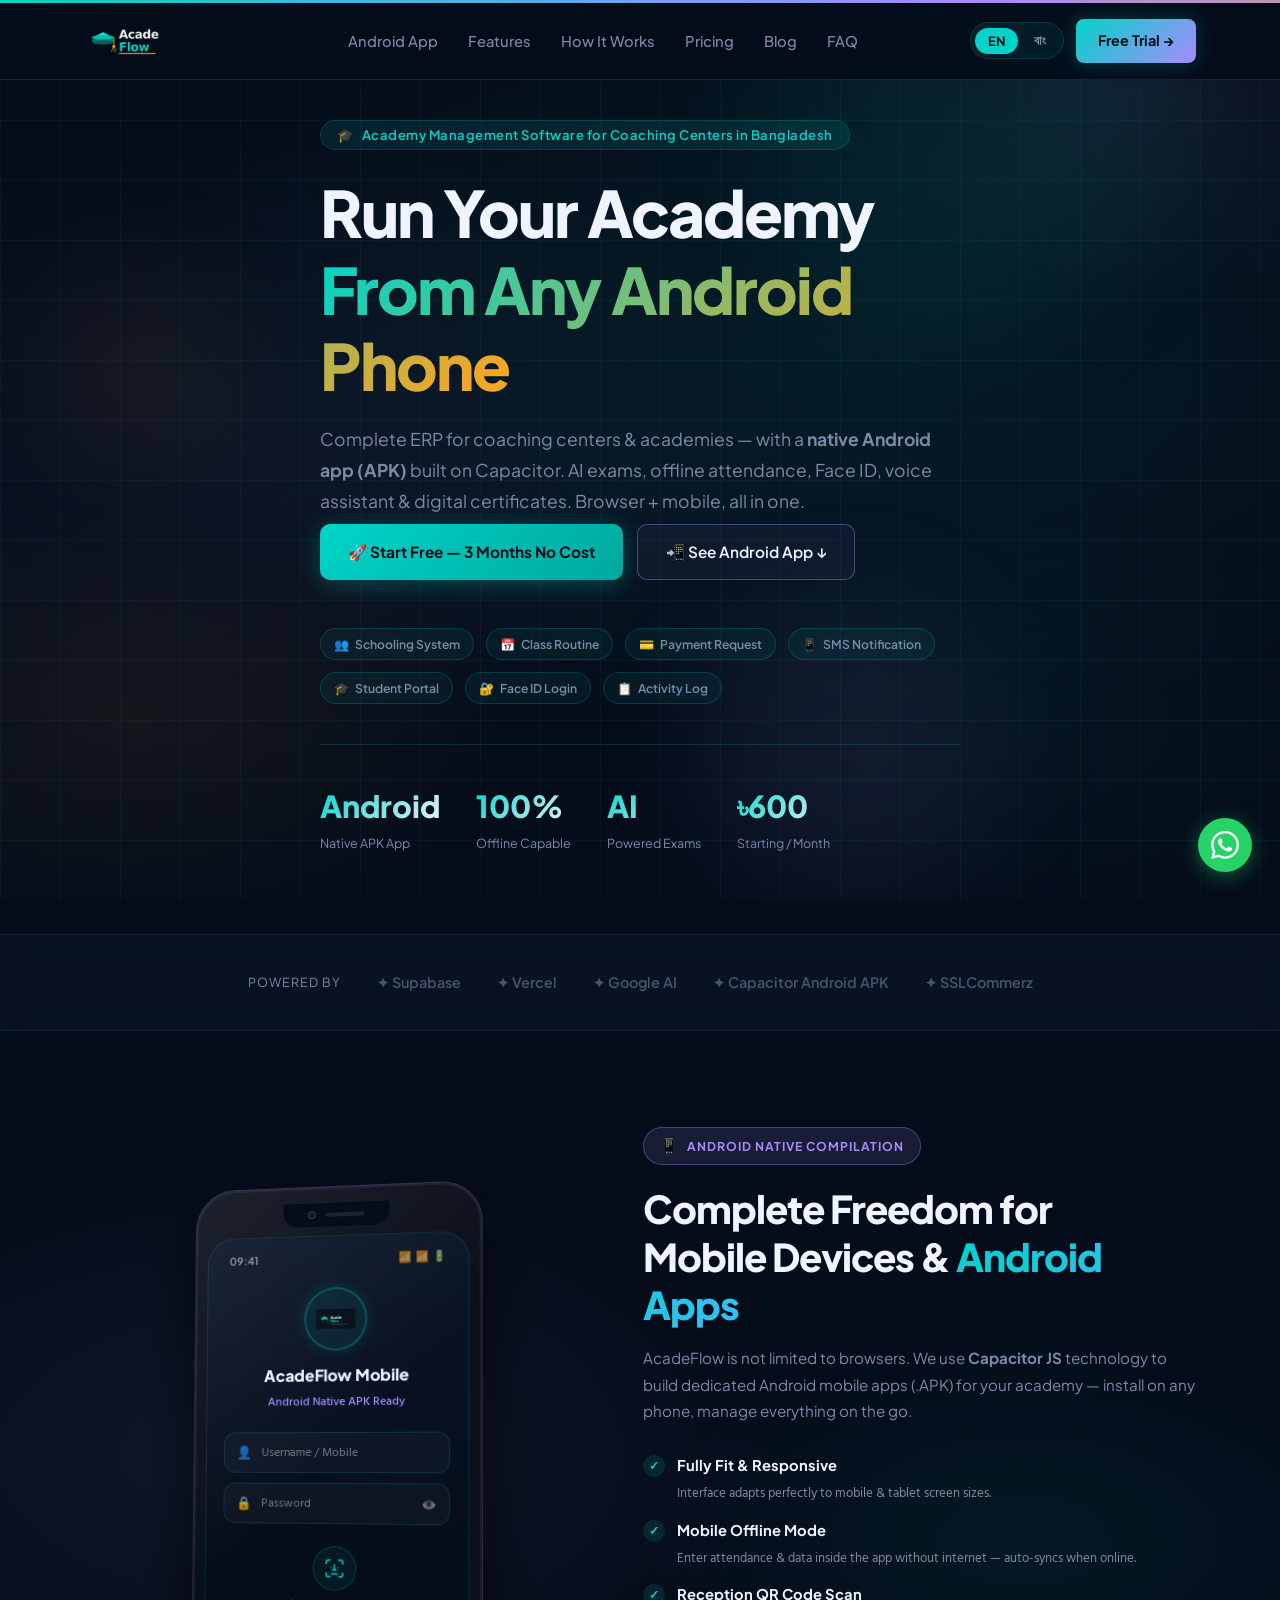
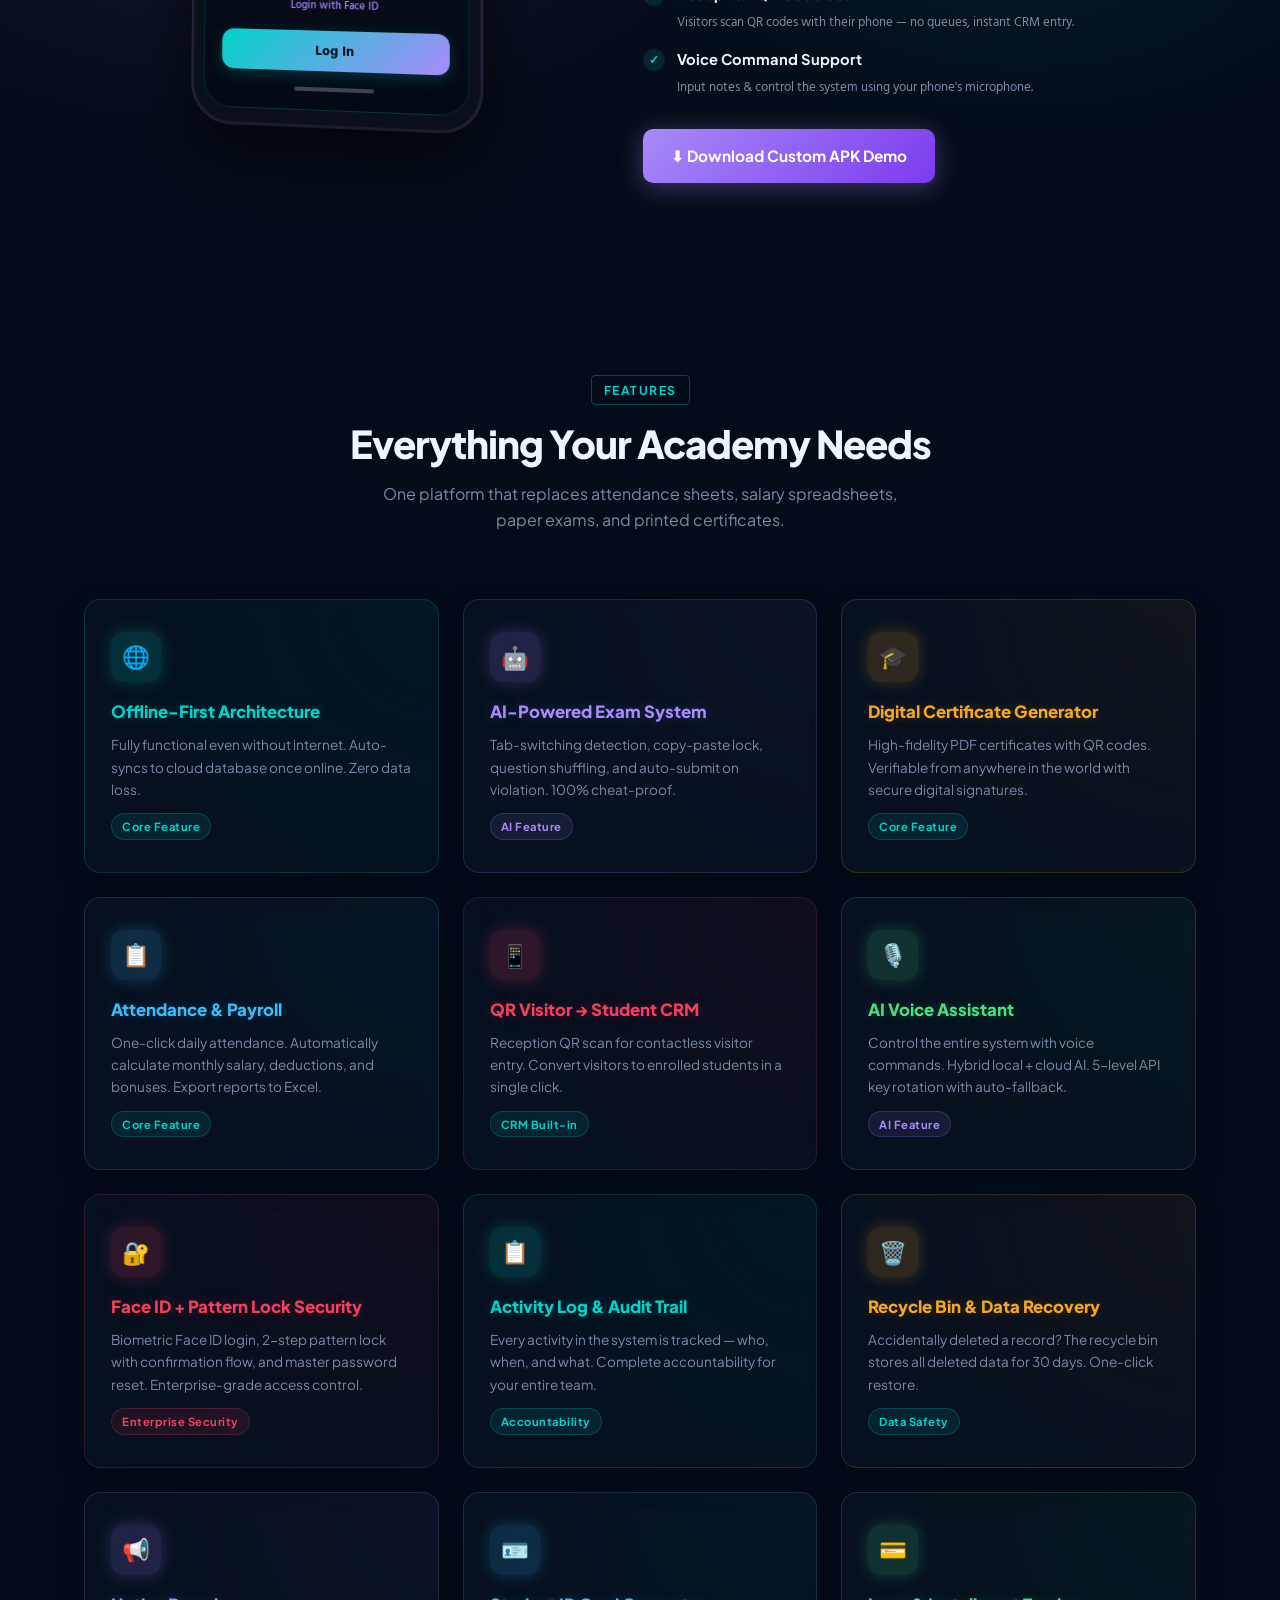
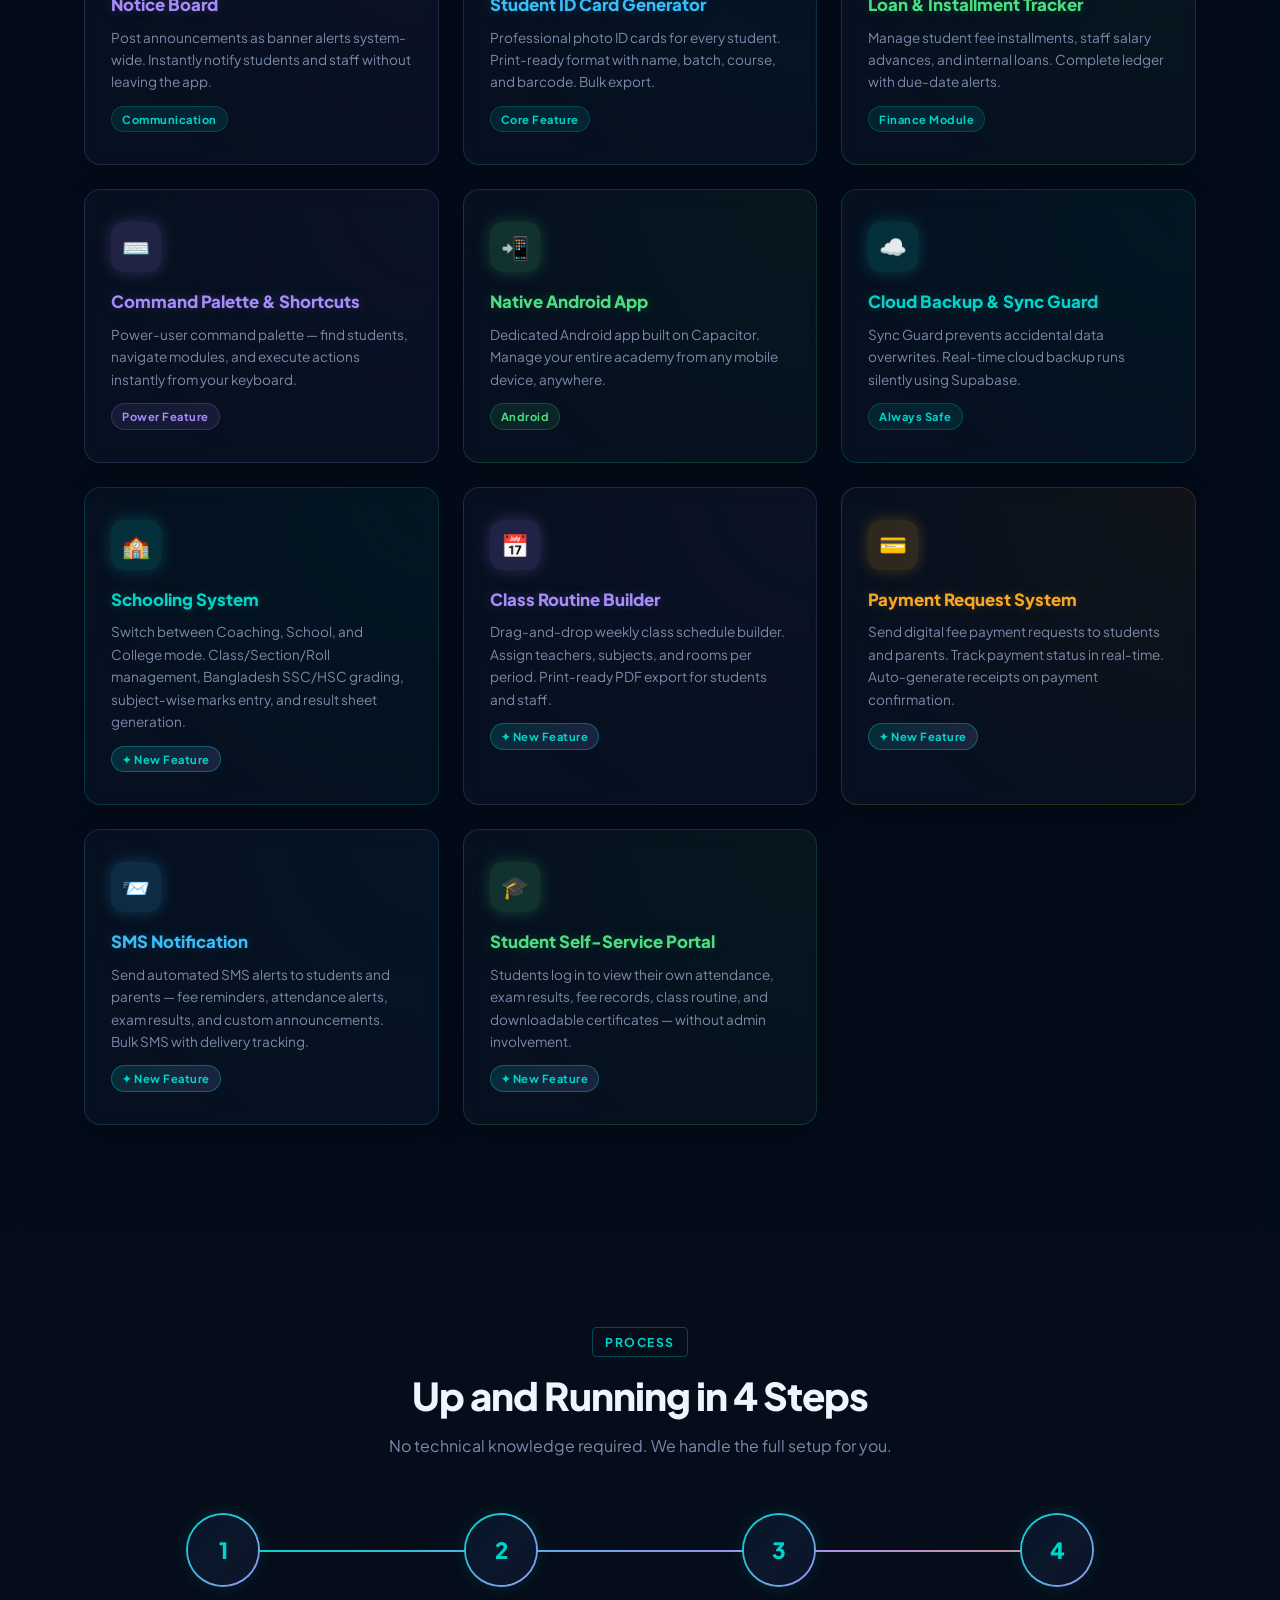
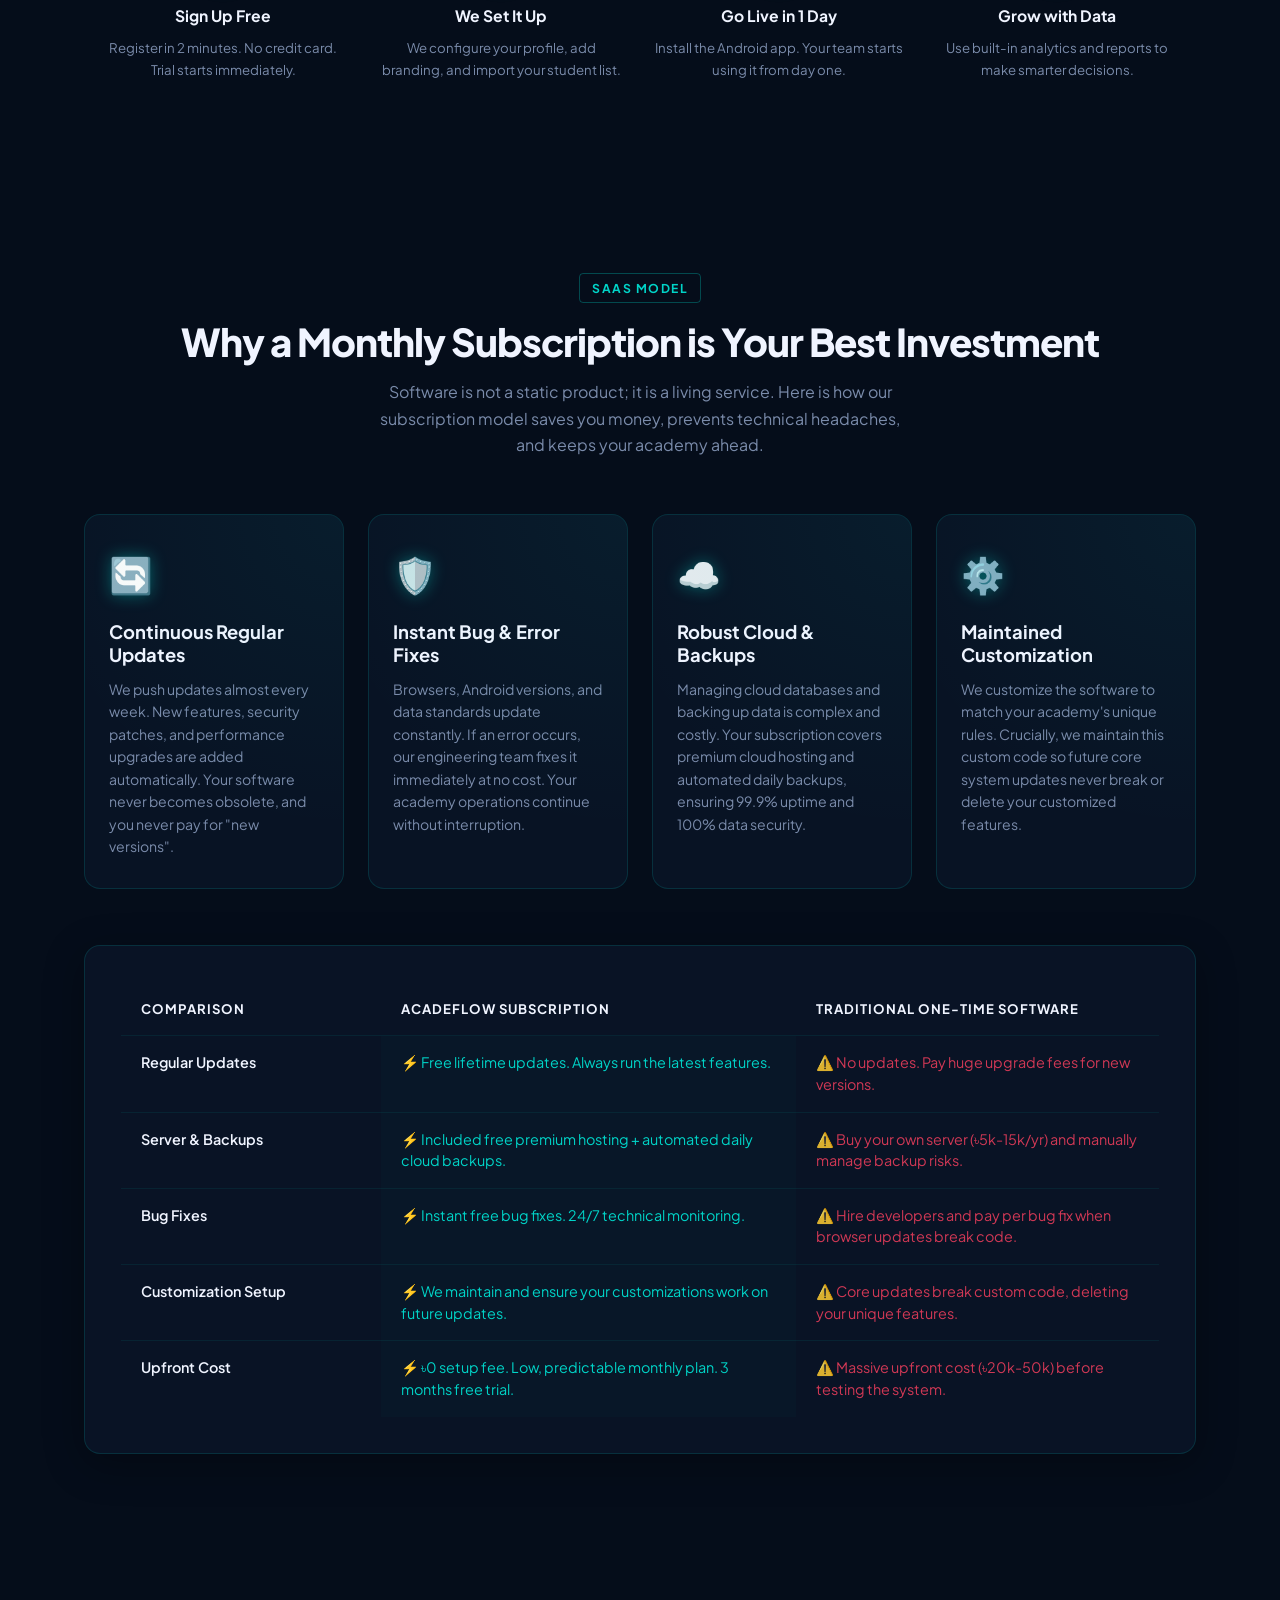
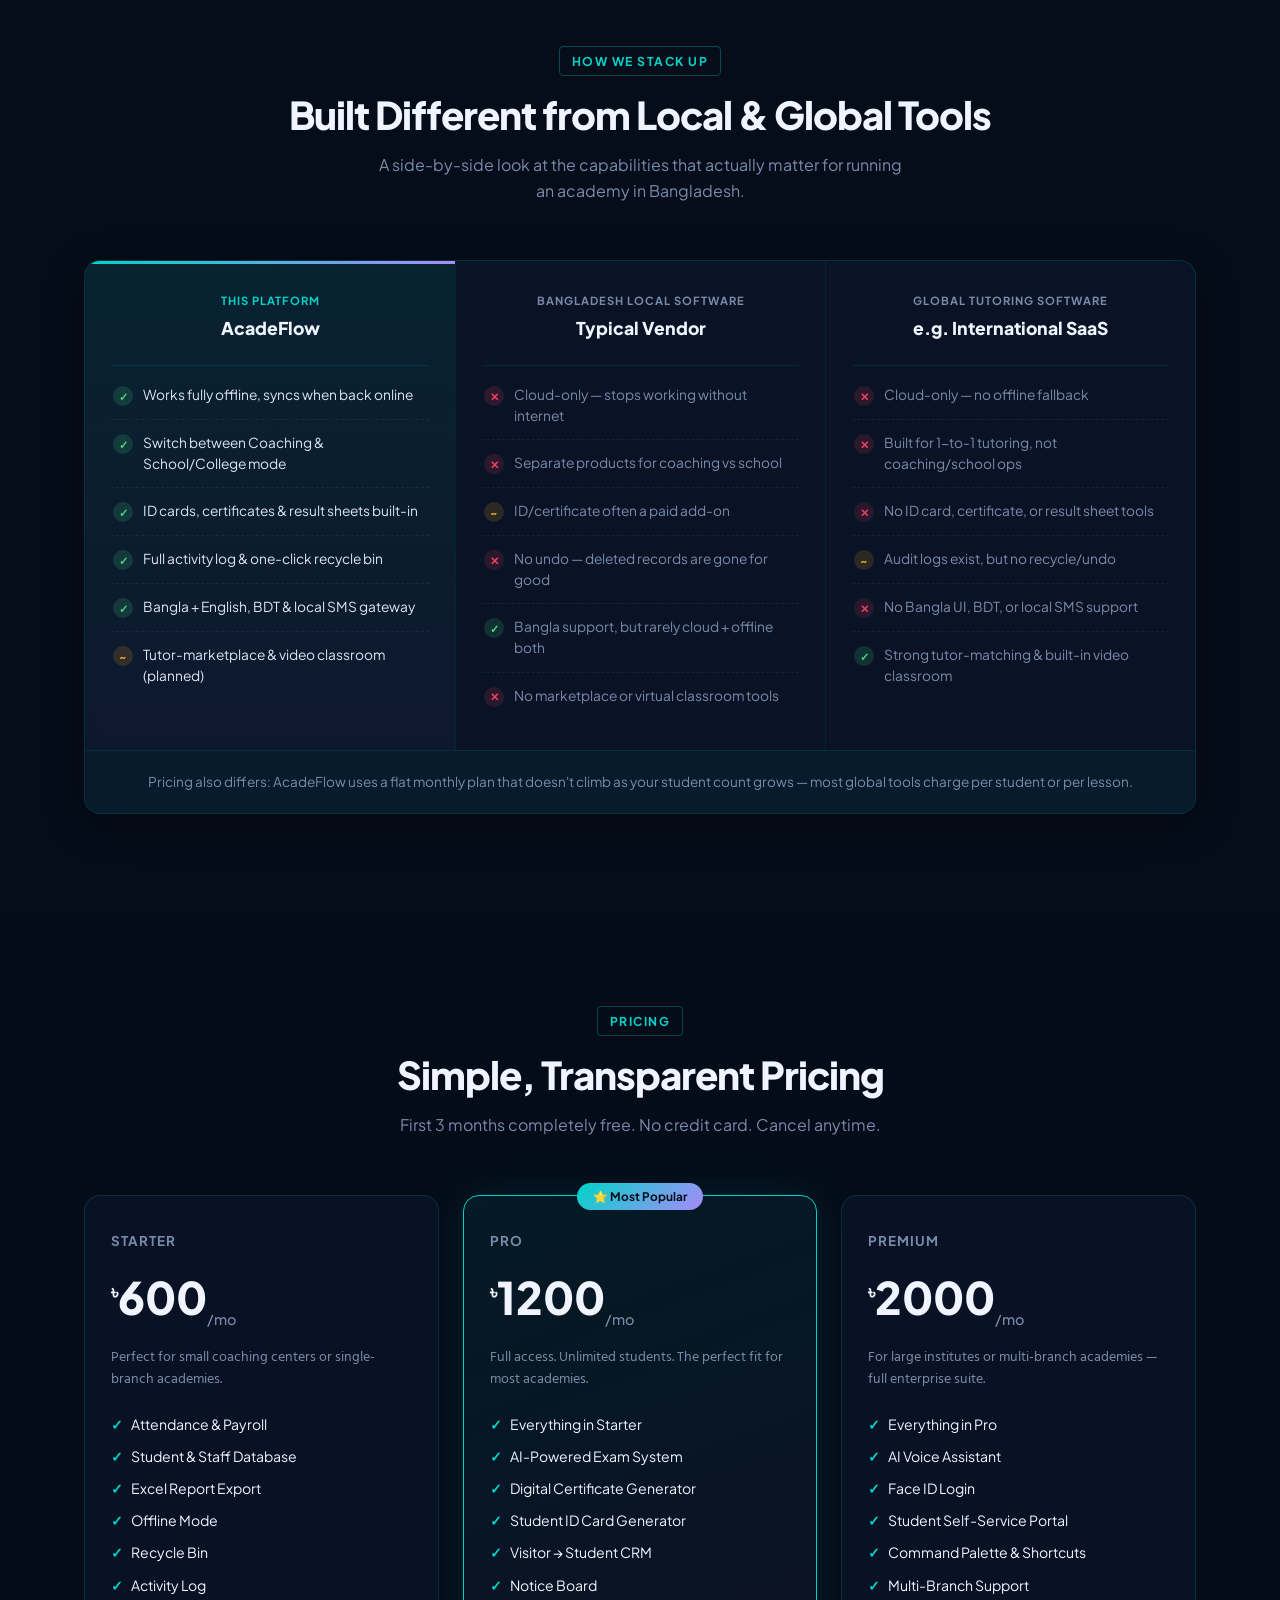
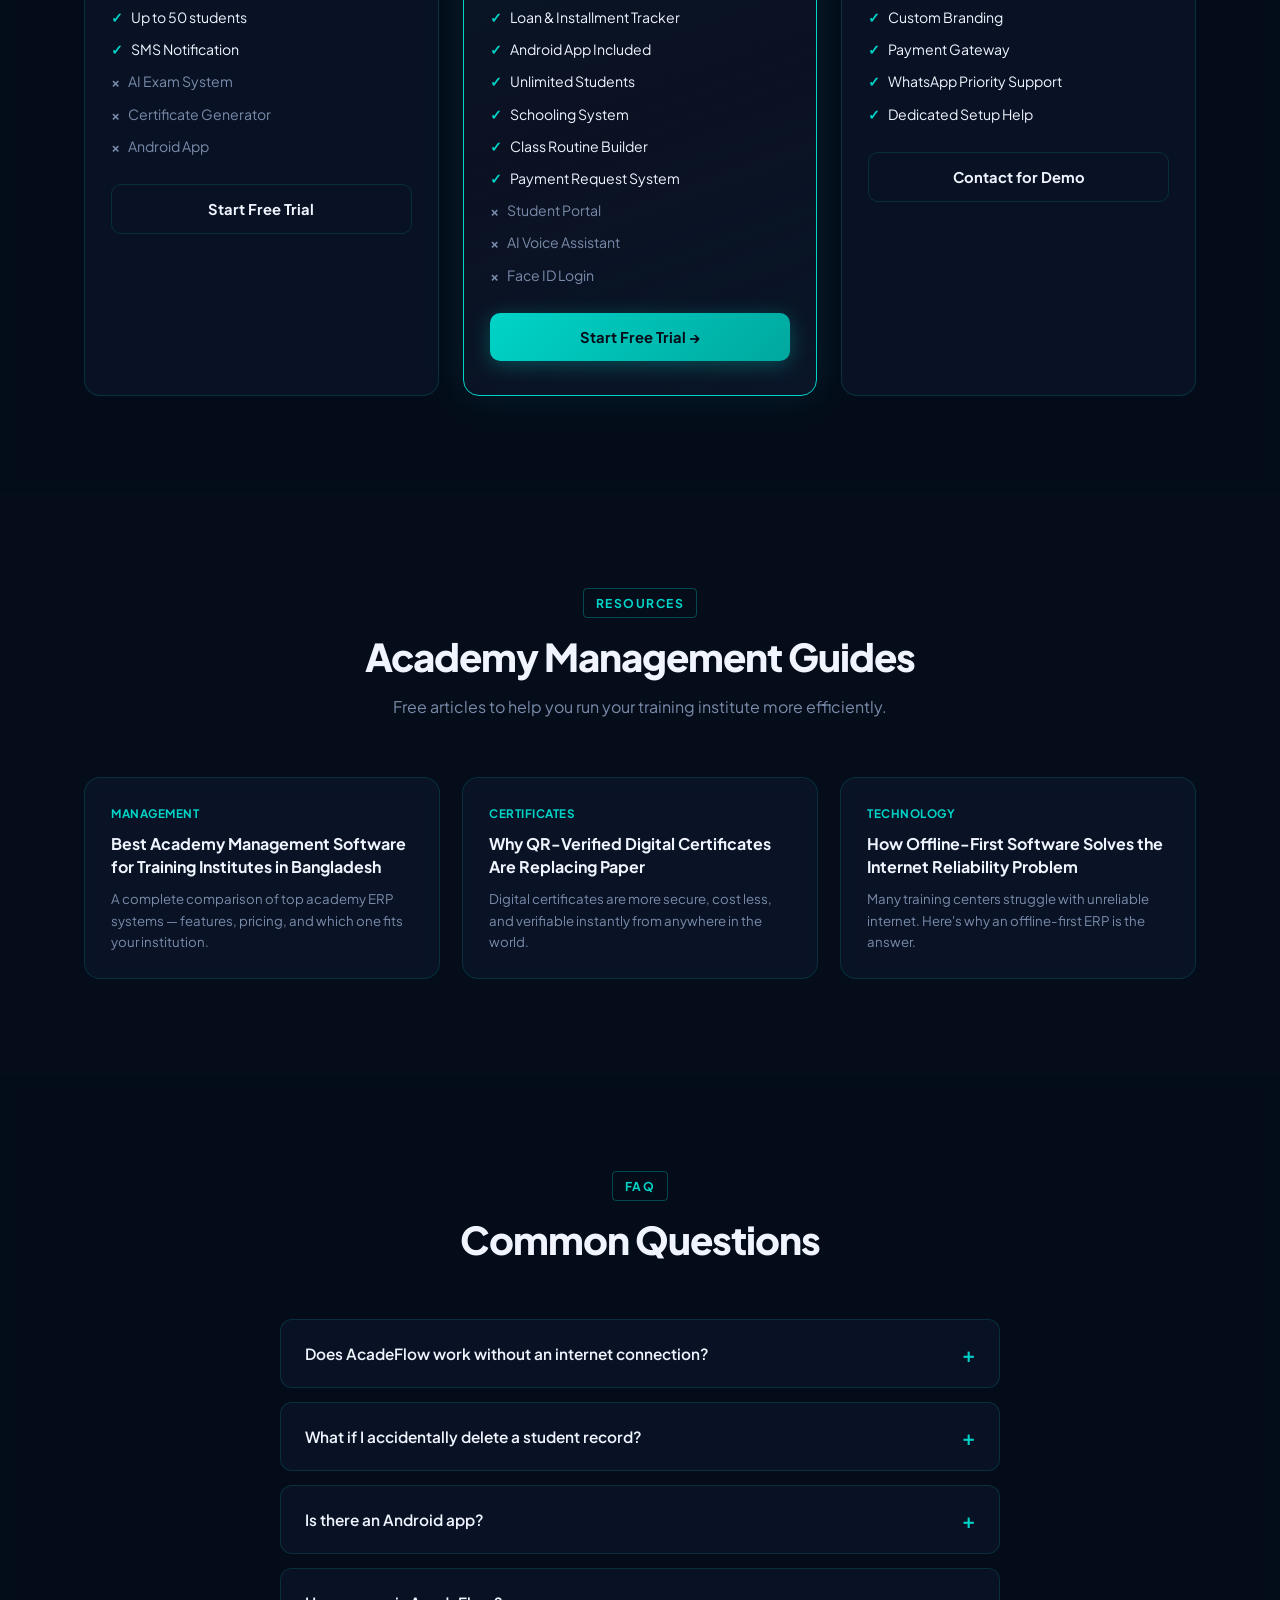
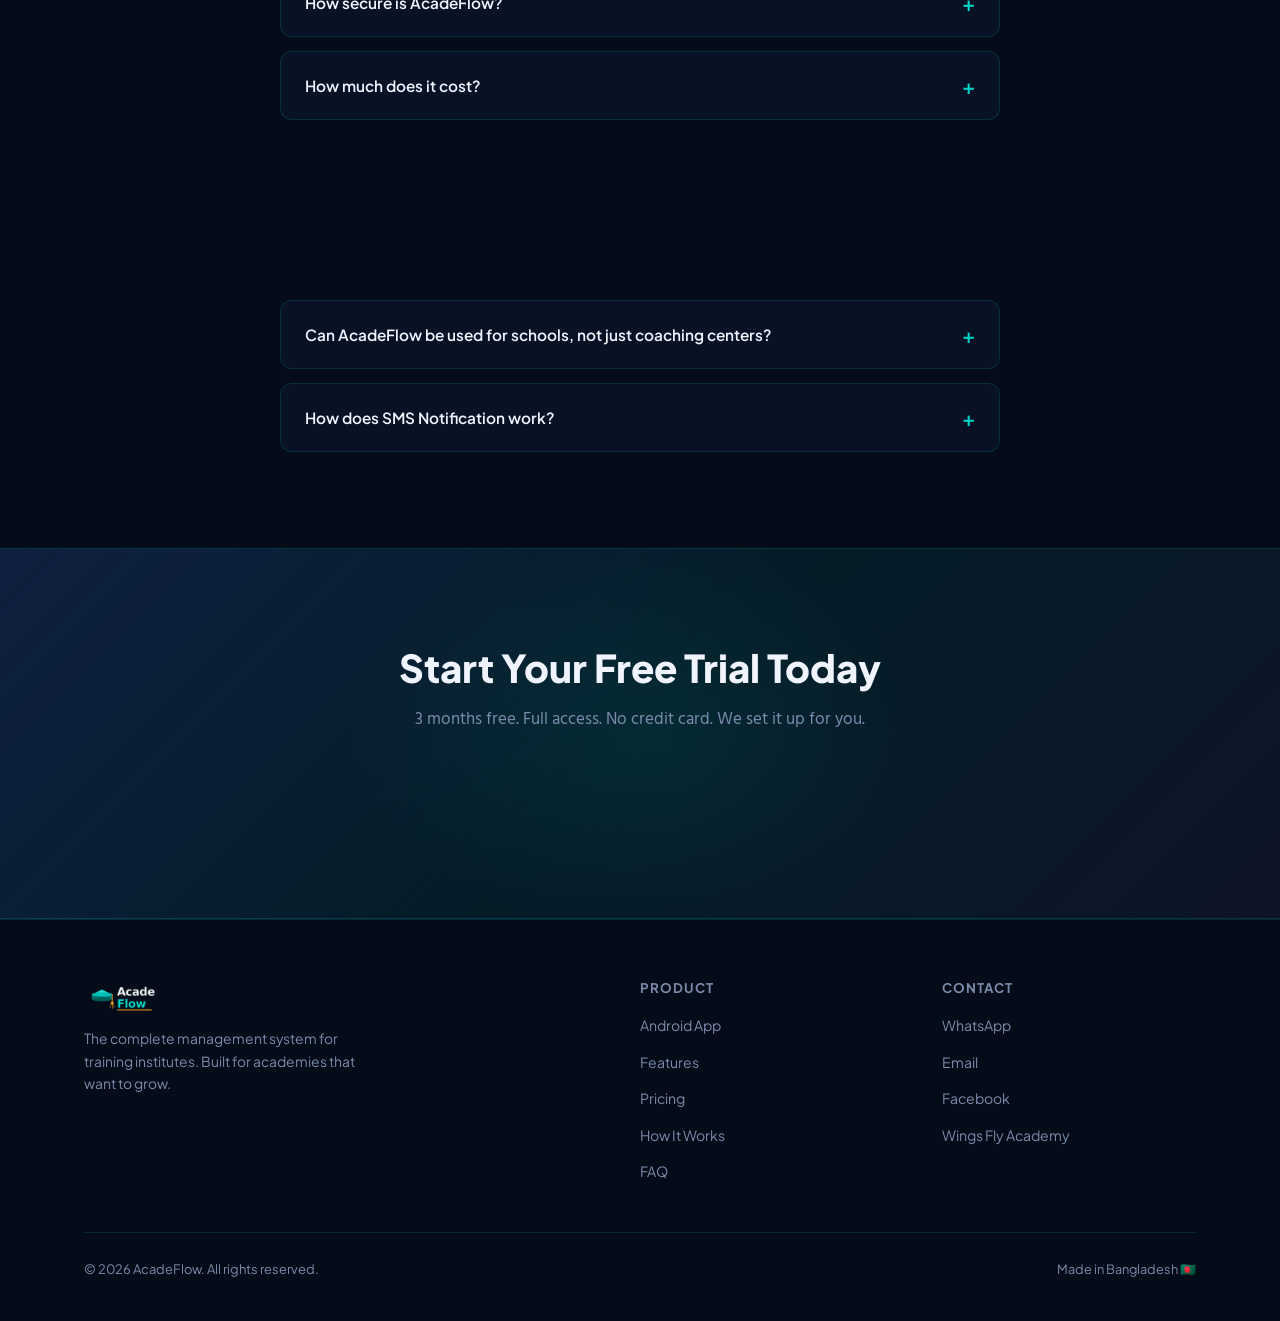
<file: index.html>
<!DOCTYPE html>
<html lang="en">
<head>
  <meta charset="UTF-8" />
  <meta name="viewport" content="width=device-width, initial-scale=1.0" />
  <title>AcadeFlow — Next-Gen AI-Powered Academy Management ERP</title>
  <meta name="description" content="AcadeFlow — Next-gen academy &amp; school management ERP with native Android app. Schooling system, class routine, payment requests, SMS notifications, student portal, offline attendance, AI exams, Face ID &amp; digital certificates. Free 3-month trial." />
  <meta name="keywords" content="academy management software, school management software, coaching center ERP, class routine software, sms notification academy, student portal, payment request academy, academy ERP apk, android academy management app, offline academy software" />
  <meta name="robots" content="index, follow" />
  <link rel="canonical" href="https://acade-flow.vercel.app/" />
  <link rel="icon" type="image/x-icon" href="/favicon.ico" />
  <link rel="icon" type="image/png" sizes="16x16" href="/favicon-16.png" />
  <link rel="icon" type="image/png" sizes="32x32" href="/favicon-32.png" />
  <link rel="icon" type="image/png" sizes="48x48" href="/favicon-48.png" />
  <link rel="icon" type="image/png" sizes="96x96" href="/favicon-96.png" />
  <link rel="icon" type="image/png" sizes="144x144" href="/favicon-144.png" />
  <link rel="icon" type="image/png" sizes="192x192" href="/favicon-192.png" />
  <link rel="apple-touch-icon" sizes="180x180" href="/apple-touch-icon.png" />
  <link rel="manifest" href="/site.webmanifest" />
  <meta name="theme-color" content="#050d1a" />
  <meta property="og:title" content="AcadeFlow — Next-Gen AI-Powered Academy Management ERP" />
  <meta property="og:description" content="Run your coaching center or academy from browser or Android phone. Native APK, offline mode, AI exams, Face ID &amp; voice assistant — all in one ERP." />
  <meta property="og:type" content="website" />
  <meta property="og:url" content="https://acade-flow.vercel.app/" />
  <meta property="og:locale" content="en_US" />
  <meta property="og:image" content="https://acade-flow.vercel.app/og-image.png" />
  <meta property="og:image:width" content="1200" />
  <meta property="og:image:height" content="630" />
  <meta property="og:image:alt" content="AcadeFlow — Academy Management System" />
  <meta property="og:site_name" content="AcadeFlow" />
  <meta name="twitter:card" content="summary_large_image" />
  <meta name="twitter:title" content="AcadeFlow — Next-Gen AI-Powered Academy Management ERP" />
  <meta name="twitter:description" content="Native Android APK for coaching centers &amp; academies worldwide. Offline-first, AI-powered." />
  <meta name="twitter:image" content="https://acade-flow.vercel.app/og-image.png" />
  <script type="application/ld+json">
  {
    "@context": "https://schema.org",
    "@type": "SoftwareApplication",
    "name": "AcadeFlow Academy ERP",
    "applicationCategory": "BusinessApplication",
    "operatingSystem": "Android, Web",
    "offers": {
      "@type": "Offer",
      "price": "10",
      "priceCurrency": "USD",
      "description": "Starting from $10/month after 3-month free trial"
    },
    "description": "Complete academy management system for coaching centers & schools worldwide with native Android app, offline mode, AI exams, and Face ID login.",
    "featureList": "Native Android APK, Offline Mode, AI Exams, Face ID, Voice Assistant, Digital Certificates, Attendance, Payroll, Schooling System, Class Routine Builder, Payment Request, SMS Notification, Student Portal",
    "provider": {
      "@type": "Organization",
      "name": "AcadeFlow",
      "url": "https://acade-flow.vercel.app/"
    }
  }
  </script>
  <script type="application/ld+json">
  {
    "@context": "https://schema.org",
    "@type": "Organization",
    "name": "AcadeFlow",
    "url": "https://acade-flow.vercel.app/",
    "logo": "https://acade-flow.vercel.app/acadeflow_logo.png",
    "description": "Academy management ERP for coaching centers and training institutes worldwide, with native Android app, offline mode, AI exams, and Face ID security.",
    "areaServed": "Worldwide",
    "sameAs": [
      "https://wingsflyaviationacademy.com",
      "https://www.facebook.com/profile.php?id=61591064115325"
    ],
    "contactPoint": {
      "@type": "ContactPoint",
      "contactType": "customer support",
      "url": "https://wa.me/8801990111804",
      "areaServed": "Worldwide",
      "availableLanguage": ["en", "bn"]
    }
  }
  </script>
  <script type="application/ld+json">
  {
    "@context": "https://schema.org",
    "@type": "FAQPage",
    "mainEntity": [
      {
        "@type": "Question",
        "name": "Does AcadeFlow work without an internet connection?",
        "acceptedAnswer": {
          "@type": "Answer",
          "text": "Yes — fully offline-first. Attendance, exams, salary — everything works without internet. Data auto-syncs to cloud the moment you reconnect."
        }
      },
      {
        "@type": "Question",
        "name": "What if I accidentally delete a student record?",
        "acceptedAnswer": {
          "@type": "Answer",
          "text": "Nothing is permanently lost. The built-in Recycle Bin holds all deleted records for 30 days. One-click restore — students, payments, staff records, everything."
        }
      },
      {
        "@type": "Question",
        "name": "Is there an Android app?",
        "acceptedAnswer": {
          "@type": "Answer",
          "text": "Yes. Pro and Premium subscribers get a native Android app. Manage your entire academy from any Android phone, anywhere."
        }
      },
      {
        "@type": "Question",
        "name": "How secure is AcadeFlow?",
        "acceptedAnswer": {
          "@type": "Answer",
          "text": "Very. Three independent layers — Face ID biometric login, 2-step Pattern Lock, and master password. Every action is logged in the Activity Audit Trail."
        }
      },
      {
        "@type": "Question",
        "name": "How much does it cost?",
        "acceptedAnswer": {
          "@type": "Answer",
          "text": "First 3 months are completely free — no credit card, no hidden fees. After that, plans start from just ৳600/month."
        }
      },
      {
        "@type": "Question",
        "name": "Why is there a monthly subscription fee instead of a one-time purchase?",
        "acceptedAnswer": {
          "@type": "Answer",
          "text": "Academy software requires continuous servers, automatic backups, and developer support. Our subscription fee covers high-speed hosting, daily cloud backups, regular updates with new features, and instant priority developer support."
        }
      },
      {
        "@type": "Question",
        "name": "Who handles the technical setup?",
        "acceptedAnswer": {
          "@type": "Answer",
          "text": "We do. No technical knowledge needed on your part. Premium plan includes dedicated WhatsApp priority support."
        }
      }
    ]
  }
  </script>
  <link rel="preconnect" href="https://fonts.googleapis.com" />
  <link rel="preconnect" href="https://fonts.gstatic.com" crossorigin />
  <link rel="preload" as="style" href="https://fonts.googleapis.com/css2?family=Plus+Jakarta+Sans:wght@400;500;600;700;800;900&family=Hind+Siliguri:wght@400;500;600;700&display=optional" />
  <link rel="stylesheet" href="https://fonts.googleapis.com/css2?family=Plus+Jakarta+Sans:wght@400;500;600;700;800;900&family=Hind+Siliguri:wght@400;500;600;700&display=optional" media="print" onload="this.media='all'" />
  <noscript>
    <link rel="stylesheet" href="https://fonts.googleapis.com/css2?family=Plus+Jakarta+Sans:wght@400;500;600;700;800;900&family=Hind+Siliguri:wght@400;500;600;700&display=optional" />
  </noscript>

  <style>
/* ============================================================
   AcadeFlow — SOURCE CSS FILE
   This file is NOT linked directly from any HTML page.
   It is inlined into <style> tags in Index.html and every
   blog/*/index.html page at build time, to avoid an extra
   render-blocking network request (which was costing real
   PageSpeed points).

   HOW TO EDIT:
   1. Make your changes in this file.
   2. Run: python3 inline-css.py
      (re-inlines this file into all 4 HTML pages automatically)
   3. Deploy.
   ============================================================ */

    :root {
      --navy:#050d1a; --navy2:#0a1628; --navy3:#0f2040;
      --teal:#00d4c8; --teal2:#00a89e; --amber:#f5a623;
      --purple:#a78bfa; --rose:#f43f5e; --sky:#38bdf8; --green:#4ade80;
      --white:#f0f4ff; --muted:#7a8baa; --border:rgba(0,212,200,0.15);
      --font-en:'Plus Jakarta Sans',sans-serif; --font-bn:'Hind Siliguri',sans-serif;
      --radius:16px;
    }
    *,*::before,*::after{box-sizing:border-box;margin:0;padding:0;}
    html{scroll-behavior:smooth;}
    body{background:#050d1a;color:#f0f4ff;font-family:'Plus Jakarta Sans',sans-serif;line-height:1.65;overflow-x:hidden;}
    h1,h2,h3,h4{font-weight:800;line-height:1.2;}
    .bn{font-family:'Hind Siliguri',sans-serif;}
    .container{max-width:1160px;margin:0 auto;padding:0 24px;}
    section{padding:96px 0;}

    /* CURSOR TRAIL */
    .cursor-particle{position:fixed;pointer-events:none;border-radius:50%;z-index:99997;animation:particleFade 0.8s ease forwards;}
    @keyframes particleFade{0%{opacity:1;transform:scale(1);}100%{opacity:0;transform:scale(0);}}

    /* COLOR BAR */
    .color-bar{height:3px;background:linear-gradient(90deg,#00d4c8,#a78bfa,#f5a623,#f43f5e,#38bdf8);background-size:300% auto;animation:gradShift 6s ease infinite;position:fixed;top:0;left:0;right:0;z-index:1001;}
    @keyframes gradShift{0%{background-position:0% center;}50%{background-position:100% center;}100%{background-position:0% center;}}

    /* SPLASH */
    .splash{position:fixed;inset:0;background:radial-gradient(circle at center,#0a1728 0%,#02050a 100%);display:flex;align-items:center;justify-content:center;z-index:10000;flex-direction:column;gap:20px;}
    .splash-ring{position:relative;width:260px;height:260px;}
    .ring1{position:absolute;inset:0;border-radius:50%;border:3px solid transparent;border-top-color:#00d4c8;animation:spin 2s linear infinite;box-shadow:0 0 40px rgba(0,212,200,0.5);}
    .ring2{position:absolute;inset:-14px;border-radius:50%;border:2px solid transparent;border-bottom-color:#a78bfa;animation:spin 3s linear infinite reverse;}
    @keyframes spin{to{transform:rotate(360deg);}}
    @keyframes pulse{0%,100%{filter:drop-shadow(0 0 20px rgba(0,212,200,0.6));}50%{filter:drop-shadow(0 0 40px rgba(0,212,200,0.95));}}
    .splash-title{font-size:1.9rem;font-weight:800;background:linear-gradient(135deg,#00d4c8,#f0f4ff,#a78bfa);-webkit-background-clip:text;-webkit-text-fill-color:transparent;animation:fadeUp 0.8s ease 0.3s both;}
    .splash-sub{font-size:0.92rem;color:#7a8baa;font-family:'Hind Siliguri',sans-serif;animation:fadeUp 0.8s ease 0.6s both;}
    .splash-btn{background:linear-gradient(135deg,#00d4c8,#a78bfa);color:#050d1a;font-weight:700;padding:13px 34px;border:none;border-radius:10px;cursor:pointer;font-size:0.98rem;font-family:'Plus Jakarta Sans',sans-serif;position:relative;overflow:hidden;animation:fadeUp 0.8s ease 0.9s both;transition:transform 0.2s;}
    .splash-btn:hover{transform:scale(1.05);}
    .btn-shine{position:absolute;inset:0;background:linear-gradient(135deg,transparent,rgba(255,255,255,0.18),transparent);animation:shine 2s ease-in-out infinite;}
    @keyframes shine{0%{transform:translateX(-100%);}100%{transform:translateX(200%);}}
    @keyframes fadeUp{from{opacity:0;transform:translateY(20px);}to{opacity:1;transform:translateY(0);}}
    .splash-particles{position:absolute;inset:0;pointer-events:none;overflow:hidden;}

    /* NAV */
    nav{position:fixed;top:0;left:0;right:0;z-index:999;background:rgba(5,13,26,0.92);backdrop-filter:blur(16px);border-bottom:1px solid rgba(0,212,200,0.15);margin-top:3px;}
    .nav-inner{display:flex;align-items:center;justify-content:space-between;height:76px;max-width:1160px;margin:0 auto;padding:0 24px;}
    .logo{text-decoration:none;display:flex;align-items:center;}
    .logo img{height:38px;width:auto;display:block;}
    .nav-links{display:flex;gap:30px;list-style:none;}
    .nav-links a{color:#7a8baa;text-decoration:none;font-size:0.92rem;font-weight:500;transition:color 0.2s;}
    .nav-links a:hover{color:#00d4c8;}
    .nav-right{display:flex;align-items:center;gap:12px;}
    .lang-toggle{display:flex;align-items:center;gap:3px;background:rgba(0,212,200,0.08);border:1px solid rgba(0,212,200,0.15);border-radius:100px;padding:4px;}
    .lang-btn{background:none;border:none;cursor:pointer;padding:5px 13px;border-radius:100px;font-size:0.8rem;font-weight:700;color:#7a8baa;font-family:'Plus Jakarta Sans',sans-serif;transition:all 0.2s;}
    .lang-btn.active{background:#00d4c8;color:#050d1a;}
    .nav-cta{background:linear-gradient(135deg,#00d4c8,#a78bfa);color:#050d1a;font-weight:700;padding:10px 22px;border-radius:8px;text-decoration:none;font-size:0.9rem;transition:all 0.3s;box-shadow:0 0 20px rgba(0,212,200,0.25);}
    .nav-cta:hover{transform:translateY(-2px);box-shadow:0 0 30px rgba(0,212,200,0.5);}
    /* Lang visibility */
    [data-lang="en"] .only-bn{display:none!important;}
    [data-lang="bn"] .only-en{display:none!important;}

    /* MOBILE NAV TOGGLE */
    .nav-toggle{display:none;flex-direction:column;justify-content:center;gap:5px;width:38px;height:38px;background:rgba(0,212,200,0.08);border:1px solid rgba(0,212,200,0.15);border-radius:8px;cursor:pointer;padding:0;}
    .nav-toggle span{display:block;width:18px;height:2px;margin:0 auto;background:#00d4c8;border-radius:2px;transition:transform 0.25s ease,opacity 0.25s ease;}
    .nav-toggle[aria-expanded="true"] span:nth-child(1){transform:translateY(7px) rotate(45deg);}
    .nav-toggle[aria-expanded="true"] span:nth-child(2){opacity:0;}
    .nav-toggle[aria-expanded="true"] span:nth-child(3){transform:translateY(-7px) rotate(-45deg);}
    @media(max-width:800px){
      .nav-toggle{display:flex;}
      .nav-links{
        display:flex;position:fixed;top:76px;left:0;right:0;flex-direction:column;gap:0;
        background:rgba(5,13,26,0.98);backdrop-filter:blur(16px);border-bottom:1px solid rgba(0,212,200,0.15);
        max-height:0;overflow:hidden;padding:0 24px;transition:max-height 0.3s ease,padding 0.3s ease;
      }
      .nav-links.open{max-height:420px;padding:12px 24px 20px;}
      .nav-links li{width:100%;border-bottom:1px solid rgba(0,212,200,0.15);}
      .nav-links li:last-child{border-bottom:none;}
      .nav-links a{display:block;padding:14px 4px;font-size:1rem;}
    }

    /* GLOBAL BACKGROUND */
    .global-bg {
      position: fixed;
      inset: 0;
      z-index: -1;
      pointer-events: none;
      overflow: hidden;
      background: #050d1a;
      background-image: 
        radial-gradient(ellipse 80% 60% at 65% 40%, rgba(0, 212, 200, 0.08) 0%, transparent 70%),
        radial-gradient(ellipse 50% 40% at 10% 80%, rgba(245, 166, 35, 0.06) 0%, transparent 60%),
        radial-gradient(ellipse 40% 40% at 90% 10%, rgba(167, 139, 250, 0.07) 0%, transparent 60%),
        radial-gradient(ellipse 60% 50% at 20% 50%, rgba(167, 139, 250, 0.05) 0%, transparent 70%),
        radial-gradient(ellipse 50% 40% at 80% 80%, rgba(0, 212, 200, 0.04) 0%, transparent 60%);
    }

    /* HERO */
    .hero{min-height:100vh;display:flex;align-items:center;padding:120px 0 80px;position:relative;overflow:hidden;}
    .hero-bg{position:absolute;inset:0;background:transparent;}
    .grid-lines{position:absolute;inset:0;background-image:linear-gradient(rgba(0,212,200,0.05) 1px,transparent 1px),linear-gradient(90deg,rgba(0,212,200,0.05) 1px,transparent 1px);background-size:60px 60px;animation:gridPulse 8s ease-in-out infinite;}
    @keyframes gridPulse{0%,100%{opacity:0.6;}50%{opacity:1;}}
    .orb{position:absolute;border-radius:50%;filter:blur(60px);animation:orbFloat 12s ease-in-out infinite;}
    .orb1{width:420px;height:420px;background:rgba(0,212,200,0.07);top:-100px;right:8%;}
    .orb2{width:300px;height:300px;background:rgba(167,139,250,0.07);bottom:0;right:22%;animation-delay:-4s;}
    .orb3{width:200px;height:200px;background:rgba(245,166,35,0.05);top:30%;left:3%;animation-delay:-8s;}
    @keyframes orbFloat{0%,100%{transform:translateY(0) scale(1);}50%{transform:translateY(-40px) scale(1.1);}}
    /* Flying planes */
    .plane{position:absolute;pointer-events:none;opacity:0;animation:fly1 30s linear infinite;display:flex;align-items:center;gap:8px;}
    .plane2{animation:fly2 40s linear infinite;animation-delay:15s;}
    .plane-emoji{font-size:18px;filter:drop-shadow(0 0 10px rgba(0,212,200,0.8));}
    .plane-trail{width:100px;height:1px;background:linear-gradient(to left,transparent,rgba(0,212,200,0.6));}
    @keyframes fly1{0%{left:-5%;top:22%;opacity:0;}5%{opacity:0.9;}90%{opacity:0.9;}100%{left:110%;top:9%;opacity:0;}}
    @keyframes fly2{0%{left:110%;top:65%;opacity:0;transform:scaleX(-1);}5%{opacity:0.5;}90%{opacity:0.5;}100%{left:-8%;top:48%;opacity:0;transform:scaleX(-1);}}
    /* Shooting stars */
    .star{position:absolute;width:90px;height:1px;pointer-events:none;background:linear-gradient(to right,transparent,#00d4c8);animation:shootStar 7s ease-in-out infinite;opacity:0;}
    @keyframes shootStar{0%{transform:translateX(-180px) rotate(-30deg);opacity:0;}10%{opacity:1;}40%{opacity:0;}100%{transform:translateX(380px) rotate(-30deg);opacity:0;}}
    .hero-content{position:relative;z-index:2;max-width:640px;}
    .eyebrow{display:inline-flex;align-items:center;gap:8px;background:rgba(0,212,200,0.1);border:1px solid rgba(0,212,200,0.15);border-radius:100px;padding:6px 16px;font-size:0.82rem;font-weight:600;color:#00d4c8;letter-spacing:0.5px;margin-bottom:24px;animation:pulseBadge 3s ease-in-out infinite;}
    .eyebrow::before{content:'🎓';}
    @keyframes pulseBadge{0%,100%{box-shadow:0 0 0 0 rgba(0,212,200,0.2);}50%{box-shadow:0 0 0 8px rgba(0,212,200,0);}}
    h1.hero-h1{font-size:clamp(2.4rem,5vw,4rem);letter-spacing:-2px;margin-bottom:20px;}
    h1.hero-h1 em{font-style:normal;background:linear-gradient(135deg,#00d4c8,#f5a623,#a78bfa);background-size:200% auto;-webkit-background-clip:text;-webkit-text-fill-color:transparent;animation:gradShift 4s ease infinite;}
    .hero-sub{font-size:1.1rem;color:#7a8baa;margin-bottom:8px;line-height:1.75;}
    .hero-sub-bn{font-family:'Hind Siliguri',sans-serif;font-size:0.97rem;color:rgba(120,139,170,0.8);margin-bottom:36px;}
    .hero-btns{display:flex;gap:14px;flex-wrap:wrap;margin-bottom:48px;}
    .btn-p{background:linear-gradient(135deg,#00d4c8,#00a89e);color:#050d1a;font-weight:700;padding:14px 28px;border-radius:10px;text-decoration:none;font-size:0.96rem;transition:all 0.3s;display:inline-flex;align-items:center;gap:8px;box-shadow:0 4px 24px rgba(0,212,200,0.3);position:relative;overflow:hidden;}
    .btn-p::before{content:'';position:absolute;inset:0;background:linear-gradient(135deg,transparent,rgba(255,255,255,0.15),transparent);transform:translateX(-100%);transition:transform 0.6s;}
    .btn-p:hover::before{transform:translateX(100%);}
    .btn-p:hover{transform:translateY(-3px);box-shadow:0 8px 32px rgba(0,212,200,0.5);}
    .btn-s{border:1px solid rgba(167,139,250,0.4);color:#f0f4ff;font-weight:600;padding:14px 28px;border-radius:10px;text-decoration:none;font-size:0.96rem;transition:all 0.3s;display:inline-flex;align-items:center;gap:8px;background:rgba(167,139,250,0.05);}
    .btn-s:hover{border-color:#a78bfa;color:#a78bfa;background:rgba(167,139,250,0.1);transform:translateY(-3px);}
    /* Hero security badges */
    .sec-badges{display:flex;gap:12px;flex-wrap:wrap;margin-bottom:40px;}
    .sec-badge{display:flex;align-items:center;gap:6px;background:rgba(0,212,200,0.06);border:1px solid rgba(0,212,200,0.18);border-radius:100px;padding:5px 13px;font-size:0.76rem;font-weight:600;color:#7a8baa;}
    .sec-badge .icon{color:#00d4c8;}
    .hero-stats{display:flex;gap:36px;padding-top:36px;border-top:1px solid rgba(0,212,200,0.15);}
    .stat-n{font-size:1.9rem;font-weight:900;background:linear-gradient(135deg,#00d4c8,#f0f4ff);-webkit-background-clip:text;-webkit-text-fill-color:transparent;}
    .stat-l{font-size:0.78rem;color:#7a8baa;margin-top:2px;}
    @media(max-width:600px){.hero-stats{flex-wrap:wrap;gap:20px;}.hero-btns{flex-direction:column;}}

    /* ANDROID SHOWCASE */
    .android-section{background:transparent;position:relative;overflow:hidden;}
    .android-section::before{content:'';position:absolute;inset:0;background:radial-gradient(ellipse 60% 50% at 20% 50%,rgba(167,139,250,0.08) 0%,transparent 70%),radial-gradient(ellipse 50% 40% at 80% 60%,rgba(0,212,200,0.06) 0%,transparent 60%);pointer-events:none;}
    .android-grid{display:grid;grid-template-columns:1fr 1.1fr;gap:56px;align-items:center;position:relative;z-index:1;}
    .phone-wrap{display:flex;justify-content:center;perspective:900px;position:relative;}
    .phone-mock{
      width:290px;
      background:#0a0f1a;
      border-radius:40px;
      padding:16px 12px;
      box-shadow:0 30px 70px rgba(0,0,0,0.7), 0 0 0 1px rgba(167,139,250,0.35), inset 0 0 0 2px rgba(255,255,255,0.06);
      transform:rotateY(-8deg) rotateX(2deg);
      transition:transform 0.5s ease, box-shadow 0.5s ease;
      position:relative;
      overflow:hidden;
    }
    .phone-mock:hover{transform:rotateY(0deg) rotateX(0deg);box-shadow:0 40px 90px rgba(0, 212, 200, 0.25), 0 0 0 1.5px rgba(0, 212, 200, 0.5);}
    
    /* Device Frame details */
    .phone-glare {
      position: absolute;
      top: 0;
      left: 0;
      width: 100%;
      height: 100%;
      background: linear-gradient(135deg, rgba(255,255,255,0.08) 0%, rgba(255,255,255,0) 50%);
      pointer-events: none;
      z-index: 10;
      border-radius: 40px;
    }
    .phone-btn {
      position: absolute;
      background: #1e293b;
      border-radius: 2px 0 0 2px;
      z-index: 1;
    }
    .phone-btn-vol-up { left: -3px; top: 90px; width: 3px; height: 35px; }
    .phone-btn-vol-down { left: -3px; top: 135px; width: 3px; height: 35px; }
    .phone-btn-power { right: -3px; top: 110px; width: 3px; height: 45px; border-radius: 0 2px 2px 0; }
    
    .phone-notch {
      width: 110px;
      height: 25px;
      background: #050d1a;
      border-radius: 0 0 16px 16px;
      margin: 0 auto 8px;
      display: flex;
      align-items: center;
      justify-content: center;
      gap: 10px;
      border: 1px solid rgba(167,139,250,0.1);
      border-top: none;
      position: relative;
      z-index: 11;
    }
    .phone-camera {
      width: 8px;
      height: 8px;
      border-radius: 50%;
      background: #101827;
      border: 1px solid rgba(255,255,255,0.15);
    }
    .phone-speaker {
      width: 40px;
      height: 4px;
      border-radius: 10px;
      background: #1a2333;
    }

    .phone-screen{
      background:linear-gradient(180deg,#0a1528 0%,#040a14 100%);
      border-radius:28px;
      overflow:hidden;
      min-height:430px;
      padding:14px 18px 18px;
      border:1px solid rgba(0,212,200,0.15);
      position:relative;
      display:flex;
      flex-direction:column;
    }
    
    .phone-status-bar {
      display: flex;
      justify-content: space-between;
      align-items: center;
      font-size: 0.68rem;
      color: rgba(240, 244, 255, 0.6);
      margin-bottom: 20px;
      padding: 0 4px;
      font-weight: 600;
    }
    .status-icons { display: flex; gap: 4px; align-items: center; }
    .status-icon { font-size: 0.65rem; }

    .phone-logo-ring{
      width:64px;
      height:64px;
      border-radius:50%;
      background:rgba(0,212,200,0.08);
      border:2px solid rgba(0,212,200,0.25);
      display:flex;
      align-items:center;
      justify-content:center;
      margin:0 auto 12px;
      box-shadow: 0 0 15px rgba(0,212,200,0.15);
      animation: phoneLogoPulse 4s ease-in-out infinite;
    }
    @keyframes phoneLogoPulse {
      0%, 100% { transform: scale(1); box-shadow: 0 0 15px rgba(0, 212, 200, 0.15); }
      50% { transform: scale(1.05); box-shadow: 0 0 25px rgba(0, 212, 200, 0.35); }
    }
    .phone-logo-ring img{width:40px;height:40px;object-fit:contain;}
    .phone-app-name{text-align:center;font-weight:800;font-size:1rem;margin-bottom:4px;color:#f0f4ff;}
    .phone-app-sub{text-align:center;font-family:'Hind Siliguri',sans-serif;font-size:0.75rem;color:#a78bfa;margin-bottom:20px;font-weight:500;}
    
    .phone-field{
      background:rgba(255,255,255,0.03);
      border:1px solid rgba(0,212,200,0.15);
      border-radius:12px;
      padding: 9px 12px;
      margin-bottom: 10px;
      display: flex;
      align-items: center;
      gap: 10px;
      transition: all 0.3s ease;
      text-align: left;
    }
    .phone-field:hover {
      background: rgba(0, 212, 200, 0.05);
      border-color: rgba(0, 212, 200, 0.4);
      box-shadow: 0 0 10px rgba(0, 212, 200, 0.1);
    }
    .field-icon { font-size: 0.8rem; opacity: 0.8; }
    .field-label { font-size: 0.72rem; color: rgba(240, 244, 255, 0.45); font-family: 'Hind Siliguri', sans-serif; flex-grow: 1; user-select: none; }
    .field-eye { font-size: 0.75rem; opacity: 0.5; cursor: pointer; }

    .phone-biometric {
      display: flex;
      flex-direction: column;
      align-items: center;
      gap: 6px;
      margin: 12px 0 16px;
      text-align: center;
    }
    .bio-face-id {
      width: 44px;
      height: 44px;
      border-radius: 50%;
      background: rgba(0, 212, 200, 0.06);
      border: 1px solid rgba(0, 212, 200, 0.2);
      display: flex;
      align-items: center;
      justify-content: center;
      cursor: pointer;
      transition: all 0.3s ease;
      animation: bioPulse 3s infinite;
    }
    .bio-face-id:hover {
      background: rgba(0, 212, 200, 0.12);
      border-color: rgba(0, 212, 200, 0.5);
      transform: scale(1.06);
    }
    .bio-face-id svg {
      width: 22px;
      height: 22px;
    }
    @keyframes bioPulse {
      0%, 100% { box-shadow: 0 0 0 0 rgba(0, 212, 200, 0.2); }
      50% { box-shadow: 0 0 12px 3px rgba(0, 212, 200, 0.12); }
    }
    .bio-text { font-size: 0.68rem; color: #a78bfa; font-family: 'Hind Siliguri', sans-serif; font-weight: 500; }

    .phone-btn-mock{
      background:linear-gradient(135deg,#00d4c8,#a78bfa);
      border-radius:12px;
      height:40px;
      display:flex;
      align-items:center;
      justify-content:center;
      font-family:'Hind Siliguri',sans-serif;
      font-weight:700;
      font-size:0.85rem;
      color:#050d1a;
      box-shadow:0 4px 15px rgba(0,212,200,0.2);
      transition:all 0.3s ease;
      cursor:pointer;
      user-select: none;
    }
    .phone-btn-mock:hover {
      transform: translateY(-1px);
      box-shadow: 0 6px 18px rgba(0, 212, 200, 0.4);
      background: linear-gradient(135deg, #00d4c8, #c084fc);
    }
    
    .phone-home-indicator {
      width: 80px;
      height: 4px;
      background: rgba(240, 244, 255, 0.25);
      border-radius: 2px;
      margin: 16px auto 0;
    }

    .android-content .and-badge{display:inline-flex;align-items:center;gap:8px;background:rgba(167,139,250,0.12);border:1px solid rgba(167,139,250,0.35);border-radius:100px;padding:6px 16px;font-size:0.76rem;font-weight:700;color:#a78bfa;letter-spacing:1px;text-transform:uppercase;margin-bottom:20px;}
    .android-content .and-badge::before{content:'📱';font-size:0.9rem;}
    .android-h2{font-size:clamp(1.6rem,3vw,2.4rem);letter-spacing:-1px;margin-bottom:16px;line-height:1.25;}
    .android-h2 em{font-style:normal;background:linear-gradient(135deg,#00d4c8,#38bdf8);-webkit-background-clip:text;-webkit-text-fill-color:transparent;}
    .android-desc{font-size:0.95rem;color:#7a8baa;line-height:1.75;margin-bottom:28px;}
    .android-feats{list-style:none;display:flex;flex-direction:column;gap:14px;margin-bottom:32px;}
    .android-feats li{display:flex;align-items:flex-start;gap:12px;font-size:0.92rem;color:#f0f4ff;}
    .android-feats li::before{content:'✓';flex-shrink:0;width:22px;height:22px;border-radius:50%;background:rgba(0,212,200,0.12);color:#00d4c8;font-weight:800;font-size:0.75rem;display:flex;align-items:center;justify-content:center;margin-top:2px;}
    .android-feats strong{display:block;font-weight:700;margin-bottom:2px;}
    .android-feats span{font-size:0.84rem;color:#7a8baa;font-family:'Hind Siliguri',sans-serif;line-height:1.5;}
    .btn-apk{background:linear-gradient(135deg,#a78bfa,#7c3aed);color:#fff;font-weight:700;padding:14px 28px;border-radius:10px;text-decoration:none;font-size:0.96rem;display:inline-flex;align-items:center;gap:10px;transition:all 0.3s;box-shadow:0 4px 24px rgba(167,139,250,0.35);}
    .btn-apk:hover{transform:translateY(-3px);box-shadow:0 8px 32px rgba(167,139,250,0.55);}
    @media(max-width:900px){.android-grid{grid-template-columns:1fr;gap:40px;}.phone-wrap{order:-1;}.phone-mock{transform:none;width:260px;}}

    /* TRUSTED BAR */
    .trusted{padding:36px 0;border-top:1px solid rgba(0,212,200,0.1);border-bottom:1px solid rgba(0,212,200,0.1);background:rgba(10, 22, 40, 0.6);backdrop-filter:blur(12px);}
    .trusted-inner{display:flex;align-items:center;gap:36px;flex-wrap:wrap;justify-content:center;}
    .trusted-label{font-size:0.78rem;color:#7a8baa;text-transform:uppercase;letter-spacing:1px;}
    .trusted-logo{color:#7a8baa;font-size:0.9rem;font-weight:600;opacity:0.55;transition:opacity 0.2s,color 0.2s;}
    .trusted-logo:hover{opacity:1;color:#00d4c8;}

    /* SECTION HEADER */
    .s-eye{display:inline-block;font-size:0.76rem;font-weight:700;letter-spacing:1.5px;text-transform:uppercase;color:#00d4c8;border:1px solid rgba(0,212,200,0.3);border-radius:4px;padding:4px 12px;margin-bottom:16px;}
    .s-head{text-align:center;margin-bottom:56px;}
    .s-title{font-size:clamp(1.8rem,3vw,2.6rem);letter-spacing:-1px;margin-bottom:14px;}
    .s-sub{font-size:1rem;color:#7a8baa;max-width:540px;margin:0 auto;}

    /* FEATURES GRID */
    .feat-bg{background:rgba(5, 13, 26, 0.35);backdrop-filter:blur(8px);}
    .feat-grid{
      display:grid;
      grid-template-columns:repeat(3,1fr);
      gap:24px;
      border:none;
      border-radius:0;
      overflow:visible;
      padding:10px 0;
    }
    .fc{
      backdrop-filter:blur(8px);
      padding:32px 26px;
      border-radius:16px;
      border:1px solid rgba(255, 255, 255, 0.05);
      transition:all 0.4s cubic-bezier(0.16, 1, 0.3, 1);
      position:relative;
      overflow:hidden;
      box-shadow:0 10px 30px rgba(0,0,0,0.25);
    }
    
    .fc.c-teal {
      border-color: rgba(0, 212, 200, 0.18);
      background: radial-gradient(circle at top right, rgba(0, 212, 200, 0.06), rgba(10, 22, 40, 0.5) 80%);
    }
    .fc.c-teal:hover {
      border-color: rgba(0, 212, 200, 0.55);
      background: radial-gradient(circle at top right, rgba(0, 212, 200, 0.15), rgba(10, 22, 40, 0.6) 80%);
      box-shadow: 0 15px 35px rgba(0, 212, 200, 0.15);
      transform: translateY(-6px);
    }
    .fc.c-teal .fn { color: #00d4c8; text-shadow: 0 0 12px rgba(0, 212, 200, 0.25); }

    .fc.c-purple {
      border-color: rgba(167, 139, 250, 0.18);
      background: radial-gradient(circle at top right, rgba(167, 139, 250, 0.06), rgba(10, 22, 40, 0.5) 80%);
    }
    .fc.c-purple:hover {
      border-color: rgba(167, 139, 250, 0.55);
      background: radial-gradient(circle at top right, rgba(167, 139, 250, 0.15), rgba(10, 22, 40, 0.6) 80%);
      box-shadow: 0 15px 35px rgba(167, 139, 250, 0.15);
      transform: translateY(-6px);
    }
    .fc.c-purple .fn { color: #a78bfa; text-shadow: 0 0 12px rgba(167, 139, 250, 0.25); }

    .fc.c-amber {
      border-color: rgba(245, 166, 35, 0.18);
      background: radial-gradient(circle at top right, rgba(245, 166, 35, 0.06), rgba(10, 22, 40, 0.5) 80%);
    }
    .fc.c-amber:hover {
      border-color: rgba(245, 166, 35, 0.55);
      background: radial-gradient(circle at top right, rgba(245, 166, 35, 0.15), rgba(10, 22, 40, 0.6) 80%);
      box-shadow: 0 15px 35px rgba(245, 166, 35, 0.15);
      transform: translateY(-6px);
    }
    .fc.c-amber .fn { color: #f5a623; text-shadow: 0 0 12px rgba(245, 166, 35, 0.25); }

    .fc.c-sky {
      border-color: rgba(56, 189, 248, 0.18);
      background: radial-gradient(circle at top right, rgba(56, 189, 248, 0.06), rgba(10, 22, 40, 0.5) 80%);
    }
    .fc.c-sky:hover {
      border-color: rgba(56, 189, 248, 0.55);
      background: radial-gradient(circle at top right, rgba(56, 189, 248, 0.15), rgba(10, 22, 40, 0.6) 80%);
      box-shadow: 0 15px 35px rgba(56, 189, 248, 0.15);
      transform: translateY(-6px);
    }
    .fc.c-sky .fn { color: #38bdf8; text-shadow: 0 0 12px rgba(56, 189, 248, 0.25); }

    .fc.c-rose {
      border-color: rgba(244, 63, 94, 0.18);
      background: radial-gradient(circle at top right, rgba(244, 63, 94, 0.06), rgba(10, 22, 40, 0.5) 80%);
    }
    .fc.c-rose:hover {
      border-color: rgba(244, 63, 94, 0.55);
      background: radial-gradient(circle at top right, rgba(244, 63, 94, 0.15), rgba(10, 22, 40, 0.6) 80%);
      box-shadow: 0 15px 35px rgba(244, 63, 94, 0.15);
      transform: translateY(-6px);
    }
    .fc.c-rose .fn { color: #f43f5e; text-shadow: 0 0 12px rgba(244, 63, 94, 0.25); }

    .fc.c-green {
      border-color: rgba(74, 222, 128, 0.18);
      background: radial-gradient(circle at top right, rgba(74, 222, 128, 0.06), rgba(10, 22, 40, 0.5) 80%);
    }
    .fc.c-green:hover {
      border-color: rgba(74, 222, 128, 0.55);
      background: radial-gradient(circle at top right, rgba(74, 222, 128, 0.15), rgba(10, 22, 40, 0.6) 80%);
      box-shadow: 0 15px 35px rgba(74, 222, 128, 0.15);
      transform: translateY(-6px);
    }
    .fc.c-green .fn { color: #4ade80; text-shadow: 0 0 12px rgba(74, 222, 128, 0.25); }

    .fi{width:50px;height:50px;border-radius:13px;display:flex;align-items:center;justify-content:center;font-size:1.4rem;margin-bottom:16px;}
    .fi.teal{background:rgba(0,212,200,0.16);box-shadow:0 0 15px rgba(0,212,200,0.25);}
    .fi.purple{background:rgba(167,139,250,0.16);box-shadow:0 0 15px rgba(167,139,250,0.25);}
    .fi.amber{background:rgba(245,166,35,0.16);box-shadow:0 0 15px rgba(245,166,35,0.25);}
    .fi.sky{background:rgba(56,189,248,0.16);box-shadow:0 0 15px rgba(56,189,248,0.25);}
    .fi.rose{background:rgba(244,63,94,0.16);box-shadow:0 0 15px rgba(244,63,94,0.25);}
    .fi.green{background:rgba(74,222,128,0.16);box-shadow:0 0 15px rgba(74,222,128,0.25);}
    .fn{font-size:1.05rem;font-weight:800;margin-bottom:8px;}
    .fd{font-size:0.85rem;color:#7a8baa;line-height:1.65;}
    .badge{display:inline-block;margin-top:12px;font-size:0.7rem;font-weight:700;letter-spacing:0.5px;padding:3px 10px;border-radius:100px;}
    .b-core{background:rgba(0,212,200,0.1);color:#00d4c8;border:1px solid rgba(0,212,200,0.2);}
    .b-ai{background:rgba(167,139,250,0.1);color:#a78bfa;border:1px solid rgba(167,139,250,0.2);}
    .b-and{background:rgba(74,222,128,0.1);color:#4ade80;border:1px solid rgba(74,222,128,0.2);}
    .b-sec{background:rgba(244,63,94,0.1);color:#f43f5e;border:1px solid rgba(244,63,94,0.2);}
    .b-new{background:linear-gradient(135deg,rgba(0,212,200,0.15),rgba(167,139,250,0.15));color:#00d4c8;border:1px solid rgba(0,212,200,0.35);animation:pulseBadge 3s ease-in-out infinite;}
    @media(max-width:900px){.feat-grid{grid-template-columns:repeat(2,1fr);}}
    @media(max-width:560px){.feat-grid{grid-template-columns:1fr;}}

    /* HOW IT WORKS */
    .steps{display:grid;grid-template-columns:repeat(4,1fr);gap:0;position:relative;}
    .steps::before{content:'';position:absolute;top:35px;left:12.5%;right:12.5%;height:2px;background:linear-gradient(90deg,#00d4c8,#a78bfa,#f5a623,#f43f5e);background-size:200% auto;animation:gradShift 4s ease infinite;z-index:0;}
    .step{text-align:center;padding:0 14px;position:relative;z-index:1;}
    .sn{width:70px;height:70px;border-radius:50%;background:rgba(10, 22, 40, 0.9);display:flex;align-items:center;justify-content:center;font-size:1.4rem;font-weight:800;color:#00d4c8;margin:0 auto 18px;position:relative;box-shadow:0 0 20px rgba(0,212,200,0.15);transition:box-shadow 0.3s;}
    .sn::before{content:'';position:absolute;inset:-2px;border-radius:50%;background:linear-gradient(135deg,#00d4c8,#a78bfa);z-index:-1;}
    .sn-inner{background:rgba(10, 22, 40, 0.9);width:100%;height:100%;border-radius:50%;display:flex;align-items:center;justify-content:center;}
    .step:hover .sn{box-shadow:0 0 30px rgba(0,212,200,0.4);}
    .st{font-size:0.98rem;font-weight:700;margin-bottom:8px;}
    .sd{font-size:0.83rem;color:#7a8baa;}
    @media(max-width:700px){.steps{grid-template-columns:repeat(2,1fr);gap:36px;}.steps::before{display:none;}}

    /* WHY SUBSCRIPTION */
    .sub-section {
      background: transparent;
      padding: 96px 0;
      position: relative;
    }
    .sub-grid {
      display: grid;
      grid-template-columns: repeat(4, 1fr);
      gap: 24px;
      margin-bottom: 56px;
    }
    .sub-card {
      background: rgba(10, 22, 40, 0.75);
      border: 1px solid rgba(0,212,200,0.15);
      border-radius: 16px;
      padding: 30px 24px;
      transition: all 0.3s ease;
      position: relative;
      overflow: hidden;
    }
    .sub-card:hover {
      transform: translateY(-6px);
      border-color: #00d4c8;
      box-shadow: 0 12px 30px rgba(0, 212, 200, 0.15);
    }
    .sub-card::after {
      content: '';
      position: absolute;
      inset: 0;
      background: radial-gradient(circle at top right, rgba(0, 212, 200, 0.05), transparent 70%);
      pointer-events: none;
    }
    .sub-icon {
      font-size: 2.2rem;
      margin-bottom: 18px;
      display: inline-block;
      filter: drop-shadow(0 0 8px rgba(0, 212, 200, 0.4));
    }
    .sub-card-title {
      font-size: 1.15rem;
      font-weight: 700;
      margin-bottom: 12px;
      color: #f0f4ff;
    }
    .sub-card-desc {
      font-size: 0.88rem;
      color: #7a8baa;
      line-height: 1.6;
    }
    .sub-card-desc-bn {
      font-family: 'Hind Siliguri',sans-serif;
      font-size: 0.92rem;
      color: #7a8baa;
      line-height: 1.6;
    }

    /* COMPARISON TABLE */
    .comp-container {
      background: rgba(10, 22, 40, 0.8);
      border: 1px solid rgba(0,212,200,0.15);
      border-radius: 16px;
      padding: 36px;
      overflow-x: auto;
      box-shadow: 0 10px 40px rgba(0,0,0,0.3);
      margin-top: 40px;
    }
    .comp-table {
      width: 100%;
      border-collapse: collapse;
      text-align: left;
      min-width: 700px;
    }
    .comp-table th, .comp-table td {
      padding: 16px 20px;
      border-bottom: 1px solid rgba(0, 212, 200, 0.08);
      font-size: 0.9rem;
      vertical-align: top;
    }
    .comp-table th {
      font-weight: 700;
      color: #f0f4ff;
      text-transform: uppercase;
      font-size: 0.82rem;
      letter-spacing: 1px;
    }
    .comp-table td {
      color: #7a8baa;
      line-height: 1.5;
    }
    .comp-table tr:last-child td {
      border-bottom: none;
    }
    .comp-table tr:hover td {
      background: rgba(0, 212, 200, 0.02);
    }
    .comp-feature {
      font-weight: 600;
      color: #f0f4ff !important;
      width: 25%;
    }
    .comp-sub {
      color: #00d4c8 !important;
      background: rgba(0, 212, 200, 0.02);
      width: 40%;
    }
    .comp-one-time {
      color: #f43f5e !important;
      opacity: 0.85;
      width: 35%;
    }
    .comp-sub-tick::before {
      content: '⚡ ';
    }
    .comp-one-cross::before {
      content: '⚠️ ';
    }

    /* FEATURE COMPARISON (vs Local & Global Software) */
    .fcomp-grid{display:grid;grid-template-columns:repeat(3,1fr);gap:0;border:1px solid rgba(0,212,200,0.15);border-radius:16px;overflow:hidden;background:rgba(10, 22, 40, 0.8);box-shadow:0 10px 40px rgba(0,0,0,0.3);backdrop-filter:blur(8px);}
    .fcomp-col{padding:30px 26px;border-left:1px solid rgba(0,212,200,0.08);}
    .fcomp-col:first-child{border-left:none;}
    .fcomp-col.fcomp-us{background:linear-gradient(180deg,rgba(0,212,200,0.08),rgba(167,139,250,0.04));position:relative;}
    .fcomp-col.fcomp-us::before{content:'';position:absolute;top:0;left:0;right:0;height:3px;background:linear-gradient(90deg,#00d4c8,#a78bfa);}
    .fcomp-head{text-align:center;padding-bottom:22px;margin-bottom:6px;border-bottom:1px solid rgba(0,212,200,0.1);}
    .fcomp-head-tag{font-size:0.7rem;font-weight:700;letter-spacing:1px;text-transform:uppercase;color:#7a8baa;}
    .fcomp-us .fcomp-head-tag{color:#00d4c8;}
    .fcomp-head-name{font-size:1.1rem;font-weight:800;color:#f0f4ff;margin-top:4px;}
    .fcomp-row{display:flex;align-items:flex-start;gap:10px;padding:13px 2px;font-size:0.86rem;color:#7a8baa;line-height:1.5;border-bottom:1px dashed rgba(122,139,170,0.12);}
    .fcomp-row:last-child{border-bottom:none;}
    .fcomp-badge{flex-shrink:0;width:20px;height:20px;border-radius:50%;display:flex;align-items:center;justify-content:center;font-size:0.7rem;font-weight:800;margin-top:1px;}
    .fcomp-yes{background:rgba(74,222,128,0.15);color:#4ade80;}
    .fcomp-partial{background:rgba(245,166,35,0.15);color:#f5a623;}
    .fcomp-no{background:rgba(244,63,94,0.15);color:#f43f5e;}
    .fcomp-us .fcomp-row{color:#dce4f5;}
    .fcomp-foot{grid-column:1/-1;text-align:center;padding:20px 24px;background:rgba(0,212,200,0.04);border-top:1px solid rgba(0,212,200,0.1);font-size:0.85rem;color:#7a8baa;}
    @media(max-width:860px){
      .fcomp-grid{grid-template-columns:1fr;}
      .fcomp-col{border-left:none;border-top:1px solid rgba(0,212,200,0.08);}
      .fcomp-col:first-child{border-top:none;}
    }

    @media(max-width: 960px) {
      .sub-grid {
        grid-template-columns: repeat(2, 1fr);
      }
    }
    @media(max-width: 580px) {
      .sub-grid {
        grid-template-columns: 1fr;
      }
      .comp-container {
        padding: 20px 14px;
      }
      .comp-table th, .comp-table td {
        padding: 12px 10px;
        font-size: 0.85rem;
      }
    }

    /* PRICING */
    .pr-grid{display:grid;grid-template-columns:repeat(3,1fr);gap:24px;}
    .pc{background:rgba(10, 22, 40, 0.8);border:1px solid rgba(0,212,200,0.15);border-radius:16px;padding:34px 26px;position:relative;transition:transform 0.3s,box-shadow 0.3s;}
    .pc:hover{transform:translateY(-6px);box-shadow:0 20px 60px rgba(0,0,0,0.4);}
    .pc.feat{border-color:#00d4c8;background:linear-gradient(160deg,rgba(0,212,200,0.07) 0%,rgba(167,139,250,0.04) 60%,#0a1628 100%);box-shadow:0 0 40px rgba(0,212,200,0.1);}
    .feat-badge{position:absolute;top:-13px;left:50%;transform:translateX(-50%);background:linear-gradient(135deg,#00d4c8,#a78bfa);color:#050d1a;font-size:0.74rem;font-weight:700;padding:4px 16px;border-radius:100px;white-space:nowrap;}
    .pn{font-size:0.84rem;font-weight:700;color:#7a8baa;text-transform:uppercase;letter-spacing:1px;margin-bottom:8px;}
    .pp{font-size:2.8rem;font-weight:800;margin-bottom:12px;}
    .pp sup{font-size:1.2rem;vertical-align:super;}
    .pp sub{font-size:0.9rem;color:#7a8baa;font-weight:500;}
    .pd{font-size:0.85rem;color:#7a8baa;margin-bottom:22px;font-family:'Hind Siliguri',sans-serif;}
    .pf{list-style:none;margin-bottom:26px;display:flex;flex-direction:column;gap:9px;}
    .pf li{font-size:0.88rem;display:flex;align-items:flex-start;gap:8px;}
    .pf li::before{content:'✓';color:#00d4c8;font-weight:700;flex-shrink:0;}
    .pf li.no::before{content:'×';color:#7a8baa;}
    .pf li.no{color:#7a8baa;}
    .pb{display:block;text-align:center;padding:12px;border-radius:10px;font-weight:700;font-size:0.92rem;text-decoration:none;transition:all 0.3s;}
    .pb-f{background:linear-gradient(135deg,#00d4c8,#00a89e);color:#050d1a;box-shadow:0 4px 20px rgba(0,212,200,0.3);}
    .pb-f:hover{box-shadow:0 8px 30px rgba(0,212,200,0.5);transform:translateY(-2px);}
    .pb-o{border:1px solid rgba(0,212,200,0.15);color:#f0f4ff;}
    .pb-o:hover{border-color:#00d4c8;color:#00d4c8;background:rgba(0,212,200,0.05);}
    @media(max-width:860px){.pr-grid{grid-template-columns:1fr;max-width:420px;margin:0 auto;}}

    /* BLOG */
    .bl-grid{display:grid;grid-template-columns:repeat(3,1fr);gap:22px;}
    .bl-c{background:rgba(10, 22, 40, 0.8);border:1px solid rgba(0,212,200,0.15);border-radius:16px;padding:26px;text-decoration:none;color:inherit;display:block;position:relative;overflow:hidden;transition:border-color 0.3s,transform 0.3s,box-shadow 0.3s;backdrop-filter:blur(8px);}
    .bl-c::before{content:'';position:absolute;bottom:0;left:0;right:0;height:3px;background:linear-gradient(90deg,#00d4c8,#a78bfa);transform:scaleX(0);transition:transform 0.3s;transform-origin:left;}
    .bl-c:hover::before{transform:scaleX(1);}
    .bl-c:hover{border-color:rgba(167,139,250,0.3);transform:translateY(-4px);box-shadow:0 16px 40px rgba(0,0,0,0.3);}
    .bl-tag{font-size:0.73rem;font-weight:700;color:#00d4c8;text-transform:uppercase;letter-spacing:0.5px;margin-bottom:10px;}
    .bl-title{font-size:1rem;font-weight:700;margin-bottom:10px;line-height:1.42;}
    .bl-ex{font-size:0.83rem;color:#7a8baa;line-height:1.6;}
    @media(max-width:700px){.bl-grid{grid-template-columns:1fr;}}

    /* FAQ */
    .faq-list{max-width:720px;margin:0 auto;display:flex;flex-direction:column;gap:14px;}
    .fq{background:rgba(10, 22, 40, 0.8);border:1px solid rgba(0,212,200,0.15);border-radius:12px;overflow:hidden;transition:border-color 0.3s;}
    .fq.open{border-color:rgba(0,212,200,0.3);}
    .fq-q{width:100%;text-align:left;background:none;border:none;color:#f0f4ff;font-family:'Plus Jakarta Sans',sans-serif;font-size:0.96rem;font-weight:600;padding:20px 24px;cursor:pointer;display:flex;justify-content:space-between;align-items:center;gap:12px;}
    .fq-q .ico{color:#00d4c8;font-size:1.3rem;transition:transform 0.3s;flex-shrink:0;}
    .fq.open .fq-q .ico{transform:rotate(45deg);}
    .fq-a{max-height:0;overflow:hidden;transition:max-height 0.35s ease;}
    .fq.open .fq-a{max-height:320px;}
    .fq-a-i{padding:0 24px 20px;font-size:0.9rem;color:#7a8baa;line-height:1.75;}

    /* CTA */
    .cta-s{background:linear-gradient(135deg,#0f2040 0%,rgba(0,212,200,0.08) 50%,rgba(167,139,250,0.06) 100%);border-top:1px solid rgba(0,212,200,0.15);border-bottom:1px solid rgba(0,212,200,0.15);text-align:center;padding:96px 0;position:relative;overflow:hidden;}
    .cta-glow{position:absolute;top:50%;left:50%;transform:translate(-50%,-50%);width:600px;height:400px;background:radial-gradient(ellipse,rgba(0,212,200,0.08) 0%,transparent 70%);pointer-events:none;}
    .cta-t{font-size:clamp(1.8rem,3vw,2.8rem);margin-bottom:14px;position:relative;z-index:1;}
    .cta-sub{font-size:1.05rem;color:#7a8baa;margin-bottom:34px;font-family:'Hind Siliguri',sans-serif;position:relative;z-index:1;}
    .cta-btns{display:flex;gap:16px;justify-content:center;flex-wrap:wrap;position:relative;z-index:1;}

    /* FOOTER */
    footer{background:rgba(5, 13, 26, 0.88);border-top:1px solid rgba(0,212,200,0.15);padding:60px 0 40px;backdrop-filter:blur(16px);}
    .ft-grid{display:grid;grid-template-columns:2fr 1fr 1fr;gap:48px;margin-bottom:48px;}
    .ft-tagline{font-size:0.87rem;color:#7a8baa;max-width:280px;line-height:1.6;margin-top:10px;}
    .ft-col h4{font-size:0.83rem;font-weight:700;text-transform:uppercase;letter-spacing:1px;color:#7a8baa;margin-bottom:16px;}
    .ft-col ul{list-style:none;display:flex;flex-direction:column;gap:10px;}
    .ft-col a{color:#7a8baa;font-size:0.88rem;text-decoration:none;transition:color 0.2s;}
    .ft-col a:hover{color:#00d4c8;}
    .ft-bottom{border-top:1px solid rgba(0,212,200,0.15);padding-top:26px;display:flex;justify-content:space-between;align-items:center;font-size:0.81rem;color:#7a8baa;flex-wrap:wrap;gap:12px;}
    @media(max-width:700px){.ft-grid{grid-template-columns:1fr;gap:30px;}}

    /* WHATSAPP */
    .wa{position:fixed;bottom:28px;right:28px;z-index:900;width:54px;height:54px;border-radius:50%;background:#25D366;display:flex;align-items:center;justify-content:center;text-decoration:none;box-shadow:0 4px 20px rgba(37,211,102,0.4);transition:transform 0.3s;animation:waPulse 3s ease-in-out infinite;}
    @keyframes waPulse{0%,100%{box-shadow:0 4px 20px rgba(37,211,102,0.4);}50%{box-shadow:0 4px 40px rgba(37,211,102,0.7);}}
    .wa:hover{transform:scale(1.15);}
    .wa svg{width:28px;height:28px;fill:white;}

    /* REVEAL */
    .reveal{opacity:0;transform:translateY(28px);transition:opacity 0.6s ease,transform 0.6s ease;}
    .reveal.visible{opacity:1;transform:none;}

/* ===== BLOG ARTICLE STYLES ===== */
    .breadcrumb{padding:110px 0 0;font-size:0.85rem;color:#7a8baa;}
    .breadcrumb a{color:#7a8baa;text-decoration:none;}
    .breadcrumb a:hover{color:#00d4c8;}
    .breadcrumb span.sep{margin:0 6px;opacity:0.5;}
    .breadcrumb span.current{color:#f0f4ff;}
    .article-hero{padding:24px 0 40px;}
    .article-tag{display:inline-block;font-size:0.78rem;font-weight:700;color:#00d4c8;text-transform:uppercase;letter-spacing:0.6px;background:rgba(0,212,200,0.08);border:1px solid rgba(0,212,200,0.15);border-radius:100px;padding:5px 14px;margin-bottom:18px;}
    .article-title{font-size:clamp(1.7rem,4vw,2.5rem);line-height:1.25;margin-bottom:18px;max-width:820px;}
    .article-meta{display:flex;flex-wrap:wrap;gap:16px;color:#7a8baa;font-size:0.88rem;}
    .article-meta span{display:flex;align-items:center;gap:6px;}
    .article-body{max-width:760px;padding:8px 0 40px;font-size:1.05rem;line-height:1.8;}
    .article-body h2{font-size:1.5rem;margin:44px 0 16px;font-weight:800;}
    .article-body h2:first-child{margin-top:0;}
    .article-body h3{font-size:1.18rem;margin:30px 0 12px;font-weight:700;color:#f0f4ff;}
    .article-body p{margin-bottom:18px;color:#f0f4ff;opacity:0.92;}
    .article-body ul,.article-body ol{margin:0 0 20px 22px;}
    .article-body li{margin-bottom:9px;opacity:0.92;}
    .article-body strong{color:#00d4c8;font-weight:700;}
    .article-body blockquote{border-left:3px solid #00d4c8;padding:6px 22px;margin:28px 0;color:#7a8baa;font-style:italic;}
    .callout{background:rgba(0,212,200,0.06);border:1px solid rgba(0,212,200,0.15);border-radius:16px;padding:22px 26px;margin:30px 0;}
    .callout-title{color:#00d4c8;font-weight:700;margin-bottom:8px;display:flex;align-items:center;gap:8px;font-size:0.95rem;text-transform:uppercase;letter-spacing:0.4px;}
    .callout p{margin-bottom:0;font-size:0.97rem;}
    .callout p+p{margin-top:10px;}
    .compare-table{width:100%;border-collapse:collapse;margin:26px 0;font-size:0.9rem;display:block;overflow-x:auto;white-space:nowrap;}
    .compare-table th,.compare-table td{border:1px solid rgba(0,212,200,0.15);padding:11px 16px;text-align:left;white-space:normal;}
    .compare-table th{background:rgba(0,212,200,0.08);color:#00d4c8;font-weight:700;}
    .compare-table td:first-child{font-weight:600;}
    .article-cta-inline{display:inline-flex;align-items:center;gap:8px;background:linear-gradient(135deg,#00d4c8,#a78bfa);color:#050d1a;font-weight:700;padding:11px 24px;border-radius:8px;text-decoration:none;font-size:0.92rem;margin:6px 0 30px;transition:transform 0.2s;}
    .article-cta-inline:hover{transform:translateY(-2px);}
    .related-wrap{padding:60px 0 90px;border-top:1px solid rgba(0,212,200,0.15);margin-top:20px;}
    .author-box{display:flex;align-items:center;gap:14px;margin:50px 0 10px;padding:20px;background:#0a1628;border:1px solid rgba(0,212,200,0.15);border-radius:16px;}
    .author-box .av{width:44px;height:44px;border-radius:50%;background:linear-gradient(135deg,#00d4c8,#a78bfa);display:flex;align-items:center;justify-content:center;font-weight:800;color:#050d1a;flex-shrink:0;}
    .author-box .au-name{font-weight:700;font-size:0.92rem;}
    .author-box .au-role{font-size:0.8rem;color:#7a8baa;}

  </style>
</head>
<body>

<!-- GLOBAL BACKGROUND -->
<div class="global-bg">
  <div class="grid-lines"></div>
  <div class="orb orb1"></div>
  <div class="orb orb2"></div>
  <div class="orb orb3"></div>
  <div class="plane"><div class="plane-trail"></div><div class="plane-emoji">✈️</div></div>
  <div class="plane plane2"><div class="plane-trail"></div><div class="plane-emoji">✈️</div></div>
  <div class="star" style="top:15%;left:58%;animation-delay:0s;"></div>
  <div class="star" style="top:36%;left:28%;animation-delay:2.5s;background:linear-gradient(to right,transparent,#a78bfa);"></div>
  <div class="star" style="top:62%;left:72%;animation-delay:5s;background:linear-gradient(to right,transparent,#f5a623);"></div>
</div>

<!-- SPLASH -->
<div class="splash" id="splash">
  <div class="splash-ring">
    <div class="ring1"></div>
    <div class="ring2"></div>
    <div class="splash-logo-bg" style="position:absolute;inset:0;background:url('logo_horizontal.png') -11px 63px/520px 130px no-repeat;animation:pulse 2s ease-in-out infinite;"></div>
  </div>
  <div class="splash-title" role="heading" aria-level="2">AcadeFlow</div>
  <p class="splash-sub">বাংলাদেশের সেরা একাডেমি ম্যানেজমেন্ট সিস্টেম</p>
  <button id="enterBtn" class="splash-btn">
    প্রবেশ করুন →
    <div class="btn-shine"></div>
  </button>
  <div class="splash-particles" id="splashParts"></div>
</div>

<!-- COLOR BAR -->
<div class="color-bar"></div>

<!-- NAV -->
<nav>
  <div class="nav-inner">
    <a href="#" class="logo">
      <img src="logo_horizontal.png" alt="AcadeFlow" width="152" height="38" />
    </a>
    <ul class="nav-links" id="navLinks">
      <li><a href="#android-app" class="only-en">Android App</a><a href="#android-app" class="only-bn bn">অ্যান্ড্রয়েড</a></li>
      <li><a href="#features" class="only-en">Features</a><a href="#features" class="only-bn bn">ফিচার</a></li>
      <li><a href="#how-it-works" class="only-en">How It Works</a><a href="#how-it-works" class="only-bn bn">কীভাবে কাজ করে</a></li>
      <li><a href="#pricing" class="only-en">Pricing</a><a href="#pricing" class="only-bn bn">মূল্য</a></li>
      <li><a href="#blog" class="only-en">Blog</a><a href="#blog" class="only-bn bn">ব্লগ</a></li>
      <li><a href="#faq" class="only-en">FAQ</a><a href="#faq" class="only-bn bn">প্রশ্নোত্তর</a></li>
    </ul>
    <div class="nav-right">
      <div class="lang-toggle">
        <button class="lang-btn active" onclick="setLang('en')">EN</button>
        <button class="lang-btn" onclick="setLang('bn')">বাং</button>
      </div>
      <a href="#pricing" class="nav-cta only-en">Free Trial →</a>
      <a href="#pricing" class="nav-cta only-bn bn">ফ্রি ট্রায়াল →</a>
      <button class="nav-toggle" id="navToggle" aria-label="Open menu" aria-expanded="false" aria-controls="navLinks">
        <span></span><span></span><span></span>
      </button>
    </div>
  </div>
</nav>

<!-- HERO -->
<section class="hero">
  <div class="hero-bg"></div>
  <div class="container">
    <div class="hero-content">
      <h2 class="eyebrow only-en">Academy Management Software for Coaching Centers in Bangladesh</h2>
      <h2 class="eyebrow only-bn bn">বাংলাদেশের কোচিং সেন্টারের জন্য একাডেমি ম্যানেজমেন্ট সফটওয়্যার</h2>
      <h1 class="hero-h1">
        <span class="only-en">Run Your Academy<br/><em>From Any Android Phone</em></span>
        <span class="only-bn bn">আপনার একাডেমি চালান<br/><em>যেকোনো Android ফোন থেকে</em></span>
      </h1>
      <p class="hero-sub only-en">Complete ERP for coaching centers & academies — with a <strong>native Android app (APK)</strong> built on Capacitor. AI exams, offline attendance, Face ID, voice assistant & digital certificates. Browser + mobile, all in one.</p>
      <p class="hero-sub only-bn bn">কোচিং সেন্টার ও একাডেমির জন্য সম্পূর্ণ ERP — <strong>Capacitor দিয়ে তৈরি নেটিভ Android APK</strong> সহ। AI পরীক্ষা, অফলাইন attendance, Face ID, ভয়েস অ্যাসিস্ট্যান্ট ও ডিজিটাল সার্টিফিকেট। ব্রাউজার + মোবাইল, সব একটাতে।</p>
      <div class="hero-btns">
        <a href="#pricing" class="btn-p only-en">🚀 Start Free — 3 Months No Cost</a>
        <a href="#pricing" class="btn-p only-bn bn">🚀 ফ্রিতে শুরু করুন — ৩ মাস বিনামূল্যে</a>
        <a href="#android-app" class="btn-s only-en">📲 See Android App ↓</a>
        <a href="#android-app" class="btn-s only-bn bn">📲 Android অ্যাপ দেখুন ↓</a>
      </div>
      <div class="sec-badges">
        <div class="sec-badge"><span class="icon">👥</span> <span class="only-en">Schooling System</span><span class="only-bn bn">স্কুলিং সিস্টেম</span></div>
        <div class="sec-badge"><span class="icon">📅</span> <span class="only-en">Class Routine</span><span class="only-bn bn">ক্লাস রুটিন</span></div>
        <div class="sec-badge"><span class="icon">💳</span> <span class="only-en">Payment Request</span><span class="only-bn bn">পেমেন্ট রিকোয়েস্ট</span></div>
        <div class="sec-badge"><span class="icon">📱</span> <span class="only-en">SMS Notification</span><span class="only-bn bn">SMS অ্যালার্ট</span></div>
        <div class="sec-badge"><span class="icon">🎓</span> <span class="only-en">Student Portal</span><span class="only-bn bn">স্টুডেন্ট পোর্টাল</span></div>
        <div class="sec-badge"><span class="icon">🔐</span> <span class="only-en">Face ID Login</span><span class="only-bn bn">Face ID লগইন</span></div>
        <div class="sec-badge"><span class="icon">📋</span> <span class="only-en">Activity Log</span><span class="only-bn bn">অ্যাক্টিভিটি লগ</span></div>
      </div>
      <div class="hero-stats">
        <div><div class="stat-n">Android</div><div class="stat-l only-en">Native APK App</div><div class="stat-l only-bn bn">নেটিভ APK অ্যাপ</div></div>
        <div><div class="stat-n">100%</div><div class="stat-l only-en">Offline Capable</div><div class="stat-l only-bn bn">অফলাইনে কাজ করে</div></div>
        <div><div class="stat-n">AI</div><div class="stat-l only-en">Powered Exams</div><div class="stat-l only-bn bn">চালিত পরীক্ষা</div></div>
        <div><div class="stat-n"><span class="only-en">৳600</span><span class="only-bn bn">৳৬০০</span></div><div class="stat-l only-en">Starting / Month</div><div class="stat-l only-bn bn">মাস থেকে শুরু</div></div>
      </div>
    </div>
  </div>
</section>

<!-- TRUSTED BAR -->
<div class="trusted">
  <div class="container">
    <div class="trusted-inner">
      <span class="trusted-label">Powered by</span>
      <span class="trusted-logo">✦ Supabase</span>
      <span class="trusted-logo">✦ Vercel</span>
      <span class="trusted-logo">✦ Google AI</span>
      <span class="trusted-logo">✦ Capacitor Android APK</span>
      <span class="trusted-logo">✦ SSLCommerz</span>
    </div>
  </div>
</div>

<!-- ANDROID APP SHOWCASE -->
<section id="android-app" class="android-section">
  <div class="container">
    <div class="android-grid reveal">
      <div class="phone-wrap">
        <div class="phone-mock">
          <!-- Glare overlay -->
          <div class="phone-glare"></div>
          <!-- Physical buttons -->
          <div class="phone-btn phone-btn-vol-up"></div>
          <div class="phone-btn phone-btn-vol-down"></div>
          <div class="phone-btn phone-btn-power"></div>
          
          <!-- Notch details -->
          <div class="phone-notch">
            <span class="phone-camera"></span>
            <span class="phone-speaker"></span>
          </div>
          
          <div class="phone-screen">
            <!-- Status Bar -->
            <div class="phone-status-bar">
              <span class="status-time">09:41</span>
              <div class="status-icons">
                <span class="status-icon">📶</span>
                <span class="status-icon">📶</span>
                <span class="status-icon">🔋</span>
              </div>
            </div>

            <div class="phone-logo-ring">
              <img src="acadeflow_logo.png" alt="AcadeFlow App" width="40" height="40" loading="lazy" onerror="this.style.display='none'" />
            </div>
            <div class="phone-app-name">AcadeFlow Mobile</div>
            <div class="phone-app-sub">
              <span class="only-en">Android Native APK Ready</span>
              <span class="only-bn bn">অ্যান্ড্রয়েড নেটিভ APK রেডি</span>
            </div>
            
            <!-- Sleek Input Field 1 (Username) -->
            <div class="phone-field">
              <span class="field-icon">👤</span>
              <span class="field-label only-en">Username / Mobile</span>
              <span class="field-label only-bn bn">ইউজারনেম / মোবাইল</span>
            </div>
            
            <!-- Sleek Input Field 2 (Password) -->
            <div class="phone-field">
              <span class="field-icon">🔒</span>
              <span class="field-label only-en">Password</span>
              <span class="field-label only-bn bn">পাসওয়ার্ড</span>
              <span class="field-eye">👁️</span>
            </div>
            
            <!-- Face ID Biometric Quick Login -->
            <div class="phone-biometric">
              <div class="bio-face-id">
                <svg viewBox="0 0 24 24" width="22" height="22" fill="none" stroke="#00d4c8" stroke-width="1.5" stroke-linecap="round" stroke-linejoin="round">
                  <path d="M3 7V5a2 2 0 0 1 2-2h2m10 0h2a2 2 0 0 1 2 2v2m0 10v2a2 2 0 0 1-2 2h-2m-10 0H5a2 2 0 0 1-2-2v-2"></path>
                  <path d="M8 11h.01M16 11h.01"></path>
                  <path d="M12 8v4m0 0a2 2 0 0 1-2 2h0m2-2a2 2 0 0 0 2 2h0"></path>
                  <path d="M9 18h6"></path>
                </svg>
              </div>
              <div class="bio-text">
                <span class="only-en">Login with Face ID</span>
                <span class="only-bn bn">ফেস আইডি দিয়ে লগইন করুন</span>
              </div>
            </div>

            <div class="phone-btn-mock">
              <span class="only-en">Log In</span>
              <span class="only-bn bn">লগইন করুন</span>
            </div>
            
            <!-- Home Indicator -->
            <div class="phone-home-indicator"></div>
          </div>
        </div>
      </div>
      <div class="android-content">
        <div class="and-badge only-en">Android Native Compilation</div>
        <div class="and-badge only-bn bn">অ্যান্ড্রয়েড নেটিভ কম্পাইলেশন</div>
        <h2 class="android-h2 only-en">Complete Freedom for<br/>Mobile Devices & <em>Android Apps</em></h2>
        <h2 class="android-h2 only-bn bn">মোবাইল ডিভাইস ও অ্যান্ড্রয়েড<br/>অ্যাপের পূর্ণাঙ্গ <em>স্বাধীনতা</em></h2>
        <p class="android-desc only-en">AcadeFlow is not limited to browsers. We use <strong>Capacitor JS</strong> technology to build dedicated Android mobile apps (.APK) for your academy — install on any phone, manage everything on the go.</p>
        <p class="android-desc only-bn bn">AcadeFlow ERP শুধু ব্রাউজারে সীমাবদ্ধ নয়। আমরা <strong>Capacitor JS</strong> প্রযুক্তি ব্যবহার করে আপনার একাডেমির জন্য ডেডিকেটেড Android মোবাইল অ্যাপ (.APK) তৈরি করি — যেকোনো ফোনে ইনস্টল করুন, যেকোনো জায়গা থেকে পরিচালনা করুন।</p>
        <ul class="android-feats">
          <li>
            <div><strong class="only-en">Fully Fit & Responsive</strong><strong class="only-bn bn">সম্পূর্ণ ফিট ও রেসপন্সিভ</strong>
            <span class="only-en">Interface adapts perfectly to mobile & tablet screen sizes.</span>
            <span class="only-bn bn">ইন্টারফেস মোবাইল ও ট্যাবলেট স্ক্রিনে পারফেক্টভাবে ফিট হয়।</span></div>
          </li>
          <li>
            <div><strong class="only-en">Mobile Offline Mode</strong><strong class="only-bn bn">মোবাইল অফলাইন মোড</strong>
            <span class="only-en">Enter attendance & data inside the app without internet — auto-syncs when online.</span>
            <span class="only-bn bn">ইন্টারনেট ছাড়াই অ্যাপের ভিতরে ডেটা এন্ট্রি — অনলাইন হলে auto-sync।</span></div>
          </li>
          <li>
            <div><strong class="only-en">Reception QR Code Scan</strong><strong class="only-bn bn">রিসেপশন QR কোড স্ক্যান</strong>
            <span class="only-en">Visitors scan QR codes with their phone — no queues, instant CRM entry.</span>
            <span class="only-bn bn">ভিজিটররা মোবাইল দিয়ে QR স্ক্যান করে — কিউ নেই, তাৎক্ষণিক CRM এন্ট্রি।</span></div>
          </li>
          <li>
            <div><strong class="only-en">Voice Command Support</strong><strong class="only-bn bn">ভয়েস কমান্ড সাপোর্ট</strong>
            <span class="only-en">Input notes & control the system using your phone's microphone.</span>
            <span class="only-bn bn">ফোনের মাইক্রোফোন দিয়ে নোট ইনপুট ও সিস্টেম নিয়ন্ত্রণ করুন।</span></div>
          </li>
        </ul>
        <a href="https://wa.me/8801990111804?text=AcadeFlow Android APK demo download করতে চাই" class="btn-apk only-en" target="_blank" rel="noopener">⬇ Download Custom APK Demo</a>
        <a href="https://wa.me/8801990111804?text=AcadeFlow Android APK demo download করতে চাই" class="btn-apk only-bn bn" target="_blank" rel="noopener">⬇ কাস্টম APK ডেমো ডাউনলোড করুন</a>
      </div>
    </div>
  </div>
</section>

<!-- FEATURES -->
<section id="features" class="feat-bg">
  <div class="container">
    <div class="s-head reveal">
      <span class="s-eye only-en">Features</span>
      <span class="s-eye only-bn bn">ফিচারসমূহ</span>
      <h2 class="s-title only-en">Everything Your Academy Needs</h2>
      <h2 class="s-title only-bn bn">আপনার একাডেমির সব প্রয়োজন</h2>
      <p class="s-sub only-en">One platform that replaces attendance sheets, salary spreadsheets, paper exams, and printed certificates.</p>
      <p class="s-sub only-bn bn">আপনার একাডেমির প্রতিটি প্রয়োজন — একটি সিস্টেমে।</p>
    </div>
    <div class="feat-grid">

      <div class="fc c-teal reveal">
        <div class="fi teal">🌐</div>
        <div class="fn">
          <span class="only-en">Offline-First Architecture</span>
          <span class="only-bn bn">অফলাইন-ফার্স্ট আর্কিটেকচার</span>
        </div>
        <p class="fd">
          <span class="only-en">Fully functional even without internet. Auto-syncs to cloud database once online. Zero data loss.</span>
          <span class="only-bn bn">ইন্টারনেট ছাড়াও সম্পূর্ণ সচল। অনলাইন হওয়া মাত্রই cloud-এ auto-sync। Zero data loss।</span>
        </p>
        <span class="badge b-core">
          <span class="only-en">Core Feature</span>
          <span class="only-bn bn">মূল ফিচার</span>
        </span>
      </div>

      <div class="fc c-purple reveal">
        <div class="fi purple">🤖</div>
        <div class="fn">
          <span class="only-en">AI-Powered Exam System</span>
          <span class="only-bn bn">এআই-নিয়ন্ত্রিত পরীক্ষা পদ্ধতি</span>
        </div>
        <p class="fd">
          <span class="only-en">Tab-switching detection, copy-paste lock, question shuffling, and auto-submit on violation. 100% cheat-proof.</span>
          <span class="only-bn bn">Tab-switching detection, copy-paste lock, question shuffle, auto-submit on violation। নকল শতভাগ বন্ধ।</span>
        </p>
        <span class="badge b-ai">
          <span class="only-en">AI Feature</span>
          <span class="only-bn bn">এআই ফিচার</span>
        </span>
      </div>

      <div class="fc c-amber reveal">
        <div class="fi amber">🎓</div>
        <div class="fn">
          <span class="only-en">Digital Certificate Generator</span>
          <span class="only-bn bn">ডিজিটাল সার্টিফিকেট জেনারেটর</span>
        </div>
        <p class="fd">
          <span class="only-en">High-fidelity PDF certificates with QR codes. Verifiable from anywhere in the world with secure digital signatures.</span>
          <span class="only-bn bn">High-fidelity PDF certificates with QR codes। বিশ্বের যেকোনো স্থান থেকে যাচাইযোগ্য। Digital signatures সহ।</span>
        </p>
        <span class="badge b-core">
          <span class="only-en">Core Feature</span>
          <span class="only-bn bn">মূল ফিচার</span>
        </span>
      </div>

      <div class="fc c-sky reveal">
        <div class="fi sky">📋</div>
        <div class="fn">
          <span class="only-en">Attendance & Payroll</span>
          <span class="only-bn bn">উপস্থিতি ও পে-রোল</span>
        </div>
        <p class="fd">
          <span class="only-en">One-click daily attendance. Automatically calculate monthly salary, deductions, and bonuses. Export reports to Excel.</span>
          <span class="only-bn bn">One-click daily attendance। Auto-calculate monthly salary, deductions, bonuses। Excel export সহ।</span>
        </p>
        <span class="badge b-core">
          <span class="only-en">Core Feature</span>
          <span class="only-bn bn">মূল ফিচার</span>
        </span>
      </div>

      <div class="fc c-rose reveal">
        <div class="fi rose">📱</div>
        <div class="fn">
          <span class="only-en">QR Visitor → Student CRM</span>
          <span class="only-bn bn">কিউআর ভিজিটর → স্টুডেন্ট সিআরএম</span>
        </div>
        <p class="fd">
          <span class="only-en">Reception QR scan for contactless visitor entry. Convert visitors to enrolled students in a single click.</span>
          <span class="only-bn bn">Reception QR scan for contactless visitor entry। এক click-এ visitor কে enrolled student-এ convert করুন।</span>
        </p>
        <span class="badge b-core">
          <span class="only-en">CRM Built-in</span>
          <span class="only-bn bn">বিল্ট-ইন সিআরএম</span>
        </span>
      </div>

      <div class="fc c-green reveal">
        <div class="fi green">🎙️</div>
        <div class="fn">
          <span class="only-en">AI Voice Assistant</span>
          <span class="only-bn bn">এআই ভয়েস অ্যাসিস্ট্যান্ট</span>
        </div>
        <p class="fd">
          <span class="only-en">Control the entire system with voice commands. Hybrid local + cloud AI. 5-level API key rotation with auto-fallback.</span>
          <span class="only-bn bn">ভয়েসে পুরো সিস্টেম নিয়ন্ত্রণ। Hybrid local + cloud AI। ৫-স্তরের API key rotation with auto-fallback।</span>
        </p>
        <span class="badge b-ai">
          <span class="only-en">AI Feature</span>
          <span class="only-bn bn">এআই ফিচার</span>
        </span>
      </div>

      <div class="fc c-rose reveal">
        <div class="fi rose">🔐</div>
        <div class="fn">
          <span class="only-en">Face ID + Pattern Lock Security</span>
          <span class="only-bn bn">ফেস আইডি ও প্যাটার্ন লক সিকিউরিটি</span>
        </div>
        <p class="fd">
          <span class="only-en">Biometric Face ID login, 2-step pattern lock with confirmation flow, and master password reset. Enterprise-grade access control.</span>
          <span class="only-bn bn">Biometric Face ID login, 2-step pattern lock with confirmation flow, master password reset। Enterprise-grade access control।</span>
        </p>
        <span class="badge b-sec">
          <span class="only-en">Enterprise Security</span>
          <span class="only-bn bn">এন্টারপ্রাইজ সিকিউরিটি</span>
        </span>
      </div>

      <div class="fc c-teal reveal">
        <div class="fi teal">📋</div>
        <div class="fn">
          <span class="only-en">Activity Log & Audit Trail</span>
          <span class="only-bn bn">অ্যাক্টিভিটি লগ ও অডিট ট্রেইল</span>
        </div>
        <p class="fd">
          <span class="only-en">Every activity in the system is tracked — who, when, and what. Complete accountability for your entire team.</span>
          <span class="only-bn bn">সিস্টেমের প্রতিটি কার্যক্রম ট্র্যাক হয় — কে, কখন, কী করেছে। পুরো টিমের সম্পূর্ণ জবাবদিহিতা।</span>
        </p>
        <span class="badge b-core">
          <span class="only-en">Accountability</span>
          <span class="only-bn bn">জবাবদিহিতা</span>
        </span>
      </div>

      <div class="fc c-amber reveal">
        <div class="fi amber">🗑️</div>
        <div class="fn">
          <span class="only-en">Recycle Bin & Data Recovery</span>
          <span class="only-bn bn">রিসাইকেল বিন ও ডেটা রিকভারি</span>
        </div>
        <p class="fd">
          <span class="only-en">Accidentally deleted a record? The recycle bin stores all deleted data for 30 days. One-click restore.</span>
          <span class="only-bn bn">ভুলে কোনো রেকর্ড মুছলে? Recycle bin-এ ৩০ দিন সব রাখা থাকে। One-click restore। কিছুই হারাবে না।</span>
        </p>
        <span class="badge b-core">
          <span class="only-en">Data Safety</span>
          <span class="only-bn bn">ডেটা নিরাপত্তা</span>
        </span>
      </div>

      <div class="fc c-purple reveal">
        <div class="fi purple">📢</div>
        <div class="fn">
          <span class="only-en">Notice Board</span>
          <span class="only-bn bn">নোটিশ বোর্ড</span>
        </div>
        <p class="fd">
          <span class="only-en">Post announcements as banner alerts system-wide. Instantly notify students and staff without leaving the app.</span>
          <span class="only-bn bn">সিস্টেমজুড়ে banner হিসেবে ঘোষণা পোস্ট করুন। App ছেড়ে না গিয়েই ছাত্র ও স্টাফকে তাৎক্ষণিক জানান।</span>
        </p>
        <span class="badge b-core">
          <span class="only-en">Communication</span>
          <span class="only-bn bn">যোগাযোগ</span>
        </span>
      </div>

      <div class="fc c-sky reveal">
        <div class="fi sky">🪪</div>
        <div class="fn">
          <span class="only-en">Student ID Card Generator</span>
          <span class="only-bn bn">স্টুডেন্ট আইডি কার্ড জেনারেটর</span>
        </div>
        <p class="fd">
          <span class="only-en">Professional photo ID cards for every student. Print-ready format with name, batch, course, and barcode. Bulk export.</span>
          <span class="only-bn bn">প্রতিটি ছাত্রের জন্য professional photo ID card। নাম, ব্যাচ, কোর্স ও barcode সহ print-ready ফরম্যাট। Bulk export।</span>
        </p>
        <span class="badge b-core">
          <span class="only-en">Core Feature</span>
          <span class="only-bn bn">মূল ফিচার</span>
        </span>
      </div>

      <div class="fc c-green reveal">
        <div class="fi green">💳</div>
        <div class="fn">
          <span class="only-en">Loan & Installment Tracker</span>
          <span class="only-bn bn">লোন ও কিস্তি ট্র্যাকার</span>
        </div>
        <p class="fd">
          <span class="only-en">Manage student fee installments, staff salary advances, and internal loans. Complete ledger with due-date alerts.</span>
          <span class="only-bn bn">Student fee installments, staff salary advances ও internal loans পরিচালনা। Due-date alert সহ সম্পূর্ণ ledger।</span>
        </p>
        <span class="badge b-core">
          <span class="only-en">Finance Module</span>
          <span class="only-bn bn">ফাইন্যান্স মডিউল</span>
        </span>
      </div>

      <div class="fc c-purple reveal">
        <div class="fi purple">⌨️</div>
        <div class="fn">
          <span class="only-en">Command Palette & Shortcuts</span>
          <span class="only-bn bn">কমান্ড প্যালেট ও শর্টকাট</span>
        </div>
        <p class="fd">
          <span class="only-en">Power-user command palette — find students, navigate modules, and execute actions instantly from your keyboard.</span>
          <span class="only-bn bn">Power-user command palette — ছাত্র খোঁজা, module navigate এবং actions instantly চালান। কীবোর্ড থেকে হাত না তুলেই।</span>
        </p>
        <span class="badge b-ai">
          <span class="only-en">Power Feature</span>
          <span class="only-bn bn">পাওয়ার ফিচার</span>
        </span>
      </div>

      <div class="fc c-green reveal">
        <div class="fi green">📲</div>
        <div class="fn">
          <span class="only-en">Native Android App</span>
          <span class="only-bn bn">নেটিভ অ্যান্ড্রয়েড অ্যাপ</span>
        </div>
        <p class="fd">
          <span class="only-en">Dedicated Android app built on Capacitor. Manage your entire academy from any mobile device, anywhere.</span>
          <span class="only-bn bn">Capacitor দিয়ে তৈরি native Android app। মোবাইলে যেকোনো জায়গা থেকে পুরো একাডেমি পরিচালনা করুন।</span>
        </p>
        <span class="badge b-and">
          <span class="only-en">Android</span>
          <span class="only-bn bn">অ্যান্ড্রয়েড</span>
        </span>
      </div>

      <div class="fc c-teal reveal">
        <div class="fi teal">☁️</div>
        <div class="fn">
          <span class="only-en">Cloud Backup & Sync Guard</span>
          <span class="only-bn bn">ক্লাউড ব্যাকআপ ও সিঙ্ক গার্ড</span>
        </div>
        <p class="fd">
          <span class="only-en">Sync Guard prevents accidental data overwrites. Real-time cloud backup runs silently using Supabase.</span>
          <span class="only-bn bn">Sync Guard আকস্মিক overwrite প্রতিরোধ করে। Real-time cloud backup silently চলে। Supabase দিয়ে সর্বদা নিরাপদ।</span>
        </p>
        <span class="badge b-core">
          <span class="only-en">Always Safe</span>
          <span class="only-bn bn">সর্বদা নিরাপদ</span>
        </span>
      </div>

      <!-- NEW: Schooling System -->
      <div class="fc c-teal reveal">
        <div class="fi teal">🏫</div>
        <div class="fn">
          <span class="only-en">Schooling System</span>
          <span class="only-bn bn">স্কুলিং সিস্টেম</span>
        </div>
        <p class="fd">
          <span class="only-en">Switch between Coaching, School, and College mode. Class/Section/Roll management, Bangladesh SSC/HSC grading, subject-wise marks entry, and result sheet generation.</span>
          <span class="only-bn bn">Coaching, School ও College mode-এ switch করুন। Class/Section/Roll ম্যানেজমেন্ট, বাংলাদেশ SSC/HSC গ্রেডিং, বিষয়ভিত্তিক নম্বর এন্ট্রি ও রেজাল্ট শিট।</span>
        </p>
        <span class="badge b-new">
          <span class="only-en">✦ New Feature</span>
          <span class="only-bn bn">✦ নতুন ফিচার</span>
        </span>
      </div>

      <!-- NEW: Class Routine Builder -->
      <div class="fc c-purple reveal">
        <div class="fi purple">📅</div>
        <div class="fn">
          <span class="only-en">Class Routine Builder</span>
          <span class="only-bn bn">ক্লাস রুটিন বিল্ডার</span>
        </div>
        <p class="fd">
          <span class="only-en">Drag-and-drop weekly class schedule builder. Assign teachers, subjects, and rooms per period. Print-ready PDF export for students and staff.</span>
          <span class="only-bn bn">Drag-and-drop সাপ্তাহিক ক্লাস রুটিন তৈরি করুন। প্রতিটি পিরিয়ডে শিক্ষক, বিষয় ও কক্ষ নির্ধারণ করুন। Students ও staff-এর জন্য PDF export।</span>
        </p>
        <span class="badge b-new">
          <span class="only-en">✦ New Feature</span>
          <span class="only-bn bn">✦ নতুন ফিচার</span>
        </span>
      </div>

      <!-- NEW: Payment Request -->
      <div class="fc c-amber reveal">
        <div class="fi amber">💳</div>
        <div class="fn">
          <span class="only-en">Payment Request System</span>
          <span class="only-bn bn">পেমেন্ট রিকোয়েস্ট সিস্টেম</span>
        </div>
        <p class="fd">
          <span class="only-en">Send digital fee payment requests to students and parents. Track payment status in real-time. Auto-generate receipts on payment confirmation.</span>
          <span class="only-bn bn">ছাত্র ও অভিভাবকদের কাছে ডিজিটাল ফি পেমেন্ট রিকোয়েস্ট পাঠান। Real-time payment status ট্র্যাক করুন। পেমেন্ট নিশ্চিত হলে অটো রসিদ তৈরি।</span>
        </p>
        <span class="badge b-new">
          <span class="only-en">✦ New Feature</span>
          <span class="only-bn bn">✦ নতুন ফিচার</span>
        </span>
      </div>

      <!-- NEW: SMS Notification -->
      <div class="fc c-sky reveal">
        <div class="fi sky">📨</div>
        <div class="fn">
          <span class="only-en">SMS Notification</span>
          <span class="only-bn bn">এসএমএস নোটিফিকেশন</span>
        </div>
        <p class="fd">
          <span class="only-en">Send automated SMS alerts to students and parents — fee reminders, attendance alerts, exam results, and custom announcements. Bulk SMS with delivery tracking.</span>
          <span class="only-bn bn">ছাত্র ও অভিভাবকদের কাছে অটোমেটেড SMS — ফি রিমাইন্ডার, attendance alert, পরীক্ষার ফলাফল ও কাস্টম ঘোষণা। Bulk SMS with delivery tracking।</span>
        </p>
        <span class="badge b-new">
          <span class="only-en">✦ New Feature</span>
          <span class="only-bn bn">✦ নতুন ফিচার</span>
        </span>
      </div>

      <!-- NEW: Student Portal -->
      <div class="fc c-green reveal">
        <div class="fi green">🎓</div>
        <div class="fn">
          <span class="only-en">Student Self-Service Portal</span>
          <span class="only-bn bn">স্টুডেন্ট সেলফ-সার্ভিস পোর্টাল</span>
        </div>
        <p class="fd">
          <span class="only-en">Students log in to view their own attendance, exam results, fee records, class routine, and downloadable certificates — without admin involvement.</span>
          <span class="only-bn bn">ছাত্ররা নিজেই তাদের attendance, পরীক্ষার ফলাফল, ফি রেকর্ড, ক্লাস রুটিন ও ডাউনলোডযোগ্য সার্টিফিকেট দেখতে পাবে — admin ছাড়াই।</span>
        </p>
        <span class="badge b-new">
          <span class="only-en">✦ New Feature</span>
          <span class="only-bn bn">✦ নতুন ফিচার</span>
        </span>
      </div>

    </div>
  </div>
</section>


<!-- HOW IT WORKS -->
<section id="how-it-works">
  <div class="container">
    <div class="s-head reveal">
      <span class="s-eye only-en">Process</span>
      <span class="s-eye only-bn bn">প্রক্রিয়া</span>
      <h2 class="s-title only-en">Up and Running in 4 Steps</h2>
      <h2 class="s-title only-bn bn">মাত্র ৪টি ধাপে শুরু করুন</h2>
      <p class="s-sub only-en">No technical knowledge required. We handle the full setup for you.</p>
      <p class="s-sub only-bn bn">কোনো technical জ্ঞান লাগবে না। আমরাই সব setup করে দেব।</p>
    </div>
    <div class="steps">
      <div class="step reveal">
        <div class="sn"><div class="sn-inner">1</div></div>
        <div class="st only-en">Sign Up Free</div>
        <div class="st only-bn bn">বিনামূল্যে নিবন্ধন</div>
        <p class="sd only-en">Register in 2 minutes. No credit card. Trial starts immediately.</p>
        <p class="sd only-bn bn">ফর্ম পূরণ করুন — কোনো card লাগবে না। ২ মিনিটে নিবন্ধন।</p>
      </div>
      <div class="step reveal">
        <div class="sn"><div class="sn-inner">2</div></div>
        <div class="st only-en">We Set It Up</div>
        <div class="st only-bn bn">আমরা Setup করি</div>
        <p class="sd only-en">We configure your profile, add branding, and import your student list.</p>
        <p class="sd only-bn bn">আমরা আপনার profile, branding ও student list সেটআপ করে দেব।</p>
      </div>
      <div class="step reveal">
        <div class="sn"><div class="sn-inner">3</div></div>
        <div class="st only-en">Go Live in 1 Day</div>
        <div class="st only-bn bn">১ দিনে চালু</div>
        <p class="sd only-en">Install the Android app. Your team starts using it from day one.</p>
        <p class="sd only-bn bn">Android app install করুন। পরদিন থেকেই পুরো টিম ব্যবহার শুরু।</p>
      </div>
      <div class="step reveal">
        <div class="sn"><div class="sn-inner">4</div></div>
        <div class="st only-en">Grow with Data</div>
        <div class="st only-bn bn">Data দিয়ে উন্নতি</div>
        <p class="sd only-en">Use built-in analytics and reports to make smarter decisions.</p>
        <p class="sd only-bn bn">Built-in analytics ও reports দিয়ে স্মার্ট সিদ্ধান্ত নিন।</p>
      </div>
    </div>
  </div>
</section>

<!-- WHY SUBSCRIPTION -->
<section id="why-subscription" class="sub-section">
  <div class="container">
    <div class="s-head reveal">
      <span class="s-eye only-en">SaaS Model</span>
      <span class="s-eye only-bn bn">সাবস্ক্রিপশন মডেল</span>
      <h2 class="s-title only-en">Why a Monthly Subscription is Your Best Investment</h2>
      <h2 class="s-title only-bn bn">কেন মাসিক চার্জ আপনার একাডেমির জন্য সবচেয়ে লাভজনক?</h2>
      <p class="s-sub only-en">Software is not a static product; it is a living service. Here is how our subscription model saves you money, prevents technical headaches, and keeps your academy ahead.</p>
      <p class="s-sub only-bn bn">সফটওয়্যার কোনো এককালীন পণ্য নয়, এটি একটি চলমান সেবা। কীভাবে আমাদের মাসিক সাবস্ক্রিপশন আপনার খরচ বাঁচায়, এরোর ও সার্ভারের ঝামেলা মুক্ত রাখে এবং আপনার একাডেমিকে সবসময় আপ-টু-ডেট রাখে তা নিচে দেওয়া হলো।</p>
    </div>

    <div class="sub-grid">
      <!-- Updates -->
      <div class="sub-card reveal">
        <span class="sub-icon">🔄</span>
        <h3 class="sub-card-title only-en">Continuous Regular Updates</h3>
        <h3 class="sub-card-title only-bn bn">নিয়মিত ফ্রি আপডেট</h3>
        <p class="sub-card-desc only-en">We push updates almost every week. New features, security patches, and performance upgrades are added automatically. Your software never becomes obsolete, and you never pay for "new versions".</p>
        <p class="sub-card-desc-bn only-bn bn">আমরা প্রতি সপ্তাহে নতুন আপডেট নিয়ে আসি। নতুন ফিচার, সিকিউরিটি প্যাচ ও পারফরম্যান্স বুস্ট কোনো অতিরিক্ত ফি ছাড়াই আপনার সিস্টেমে অটোমেটিক যুক্ত হয়ে যায়। ফলে আপনার সফটওয়্যার কখনো পুরোনো হয় না।</p>
      </div>

      <!-- Bug Fixes -->
      <div class="sub-card reveal">
        <span class="sub-icon">🛡️</span>
        <h3 class="sub-card-title only-en">Instant Bug & Error Fixes</h3>
        <h3 class="sub-card-title only-bn bn">তাৎক্ষণিক বাগ ও এরোর ফিক্স</h3>
        <p class="sub-card-desc only-en">Browsers, Android versions, and data standards update constantly. If an error occurs, our engineering team fixes it immediately at no cost. Your academy operations continue without interruption.</p>
        <p class="sub-card-desc-bn only-bn bn">অ্যান্ড্রয়েড বা ব্রাউজার আপডেট হলে বা ডেটা বৃদ্ধি পেলে যেকোনো সফটওয়্যারে এরোর আসতে পারে। আমাদের টিম সার্বক্ষণিক সিস্টেম মনিটর করে এবং যেকোনো সমস্যা দেখা দিলে সাথে সাথে তা সমাধান করে দেয় সম্পূর্ণ ফ্রিতে।</p>
      </div>

      <!-- Server Support -->
      <div class="sub-card reveal">
        <span class="sub-icon">☁️</span>
        <h3 class="sub-card-title only-en">Robust Cloud & Backups</h3>
        <h3 class="sub-card-title only-bn bn">ক্লাউড সার্ভার ও সিকিউর ব্যাকআপ</h3>
        <p class="sub-card-desc only-en">Managing cloud databases and backing up data is complex and costly. Your subscription covers premium cloud hosting and automated daily backups, ensuring 99.9% uptime and 100% data security.</p>
        <p class="sub-card-desc-bn only-bn bn">ব্যয়বহুল ক্লাউড ডেটাবেস ও সিকিউরিটি পরিচালনা করা আমাদের দায়িত্ব। আপনার মাসিক ফি-এর মধ্যেই হাই-স্পিড সার্ভার চার্জ ও প্রতিদিনের অটোমেটিক ব্যাকআপ অন্তর্ভুক্ত থাকে, ফলে ডেটা হারানোর ভয় থাকে না একেবারেই।</p>
      </div>

      <!-- Customization Maintenance -->
      <div class="sub-card reveal">
        <span class="sub-icon">⚙️</span>
        <h3 class="sub-card-title only-en">Maintained Customization</h3>
        <h3 class="sub-card-title only-bn bn">কাস্টমাইজেশন ও রক্ষণাবেক্ষণ</h3>
        <p class="sub-card-desc only-en">We customize the software to match your academy's unique rules. Crucially, we maintain this custom code so future core system updates never break or delete your customized features.</p>
        <p class="sub-card-desc-bn only-bn bn">আপনার একাডেমির বিশেষ প্রয়োজনীয়তা অনুযায়ী আমরা সফটওয়্যার কাস্টমাইজ করে দিই এবং ভবিষ্যতের আপডেটগুলোর সাথে সেই কাস্টমাইজেশন সামঞ্জস্যপূর্ণ রাখি যাতে আপডেট দেওয়ার পরও আপনার কাস্টম ফিচারগুলো সচল থাকে।</p>
      </div>
    </div>

    <!-- Comparison Table -->
    <div class="comp-container reveal">
      <table class="comp-table">
        <thead>
          <tr>
            <th class="only-en">Comparison</th>
            <th class="only-bn bn">তুলনামূলক সুবিধা</th>
            <th class="only-en">AcadeFlow Subscription</th>
            <th class="only-bn bn">একাডেফ্লো সাবস্ক্রিপশন</th>
            <th class="only-en">Traditional One-Time Software</th>
            <th class="only-bn bn">ঐতিহ্যগত এককালীন সফটওয়্যার</th>
          </tr>
        </thead>
        <tbody>
          <tr>
            <td class="comp-feature only-en">Regular Updates</td>
            <td class="comp-feature only-bn bn">নিয়মিত আপডেট</td>
            <td class="comp-sub comp-sub-tick only-en">Free lifetime updates. Always run the latest features.</td>
            <td class="comp-sub comp-sub-tick only-bn bn">আজীবন ফ্রি আপডেট। সবসময় নতুন সব ফিচার কোনো বাড়তি খরচ ছাড়াই পাবেন।</td>
            <td class="comp-one-time comp-one-cross only-en">No updates. Pay huge upgrade fees for new versions.</td>
            <td class="comp-one-time comp-one-cross only-bn bn">কোনো আপডেট নেই। ২ বছর পর নতুন সংস্করণ নিতে আবার সমপরিমাণ টাকা দিতে হবে।</td>
          </tr>
          <tr>
            <td class="comp-feature only-en">Server & Backups</td>
            <td class="comp-feature only-bn bn">সার্ভার ও ক্লাউড খরচ</td>
            <td class="comp-sub comp-sub-tick only-en">Included free premium hosting + automated daily cloud backups.</td>
            <td class="comp-sub comp-sub-tick only-bn bn">ফ্রি হাই-স্পিড ক্লাউড হোস্টিং এবং প্রতিদিন অটোমেটিক সিকিউর ব্যাকআপ।</td>
            <td class="comp-one-time comp-one-cross only-en">Buy your own server (৳5k-15k/yr) and manually manage backup risks.</td>
            <td class="comp-one-time comp-one-cross only-bn bn">নিজেকে সার্ভার কিনতে হবে (৫-১৫ হাজার টাকা/বছর) এবং ম্যানুয়াল ব্যাকআপের ঝুঁকি।</td>
          </tr>
          <tr>
            <td class="comp-feature only-en">Bug Fixes</td>
            <td class="comp-feature only-bn bn">এরোর ও বাগ সমাধান</td>
            <td class="comp-sub comp-sub-tick only-en">Instant free bug fixes. 24/7 technical monitoring.</td>
            <td class="comp-sub comp-sub-tick only-bn bn">২৪/৭ ইঞ্জিনিয়ারিং টিম দ্বারা তাৎক্ষণিক ফ্রি বাগ ও এরোর ফিক্স।</td>
            <td class="comp-one-time comp-one-cross only-en">Hire developers and pay per bug fix when browser updates break code.</td>
            <td class="comp-one-time comp-one-cross only-bn bn">ব্রাউজার বা অ্যান্ড্রোয়েড আপডেটে সফটওয়্যার হ্যাং হলে প্রতিবার টাকা দিয়ে ঠিক করতে হবে।</td>
          </tr>
          <tr>
            <td class="comp-feature only-en">Customization Setup</td>
            <td class="comp-feature only-bn bn">কাস্টম সাপোর্ট</td>
            <td class="comp-sub comp-sub-tick only-en">We maintain and ensure your customizations work on future updates.</td>
            <td class="comp-sub comp-sub-tick only-bn bn">কাস্টমাইজেশন আজীবন সচল রাখার গ্যারান্টি এবং ফিউচার আপডেট সাপোর্ট।</td>
            <td class="comp-one-time comp-one-cross only-en">Core updates break custom code, deleting your unique features.</td>
            <td class="comp-one-time comp-one-cross only-bn bn">সফটওয়্যার আপডেট দিলে কাস্টম ফিচারগুলো ডিলিট হয়ে যায় অথবা সফটওয়্যার ভেঙে যায়।</td>
          </tr>
          <tr>
            <td class="comp-feature only-en">Upfront Cost</td>
            <td class="comp-feature only-bn bn">শুরুতে খরচ</td>
            <td class="comp-sub comp-sub-tick only-en">৳0 setup fee. Low, predictable monthly plan. 3 months free trial.</td>
            <td class="comp-sub comp-sub-tick only-bn bn">৳০ সেটআপ ফি। প্রথম ৩ মাস সম্পূর্ণ ফ্রি ব্যবহারের সুবিধা।</td>
            <td class="comp-one-time comp-one-cross only-en">Massive upfront cost (৳20k-50k) before testing the system.</td>
            <td class="comp-one-time comp-one-cross only-bn bn">২০,০০০ থেকে ৫০,০০০ টাকা এককালীন খরচ করতে হয় আগে থেকেই।</td>
          </tr>
        </tbody>
      </table>
    </div>
  </div>
</section>

<!-- FEATURE COMPARISON -->
<section id="feature-comparison" class="sub-section">
  <div class="container">
    <div class="s-head reveal">
      <span class="s-eye only-en">How We Stack Up</span>
      <span class="s-eye only-bn bn">প্রতিযোগী বিশ্লেষণ</span>
      <h2 class="s-title only-en">Built Different from Local & Global Tools</h2>
      <h2 class="s-title only-bn bn">দেশি ও আন্তর্জাতিক সফটওয়্যার থেকে কতটা আলাদা?</h2>
      <p class="s-sub only-en">A side-by-side look at the capabilities that actually matter for running an academy in Bangladesh.</p>
      <p class="s-sub only-bn bn">বাংলাদেশের একাডেমি পরিচালনায় সত্যিকারের যে সুবিধাগুলো প্রয়োজন, তার একটি পাশাপাশি তুলনা।</p>
    </div>

    <div class="fcomp-grid reveal">
      <div class="fcomp-col fcomp-us">
        <div class="fcomp-head">
          <div class="fcomp-head-tag only-en">This Platform</div>
          <div class="fcomp-head-tag only-bn bn">আমাদের প্ল্যাটফর্ম</div>
          <div class="fcomp-head-name">AcadeFlow</div>
        </div>
        <div class="fcomp-row"><span class="fcomp-badge fcomp-yes">✓</span><span class="only-en">Works fully offline, syncs when back online</span><span class="only-bn bn">ইন্টারনেট ছাড়াও সম্পূর্ণ কাজ করে, পরে সিঙ্ক হয়</span></div>
        <div class="fcomp-row"><span class="fcomp-badge fcomp-yes">✓</span><span class="only-en">Switch between Coaching & School/College mode</span><span class="only-bn bn">কোচিং ও স্কুল/কলেজ মোড একসাথে সুইচ করা যায়</span></div>
        <div class="fcomp-row"><span class="fcomp-badge fcomp-yes">✓</span><span class="only-en">ID cards, certificates & result sheets built-in</span><span class="only-bn bn">আইডি কার্ড, সার্টিফিকেট ও রেজাল্ট শিট বিল্ট-ইন</span></div>
        <div class="fcomp-row"><span class="fcomp-badge fcomp-yes">✓</span><span class="only-en">Full activity log & one-click recycle bin</span><span class="only-bn bn">সম্পূর্ণ অ্যাক্টিভিটি লগ ও রিসাইকেল বিন</span></div>
        <div class="fcomp-row"><span class="fcomp-badge fcomp-yes">✓</span><span class="only-en">Bangla + English, BDT & local SMS gateway</span><span class="only-bn bn">বাংলা + ইংরেজি, টাকা ও লোকাল এসএমএস গেটওয়ে</span></div>
        <div class="fcomp-row"><span class="fcomp-badge fcomp-partial">~</span><span class="only-en">Tutor-marketplace & video classroom (planned)</span><span class="only-bn bn">টিউটর মার্কেটপ্লেস ও ভিডিও ক্লাসরুম (শীঘ্রই)</span></div>
      </div>

      <div class="fcomp-col">
        <div class="fcomp-head">
          <div class="fcomp-head-tag only-en">Bangladesh Local Software</div>
          <div class="fcomp-head-tag only-bn bn">দেশীয় কোচিং সফটওয়্যার</div>
          <div class="fcomp-head-name only-en">Typical Vendor</div>
          <div class="fcomp-head-name only-bn bn">প্রচলিত ভেন্ডর</div>
        </div>
        <div class="fcomp-row"><span class="fcomp-badge fcomp-no">✕</span><span class="only-en">Cloud-only — stops working without internet</span><span class="only-bn bn">শুধু ক্লাউড-নির্ভর — ইন্টারনেট ছাড়া কাজ করে না</span></div>
        <div class="fcomp-row"><span class="fcomp-badge fcomp-no">✕</span><span class="only-en">Separate products for coaching vs school</span><span class="only-bn bn">কোচিং ও স্কুলের জন্য আলাদা আলাদা সফটওয়্যার</span></div>
        <div class="fcomp-row"><span class="fcomp-badge fcomp-partial">~</span><span class="only-en">ID/certificate often a paid add-on</span><span class="only-bn bn">আইডি/সার্টিফিকেট প্রায়ই বাড়তি খরচে</span></div>
        <div class="fcomp-row"><span class="fcomp-badge fcomp-no">✕</span><span class="only-en">No undo — deleted records are gone for good</span><span class="only-bn bn">ভুল ডিলিট হলে আর ফিরে পাওয়ার উপায় নেই</span></div>
        <div class="fcomp-row"><span class="fcomp-badge fcomp-yes">✓</span><span class="only-en">Bangla support, but rarely cloud + offline both</span><span class="only-bn bn">বাংলা সাপোর্ট থাকে, তবে অফলাইন প্রায় থাকে না</span></div>
        <div class="fcomp-row"><span class="fcomp-badge fcomp-no">✕</span><span class="only-en">No marketplace or virtual classroom tools</span><span class="only-bn bn">মার্কেটপ্লেস বা ভার্চুয়াল ক্লাসরুম নেই</span></div>
      </div>

      <div class="fcomp-col">
        <div class="fcomp-head">
          <div class="fcomp-head-tag only-en">Global Tutoring Software</div>
          <div class="fcomp-head-tag only-bn bn">আন্তর্জাতিক টিউটরিং সফটওয়্যার</div>
          <div class="fcomp-head-name only-en">e.g. International SaaS</div>
          <div class="fcomp-head-name only-bn bn">যেমন: আন্তর্জাতিক স্যাস</div>
        </div>
        <div class="fcomp-row"><span class="fcomp-badge fcomp-no">✕</span><span class="only-en">Cloud-only — no offline fallback</span><span class="only-bn bn">শুধু ক্লাউড — অফলাইন সাপোর্ট নেই</span></div>
        <div class="fcomp-row"><span class="fcomp-badge fcomp-no">✕</span><span class="only-en">Built for 1-to-1 tutoring, not coaching/school ops</span><span class="only-bn bn">এক-এক টিউটরিং-এর জন্য তৈরি, কোচিং/স্কুলের জন্য নয়</span></div>
        <div class="fcomp-row"><span class="fcomp-badge fcomp-no">✕</span><span class="only-en">No ID card, certificate, or result sheet tools</span><span class="only-bn bn">আইডি কার্ড, সার্টিফিকেট বা রেজাল্ট শিট নেই</span></div>
        <div class="fcomp-row"><span class="fcomp-badge fcomp-partial">~</span><span class="only-en">Audit logs exist, but no recycle/undo</span><span class="only-bn bn">লগ থাকে, কিন্তু রিসাইকেল/আনডু থাকে না</span></div>
        <div class="fcomp-row"><span class="fcomp-badge fcomp-no">✕</span><span class="only-en">No Bangla UI, BDT, or local SMS support</span><span class="only-bn bn">বাংলা UI, টাকা বা লোকাল এসএমএস নেই</span></div>
        <div class="fcomp-row"><span class="fcomp-badge fcomp-yes">✓</span><span class="only-en">Strong tutor-matching & built-in video classroom</span><span class="only-bn bn">শক্তিশালী টিউটর-ম্যাচিং ও ভিডিও ক্লাসরুম</span></div>
      </div>

      <div class="fcomp-foot only-en">Pricing also differs: AcadeFlow uses a flat monthly plan that doesn't climb as your student count grows — most global tools charge per student or per lesson.</div>
      <div class="fcomp-foot only-bn bn">মূল্য কাঠামোও আলাদা: শিক্ষার্থী বাড়লেও AcadeFlow-এর মাসিক চার্জ একই থাকে — বেশিরভাগ আন্তর্জাতিক টুল প্রতি শিক্ষার্থী বা প্রতি ক্লাস হিসেবে চার্জ করে।</div>
    </div>
  </div>
</section>

<!-- PRICING -->
<section id="pricing" class="feat-bg">
  <div class="container">
    <div class="s-head reveal">
      <span class="s-eye only-en">Pricing</span>
      <span class="s-eye only-bn bn">মূল্য তালিকা</span>
      <h2 class="s-title only-en">Simple, Transparent Pricing</h2>
      <h2 class="s-title only-bn bn">সহজ ও স্বচ্ছ মূল্য</h2>
      <p class="s-sub only-en">First 3 months completely free. No credit card. Cancel anytime.</p>
      <p class="s-sub only-bn bn">প্রথম ৩ মাস সম্পূর্ণ বিনামূল্যে। কোনো credit card লাগবে না।</p>
    </div>
    <div class="pr-grid">
      <div class="pc reveal">
        <div class="pn only-en">Starter</div>
        <div class="pn only-bn bn">স্টার্টার</div>
        <div class="pp"><sup>৳</sup><span class="only-en">600</span><span class="only-bn bn">৬০০</span><sub class="only-en">/mo</sub><sub class="only-bn bn">/মাস</sub></div>
        <p class="pd only-en">Perfect for small coaching centers or single-branch academies.</p>
        <p class="pd only-bn bn">ছোট coaching center বা একটি branch-এর জন্য আদর্শ।</p>
        <ul class="pf">
          <li><span class="only-en">Attendance & Payroll</span><span class="only-bn bn">উপস্থিতি ও বেতন</span></li>
          <li><span class="only-en">Student & Staff Database</span><span class="only-bn bn">ছাত্র ও স্টাফ ডেটাবেস</span></li>
          <li><span class="only-en">Excel Report Export</span><span class="only-bn bn">Excel রিপোর্ট</span></li>
          <li><span class="only-en">Offline Mode</span><span class="only-bn bn">অফলাইন মোড</span></li>
          <li><span class="only-en">Recycle Bin</span><span class="only-bn bn">রিসাইকেল বিন</span></li>
          <li><span class="only-en">Activity Log</span><span class="only-bn bn">অ্যাক্টিভিটি লগ</span></li>
          <li><span class="only-en">Up to 50 students</span><span class="only-bn bn">৫০ জন পর্যন্ত ছাত্র</span></li>
          <li><span class="only-en">SMS Notification</span><span class="only-bn bn">SMS নোটিফিকেশন</span></li>
          <li class="no"><span class="only-en">AI Exam System</span><span class="only-bn bn">AI পরীক্ষা পদ্ধতি</span></li>
          <li class="no"><span class="only-en">Certificate Generator</span><span class="only-bn bn">সার্টিফিকেট</span></li>
          <li class="no"><span class="only-en">Android App</span><span class="only-bn bn">Android অ্যাপ</span></li>
        </ul>
        <a href="#contact" class="pb pb-o only-en">Start Free Trial</a>
        <a href="#contact" class="pb pb-o only-bn bn">ফ্রি ট্রায়াল শুরু করুন</a>
      </div>
      <div class="pc feat reveal">
        <div class="feat-badge only-en">⭐ Most Popular</div>
        <div class="feat-badge only-bn bn">⭐ সবচেয়ে জনপ্রিয়</div>
        <div class="pn only-en">Pro</div>
        <div class="pn only-bn bn">প্রো</div>
        <div class="pp"><sup>৳</sup><span class="only-en">1200</span><span class="only-bn bn">১২০০</span><sub class="only-en">/mo</sub><sub class="only-bn bn">/মাস</sub></div>
        <p class="pd only-en">Full access. Unlimited students. The perfect fit for most academies.</p>
        <p class="pd only-bn bn">বেশিরভাগ একাডেমির জন্য perfect — সব feature, unlimited ছাত্র।</p>
        <ul class="pf">
          <li><span class="only-en">Everything in Starter</span><span class="only-bn bn">স্টার্টারের সব কিছু</span></li>
          <li><span class="only-en">AI-Powered Exam System</span><span class="only-bn bn">AI পরীক্ষা পদ্ধতি</span></li>
          <li><span class="only-en">Digital Certificate Generator</span><span class="only-bn bn">ডিজিটাল সার্টিফিকেট</span></li>
          <li><span class="only-en">Student ID Card Generator</span><span class="only-bn bn">স্টুডেন্ট আইডি কার্ড</span></li>
          <li><span class="only-en">Visitor → Student CRM</span><span class="only-bn bn">ভিজিটর → ছাত্র CRM</span></li>
          <li><span class="only-en">Notice Board</span><span class="only-bn bn">নোটিস বোর্ড</span></li>
          <li><span class="only-en">Loan & Installment Tracker</span><span class="only-bn bn">লোন ও কিস্তি ট্র্যাকার</span></li>
          <li><span class="only-en">Android App Included</span><span class="only-bn bn">Android অ্যাপ অন্তর্ভুক্ত</span></li>
          <li><span class="only-en">Unlimited Students</span><span class="only-bn bn">Unlimited ছাত্র</span></li>
          <li><span class="only-en">Schooling System</span><span class="only-bn bn">স্কুলিং সিস্টেম</span></li>
          <li><span class="only-en">Class Routine Builder</span><span class="only-bn bn">ক্লাস রুটিন বিল্ডার</span></li>
          <li><span class="only-en">Payment Request System</span><span class="only-bn bn">পেমেন্ট রিকোয়েস্ট</span></li>
          <li class="no"><span class="only-en">Student Portal</span><span class="only-bn bn">স্টুডেন্ট পোর্টাল</span></li>
          <li class="no"><span class="only-en">AI Voice Assistant</span><span class="only-bn bn">AI ভয়েস অ্যাসিস্ট্যান্ট</span></li>
          <li class="no"><span class="only-en">Face ID Login</span><span class="only-bn bn">Face ID লগইন</span></li>
        </ul>
        <a href="#contact" class="pb pb-f only-en">Start Free Trial →</a>
        <a href="#contact" class="pb pb-f only-bn bn">ফ্রি ট্রায়াল শুরু করুন →</a>
      </div>
      <div class="pc reveal">
        <div class="pn only-en">Premium</div>
        <div class="pn only-bn bn">প্রিমিয়াম</div>
        <div class="pp"><sup>৳</sup><span class="only-en">2000</span><span class="only-bn bn">২০০০</span><sub class="only-en">/mo</sub><sub class="only-bn bn">/মাস</sub></div>
        <p class="pd only-en">For large institutes or multi-branch academies — full enterprise suite.</p>
        <p class="pd only-bn bn">বড় প্রতিষ্ঠান বা multi-branch একাডেমির জন্য সম্পূর্ণ প্যাকেজ।</p>
        <ul class="pf">
          <li><span class="only-en">Everything in Pro</span><span class="only-bn bn">প্রোর সব কিছু</span></li>
          <li><span class="only-en">AI Voice Assistant</span><span class="only-bn bn">AI ভয়েস অ্যাসিস্ট্যান্ট</span></li>
          <li><span class="only-en">Face ID Login</span><span class="only-bn bn">Face ID লগইন</span></li>
          <li><span class="only-en">Student Self-Service Portal</span><span class="only-bn bn">স্টুডেন্ট পোর্টাল</span></li>
          <li><span class="only-en">Command Palette & Shortcuts</span><span class="only-bn bn">কমান্ড প্যালেট</span></li>
          <li><span class="only-en">Multi-Branch Support</span><span class="only-bn bn">Multi-Branch সাপোর্ট</span></li>
          <li><span class="only-en">Custom Branding</span><span class="only-bn bn">কাস্টম ব্র্যান্ডিং</span></li>
          <li><span class="only-en">Payment Gateway</span><span class="only-bn bn">পেমেন্ট গেটওয়ে</span></li>
          <li><span class="only-en">WhatsApp Priority Support</span><span class="only-bn bn">WhatsApp সাপোর্ট</span></li>
          <li><span class="only-en">Dedicated Setup Help</span><span class="only-bn bn">ডেডিকেটেড সেটআপ সহায়তা</span></li>
        </ul>
        <a href="#contact" class="pb pb-o only-en">Contact for Demo</a>
        <a href="#contact" class="pb pb-o only-bn bn">ডেমোর জন্য যোগাযোগ করুন</a>
      </div>
    </div>
  </div>
</section>

<!-- BLOG -->
<section id="blog">
  <div class="container">
    <div class="s-head reveal">
      <span class="s-eye only-en">Resources</span>
      <span class="s-eye only-bn bn">রিসোর্স</span>
      <h2 class="s-title only-en">Academy Management Guides</h2>
      <h2 class="s-title only-bn bn">একাডেমি পরিচালনার গাইড</h2>
      <p class="s-sub only-en">Free articles to help you run your training institute more efficiently.</p>
      <p class="s-sub only-bn bn">আপনার প্রতিষ্ঠান আরো দক্ষভাবে পরিচালনার জন্য বিনামূল্যে গাইড।</p>
    </div>
    <div class="bl-grid">
      <a href="/blog/coaching-center-management-software-bangladesh" class="bl-c reveal">
        <div class="bl-tag only-en">Management</div>
        <div class="bl-tag only-bn bn">ম্যানেজমেন্ট</div>
        <div class="bl-title only-en">Best Academy Management Software for Training Institutes in Bangladesh</div>
        <div class="bl-title only-bn bn">বাংলাদেশের সেরা কোচিং সেন্টার ম্যানেজমেন্ট সফটওয়্যার — সম্পূর্ণ গাইড</div>
        <p class="bl-ex only-en">A complete comparison of top academy ERP systems — features, pricing, and which one fits your institution.</p>
        <p class="bl-ex only-bn bn">সেরা academy ERP সিস্টেমের তুলনামূলক বিশ্লেষণ — ফিচার, মূল্য এবং আপনার প্রতিষ্ঠানের জন্য সেরাটি।</p>
      </a>
      <a href="/blog/digital-certificate-academy-bangladesh" class="bl-c reveal">
        <div class="bl-tag only-en">Certificates</div>
        <div class="bl-tag only-bn bn">সার্টিফিকেট</div>
        <div class="bl-title only-en">Why QR-Verified Digital Certificates Are Replacing Paper</div>
        <div class="bl-title only-bn bn">কেন QR-যাচাইযোগ্য ডিজিটাল সার্টিফিকেট কাগজকে প্রতিস্থাপন করছে</div>
        <p class="bl-ex only-en">Digital certificates are more secure, cost less, and verifiable instantly from anywhere in the world.</p>
        <p class="bl-ex only-bn bn">ডিজিটাল সার্টিফিকেট আরো নিরাপদ, সাশ্রয়ী এবং বিশ্বের যেকোনো স্থান থেকে তাৎক্ষণিকভাবে যাচাইযোগ্য।</p>
      </a>
      <a href="/blog/offline-school-management-system" class="bl-c reveal">
        <div class="bl-tag only-en">Technology</div>
        <div class="bl-tag only-bn bn">প্রযুক্তি</div>
        <div class="bl-title only-en">How Offline-First Software Solves the Internet Reliability Problem</div>
        <div class="bl-title only-bn bn">অফলাইন-ফার্স্ট সফটওয়্যার কীভাবে ইন্টারনেট সমস্যার সমাধান করে</div>
        <p class="bl-ex only-en">Many training centers struggle with unreliable internet. Here's why an offline-first ERP is the answer.</p>
        <p class="bl-ex only-bn bn">অনেক প্রশিক্ষণ কেন্দ্রে ইন্টারনেট অস্থির। কেন offline-first ERP এই সমস্যার সমাধান।</p>
      </a>
    </div>
  </div>
</section>

<!-- FAQ -->
<section id="faq" class="feat-bg">
  <div class="container">
    <div class="s-head reveal">
      <span class="s-eye only-en">FAQ</span>
      <span class="s-eye only-bn bn">প্রশ্নোত্তর</span>
      <h2 class="s-title only-en">Common Questions</h2>
      <h2 class="s-title only-bn bn">সাধারণ প্রশ্নোত্তর</h2>
    </div>
    <div class="faq-list">
      <div class="fq reveal">
        <button class="fq-q" onclick="toggleFaq(this)">
          <span class="only-en">Does AcadeFlow work without an internet connection?</span>
          <span class="only-bn bn">AcadeFlow কি internet ছাড়া কাজ করে?</span>
          <span class="ico">+</span>
        </button>
        <div class="fq-a"><div class="fq-a-i">
          <span class="only-en">Yes — fully offline-first. Attendance, exams, salary — everything works without internet. Data auto-syncs to cloud the moment you reconnect.</span>
          <span class="only-bn bn">হ্যাঁ। AcadeFlow সম্পূর্ণ offline-first। Attendance, exam, salary — সব ইন্টারনেট ছাড়াই চলে। অনলাইন হওয়া মাত্রই cloud-এ auto-sync।</span>
        </div></div>
      </div>
      <div class="fq reveal">
        <button class="fq-q" onclick="toggleFaq(this)">
          <span class="only-en">What if I accidentally delete a student record?</span>
          <span class="only-bn bn">ভুলে কোনো ছাত্রের রেকর্ড মুছে ফেললে কী হবে?</span>
          <span class="ico">+</span>
        </button>
        <div class="fq-a"><div class="fq-a-i">
          <span class="only-en">Nothing is permanently lost. The built-in Recycle Bin holds all deleted records for 30 days. One-click restore — students, payments, staff records, everything.</span>
          <span class="only-bn bn">কিছুই স্থায়ীভাবে হারাবে না। Recycle Bin ৩০ দিন সব রাখে। এক click-এ যেকোনো কিছু restore করুন।</span>
        </div></div>
      </div>
      <div class="fq reveal">
        <button class="fq-q" onclick="toggleFaq(this)">
          <span class="only-en">Is there an Android app?</span>
          <span class="only-bn bn">কি Android অ্যাপ আছে?</span>
          <span class="ico">+</span>
        </button>
        <div class="fq-a"><div class="fq-a-i">
          <span class="only-en">Yes. Pro and Premium subscribers get a native Android app. Manage your entire academy from any Android phone, anywhere.</span>
          <span class="only-bn bn">হ্যাঁ। Pro ও Premium সাবস্ক্রাইবাররা native Android অ্যাপ পাবেন। যেকোনো Android ফোন থেকে পুরো একাডেমি পরিচালনা করুন।</span>
        </div></div>
      </div>
      <div class="fq reveal">
        <button class="fq-q" onclick="toggleFaq(this)">
          <span class="only-en">How secure is AcadeFlow?</span>
          <span class="only-bn bn">AcadeFlow কতটুকু নিরাপদ?</span>
          <span class="ico">+</span>
        </button>
        <div class="fq-a"><div class="fq-a-i">
          <span class="only-en">Very. Three independent layers — Face ID biometric login, 2-step Pattern Lock, and master password. Every action is logged in the Activity Audit Trail.</span>
          <span class="only-bn bn">অত্যন্ত নিরাপদ। Face ID, ২-ধাপ Pattern Lock ও master password — তিনটি স্বাধীন স্তর। প্রতিটি কার্যক্রম Audit Trail-এ log হয়।</span>
        </div></div>
      </div>
      <div class="fq reveal">
        <button class="fq-q" onclick="toggleFaq(this)">
          <span class="only-en">How much does it cost?</span>
          <span class="only-bn bn">শুরু করতে কত টাকা লাগবে?</span>
          <span class="ico">+</span>
        </button>
        <div class="fq-a"><div class="fq-a-i">
          <span class="only-en">First 3 months are completely free — no credit card, no hidden fees. After that, plans start from just ৳600/month.</span>
          <span class="only-bn bn">প্রথম ৩ মাস সম্পূর্ণ বিনামূল্যে। কোনো setup fee বা hidden charge নেই। এরপর মাত্র ৳৬০০/মাস থেকে শুরু।</span>
        </div></div>
      </div>
      <div class="fq reveal">
        <button class="fq-q" onclick="toggleFaq(this)">
          <span class="only-en">Why is there a monthly subscription fee instead of a one-time purchase?</span>
          <span class="only-bn bn">এককালীন পেমেন্টের পরিবর্তে কেন মাসিক সাবস্ক্রিপশন চার্জ রাখা হয়েছে?</span>
          <span class="ico">+</span>
        </button>
        <div class="fq-a"><div class="fq-a-i">
          <span class="only-en">Academy software requires continuous servers, automatic backups, and developer support. One-time software quickly becomes outdated and breaks on browser or Android updates. Our subscription fee covers high-speed hosting, daily cloud backups, regular updates with new features, and instant, priority developer support for any errors or custom requests.</span>
          <span class="only-bn bn">একাডেমি ম্যানেজমেন্ট সফটওয়্যারের জন্য সার্বক্ষণিক সার্ভার স্পিড, অটো ব্যাকআপ এবং টেকনিক্যাল সাপোর্ট প্রয়োজন। এককালীন সফটওয়্যারগুলো ব্রাউজার বা অ্যান্ড্রয়েড আপডেটে সহজেই হ্যাং বা অকেজো হয়ে যায় এবং পরে ডেভেলপার ফি দিয়ে ঠিক করতে হয়। আমাদের মাসিক চার্জের মধ্যে হাই-স্পিড সার্ভার, প্রতিদিনের সিকিউর অটো ব্যাকআপ, আজীবন ফ্রি আপডেট এবং যেকোনো এরোরের তাৎক্ষণিক ইঞ্জিনিয়ারিং সাপোর্ট অন্তর্ভুক্ত থাকে।</span>
        </div></div>
      </div>
      <div class="fq reveal">
        <button class="fq-q" onclick="toggleFaq(this)">
          <span class="only-en">Who handles the technical setup?</span>
          <span class="only-bn bn">Technical সাহায্য কে করবে?</span>
          <span class="ico">+</span>
        </button>
        <div class="fq-a"><div class="fq-a-i">
          <span class="only-en">We do. No technical knowledge needed on your part. Premium plan includes dedicated WhatsApp priority support.</span>
          <span class="only-bn bn">আমরাই সম্পূর্ণ setup করে দেব। কোনো technical জ্ঞান লাগবে না। Premium plan-এ WhatsApp priority support আছে।</span>
        </div></div>
      </div>
      <div class="fq reveal">
        <button class="fq-q" onclick="toggleFaq(this)">
          <span class="only-en">Can AcadeFlow be used for schools, not just coaching centers?</span>
          <span class="only-bn bn">AcadeFlow কি স্কুলের জন্যও ব্যবহার করা যাবে?</span>
          <span class="ico">+</span>
        </button>
        <div class="fq-a"><div class="fq-a-i">
          <span class="only-en">Yes! AcadeFlow has a built-in Schooling System that supports School, Coaching, and College modes. In School mode you get Class/Section/Roll management, subject-wise marks, Bangladesh SSC/HSC grading, result sheets, and a class routine builder.</span>
          <span class="only-bn bn">হ্যাঁ! AcadeFlow-এ বিল্ট-ইন Schooling System আছে। School mode-এ Class/Section/Roll, বিষয়ভিত্তিক নম্বর, SSC/HSC গ্রেডিং, রেজাল্ট শিট ও ক্লাস রুটিন পাতি বেন।</span>
        </div></div>
      </div>
      <div class="fq reveal">
        <button class="fq-q" onclick="toggleFaq(this)">
          <span class="only-en">How does SMS Notification work?</span>
          <span class="only-bn bn">SMS নোটিফিকেশন কীভাবে কাজ করে?</span>
          <span class="ico">+</span>
        </button>
        <div class="fq-a"><div class="fq-a-i">
          <span class="only-en">AcadeFlow sends automated SMS to students and parents — fee reminders, attendance alerts, exam results, and custom announcements. Bulk SMS lets you notify an entire batch in one click, with real-time delivery tracking.</span>
          <span class="only-bn bn">ফি রিমাইন্ডার, অনুপস্থিতি অ্যালার্ট, পরীক্ষার ফলাফল ও ঘোষণার জন্য অভিভাবকদের কাছে SMS পাঠান। Bulk SMS-এ এক Click-এ পুরো ব্যাচকে জানান।</span>
        </div></div>
      </div>
    </div>
  </div>
</section>

<!-- CTA -->
<section class="cta-s" id="contact">
  <div class="cta-glow"></div>
  <div class="container">
    <h2 class="cta-t reveal only-en">Start Your Free Trial Today</h2>
    <h2 class="cta-t reveal only-bn bn">আজই শুরু করুন — ৩ মাস বিনামূল্যে</h2>
    <p class="cta-sub reveal only-en">3 months free. Full access. No credit card. We set it up for you.</p>
    <p class="cta-sub reveal only-bn bn">কোনো credit card লাগবে না। Setup করে দেব আমরাই।</p>
    <div class="cta-btns">
      <a href="https://wa.me/8801990111804?text=I'd like to start an AcadeFlow free trial" class="btn-p reveal only-en" target="_blank" rel="noopener">💬 Chat on WhatsApp</a>
      <a href="https://wa.me/8801990111804?text=AcadeFlow free trial শুরু করতে চাই" class="btn-p reveal only-bn bn" target="_blank" rel="noopener">💬 WhatsApp-এ যোগাযোগ করুন</a>
      <a href="mailto:acadeflow1@gmail.com" class="btn-s reveal only-en">✉ Send an Email</a>
      <a href="mailto:acadeflow1@gmail.com" class="btn-s reveal only-bn bn">✉ ইমেইল করুন</a>
    </div>
  </div>
</section>

<!-- FOOTER -->
<footer>
  <div class="container">
    <div class="ft-grid">
      <div>
        <a href="#" class="logo"><img src="logo_horizontal.png" alt="AcadeFlow" width="144" height="36" style="height:36px;"></a>
        <p class="ft-tagline only-en" style="margin-top:12px;">The complete management system for training institutes. Built for academies that want to grow.</p>
        <p class="ft-tagline only-bn bn" style="margin-top:12px;">বাংলাদেশের সেরা একাডেমি ম্যানেজমেন্ট সিস্টেম।<br/>যেসব একাডেমি বাড়তে চায় তাদের জন্য তৈরি।</p>
      </div>
      <div class="ft-col">
        <h4 class="only-en">Product</h4>
        <h4 class="only-bn bn">পণ্য</h4>
        <ul>
          <li><a href="#android-app"><span class="only-en">Android App</span><span class="only-bn bn">Android অ্যাপ</span></a></li>
          <li><a href="#features"><span class="only-en">Features</span><span class="only-bn bn">ফিচারসমূহ</span></a></li>
          <li><a href="#pricing"><span class="only-en">Pricing</span><span class="only-bn bn">মূল্য তালিকা</span></a></li>
          <li><a href="#how-it-works"><span class="only-en">How It Works</span><span class="only-bn bn">কীভাবে কাজ করে</span></a></li>
          <li><a href="#faq"><span class="only-en">FAQ</span><span class="only-bn bn">প্রশ্নোত্তর</span></a></li>
        </ul>
      </div>
      <div class="ft-col">
        <h4 class="only-en">Contact</h4>
        <h4 class="only-bn bn">যোগাযোগ</h4>
        <ul>
          <li><a href="https://wa.me/8801990111804" target="_blank" rel="noopener">WhatsApp</a></li>
          <li><a href="mailto:acadeflow1@gmail.com">Email</a></li>
          <li><a href="https://www.facebook.com/profile.php?id=61591064115325" target="_blank" rel="noopener">Facebook</a></li>
          <li><a href="https://wingsflyaviationacademy.com" target="_blank" rel="noopener">Wings Fly Academy</a></li>
        </ul>
      </div>
    </div>
    <div class="ft-bottom">
      <span>© 2026 AcadeFlow. <span class="only-en">All rights reserved.</span><span class="only-bn bn">সর্বস্বত্ব সংরক্ষিত।</span></span>
      <span style="font-size:0.8rem;"><span class="only-en">Made in Bangladesh</span><span class="only-bn bn">বাংলাদেশে তৈরি</span> 🇧🇩</span>
    </div>
  </div>
</footer>

<!-- WHATSAPP FLOAT -->
<a class="wa" href="https://wa.me/8801990111804" target="_blank" rel="noopener" aria-label="WhatsApp">
  <svg xmlns="http://www.w3.org/2000/svg" viewBox="0 0 24 24"><path d="M17.472 14.382c-.297-.149-1.758-.867-2.03-.967-.273-.099-.471-.148-.67.15-.197.297-.767.966-.94 1.164-.173.199-.347.223-.644.075-.297-.15-1.255-.463-2.39-1.475-.883-.788-1.48-1.761-1.653-2.059-.173-.297-.018-.458.13-.606.134-.133.298-.347.446-.52.149-.174.198-.298.298-.497.099-.198.05-.371-.025-.52-.075-.149-.669-1.612-.916-2.207-.242-.579-.487-.5-.669-.51-.173-.008-.371-.01-.57-.01-.198 0-.52.074-.792.372-.272.297-1.04 1.016-1.04 2.479 0 1.462 1.065 2.875 1.213 3.074.149.198 2.096 3.2 5.077 4.487.709.306 1.262.489 1.694.625.712.227 1.36.195 1.871.118.571-.085 1.758-.719 2.006-1.413.248-.694.248-1.289.173-1.413-.074-.124-.272-.198-.57-.347m-5.421 7.403h-.004a9.87 9.87 0 01-5.031-1.378l-.361-.214-3.741.982.998-3.648-.235-.374a9.86 9.86 0 01-1.51-5.26c.001-5.45 4.436-9.884 9.888-9.884 2.64 0 5.122 1.03 6.988 2.898a9.825 9.825 0 012.893 6.994c-.003 5.45-4.437 9.884-9.885 9.884m8.413-18.297A11.815 11.815 0 0012.05 0C5.495 0 .16 5.335.157 11.892c0 2.096.547 4.142 1.588 5.945L.057 24l6.305-1.654a11.882 11.882 0 005.683 1.448h.005c6.554 0 11.89-5.335 11.893-11.893a11.821 11.821 0 00-3.48-8.413z"/></svg>
</a>

<script>
  // LANGUAGE TOGGLE
  function setLang(lang) {
    document.documentElement.setAttribute('data-lang', lang);
    document.documentElement.setAttribute('lang', lang === 'bn' ? 'bn' : 'en');
    document.querySelectorAll('.lang-btn').forEach(b => b.classList.remove('active'));
    document.querySelector('.lang-btn[onclick="setLang(\'' + lang + '\')"]').classList.add('active');
    localStorage.setItem('af-lang', lang);
  }
  const savedLang = localStorage.getItem('af-lang');
  if (savedLang) setLang(savedLang);
  else document.documentElement.setAttribute('data-lang', 'en');

  // MOBILE NAV TOGGLE
  const navToggle = document.getElementById('navToggle');
  const navLinksEl = document.getElementById('navLinks');
  navToggle.addEventListener('click', () => {
    const isOpen = navLinksEl.classList.toggle('open');
    navToggle.setAttribute('aria-expanded', isOpen ? 'true' : 'false');
  });
  navLinksEl.querySelectorAll('a').forEach(link => {
    link.addEventListener('click', () => {
      navLinksEl.classList.remove('open');
      navToggle.setAttribute('aria-expanded', 'false');
    });
  });
  window.addEventListener('resize', () => {
    if (window.innerWidth > 800) {
      navLinksEl.classList.remove('open');
      navToggle.setAttribute('aria-expanded', 'false');
    }
  });

  // SPLASH
  const splash = document.getElementById('splash');
  const enterBtn = document.getElementById('enterBtn');
  const parts = document.getElementById('splashParts');
  const colors = ['#00d4c8','#a78bfa','#f5a623','#4ade80','#f43f5e','#38bdf8'];
  const isLighthouse = /Lighthouse|Chrome-Lighthouse/i.test(navigator.userAgent);

  if (isLighthouse) {
    splash.style.display = 'none';
  } else {
    function mkParticle() {
      const p = document.createElement('div');
      const s = 2 + Math.random() * 5;
      p.style.cssText = 'position:absolute;border-radius:50%;pointer-events:none;animation:particleFade '+(1+Math.random()*1.5)+'s ease forwards;animation-delay:'+Math.random()*1.5+'s;width:'+s+'px;height:'+s+'px;background:'+colors[Math.floor(Math.random()*colors.length)]+';left:'+Math.random()*100+'%;top:'+Math.random()*100+'%;';
      parts.appendChild(p);
      setTimeout(() => p.remove(), 4000);
    }
    const si = setInterval(mkParticle, 120);

    function closeSplash() {
      clearInterval(si);
      splash.style.transition = 'opacity 0.6s ease, transform 0.6s ease';
      splash.style.opacity = '0';
      splash.style.transform = 'scale(1.05)';
      setTimeout(() => { splash.style.display = 'none'; }, 600);
    }
    enterBtn.addEventListener('click', closeSplash);
    setTimeout(() => { if (splash.style.display !== 'none') closeSplash(); }, 1500);
  }

  // CURSOR TRAIL
  let ci = 0;
  document.addEventListener('mousemove', (e) => {
    if (Math.random() > 0.35) return;
    const p = document.createElement('div');
    const s = 4 + Math.random() * 7;
    p.className = 'cursor-particle';
    p.style.cssText = 'left:'+(e.clientX-s/2)+'px;top:'+(e.clientY-s/2)+'px;width:'+s+'px;height:'+s+'px;background:'+colors[ci++ % colors.length]+';';
    document.body.appendChild(p);
    setTimeout(() => p.remove(), 900);
  });

  // SCROLL REVEAL
  const obs = new IntersectionObserver((entries) => {
    entries.forEach((e, i) => {
      if (e.isIntersecting) setTimeout(() => e.target.classList.add('visible'), i * 55);
    });
  }, { threshold: 0.08 });
  document.querySelectorAll('.reveal').forEach(el => obs.observe(el));

  // FAQ
  function toggleFaq(btn) {
    const item = btn.closest('.fq');
    const wasOpen = item.classList.contains('open');
    document.querySelectorAll('.fq').forEach(i => i.classList.remove('open'));
    if (!wasOpen) item.classList.add('open');
  }

  // NAV scroll
  window.addEventListener('scroll', () => {
    document.querySelector('nav').style.background = window.scrollY > 80 ? 'rgba(5,13,26,0.98)' : 'rgba(5,13,26,0.92)';
  });
</script>

</body>
</html>
</file>
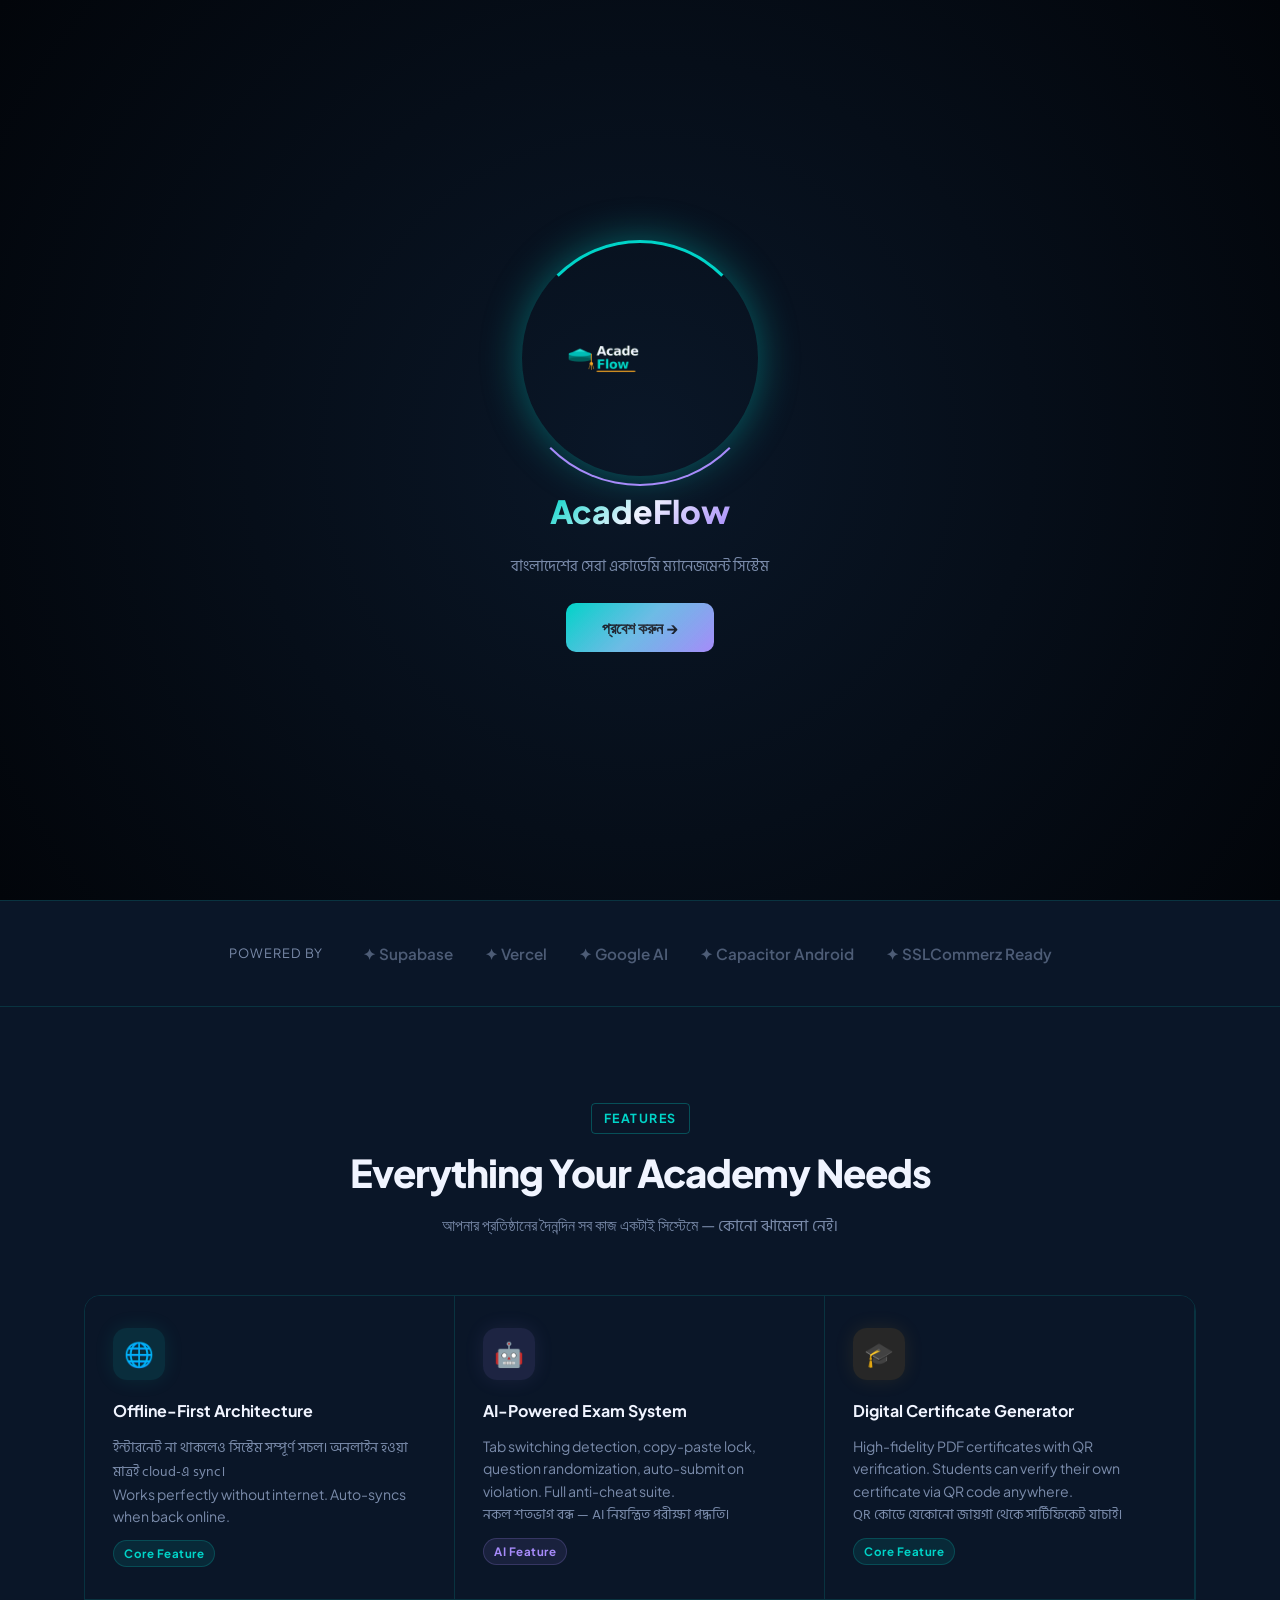
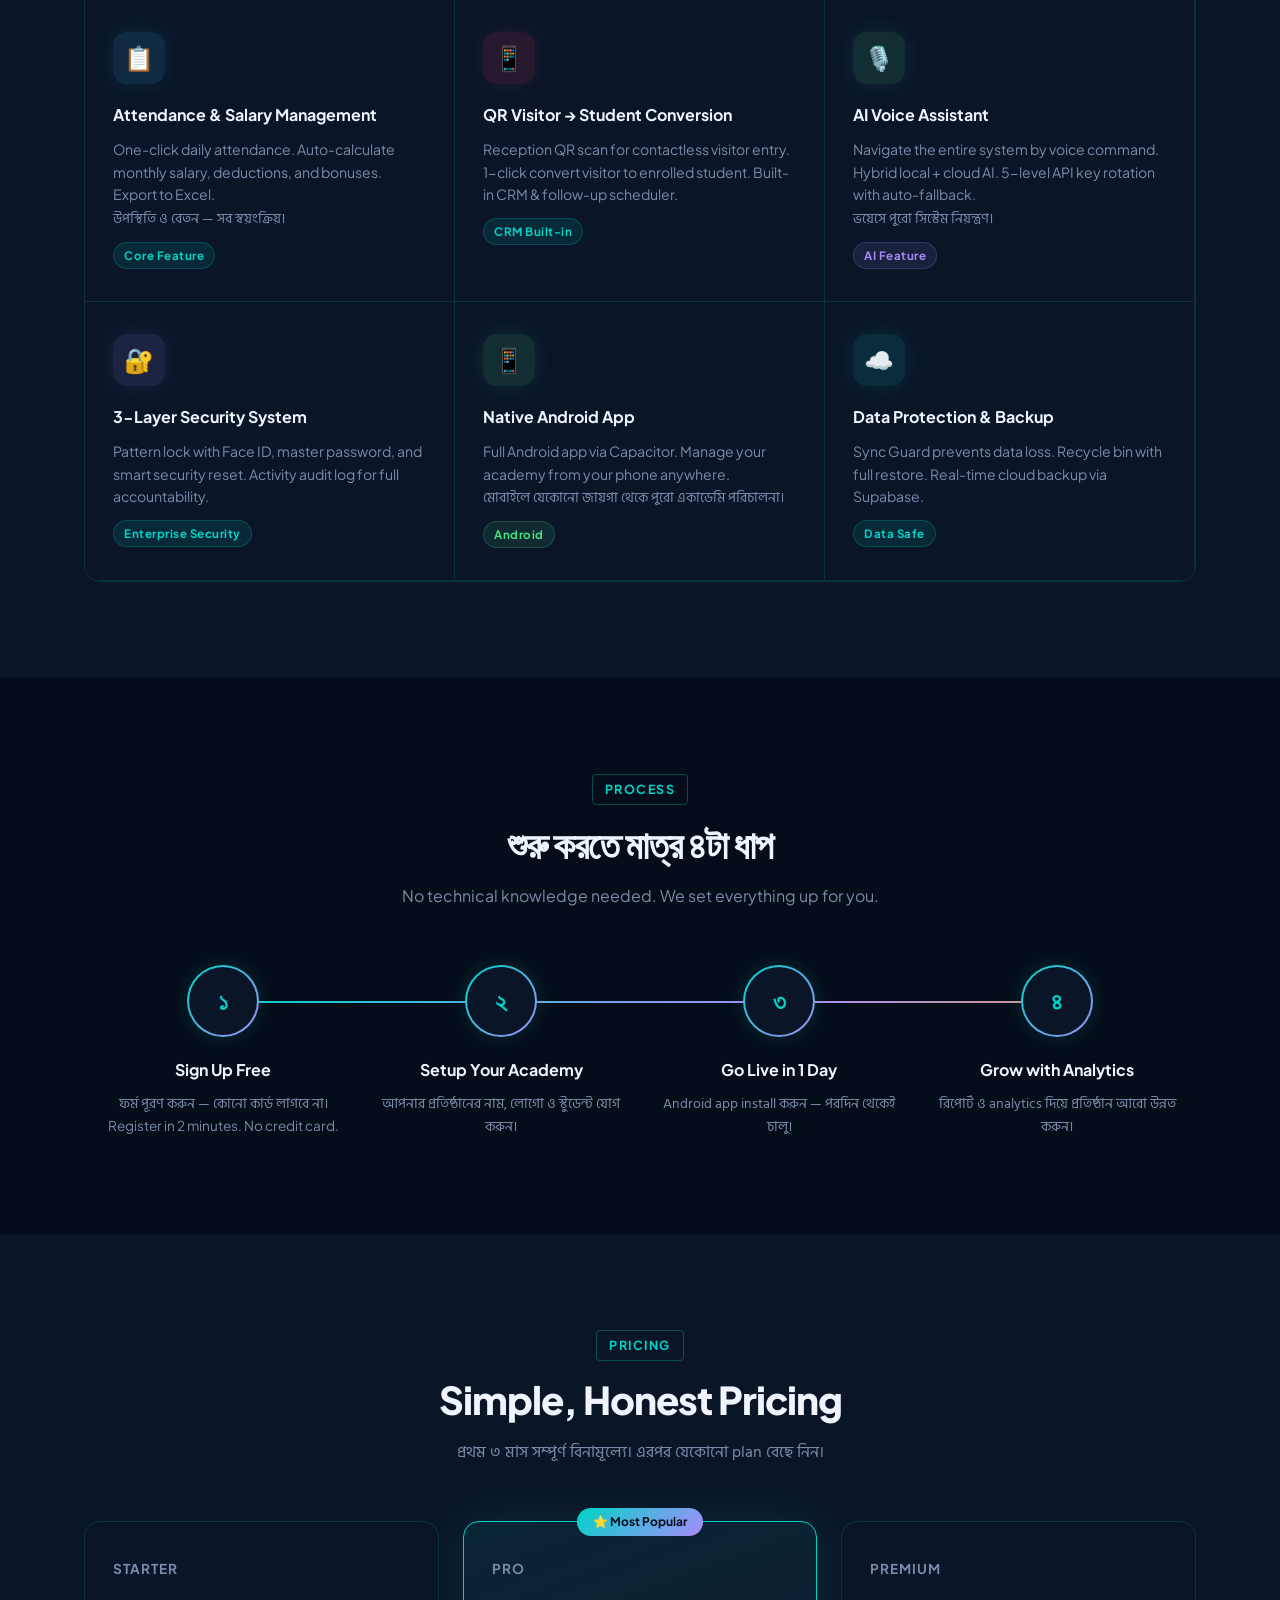
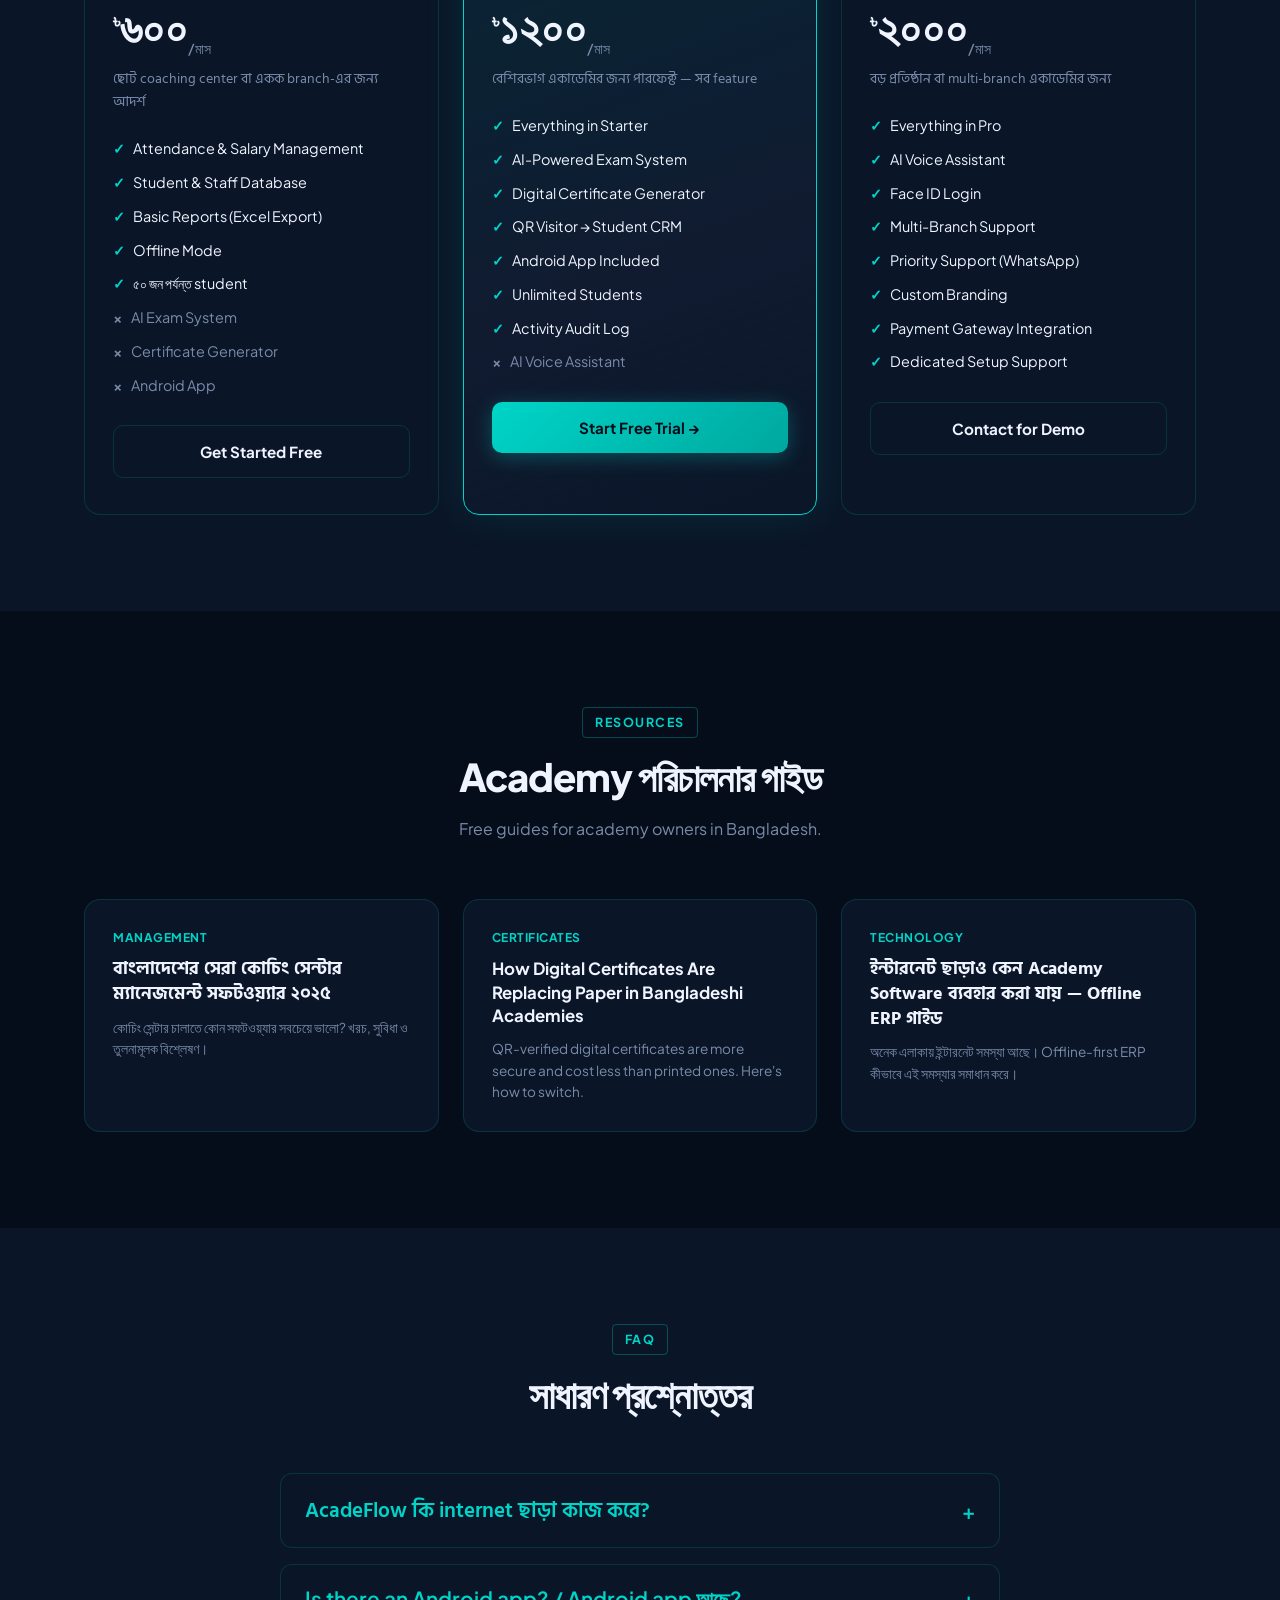
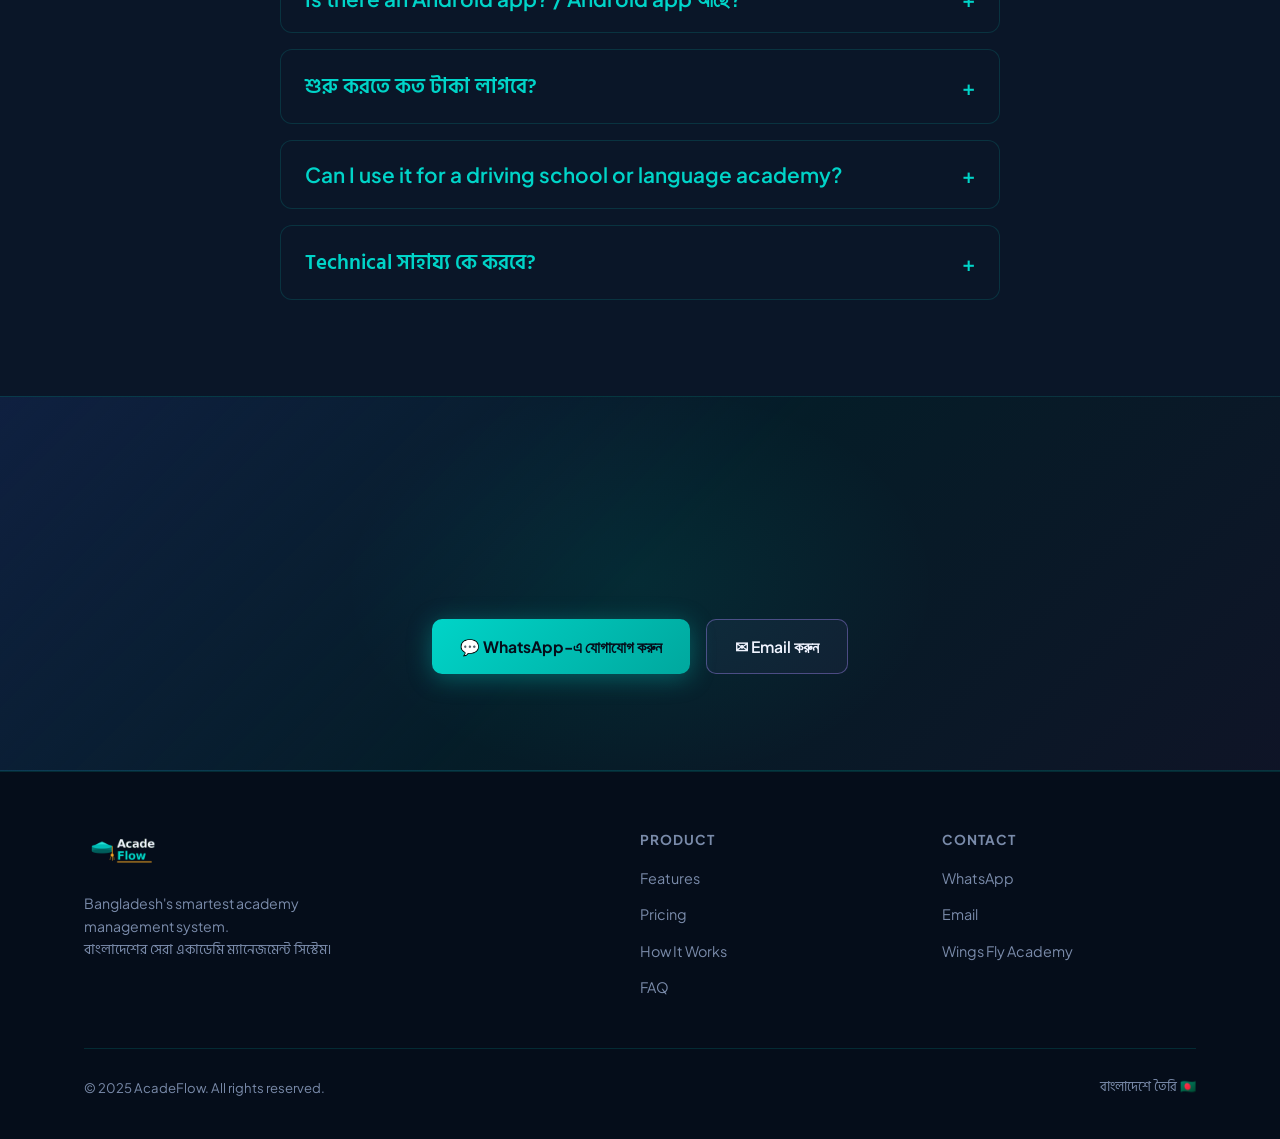
<file: Index.html>
<!DOCTYPE html>
<html lang="en">
<head>
  <meta charset="UTF-8" />
  <meta name="viewport" content="width=device-width, initial-scale=1.0" />
  <title>AcadeFlow — Bangladesh's Smartest Academy Management System</title>
  <meta name="description" content="AcadeFlow is a complete Academy ERP for coaching centers, driving schools & language academies in Bangladesh. AI-powered exams, digital certificates, attendance, salary, Android app & more. Try free." />
  <link rel="preconnect" href="https://fonts.googleapis.com" />
  <link rel="preconnect" href="https://fonts.gstatic.com" crossorigin />
  <link href="https://fonts.googleapis.com/css2?family=Plus+Jakarta+Sans:wght@400;500;600;700;800;900&family=Hind+Siliguri:wght@400;500;600;700&display=swap" rel="stylesheet" />

  <style>
    :root {
      --navy:   #050d1a;
      --navy2:  #0a1628;
      --navy3:  #0f2040;
      --teal:   #00d4c8;
      --teal2:  #00a89e;
      --amber:  #f5a623;
      --purple: #a78bfa;
      --rose:   #f43f5e;
      --sky:    #38bdf8;
      --green:  #4ade80;
      --white:  #f0f4ff;
      --muted:  #7a8baa;
      --border: rgba(0,212,200,0.15);
      --card:   rgba(10,22,40,0.85);
      --font-en: 'Plus Jakarta Sans', sans-serif;
      --font-bn: 'Hind Siliguri', sans-serif;
      --radius: 16px;
    }

    *, *::before, *::after { box-sizing: border-box; margin: 0; padding: 0; }
    html { scroll-behavior: smooth; }
    body {
      background: var(--navy);
      color: var(--white);
      font-family: var(--font-en);
      line-height: 1.65;
      overflow-x: hidden;
    }
    h1, h2, h3, h4 { font-weight: 800; line-height: 1.2; }
    .bangla { font-family: var(--font-bn); }
    .container { max-width: 1160px; margin: 0 auto; padding: 0 24px; }
    section { padding: 96px 0; }

    /* ── CURSOR TRAIL ── */
    .cursor-particle {
      position: fixed;
      pointer-events: none;
      border-radius: 50%;
      z-index: 99997;
      animation: particleFade 0.8s ease forwards;
    }
    @keyframes particleFade {
      0% { opacity: 1; transform: scale(1); }
      100% { opacity: 0; transform: scale(0); }
    }

    /* ── NAV ── */
    nav {
      position: fixed; top: 0; left: 0; right: 0; z-index: 999;
      background: rgba(5,13,26,0.92);
      backdrop-filter: blur(16px);
      border-bottom: 1px solid var(--border);
      transition: background 0.3s;
    }
    .nav-inner {
      display: flex; align-items: center; justify-content: space-between;
      height: 80px; max-width: 1160px; margin: 0 auto; padding: 0 24px;
    }
    .logo { font-size: 1.5rem; font-weight: 800; color: var(--white); text-decoration: none; }
    .logo span { color: var(--teal); }
    .nav-links { display: flex; gap: 32px; list-style: none; }
    .nav-links a {
      color: var(--muted); text-decoration: none; font-size: 0.95rem;
      font-weight: 500; transition: color 0.2s;
    }
    .nav-links a:hover { color: var(--teal); }
    .nav-cta {
      background: linear-gradient(135deg, var(--teal), var(--purple));
      color: var(--navy); font-weight: 700;
      padding: 10px 22px; border-radius: 8px; text-decoration: none;
      font-size: 0.9rem; transition: all 0.3s;
      box-shadow: 0 0 20px rgba(0,212,200,0.3);
    }
    .nav-cta:hover { transform: translateY(-2px); box-shadow: 0 0 30px rgba(0,212,200,0.5); }
    .nav-mobile-btn { display: none; background: none; border: none; cursor: pointer; padding: 4px; }
    .nav-mobile-btn span { display: block; width: 24px; height: 2px; background: var(--white); margin: 5px 0; border-radius: 2px; }

    /* ── WELCOME SPLASH ── */
    .welcome-splash {
      position: fixed; inset: 0;
      background: radial-gradient(circle at center, #0a1728 0%, #02050a 100%);
      display: flex; align-items: center; justify-content: center;
      z-index: 10000; animation: splashFadeIn 1s ease forwards;
      flex-direction: column; gap: 24px;
    }
    @keyframes splashFadeIn {
      from { opacity: 0; transform: translateY(30px); }
      to { opacity: 1; transform: translateY(0); }
    }
    .splash-logo-ring {
      position: relative; width: 220px; height: 220px;
      display: flex; align-items: center; justify-content: center;
    }
    .splash-ring-glow {
      position: absolute; inset: -8px; border-radius: 50%;
      border: 3px solid transparent; border-top-color: var(--teal);
      animation: ringRotate 2s linear infinite;
      box-shadow: 0 0 40px rgba(0,212,200,0.4);
    }
    .splash-ring-glow2 {
      position: absolute; inset: -18px; border-radius: 50%;
      border: 2px solid transparent; border-bottom-color: var(--purple);
      animation: ringRotate 3s linear infinite reverse;
    }
    @keyframes ringRotate { to { transform: rotate(360deg); } }
    .splash-logo { width: 160px; animation: logoPulse 2s ease-in-out infinite; }
    @keyframes logoPulse {
      0%, 100% { transform: scale(1); filter: drop-shadow(0 0 20px rgba(0,212,200,0.6)); }
      50% { transform: scale(1.05); filter: drop-shadow(0 0 35px rgba(0,212,200,0.9)); }
    }
    .splash-title {
      font-size: 2rem; font-weight: 800;
      background: linear-gradient(135deg, var(--teal), var(--white), var(--purple));
      -webkit-background-clip: text; -webkit-text-fill-color: transparent;
      animation: splashFadeIn 1s ease 0.3s both;
    }
    .splash-subtitle {
      font-size: 0.95rem; color: var(--muted);
      animation: splashFadeIn 1s ease 0.6s both;
    }
    .splash-enter-btn {
      background: linear-gradient(135deg, var(--teal), var(--purple));
      color: var(--navy); font-weight: 700; padding: 14px 36px;
      border: none; border-radius: 10px; cursor: pointer; font-size: 1rem;
      font-family: var(--font-en); position: relative; overflow: hidden;
      animation: splashFadeIn 1s ease 0.9s both;
      transition: transform 0.2s;
    }
    .splash-enter-btn:hover { transform: scale(1.05); }
    .btn-glow {
      position: absolute; inset: 0;
      background: linear-gradient(135deg, transparent, rgba(255,255,255,0.15), transparent);
      animation: btnShine 2s ease-in-out infinite;
    }
    @keyframes btnShine {
      0% { transform: translateX(-100%); }
      100% { transform: translateX(200%); }
    }
    .splash-particles { position: absolute; inset: 0; pointer-events: none; overflow: hidden; }

    /* ── HERO ── */
    .hero {
      min-height: 100vh; display: flex; align-items: center;
      padding: 120px 0 80px; position: relative; overflow: hidden;
    }
    .hero-bg {
      position: absolute; inset: 0; pointer-events: none;
      background:
        radial-gradient(ellipse 80% 60% at 60% 40%, rgba(0,212,200,0.09) 0%, transparent 70%),
        radial-gradient(ellipse 50% 40% at 10% 80%, rgba(245,166,35,0.06) 0%, transparent 60%),
        radial-gradient(ellipse 40% 40% at 90% 10%, rgba(167,139,250,0.07) 0%, transparent 60%);
    }
    .grid-lines {
      position: absolute; inset: 0;
      background-image:
        linear-gradient(rgba(0,212,200,0.05) 1px, transparent 1px),
        linear-gradient(90deg, rgba(0,212,200,0.05) 1px, transparent 1px);
      background-size: 60px 60px;
      animation: gridPulse 8s ease-in-out infinite;
    }
    @keyframes gridPulse {
      0%, 100% { opacity: 0.6; }
      50% { opacity: 1; }
    }

    /* Floating orbs */
    .orb {
      position: absolute; border-radius: 50%; filter: blur(60px);
      animation: orbFloat 12s ease-in-out infinite;
    }
    .orb-1 { width: 400px; height: 400px; background: rgba(0,212,200,0.08); top: -100px; right: 10%; }
    .orb-2 { width: 300px; height: 300px; background: rgba(167,139,250,0.07); bottom: 0; right: 20%; animation-delay: -4s; }
    .orb-3 { width: 200px; height: 200px; background: rgba(245,166,35,0.06); top: 30%; left: 5%; animation-delay: -8s; }
    @keyframes orbFloat {
      0%, 100% { transform: translateY(0) scale(1); }
      50% { transform: translateY(-40px) scale(1.1); }
    }

    /* Flying planes */
    .flying-plane {
      position: absolute; pointer-events: none; opacity: 0;
      animation: flyAcross 28s linear infinite;
      display: flex; align-items: center; gap: 8px;
    }
    .flying-plane.plane-2 {
      animation: flyAcross2 38s linear infinite;
      animation-delay: 14s;
    }
    .plane-emoji { font-size: 20px; filter: drop-shadow(0 0 10px rgba(0,212,200,0.8)); }
    .plane-trail {
      width: 120px; height: 1px;
      background: linear-gradient(to left, transparent, rgba(0,212,200,0.6));
      animation: trailPulse 2s ease-in-out infinite;
    }
    @keyframes flyAcross {
      0% { left: -5%; top: 25%; opacity: 0; }
      5% { opacity: 0.9; }
      90% { opacity: 0.9; }
      100% { left: 108%; top: 10%; opacity: 0; }
    }
    @keyframes flyAcross2 {
      0% { left: 108%; top: 65%; opacity: 0; transform: scaleX(-1); }
      5% { opacity: 0.5; }
      90% { opacity: 0.5; }
      100% { left: -8%; top: 45%; opacity: 0; transform: scaleX(-1); }
    }
    @keyframes trailPulse {
      0%, 100% { opacity: 0.6; width: 120px; }
      50% { opacity: 1; width: 160px; }
    }

    /* Shooting stars */
    .shooting-star {
      position: absolute; width: 100px; height: 1px; pointer-events: none;
      background: linear-gradient(to right, transparent, var(--teal));
      animation: shootStar 6s ease-in-out infinite;
      opacity: 0;
    }
    @keyframes shootStar {
      0% { transform: translateX(-200px) rotate(-30deg); opacity: 0; }
      10% { opacity: 1; }
      40% { opacity: 0; }
      100% { transform: translateX(400px) rotate(-30deg); opacity: 0; }
    }

    .hero-content { position: relative; z-index: 2; max-width: 640px; }
    .hero-eyebrow {
      display: inline-flex; align-items: center; gap: 8px;
      background: rgba(0,212,200,0.1); border: 1px solid var(--border);
      border-radius: 100px; padding: 6px 16px;
      font-size: 0.82rem; font-weight: 600; color: var(--teal);
      letter-spacing: 0.5px; margin-bottom: 24px;
      animation: pulse-badge 3s ease-in-out infinite;
    }
    @keyframes pulse-badge {
      0%, 100% { box-shadow: 0 0 0 0 rgba(0,212,200,0.2); }
      50% { box-shadow: 0 0 0 8px rgba(0,212,200,0); }
    }
    .hero-eyebrow::before { content: '🎓'; }

    h1.hero-title {
      font-size: clamp(2.6rem, 5.5vw, 4.2rem);
      letter-spacing: -2px; margin-bottom: 20px;
    }
    h1.hero-title em {
      font-style: normal;
      background: linear-gradient(135deg, var(--teal), var(--amber), var(--purple));
      background-size: 200% auto;
      -webkit-background-clip: text; -webkit-text-fill-color: transparent;
      animation: gradientShift 4s ease infinite;
    }
    @keyframes gradientShift {
      0% { background-position: 0% center; }
      50% { background-position: 100% center; }
      100% { background-position: 0% center; }
    }
    .hero-sub { font-size: 1.15rem; color: var(--muted); margin-bottom: 12px; line-height: 1.7; }
    .hero-sub-bn { font-family: var(--font-bn); font-size: 1rem; color: rgba(120,139,170,0.8); margin-bottom: 36px; }

    .hero-buttons { display: flex; gap: 14px; flex-wrap: wrap; }
    .btn-primary {
      background: linear-gradient(135deg, var(--teal), #00a89e);
      color: var(--navy); font-weight: 700; padding: 14px 28px; border-radius: 10px;
      text-decoration: none; font-size: 0.98rem;
      transition: all 0.3s; display: inline-flex; align-items: center; gap: 8px;
      box-shadow: 0 4px 24px rgba(0,212,200,0.35);
      position: relative; overflow: hidden;
    }
    .btn-primary::before {
      content: ''; position: absolute; inset: 0;
      background: linear-gradient(135deg, transparent, rgba(255,255,255,0.15), transparent);
      transform: translateX(-100%); transition: transform 0.6s;
    }
    .btn-primary:hover::before { transform: translateX(100%); }
    .btn-primary:hover { transform: translateY(-3px); box-shadow: 0 8px 32px rgba(0,212,200,0.5); }

    .btn-secondary {
      border: 1px solid rgba(167,139,250,0.4); color: var(--white);
      font-weight: 600; padding: 14px 28px; border-radius: 10px;
      text-decoration: none; font-size: 0.98rem;
      transition: all 0.3s; display: inline-flex; align-items: center; gap: 8px;
      background: rgba(167,139,250,0.05);
    }
    .btn-secondary:hover {
      border-color: var(--purple); color: var(--purple);
      background: rgba(167,139,250,0.1);
      transform: translateY(-3px);
    }

    .hero-stats {
      display: flex; gap: 40px; margin-top: 52px;
      padding-top: 40px; border-top: 1px solid var(--border);
    }
    .stat-num {
      font-size: 2rem; font-weight: 800;
      background: linear-gradient(135deg, var(--teal), var(--white));
      -webkit-background-clip: text; -webkit-text-fill-color: transparent;
    }
    .stat-label { font-size: 0.82rem; color: var(--muted); margin-top: 2px; }

    /* ── TRUSTED ── */
    .trusted {
      padding: 40px 0; border-top: 1px solid var(--border);
      border-bottom: 1px solid var(--border); background: var(--navy2);
      overflow: hidden; position: relative;
    }
    .trusted-inner {
      display: flex; align-items: center; gap: 40px; flex-wrap: wrap;
      justify-content: center;
    }
    .trusted-label { font-size: 0.8rem; color: var(--muted); text-transform: uppercase; letter-spacing: 1px; }
    .trusted-logos { display: flex; gap: 32px; align-items: center; flex-wrap: wrap; justify-content: center; }
    .trusted-logo {
      color: var(--muted); font-size: 0.95rem; font-weight: 600; opacity: 0.6;
      transition: opacity 0.3s, color 0.3s;
    }
    .trusted-logo:hover { opacity: 1; color: var(--teal); }

    /* ── SECTION HEADERS ── */
    .section-eyebrow {
      display: inline-block;
      font-size: 0.78rem; font-weight: 700; letter-spacing: 1.5px;
      text-transform: uppercase; color: var(--teal);
      border: 1px solid rgba(0,212,200,0.3); border-radius: 4px;
      padding: 4px 12px; margin-bottom: 16px;
    }
    .section-header { text-align: center; margin-bottom: 56px; }
    .section-title { font-size: clamp(1.8rem, 3vw, 2.6rem); letter-spacing: -1px; margin-bottom: 16px; }
    .section-sub { font-size: 1rem; color: var(--muted); max-width: 540px; margin: 0 auto; }

    /* ── FEATURES ── */
    .features-bg { background: var(--navy2); }
    .features-grid {
      display: grid;
      grid-template-columns: repeat(3, 1fr);
      border: 1px solid var(--border); border-radius: var(--radius);
      overflow: hidden;
    }
    .feature-card {
      background: var(--navy2); padding: 32px 28px;
      border-right: 1px solid var(--border);
      border-bottom: 1px solid var(--border);
      transition: background 0.3s, transform 0.3s;
      position: relative; overflow: hidden;
    }
    .feature-card::before {
      content: ''; position: absolute; top: 0; left: 0; right: 0; height: 2px;
      background: linear-gradient(90deg, transparent, currentColor, transparent);
      opacity: 0; transition: opacity 0.3s;
    }
    .feature-card:hover::before { opacity: 1; }
    .feature-card:hover { background: var(--navy3); }

    .feature-card.teal-accent::before { color: var(--teal); }
    .feature-card.purple-accent::before { color: var(--purple); }
    .feature-card.amber-accent::before { color: var(--amber); }
    .feature-card.sky-accent::before { color: var(--sky); }
    .feature-card.rose-accent::before { color: var(--rose); }
    .feature-card.green-accent::before { color: var(--green); }

    .feature-icon {
      width: 52px; height: 52px; border-radius: 14px;
      display: flex; align-items: center; justify-content: center;
      font-size: 1.5rem; margin-bottom: 18px;
    }
    .icon-teal { background: rgba(0,212,200,0.12); box-shadow: 0 0 20px rgba(0,212,200,0.1); }
    .icon-amber { background: rgba(245,166,35,0.12); box-shadow: 0 0 20px rgba(245,166,35,0.1); }
    .icon-purple { background: rgba(167,139,250,0.12); box-shadow: 0 0 20px rgba(167,139,250,0.1); }
    .icon-rose { background: rgba(244,63,94,0.12); box-shadow: 0 0 20px rgba(244,63,94,0.1); }
    .icon-sky { background: rgba(56,189,248,0.12); box-shadow: 0 0 20px rgba(56,189,248,0.1); }
    .icon-green { background: rgba(74,222,128,0.12); box-shadow: 0 0 20px rgba(74,222,128,0.1); }

    .feature-name { font-size: 1rem; font-weight: 700; margin-bottom: 10px; }
    .feature-desc { font-size: 0.88rem; color: var(--muted); line-height: 1.6; }
    .feature-desc .bn { font-family: var(--font-bn); font-size: 0.9rem; }
    .badge-tag {
      display: inline-block; margin-top: 12px;
      font-size: 0.72rem; font-weight: 700; letter-spacing: 0.5px;
      padding: 3px 10px; border-radius: 100px;
    }
    .badge-core { background: rgba(0,212,200,0.1); color: var(--teal); border: 1px solid rgba(0,212,200,0.2); }
    .badge-ai { background: rgba(167,139,250,0.1); color: var(--purple); border: 1px solid rgba(167,139,250,0.2); }
    .badge-android { background: rgba(74,222,128,0.1); color: var(--green); border: 1px solid rgba(74,222,128,0.2); }

    /* ── HOW IT WORKS ── */
    .steps { display: grid; grid-template-columns: repeat(4,1fr); gap: 0; position: relative; }
    .steps::before {
      content: ''; position: absolute;
      top: 36px; left: 12.5%; right: 12.5%;
      height: 2px;
      background: linear-gradient(90deg, var(--teal), var(--purple), var(--amber), var(--rose));
      background-size: 200% auto;
      animation: gradientShift 4s ease infinite;
      z-index: 0;
    }
    .step { text-align: center; padding: 0 16px; position: relative; z-index: 1; }
    .step-num {
      width: 72px; height: 72px; border-radius: 50%;
      background: var(--navy2); border: 2px solid transparent;
      background-clip: padding-box;
      display: flex; align-items: center; justify-content: center;
      font-size: 1.5rem; font-weight: 800; color: var(--teal);
      margin: 0 auto 20px;
      position: relative;
      box-shadow: 0 0 20px rgba(0,212,200,0.15);
      transition: box-shadow 0.3s;
    }
    .step-num::before {
      content: ''; position: absolute; inset: -2px; border-radius: 50%;
      background: linear-gradient(135deg, var(--teal), var(--purple));
      z-index: -1;
    }
    .step:hover .step-num { box-shadow: 0 0 30px rgba(0,212,200,0.35); }
    .step-title { font-size: 1rem; font-weight: 700; margin-bottom: 8px; }
    .step-desc { font-size: 0.85rem; color: var(--muted); }
    .step-desc .bn { font-family: var(--font-bn); }

    /* ── PRICING ── */
    .pricing-grid { display: grid; grid-template-columns: repeat(3,1fr); gap: 24px; }
    .pricing-card {
      background: var(--navy2); border: 1px solid var(--border);
      border-radius: var(--radius); padding: 36px 28px;
      position: relative; transition: transform 0.3s, box-shadow 0.3s;
    }
    .pricing-card:hover { transform: translateY(-6px); box-shadow: 0 20px 60px rgba(0,0,0,0.4); }
    .pricing-card.featured {
      border-color: var(--teal);
      background: linear-gradient(160deg, rgba(0,212,200,0.08) 0%, rgba(167,139,250,0.04) 60%, var(--navy2) 100%);
      box-shadow: 0 0 40px rgba(0,212,200,0.1);
    }
    .featured-badge {
      position: absolute; top: -14px; left: 50%; transform: translateX(-50%);
      background: linear-gradient(135deg, var(--teal), var(--purple));
      color: var(--navy); font-size: 0.75rem;
      font-weight: 700; padding: 4px 16px; border-radius: 100px;
      white-space: nowrap;
    }
    .plan-name { font-size: 0.85rem; font-weight: 700; color: var(--muted); text-transform: uppercase; letter-spacing: 1px; margin-bottom: 8px; }
    .plan-price { font-size: 2.8rem; font-weight: 800; margin-bottom: 4px; color: var(--white); }
    .plan-price sup { font-size: 1.2rem; vertical-align: super; }
    .plan-price sub { font-size: 0.9rem; color: var(--muted); font-weight: 500; }
    .plan-desc { font-size: 0.88rem; color: var(--muted); margin-bottom: 24px; font-family: var(--font-bn); }
    .plan-features { list-style: none; margin-bottom: 28px; display: flex; flex-direction: column; gap: 10px; }
    .plan-features li { font-size: 0.9rem; display: flex; align-items: flex-start; gap: 8px; }
    .plan-features li::before { content: '✓'; color: var(--teal); font-weight: 700; flex-shrink: 0; }
    .plan-features li.no::before { content: '×'; color: var(--muted); }
    .plan-features li.no { color: var(--muted); }
    .plan-btn {
      display: block; text-align: center; padding: 13px;
      border-radius: 10px; font-weight: 700; font-size: 0.95rem;
      text-decoration: none; transition: all 0.3s;
    }
    .plan-btn-outline { border: 1px solid var(--border); color: var(--white); }
    .plan-btn-outline:hover { border-color: var(--teal); color: var(--teal); background: rgba(0,212,200,0.05); }
    .plan-btn-filled {
      background: linear-gradient(135deg, var(--teal), var(--teal2));
      color: var(--navy);
      box-shadow: 0 4px 20px rgba(0,212,200,0.3);
    }
    .plan-btn-filled:hover { box-shadow: 0 8px 30px rgba(0,212,200,0.5); transform: translateY(-2px); }

    /* ── BLOG ── */
    .blog-grid { display: grid; grid-template-columns: repeat(3,1fr); gap: 24px; }
    .blog-card {
      background: var(--navy2); border: 1px solid var(--border);
      border-radius: var(--radius); padding: 28px;
      text-decoration: none; color: inherit;
      transition: border-color 0.3s, transform 0.3s, box-shadow 0.3s;
      display: block; position: relative; overflow: hidden;
    }
    .blog-card::before {
      content: ''; position: absolute; bottom: 0; left: 0; right: 0; height: 3px;
      background: linear-gradient(90deg, var(--teal), var(--purple));
      transform: scaleX(0); transition: transform 0.3s; transform-origin: left;
    }
    .blog-card:hover::before { transform: scaleX(1); }
    .blog-card:hover { border-color: rgba(167,139,250,0.3); transform: translateY(-4px); box-shadow: 0 16px 40px rgba(0,0,0,0.3); }
    .blog-tag { font-size: 0.75rem; font-weight: 700; color: var(--teal); text-transform: uppercase; letter-spacing: 0.5px; margin-bottom: 10px; }
    .blog-title { font-size: 1.05rem; font-weight: 700; margin-bottom: 10px; line-height: 1.4; }
    .blog-title.bn { font-family: var(--font-bn); font-size: 1.1rem; }
    .blog-excerpt { font-size: 0.85rem; color: var(--muted); line-height: 1.6; }

    /* ── FAQ ── */
    .faq-list { max-width: 720px; margin: 0 auto; display: flex; flex-direction: column; gap: 16px; }
    .faq-item {
      background: var(--navy2); border: 1px solid var(--border);
      border-radius: 12px; overflow: hidden;
      transition: border-color 0.3s;
    }
    .faq-item.open { border-color: rgba(0,212,200,0.3); }
    .faq-q {
      width: 100%; text-align: left; background: none; border: none;
      color: var(--white); font-family: var(--font-en);
      font-size: 1rem; font-weight: 600; padding: 20px 24px;
      cursor: pointer; display: flex; justify-content: space-between; align-items: center;
    }
    .faq-q .faq-bn { font-family: var(--font-bn); }
    .faq-q span { color: var(--teal); font-size: 1.3rem; transition: transform 0.3s; }
    .faq-a { max-height: 0; overflow: hidden; transition: max-height 0.3s ease; }
    .faq-a-inner { padding: 0 24px 20px; font-size: 0.92rem; color: var(--muted); line-height: 1.7; }
    .faq-a-inner .bn { font-family: var(--font-bn); }
    .faq-item.open .faq-a { max-height: 300px; }
    .faq-item.open .faq-q span { transform: rotate(45deg); }

    /* ── CTA ── */
    .cta-section {
      background: linear-gradient(135deg, var(--navy3) 0%, rgba(0,212,200,0.08) 50%, rgba(167,139,250,0.06) 100%);
      border-top: 1px solid var(--border); border-bottom: 1px solid var(--border);
      text-align: center; padding: 96px 0; position: relative; overflow: hidden;
    }
    .cta-glow {
      position: absolute; top: 50%; left: 50%; transform: translate(-50%,-50%);
      width: 600px; height: 400px;
      background: radial-gradient(ellipse, rgba(0,212,200,0.08) 0%, transparent 70%);
      pointer-events: none;
    }
    .cta-title { font-size: clamp(1.8rem, 3vw, 2.8rem); margin-bottom: 16px; position: relative; z-index: 1; }
    .cta-sub { font-size: 1.05rem; color: var(--muted); margin-bottom: 36px; font-family: var(--font-bn); position: relative; z-index: 1; }

    /* ── FOOTER ── */
    footer { background: var(--navy); border-top: 1px solid var(--border); padding: 60px 0 40px; }
    .footer-grid { display: grid; grid-template-columns: 2fr 1fr 1fr; gap: 48px; margin-bottom: 48px; }
    .footer-brand .logo { font-size: 1.3rem; display: inline-block; margin-bottom: 12px; }
    .footer-tagline { font-size: 0.88rem; color: var(--muted); max-width: 280px; line-height: 1.6; }
    .footer-tagline .bn { font-family: var(--font-bn); }
    .footer-col h4 { font-size: 0.85rem; font-weight: 700; text-transform: uppercase; letter-spacing: 1px; color: var(--muted); margin-bottom: 16px; }
    .footer-col ul { list-style: none; display: flex; flex-direction: column; gap: 10px; }
    .footer-col ul a { color: var(--muted); font-size: 0.9rem; text-decoration: none; transition: color 0.2s; }
    .footer-col ul a:hover { color: var(--teal); }
    .footer-bottom {
      border-top: 1px solid var(--border); padding-top: 28px;
      display: flex; justify-content: space-between; align-items: center;
      font-size: 0.82rem; color: var(--muted); flex-wrap: wrap; gap: 12px;
    }

    /* ── WHATSAPP FLOAT ── */
    .wa-btn {
      position: fixed; bottom: 28px; right: 28px; z-index: 900;
      width: 56px; height: 56px; border-radius: 50%;
      background: #25D366; display: flex; align-items: center; justify-content: center;
      text-decoration: none; box-shadow: 0 4px 20px rgba(37,211,102,0.4);
      transition: transform 0.3s, box-shadow 0.3s;
      animation: waPulse 3s ease-in-out infinite;
    }
    @keyframes waPulse {
      0%, 100% { box-shadow: 0 4px 20px rgba(37,211,102,0.4); }
      50% { box-shadow: 0 4px 40px rgba(37,211,102,0.7); }
    }
    .wa-btn:hover { transform: scale(1.15); }
    .wa-btn svg { width: 28px; height: 28px; fill: white; }

    /* ── SCROLL REVEAL ── */
    .reveal { opacity: 0; transform: translateY(32px); transition: opacity 0.6s ease, transform 0.6s ease; }
    .reveal.visible { opacity: 1; transform: translateY(0); }

    /* ── COLOR BARS ── */
    .color-bar {
      height: 4px;
      background: linear-gradient(90deg, var(--teal), var(--purple), var(--amber), var(--rose), var(--sky));
      background-size: 300% auto;
      animation: gradientShift 6s ease infinite;
    }

    /* ── RESPONSIVE ── */
    @media (max-width: 900px) {
      .features-grid { grid-template-columns: repeat(2,1fr); }
      .pricing-grid { grid-template-columns: 1fr; }
      .steps { grid-template-columns: repeat(2,1fr); gap: 32px; }
      .steps::before { display: none; }
      .blog-grid { grid-template-columns: 1fr; }
      .footer-grid { grid-template-columns: 1fr 1fr; }
      .nav-links { display: none; }
      .nav-mobile-btn { display: block; }
    }
    @media (max-width: 600px) {
      .features-grid { grid-template-columns: 1fr; }
      .footer-grid { grid-template-columns: 1fr; }
      .hero-stats { flex-wrap: wrap; gap: 24px; }
      .hero-buttons { flex-direction: column; }
    }
    @media (prefers-reduced-motion: reduce) {
      * { animation-duration: 0.01ms !important; transition-duration: 0.01ms !important; }
    }
  </style>
</head>
<body>

<!-- ══ WELCOME SPLASH ══ -->
<div class="welcome-splash" id="welcomeSplash">
  <div class="splash-logo-ring">
    <div class="splash-ring-glow"></div>
    <div class="splash-ring-glow2"></div>
    <img src="[data-uri]" alt="AcadeFlow Logo" class="splash-logo">
  </div>
  <h1 class="splash-title">AcadeFlow</h1>
  <p class="splash-subtitle bangla">বাংলাদেশের সেরা একাডেমি ম্যানেজমেন্ট সিস্টেম</p>
  <button id="enterSiteBtn" class="splash-enter-btn">
    প্রবেশ করুন →
    <div class="btn-glow"></div>
  </button>
  <div class="splash-particles" id="splashParticles"></div>
</div>

<!-- ══ COLOR BAR ══ -->
<div class="color-bar" style="position:fixed;top:0;left:0;right:0;z-index:1000;"></div>

<!-- ══ NAV ══ -->
<nav>
  <div class="nav-inner">
    <a href="#" class="logo"><img src="[data-uri]" alt="AcadeFlow" style="height:42px;width:auto;vertical-align:middle;display:block;"></a>
    <ul class="nav-links">
      <li><a href="#features">Features</a></li>
      <li><a href="#how-it-works">How It Works</a></li>
      <li><a href="#pricing">Pricing</a></li>
      <li><a href="#blog">Blog</a></li>
      <li><a href="#faq">FAQ</a></li>
    </ul>
    <a href="#pricing" class="nav-cta">Free Trial →</a>
    <button class="nav-mobile-btn" aria-label="Menu" onclick="toggleMobile()">
      <span></span><span></span><span></span>
    </button>
  </div>
</nav>

<!-- ══ HERO ══ -->
<section class="hero">
  <div class="hero-bg"></div>
  <div class="grid-lines"></div>

  <!-- Floating orbs -->
  <div class="orb orb-1"></div>
  <div class="orb orb-2"></div>
  <div class="orb orb-3"></div>

  <!-- Flying planes -->
  <div class="flying-plane">
    <div class="plane-trail"></div>
    <div class="plane-emoji">✈️</div>
  </div>
  <div class="flying-plane plane-2">
    <div class="plane-trail"></div>
    <div class="plane-emoji">✈️</div>
  </div>

  <!-- Shooting stars -->
  <div class="shooting-star" style="top:15%; left:60%; animation-delay:0s;"></div>
  <div class="shooting-star" style="top:35%; left:30%; animation-delay:2s; background: linear-gradient(to right, transparent, var(--purple));"></div>
  <div class="shooting-star" style="top:60%; left:70%; animation-delay:4s; background: linear-gradient(to right, transparent, var(--amber));"></div>

  <div class="container">
    <div class="hero-content">
      <div class="hero-eyebrow">Bangladesh's #1 Academy ERP — ২০২৫</div>

      <h1 class="hero-title">
        Run Your Academy<br /><em>Smarter, Not Harder</em>
      </h1>

      <p class="hero-sub">
        Complete management system for coaching centers, driving schools & language academies — attendance, salary, AI exams, digital certificates, and an Android app. All in one.
      </p>
      <p class="hero-sub-bn bangla">
        কোচিং সেন্টার, ড্রাইভিং স্কুল ও ভাষা প্রতিষ্ঠানের জন্য সম্পূর্ণ ডিজিটাল ম্যানেজমেন্ট সিস্টেম।
      </p>

      <div class="hero-buttons">
        <a href="#pricing" class="btn-primary">🚀 Start Free — ৩ মাস বিনামূল্যে</a>
        <a href="#features" class="btn-secondary">See All Features ↓</a>
      </div>

      <div class="hero-stats">
        <div class="stat-item">
          <div class="stat-num">100%</div>
          <div class="stat-label">Offline Capable</div>
        </div>
        <div class="stat-item">
          <div class="stat-num">AI</div>
          <div class="stat-label">Powered Exams</div>
        </div>
        <div class="stat-item">
          <div class="stat-num">৳৬০০</div>
          <div class="stat-label">Starting / Month</div>
        </div>
        <div class="stat-item">
          <div class="stat-num">Android</div>
          <div class="stat-label">App Included</div>
        </div>
      </div>
    </div>
  </div>
</section>

<!-- ══ TRUSTED ══ -->
<div class="trusted">
  <div class="container">
    <div class="trusted-inner">
      <span class="trusted-label">Powered by</span>
      <div class="trusted-logos">
        <span class="trusted-logo">✦ Supabase</span>
        <span class="trusted-logo">✦ Vercel</span>
        <span class="trusted-logo">✦ Google AI</span>
        <span class="trusted-logo">✦ Capacitor Android</span>
        <span class="trusted-logo">✦ SSLCommerz Ready</span>
      </div>
    </div>
  </div>
</div>

<!-- ══ FEATURES ══ -->
<section id="features" class="features-bg">
  <div class="container">
    <div class="section-header reveal">
      <span class="section-eyebrow">Features</span>
      <h2 class="section-title">Everything Your Academy Needs</h2>
      <p class="section-sub">আপনার প্রতিষ্ঠানের দৈনন্দিন সব কাজ একটাই সিস্টেমে — <span class="bangla">কোনো ঝামেলা নেই।</span></p>
    </div>
    <div class="features-grid">
      <div class="feature-card teal-accent reveal">
        <div class="feature-icon icon-teal">🌐</div>
        <div class="feature-name">Offline-First Architecture</div>
        <p class="feature-desc"><span class="bn bangla">ইন্টারনেট না থাকলেও সিস্টেম সম্পূর্ণ সচল। অনলাইন হওয়া মাত্রই cloud-এ sync।</span><br/>Works perfectly without internet. Auto-syncs when back online.</p>
        <span class="badge-tag badge-core">Core Feature</span>
      </div>
      <div class="feature-card purple-accent reveal">
        <div class="feature-icon icon-purple">🤖</div>
        <div class="feature-name">AI-Powered Exam System</div>
        <p class="feature-desc">Tab switching detection, copy-paste lock, question randomization, auto-submit on violation. Full anti-cheat suite.<br/><span class="bn bangla">নকল শতভাগ বন্ধ — AI নিয়ন্ত্রিত পরীক্ষা পদ্ধতি।</span></p>
        <span class="badge-tag badge-ai">AI Feature</span>
      </div>
      <div class="feature-card amber-accent reveal">
        <div class="feature-icon icon-amber">🎓</div>
        <div class="feature-name">Digital Certificate Generator</div>
        <p class="feature-desc">High-fidelity PDF certificates with QR verification. Students can verify their own certificate via QR code anywhere.<br/><span class="bn bangla">QR কোডে যেকোনো জায়গা থেকে সার্টিফিকেট যাচাই।</span></p>
        <span class="badge-tag badge-core">Core Feature</span>
      </div>
      <div class="feature-card sky-accent reveal">
        <div class="feature-icon icon-sky">📋</div>
        <div class="feature-name">Attendance & Salary Management</div>
        <p class="feature-desc">One-click daily attendance. Auto-calculate monthly salary, deductions, and bonuses. Export to Excel.<br/><span class="bn bangla">উপস্থিতি ও বেতন — সব স্বয়ংক্রিয়।</span></p>
        <span class="badge-tag badge-core">Core Feature</span>
      </div>
      <div class="feature-card rose-accent reveal">
        <div class="feature-icon icon-rose">📱</div>
        <div class="feature-name">QR Visitor → Student Conversion</div>
        <p class="feature-desc">Reception QR scan for contactless visitor entry. 1-click convert visitor to enrolled student. Built-in CRM & follow-up scheduler.</p>
        <span class="badge-tag badge-core">CRM Built-in</span>
      </div>
      <div class="feature-card green-accent reveal">
        <div class="feature-icon icon-green">🎙️</div>
        <div class="feature-name">AI Voice Assistant</div>
        <p class="feature-desc">Navigate the entire system by voice command. Hybrid local + cloud AI. 5-level API key rotation with auto-fallback.<br/><span class="bn bangla">ভয়েসে পুরো সিস্টেম নিয়ন্ত্রণ।</span></p>
        <span class="badge-tag badge-ai">AI Feature</span>
      </div>
      <div class="feature-card purple-accent reveal">
        <div class="feature-icon icon-purple">🔐</div>
        <div class="feature-name">3-Layer Security System</div>
        <p class="feature-desc">Pattern lock with Face ID, master password, and smart security reset. Activity audit log for full accountability.</p>
        <span class="badge-tag badge-core">Enterprise Security</span>
      </div>
      <div class="feature-card green-accent reveal">
        <div class="feature-icon icon-green">📱</div>
        <div class="feature-name">Native Android App</div>
        <p class="feature-desc">Full Android app via Capacitor. Manage your academy from your phone anywhere.<br/><span class="bn bangla">মোবাইলে যেকোনো জায়গা থেকে পুরো একাডেমি পরিচালনা।</span></p>
        <span class="badge-tag badge-android">Android</span>
      </div>
      <div class="feature-card teal-accent reveal">
        <div class="feature-icon icon-teal">☁️</div>
        <div class="feature-name">Data Protection & Backup</div>
        <p class="feature-desc">Sync Guard prevents data loss. Recycle bin with full restore. Real-time cloud backup via Supabase.</p>
        <span class="badge-tag badge-core">Data Safe</span>
      </div>
    </div>
  </div>
</section>

<!-- ══ HOW IT WORKS ══ -->
<section id="how-it-works">
  <div class="container">
    <div class="section-header reveal">
      <span class="section-eyebrow">Process</span>
      <h2 class="section-title">শুরু করতে মাত্র ৪টা ধাপ</h2>
      <p class="section-sub">No technical knowledge needed. We set everything up for you.</p>
    </div>
    <div class="steps">
      <div class="step reveal">
        <div class="step-num">১</div>
        <div class="step-title">Sign Up Free</div>
        <p class="step-desc"><span class="bn bangla">ফর্ম পূরণ করুন — কোনো কার্ড লাগবে না।</span> Register in 2 minutes. No credit card.</p>
      </div>
      <div class="step reveal">
        <div class="step-num">২</div>
        <div class="step-title">Setup Your Academy</div>
        <p class="step-desc"><span class="bn bangla">আপনার প্রতিষ্ঠানের নাম, লোগো ও স্টুডেন্ট যোগ করুন।</span></p>
      </div>
      <div class="step reveal">
        <div class="step-num">৩</div>
        <div class="step-title">Go Live in 1 Day</div>
        <p class="step-desc"><span class="bn bangla">Android app install করুন — পরদিন থেকেই চালু।</span></p>
      </div>
      <div class="step reveal">
        <div class="step-num">৪</div>
        <div class="step-title">Grow with Analytics</div>
        <p class="step-desc"><span class="bn bangla">রিপোর্ট ও analytics দিয়ে প্রতিষ্ঠান আরো উন্নত করুন।</span></p>
      </div>
    </div>
  </div>
</section>

<!-- ══ PRICING ══ -->
<section id="pricing" class="features-bg">
  <div class="container">
    <div class="section-header reveal">
      <span class="section-eyebrow">Pricing</span>
      <h2 class="section-title">Simple, Honest Pricing</h2>
      <p class="section-sub bangla">প্রথম ৩ মাস সম্পূর্ণ বিনামূল্যে। এরপর যেকোনো plan বেছে নিন।</p>
    </div>
    <div class="pricing-grid">
      <div class="pricing-card reveal">
        <div class="plan-name">Starter</div>
        <div class="plan-price"><sup>৳</sup>৬০০<sub>/মাস</sub></div>
        <p class="plan-desc bangla">ছোট coaching center বা একক branch-এর জন্য আদর্শ</p>
        <ul class="plan-features">
          <li>Attendance & Salary Management</li>
          <li>Student & Staff Database</li>
          <li>Basic Reports (Excel Export)</li>
          <li>Offline Mode</li>
          <li>৫০ জন পর্যন্ত student</li>
          <li class="no">AI Exam System</li>
          <li class="no">Certificate Generator</li>
          <li class="no">Android App</li>
        </ul>
        <a href="#contact" class="plan-btn plan-btn-outline">Get Started Free</a>
      </div>
      <div class="pricing-card featured reveal">
        <div class="featured-badge">⭐ Most Popular</div>
        <div class="plan-name">Pro</div>
        <div class="plan-price"><sup>৳</sup>১২০০<sub>/মাস</sub></div>
        <p class="plan-desc bangla">বেশিরভাগ একাডেমির জন্য পারফেক্ট — সব feature</p>
        <ul class="plan-features">
          <li>Everything in Starter</li>
          <li>AI-Powered Exam System</li>
          <li>Digital Certificate Generator</li>
          <li>QR Visitor → Student CRM</li>
          <li>Android App Included</li>
          <li>Unlimited Students</li>
          <li>Activity Audit Log</li>
          <li class="no">AI Voice Assistant</li>
        </ul>
        <a href="#contact" class="plan-btn plan-btn-filled">Start Free Trial →</a>
      </div>
      <div class="pricing-card reveal">
        <div class="plan-name">Premium</div>
        <div class="plan-price"><sup>৳</sup>২০০০<sub>/মাস</sub></div>
        <p class="plan-desc bangla">বড় প্রতিষ্ঠান বা multi-branch একাডেমির জন্য</p>
        <ul class="plan-features">
          <li>Everything in Pro</li>
          <li>AI Voice Assistant</li>
          <li>Face ID Login</li>
          <li>Multi-Branch Support</li>
          <li>Priority Support (WhatsApp)</li>
          <li>Custom Branding</li>
          <li>Payment Gateway Integration</li>
          <li>Dedicated Setup Support</li>
        </ul>
        <a href="#contact" class="plan-btn plan-btn-outline">Contact for Demo</a>
      </div>
    </div>
  </div>
</section>

<!-- ══ BLOG ══ -->
<section id="blog">
  <div class="container">
    <div class="section-header reveal">
      <span class="section-eyebrow">Resources</span>
      <h2 class="section-title">Academy পরিচালনার গাইড</h2>
      <p class="section-sub">Free guides for academy owners in Bangladesh.</p>
    </div>
    <div class="blog-grid">
      <a href="/blog/coaching-center-management-software-bangladesh" class="blog-card reveal">
        <div class="blog-tag">Management</div>
        <div class="blog-title bn bangla">বাংলাদেশের সেরা কোচিং সেন্টার ম্যানেজমেন্ট সফটওয়্যার ২০২৫</div>
        <p class="blog-excerpt">কোচিং সেন্টার চালাতে কোন সফটওয়্যার সবচেয়ে ভালো? খরচ, সুবিধা ও তুলনামূলক বিশ্লেষণ।</p>
      </a>
      <a href="/blog/digital-certificate-academy-bangladesh" class="blog-card reveal">
        <div class="blog-tag">Certificates</div>
        <div class="blog-title">How Digital Certificates Are Replacing Paper in Bangladeshi Academies</div>
        <p class="blog-excerpt">QR-verified digital certificates are more secure and cost less than printed ones. Here's how to switch.</p>
      </a>
      <a href="/blog/offline-school-management-system" class="blog-card reveal">
        <div class="blog-tag">Technology</div>
        <div class="blog-title bn bangla">ইন্টারনেট ছাড়াও কেন Academy Software ব্যবহার করা যায় — Offline ERP গাইড</div>
        <p class="blog-excerpt">অনেক এলাকায় ইন্টারনেট সমস্যা আছে। Offline-first ERP কীভাবে এই সমস্যার সমাধান করে।</p>
      </a>
    </div>
  </div>
</section>

<!-- ══ FAQ ══ -->
<section id="faq" class="features-bg">
  <div class="container">
    <div class="section-header reveal">
      <span class="section-eyebrow">FAQ</span>
      <h2 class="section-title">সাধারণ প্রশ্নোত্তর</h2>
    </div>
    <div class="faq-list">
      <div class="faq-item reveal">
        <button class="faq-q" onclick="toggleFaq(this)">
          <span class="faq-bn bangla">AcadeFlow কি internet ছাড়া কাজ করে?</span>
          <span>+</span>
        </button>
        <div class="faq-a"><div class="faq-a-inner bangla">হ্যাঁ। AcadeFlow সম্পূর্ণ offline-first। ইন্টারনেট না থাকলেও attendance, exam, salary — সব কাজ চলবে। অনলাইন হওয়া মাত্রই সব data Supabase cloud-এ real-time sync হয়ে যাবে।</div></div>
      </div>
      <div class="faq-item reveal">
        <button class="faq-q" onclick="toggleFaq(this)">
          <span>Is there an Android app? / Android app আছে?</span>
          <span>+</span>
        </button>
        <div class="faq-a"><div class="faq-a-inner">Yes. Pro and Premium plans include a native Android app. Install it on your phone and manage your entire academy from anywhere. <span class="bn bangla">মোবাইলে যেকোনো স্থান থেকে পুরো একাডেমি পরিচালনা করুন।</span></div></div>
      </div>
      <div class="faq-item reveal">
        <button class="faq-q" onclick="toggleFaq(this)">
          <span class="faq-bn bangla">শুরু করতে কত টাকা লাগবে?</span>
          <span>+</span>
        </button>
        <div class="faq-a"><div class="faq-a-inner bangla">প্রথম ৩ মাস সম্পূর্ণ বিনামূল্যে। এরপর Starter plan মাত্র ৳৬০০/মাস থেকে শুরু। কোনো setup fee বা hidden charge নেই।</div></div>
      </div>
      <div class="faq-item reveal">
        <button class="faq-q" onclick="toggleFaq(this)">
          <span>Can I use it for a driving school or language academy?</span>
          <span>+</span>
        </button>
        <div class="faq-a"><div class="faq-a-inner">Absolutely. AcadeFlow is designed for any training institute — coaching centers, driving schools, computer training, IELTS academies, madrasa, vocational institutes. <span class="bn bangla">যেকোনো প্রতিষ্ঠানে ব্যবহার করা যাবে।</span></div></div>
      </div>
      <div class="faq-item reveal">
        <button class="faq-q" onclick="toggleFaq(this)">
          <span class="faq-bn bangla">Technical সাহায্য কে করবে?</span>
          <span>+</span>
        </button>
        <div class="faq-a"><div class="faq-a-inner bangla">আমরা সম্পূর্ণ setup করে দেব। আপনাকে কোনো technical জ্ঞান রাখতে হবে না। Premium plan-এ WhatsApp-এ সরাসরি সাপোর্ট পাবেন।</div></div>
      </div>
    </div>
  </div>
</section>

<!-- ══ CTA ══ -->
<section class="cta-section" id="contact">
  <div class="cta-glow"></div>
  <div class="container">
    <h2 class="cta-title reveal">আজই শুরু করুন — ৩ মাস বিনামূল্যে</h2>
    <p class="cta-sub bangla reveal">কোনো credit card লাগবে না। Setup করে দেব আমরাই।</p>
    <div style="display:flex;gap:16px;justify-content:center;flex-wrap:wrap;position:relative;z-index:1;">
      <a href="https://wa.me/8801757208244?text=AcadeFlow free trial চাই" class="btn-primary reveal" target="_blank" rel="noopener">
        💬 WhatsApp-এ যোগাযোগ করুন
      </a>
      <a href="mailto:info@acadeflow.com" class="btn-secondary reveal">
        ✉ Email করুন
      </a>
    </div>
  </div>
</section>

<!-- ══ FOOTER ══ -->
<footer>
  <div class="container">
    <div class="footer-grid">
      <div class="footer-brand">
        <a href="#" class="logo"><img src="[data-uri]" alt="AcadeFlow" style="height:36px;width:auto;vertical-align:middle;margin-bottom:12px;"></a>
        <p class="footer-tagline">
          Bangladesh's smartest academy management system.<br/>
          <span class="bn bangla">বাংলাদেশের সেরা একাডেমি ম্যানেজমেন্ট সিস্টেম।</span>
        </p>
      </div>
      <div class="footer-col">
        <h4>Product</h4>
        <ul>
          <li><a href="#features">Features</a></li>
          <li><a href="#pricing">Pricing</a></li>
          <li><a href="#how-it-works">How It Works</a></li>
          <li><a href="#faq">FAQ</a></li>
        </ul>
      </div>
      <div class="footer-col">
        <h4>Contact</h4>
        <ul>
          <li><a href="https://wa.me/8801757208244" target="_blank" rel="noopener">WhatsApp</a></li>
          <li><a href="mailto:info@acadeflow.com">Email</a></li>
          <li><a href="https://wingsflyaviationacademy.com" target="_blank" rel="noopener">Wings Fly Academy</a></li>
        </ul>
      </div>
    </div>
    <div class="footer-bottom">
      <span>© 2025 AcadeFlow. All rights reserved.</span>
      <span class="bangla" style="font-size:0.82rem;color:var(--muted);">বাংলাদেশে তৈরি 🇧🇩</span>
    </div>
  </div>
</footer>

<!-- WhatsApp Float -->
<a class="wa-btn" href="https://wa.me/8801757208244?text=AcadeFlow সম্পর্কে জানতে চাই" target="_blank" rel="noopener" aria-label="WhatsApp">
  <svg xmlns="http://www.w3.org/2000/svg" viewBox="0 0 24 24"><path d="M17.472 14.382c-.297-.149-1.758-.867-2.03-.967-.273-.099-.471-.148-.67.15-.197.297-.767.966-.94 1.164-.173.199-.347.223-.644.075-.297-.15-1.255-.463-2.39-1.475-.883-.788-1.48-1.761-1.653-2.059-.173-.297-.018-.458.13-.606.134-.133.298-.347.446-.52.149-.174.198-.298.298-.497.099-.198.05-.371-.025-.52-.075-.149-.669-1.612-.916-2.207-.242-.579-.487-.5-.669-.51-.173-.008-.371-.01-.57-.01-.198 0-.52.074-.792.372-.272.297-1.04 1.016-1.04 2.479 0 1.462 1.065 2.875 1.213 3.074.149.198 2.096 3.2 5.077 4.487.709.306 1.262.489 1.694.625.712.227 1.36.195 1.871.118.571-.085 1.758-.719 2.006-1.413.248-.694.248-1.289.173-1.413-.074-.124-.272-.198-.57-.347m-5.421 7.403h-.004a9.87 9.87 0 01-5.031-1.378l-.361-.214-3.741.982.998-3.648-.235-.374a9.86 9.86 0 01-1.51-5.26c.001-5.45 4.436-9.884 9.888-9.884 2.64 0 5.122 1.03 6.988 2.898a9.825 9.825 0 012.893 6.994c-.003 5.45-4.437 9.884-9.885 9.884m8.413-18.297A11.815 11.815 0 0012.05 0C5.495 0 .16 5.335.157 11.892c0 2.096.547 4.142 1.588 5.945L.057 24l6.305-1.654a11.882 11.882 0 005.683 1.448h.005c6.554 0 11.89-5.335 11.893-11.893a11.821 11.821 0 00-3.48-8.413z"/></svg>
</a>

<script>
  // ── SPLASH SCREEN ──
  const splash = document.getElementById('welcomeSplash');
  const enterBtn = document.getElementById('enterSiteBtn');
  const particlesContainer = document.getElementById('splashParticles');

  // Create splash particles
  function createSplashParticle() {
    const p = document.createElement('div');
    p.style.cssText = `
      position:absolute;
      width:${2+Math.random()*4}px;
      height:${2+Math.random()*4}px;
      background:${['#00d4c8','#a78bfa','#f5a623','#4ade80','#f43f5e'][Math.floor(Math.random()*5)]};
      border-radius:50%;
      left:${Math.random()*100}%;
      top:${Math.random()*100}%;
      animation:particleFade ${1+Math.random()*2}s ease forwards;
      animation-delay:${Math.random()*2}s;
    `;
    particlesContainer.appendChild(p);
    setTimeout(() => p.remove(), 4000);
  }
  const splashInterval = setInterval(createSplashParticle, 150);

  enterBtn.addEventListener('click', () => {
    clearInterval(splashInterval);
    splash.style.transition = 'opacity 0.6s ease, transform 0.6s ease';
    splash.style.opacity = '0';
    splash.style.transform = 'scale(1.05)';
    setTimeout(() => { splash.style.display = 'none'; }, 600);
  });

  // Auto-dismiss after 5s
  setTimeout(() => { if(splash.style.display !== 'none') enterBtn.click(); }, 5000);

  // ── CURSOR TRAIL ──
  const colors = ['#00d4c8','#a78bfa','#f5a623','#4ade80','#38bdf8','#f43f5e'];
  let colorIdx = 0;
  document.addEventListener('mousemove', (e) => {
    if (Math.random() > 0.3) return;
    const p = document.createElement('div');
    const size = 4 + Math.random() * 8;
    p.className = 'cursor-particle';
    p.style.cssText = `
      left:${e.clientX - size/2}px;
      top:${e.clientY - size/2}px;
      width:${size}px;
      height:${size}px;
      background:${colors[colorIdx % colors.length]};
    `;
    colorIdx++;
    document.body.appendChild(p);
    setTimeout(() => p.remove(), 900);
  });

  // ── SCROLL REVEAL ──
  const observer = new IntersectionObserver((entries) => {
    entries.forEach((e, i) => {
      if (e.isIntersecting) {
        setTimeout(() => { e.target.classList.add('visible'); }, i * 60);
      }
    });
  }, { threshold: 0.08 });
  document.querySelectorAll('.reveal').forEach(el => observer.observe(el));

  // ── FAQ ──
  function toggleFaq(btn) {
    const item = btn.closest('.faq-item');
    const wasOpen = item.classList.contains('open');
    document.querySelectorAll('.faq-item').forEach(i => i.classList.remove('open'));
    if (!wasOpen) item.classList.add('open');
  }

  // ── MOBILE NAV ──
  function toggleMobile() {
    const links = document.querySelector('.nav-links');
    if (links.style.display === 'flex') {
      links.style.display = 'none';
    } else {
      links.style.cssText = 'display:flex;flex-direction:column;position:absolute;top:80px;left:0;right:0;background:rgba(5,13,26,0.98);padding:20px 24px;border-bottom:1px solid rgba(0,212,200,0.15);gap:20px;z-index:998;backdrop-filter:blur(16px);';
    }
  }

  // ── NAV SCROLL ──
  window.addEventListener('scroll', () => {
    const nav = document.querySelector('nav');
    nav.style.background = window.scrollY > 80 ? 'rgba(5,13,26,0.98)' : 'rgba(5,13,26,0.92)';
  });
</script>
</body>
</html>
</file>
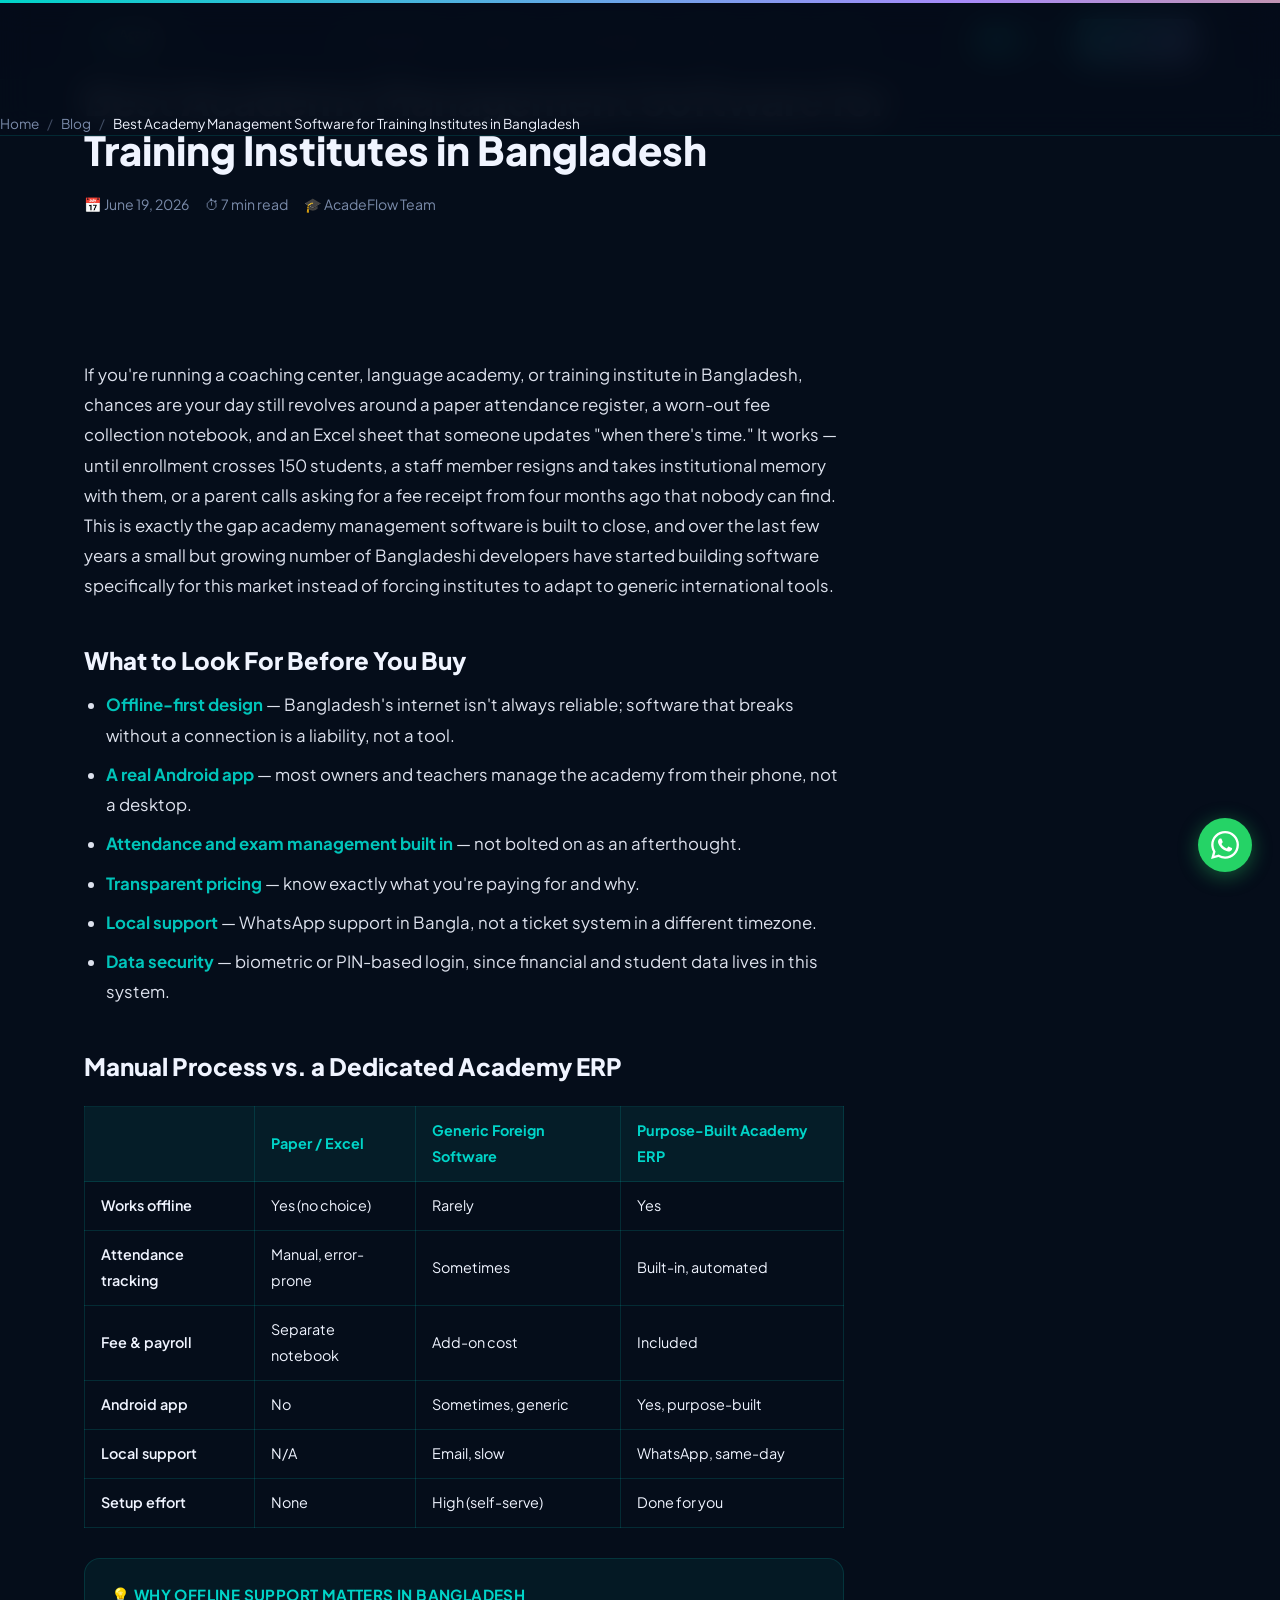
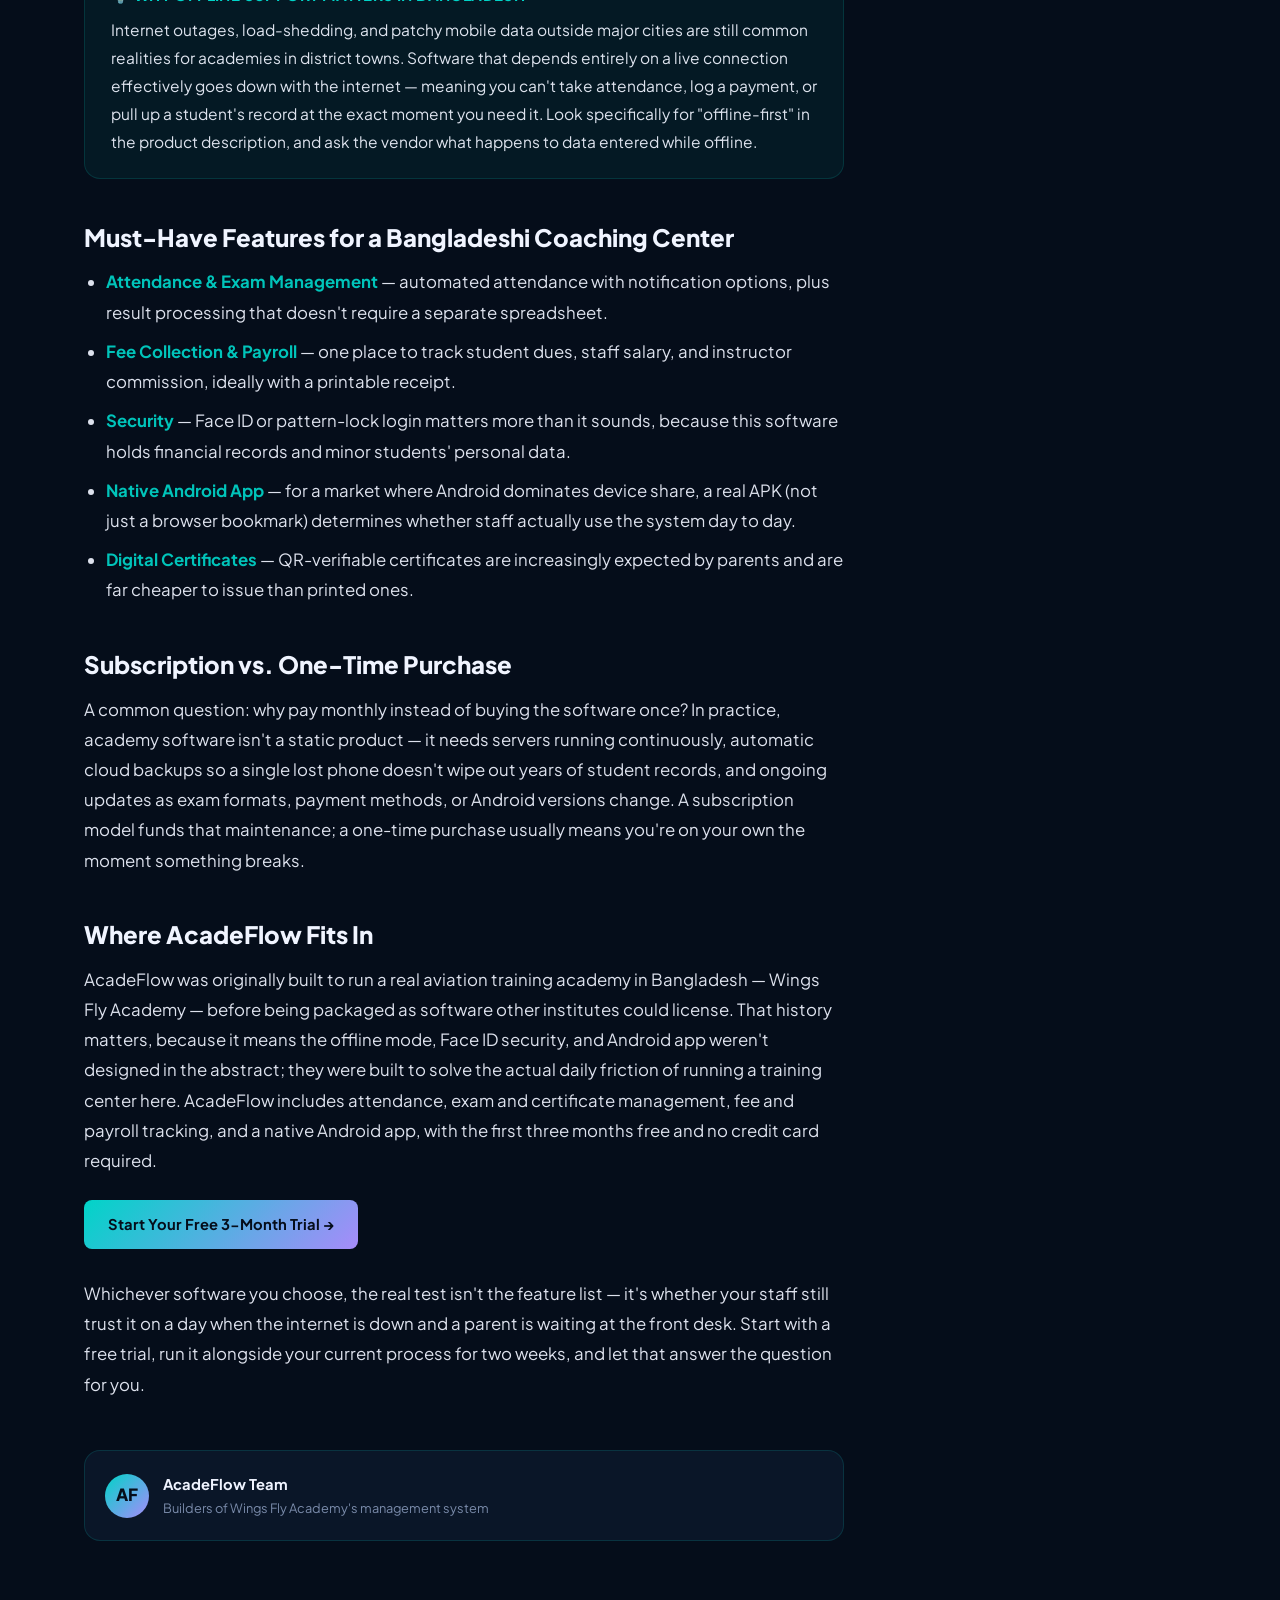
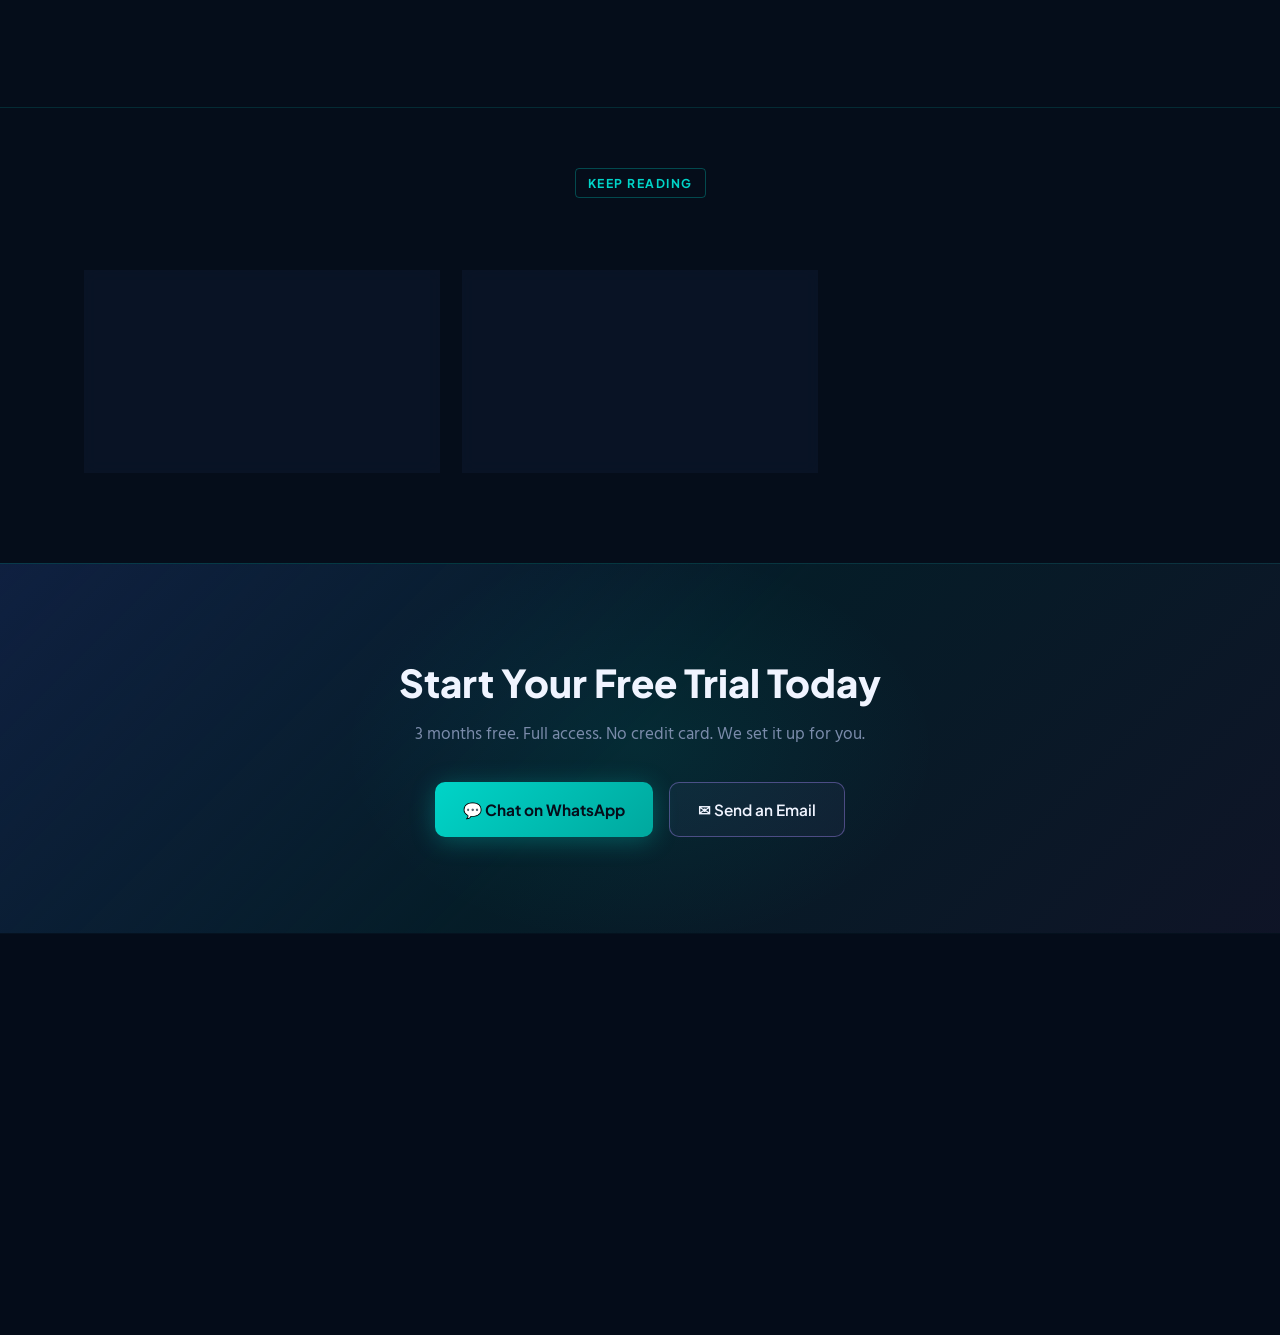
<file: blog/coaching-center-management-software-bangladesh/index.html>
<!DOCTYPE html>
<html lang="en">
<head>
  <meta charset="UTF-8" />
  <meta name="viewport" content="width=device-width, initial-scale=1.0" />
  <title>Best Academy Management Software for Training Institutes in Bangladesh | AcadeFlow</title>
  <meta name="description" content="A complete comparison of academy ERP systems for Bangladeshi coaching centers — offline support, pricing, security, and the features that actually matter." />
  <meta name="keywords" content="academy management software bangladesh, coaching center management software, coaching center management app, academy ERP bangladesh" />
  <meta name="robots" content="index, follow" />
  <link rel="canonical" href="https://acade-flow.vercel.app/blog/coaching-center-management-software-bangladesh" />
  <link rel="icon" type="image/x-icon" href="/favicon.ico" />
  <link rel="icon" type="image/png" sizes="32x32" href="/favicon-32.png" />
  <link rel="icon" type="image/png" sizes="16x16" href="/favicon-16.png" />
  <link rel="icon" type="image/png" sizes="192x192" href="/favicon-192.png" />
  <link rel="apple-touch-icon" sizes="180x180" href="/apple-touch-icon.png" />
  <link rel="manifest" href="/site.webmanifest" />
  <meta name="theme-color" content="#050d1a" />
  <meta property="og:title" content="Best Academy Management Software for Training Institutes in Bangladesh" />
  <meta property="og:description" content="A complete comparison of academy ERP systems for Bangladeshi coaching centers — offline support, pricing, security, and the features that actually matter." />
  <meta property="og:type" content="article" />
  <meta property="og:url" content="https://acade-flow.vercel.app/blog/coaching-center-management-software-bangladesh" />
  <meta property="og:locale" content="en_BD" />
  <meta property="og:image" content="https://acade-flow.vercel.app/og-image.png" />
  <meta property="og:image:width" content="1200" />
  <meta property="og:image:height" content="630" />
  <meta property="og:site_name" content="AcadeFlow" />
  <meta name="twitter:card" content="summary_large_image" />
  <meta name="twitter:title" content="Best Academy Management Software for Training Institutes in Bangladesh" />
  <meta name="twitter:description" content="A complete comparison of academy ERP systems for Bangladeshi coaching centers — offline support, pricing, security, and the features that actually matter." />
  <meta name="twitter:image" content="https://acade-flow.vercel.app/og-image.png" />
  <script type="application/ld+json">
  {
    "@context": "https://schema.org",
    "@type": "Article",
    "headline": "Best Academy Management Software for Training Institutes in Bangladesh",
    "description": "A complete comparison of academy ERP systems for Bangladeshi coaching centers — offline support, pricing, security, and the features that actually matter.",
    "image": "https://acade-flow.vercel.app/og-image.png",
    "datePublished": "2026-06-19",
    "dateModified": "2026-06-19",
    "author": { "@type": "Organization", "name": "AcadeFlow" },
    "publisher": {
      "@type": "Organization",
      "name": "AcadeFlow",
      "logo": { "@type": "ImageObject", "url": "https://acade-flow.vercel.app/acadeflow_logo.png" }
    },
    "mainEntityOfPage": { "@type": "WebPage", "@id": "https://acade-flow.vercel.app/blog/coaching-center-management-software-bangladesh" }
  }
  </script>
  <script type="application/ld+json">
  {
    "@context": "https://schema.org",
    "@type": "BreadcrumbList",
    "itemListElement": [
      { "@type": "ListItem", "position": 1, "name": "Home", "item": "https://acade-flow.vercel.app/" },
      { "@type": "ListItem", "position": 2, "name": "Blog", "item": "https://acade-flow.vercel.app/#blog" },
      { "@type": "ListItem", "position": 3, "name": "Best Academy Management Software for Training Institutes in Bangladesh", "item": "https://acade-flow.vercel.app/blog/coaching-center-management-software-bangladesh" }
    ]
  }
  </script>
  <link rel="preconnect" href="https://fonts.googleapis.com" />
  <link rel="preconnect" href="https://fonts.gstatic.com" crossorigin />
  <link rel="preload" as="style" href="https://fonts.googleapis.com/css2?family=Plus+Jakarta+Sans:wght@400;500;600;700;800;900&family=Hind+Siliguri:wght@400;500;600;700&display=optional" />
  <link rel="stylesheet" href="https://fonts.googleapis.com/css2?family=Plus+Jakarta+Sans:wght@400;500;600;700;800;900&family=Hind+Siliguri:wght@400;500;600;700&display=optional" media="print" onload="this.media='all'" />
  <noscript>
    <link rel="stylesheet" href="https://fonts.googleapis.com/css2?family=Plus+Jakarta+Sans:wght@400;500;600;700;800;900&family=Hind+Siliguri:wght@400;500;600;700&display=optional" />
  </noscript>
  <style>
/* ============================================================
   AcadeFlow — SOURCE CSS FILE
   This file is NOT linked directly from any HTML page.
   It is inlined into <style> tags in Index.html and every
   blog/*/index.html page at build time, to avoid an extra
   render-blocking network request (which was costing real
   PageSpeed points).

   HOW TO EDIT:
   1. Make your changes in this file.
   2. Run: python3 inline-css.py
      (re-inlines this file into all 4 HTML pages automatically)
   3. Deploy.
   ============================================================ */

    :root {
      --navy:#050d1a; --navy2:#0a1628; --navy3:#0f2040;
      --teal:#00d4c8; --teal2:#00a89e; --amber:#f5a623;
      --purple:#a78bfa; --rose:#f43f5e; --sky:#38bdf8; --green:#4ade80;
      --white:#f0f4ff; --muted:#7a8baa; --border:rgba(0,212,200,0.15);
      --font-en:'Plus Jakarta Sans',sans-serif; --font-bn:'Hind Siliguri',sans-serif;
      --radius:16px;
    }
    *,*::before,*::after{box-sizing:border-box;margin:0;padding:0;}
    html{scroll-behavior:smooth;}
    body{background:#050d1a;color:#f0f4ff;font-family:'Plus Jakarta Sans',sans-serif;line-height:1.65;overflow-x:hidden;}
    h1,h2,h3,h4{font-weight:800;line-height:1.2;}
    .bn{font-family:'Hind Siliguri',sans-serif;}
    .container{max-width:1160px;margin:0 auto;padding:0 24px;}
    section{padding:96px 0;}

    /* CURSOR TRAIL */
    .cursor-particle{position:fixed;pointer-events:none;border-radius:50%;z-index:99997;animation:particleFade 0.8s ease forwards;}
    @keyframes particleFade{0%{opacity:1;transform:scale(1);}100%{opacity:0;transform:scale(0);}}

    /* COLOR BAR */
    .color-bar{height:3px;background:linear-gradient(90deg,#00d4c8,#a78bfa,#f5a623,#f43f5e,#38bdf8);background-size:300% auto;animation:gradShift 6s ease infinite;position:fixed;top:0;left:0;right:0;z-index:1001;}
    @keyframes gradShift{0%{background-position:0% center;}50%{background-position:100% center;}100%{background-position:0% center;}}

    /* SPLASH */
    .splash{position:fixed;inset:0;background:radial-gradient(circle at center,#0a1728 0%,#02050a 100%);display:flex;align-items:center;justify-content:center;z-index:10000;flex-direction:column;gap:20px;}
    .splash-ring{position:relative;width:260px;height:260px;}
    .ring1{position:absolute;inset:0;border-radius:50%;border:3px solid transparent;border-top-color:#00d4c8;animation:spin 2s linear infinite;box-shadow:0 0 40px rgba(0,212,200,0.5);}
    .ring2{position:absolute;inset:-14px;border-radius:50%;border:2px solid transparent;border-bottom-color:#a78bfa;animation:spin 3s linear infinite reverse;}
    @keyframes spin{to{transform:rotate(360deg);}}
    @keyframes pulse{0%,100%{filter:drop-shadow(0 0 20px rgba(0,212,200,0.6));}50%{filter:drop-shadow(0 0 40px rgba(0,212,200,0.95));}}
    .splash-title{font-size:1.9rem;font-weight:800;background:linear-gradient(135deg,#00d4c8,#f0f4ff,#a78bfa);-webkit-background-clip:text;-webkit-text-fill-color:transparent;animation:fadeUp 0.8s ease 0.3s both;}
    .splash-sub{font-size:0.92rem;color:#7a8baa;font-family:'Hind Siliguri',sans-serif;animation:fadeUp 0.8s ease 0.6s both;}
    .splash-btn{background:linear-gradient(135deg,#00d4c8,#a78bfa);color:#050d1a;font-weight:700;padding:13px 34px;border:none;border-radius:10px;cursor:pointer;font-size:0.98rem;font-family:'Plus Jakarta Sans',sans-serif;position:relative;overflow:hidden;animation:fadeUp 0.8s ease 0.9s both;transition:transform 0.2s;}
    .splash-btn:hover{transform:scale(1.05);}
    .btn-shine{position:absolute;inset:0;background:linear-gradient(135deg,transparent,rgba(255,255,255,0.18),transparent);animation:shine 2s ease-in-out infinite;}
    @keyframes shine{0%{transform:translateX(-100%);}100%{transform:translateX(200%);}}
    @keyframes fadeUp{from{opacity:0;transform:translateY(20px);}to{opacity:1;transform:translateY(0);}}
    .splash-particles{position:absolute;inset:0;pointer-events:none;overflow:hidden;}

    /* NAV */
    nav{position:fixed;top:0;left:0;right:0;z-index:999;background:rgba(5,13,26,0.92);backdrop-filter:blur(16px);border-bottom:1px solid rgba(0,212,200,0.15);margin-top:3px;}
    .nav-inner{display:flex;align-items:center;justify-content:space-between;height:76px;max-width:1160px;margin:0 auto;padding:0 24px;}
    .logo{text-decoration:none;display:flex;align-items:center;}
    .logo img{height:38px;width:auto;display:block;}
    .nav-links{display:flex;gap:30px;list-style:none;}
    .nav-links a{color:#7a8baa;text-decoration:none;font-size:0.92rem;font-weight:500;transition:color 0.2s;}
    .nav-links a:hover{color:#00d4c8;}
    .nav-right{display:flex;align-items:center;gap:12px;}
    .lang-toggle{display:flex;align-items:center;gap:3px;background:rgba(0,212,200,0.08);border:1px solid rgba(0,212,200,0.15);border-radius:100px;padding:4px;}
    .lang-btn{background:none;border:none;cursor:pointer;padding:5px 13px;border-radius:100px;font-size:0.8rem;font-weight:700;color:#7a8baa;font-family:'Plus Jakarta Sans',sans-serif;transition:all 0.2s;}
    .lang-btn.active{background:#00d4c8;color:#050d1a;}
    .nav-cta{background:linear-gradient(135deg,#00d4c8,#a78bfa);color:#050d1a;font-weight:700;padding:10px 22px;border-radius:8px;text-decoration:none;font-size:0.9rem;transition:all 0.3s;box-shadow:0 0 20px rgba(0,212,200,0.25);}
    .nav-cta:hover{transform:translateY(-2px);box-shadow:0 0 30px rgba(0,212,200,0.5);}
    /* Lang visibility */
    [data-lang="en"] .only-bn{display:none!important;}
    [data-lang="bn"] .only-en{display:none!important;}

    /* MOBILE NAV TOGGLE */
    .nav-toggle{display:none;flex-direction:column;justify-content:center;gap:5px;width:38px;height:38px;background:rgba(0,212,200,0.08);border:1px solid rgba(0,212,200,0.15);border-radius:8px;cursor:pointer;padding:0;}
    .nav-toggle span{display:block;width:18px;height:2px;margin:0 auto;background:#00d4c8;border-radius:2px;transition:transform 0.25s ease,opacity 0.25s ease;}
    .nav-toggle[aria-expanded="true"] span:nth-child(1){transform:translateY(7px) rotate(45deg);}
    .nav-toggle[aria-expanded="true"] span:nth-child(2){opacity:0;}
    .nav-toggle[aria-expanded="true"] span:nth-child(3){transform:translateY(-7px) rotate(-45deg);}
    @media(max-width:800px){
      .nav-toggle{display:flex;}
      .nav-links{
        display:flex;position:fixed;top:76px;left:0;right:0;flex-direction:column;gap:0;
        background:rgba(5,13,26,0.98);backdrop-filter:blur(16px);border-bottom:1px solid rgba(0,212,200,0.15);
        max-height:0;overflow:hidden;padding:0 24px;transition:max-height 0.3s ease,padding 0.3s ease;
      }
      .nav-links.open{max-height:420px;padding:12px 24px 20px;}
      .nav-links li{width:100%;border-bottom:1px solid rgba(0,212,200,0.15);}
      .nav-links li:last-child{border-bottom:none;}
      .nav-links a{display:block;padding:14px 4px;font-size:1rem;}
    }

    /* GLOBAL BACKGROUND */
    .global-bg {
      position: fixed;
      inset: 0;
      z-index: -1;
      pointer-events: none;
      overflow: hidden;
      background: #050d1a;
      background-image: 
        radial-gradient(ellipse 80% 60% at 65% 40%, rgba(0, 212, 200, 0.08) 0%, transparent 70%),
        radial-gradient(ellipse 50% 40% at 10% 80%, rgba(245, 166, 35, 0.06) 0%, transparent 60%),
        radial-gradient(ellipse 40% 40% at 90% 10%, rgba(167, 139, 250, 0.07) 0%, transparent 60%),
        radial-gradient(ellipse 60% 50% at 20% 50%, rgba(167, 139, 250, 0.05) 0%, transparent 70%),
        radial-gradient(ellipse 50% 40% at 80% 80%, rgba(0, 212, 200, 0.04) 0%, transparent 60%);
    }

    /* HERO */
    .hero{min-height:100vh;display:flex;align-items:center;padding:120px 0 80px;position:relative;overflow:hidden;}
    .hero-bg{position:absolute;inset:0;background:transparent;}
    .grid-lines{position:absolute;inset:0;background-image:linear-gradient(rgba(0,212,200,0.05) 1px,transparent 1px),linear-gradient(90deg,rgba(0,212,200,0.05) 1px,transparent 1px);background-size:60px 60px;animation:gridPulse 8s ease-in-out infinite;}
    @keyframes gridPulse{0%,100%{opacity:0.6;}50%{opacity:1;}}
    .orb{position:absolute;border-radius:50%;filter:blur(60px);animation:orbFloat 12s ease-in-out infinite;}
    .orb1{width:420px;height:420px;background:rgba(0,212,200,0.07);top:-100px;right:8%;}
    .orb2{width:300px;height:300px;background:rgba(167,139,250,0.07);bottom:0;right:22%;animation-delay:-4s;}
    .orb3{width:200px;height:200px;background:rgba(245,166,35,0.05);top:30%;left:3%;animation-delay:-8s;}
    @keyframes orbFloat{0%,100%{transform:translateY(0) scale(1);}50%{transform:translateY(-40px) scale(1.1);}}
    /* Flying planes */
    .plane{position:absolute;pointer-events:none;opacity:0;animation:fly1 30s linear infinite;display:flex;align-items:center;gap:8px;}
    .plane2{animation:fly2 40s linear infinite;animation-delay:15s;}
    .plane-emoji{font-size:18px;filter:drop-shadow(0 0 10px rgba(0,212,200,0.8));}
    .plane-trail{width:100px;height:1px;background:linear-gradient(to left,transparent,rgba(0,212,200,0.6));}
    @keyframes fly1{0%{left:-5%;top:22%;opacity:0;}5%{opacity:0.9;}90%{opacity:0.9;}100%{left:110%;top:9%;opacity:0;}}
    @keyframes fly2{0%{left:110%;top:65%;opacity:0;transform:scaleX(-1);}5%{opacity:0.5;}90%{opacity:0.5;}100%{left:-8%;top:48%;opacity:0;transform:scaleX(-1);}}
    /* Shooting stars */
    .star{position:absolute;width:90px;height:1px;pointer-events:none;background:linear-gradient(to right,transparent,#00d4c8);animation:shootStar 7s ease-in-out infinite;opacity:0;}
    @keyframes shootStar{0%{transform:translateX(-180px) rotate(-30deg);opacity:0;}10%{opacity:1;}40%{opacity:0;}100%{transform:translateX(380px) rotate(-30deg);opacity:0;}}
    .hero-content{position:relative;z-index:2;max-width:640px;}
    .eyebrow{display:inline-flex;align-items:center;gap:8px;background:rgba(0,212,200,0.1);border:1px solid rgba(0,212,200,0.15);border-radius:100px;padding:6px 16px;font-size:0.82rem;font-weight:600;color:#00d4c8;letter-spacing:0.5px;margin-bottom:24px;animation:pulseBadge 3s ease-in-out infinite;}
    .eyebrow::before{content:'🎓';}
    @keyframes pulseBadge{0%,100%{box-shadow:0 0 0 0 rgba(0,212,200,0.2);}50%{box-shadow:0 0 0 8px rgba(0,212,200,0);}}
    h1.hero-h1{font-size:clamp(2.4rem,5vw,4rem);letter-spacing:-2px;margin-bottom:20px;}
    h1.hero-h1 em{font-style:normal;background:linear-gradient(135deg,#00d4c8,#f5a623,#a78bfa);background-size:200% auto;-webkit-background-clip:text;-webkit-text-fill-color:transparent;animation:gradShift 4s ease infinite;}
    .hero-sub{font-size:1.1rem;color:#7a8baa;margin-bottom:8px;line-height:1.75;}
    .hero-sub-bn{font-family:'Hind Siliguri',sans-serif;font-size:0.97rem;color:rgba(120,139,170,0.8);margin-bottom:36px;}
    .hero-btns{display:flex;gap:14px;flex-wrap:wrap;margin-bottom:48px;}
    .btn-p{background:linear-gradient(135deg,#00d4c8,#00a89e);color:#050d1a;font-weight:700;padding:14px 28px;border-radius:10px;text-decoration:none;font-size:0.96rem;transition:all 0.3s;display:inline-flex;align-items:center;gap:8px;box-shadow:0 4px 24px rgba(0,212,200,0.3);position:relative;overflow:hidden;}
    .btn-p::before{content:'';position:absolute;inset:0;background:linear-gradient(135deg,transparent,rgba(255,255,255,0.15),transparent);transform:translateX(-100%);transition:transform 0.6s;}
    .btn-p:hover::before{transform:translateX(100%);}
    .btn-p:hover{transform:translateY(-3px);box-shadow:0 8px 32px rgba(0,212,200,0.5);}
    .btn-s{border:1px solid rgba(167,139,250,0.4);color:#f0f4ff;font-weight:600;padding:14px 28px;border-radius:10px;text-decoration:none;font-size:0.96rem;transition:all 0.3s;display:inline-flex;align-items:center;gap:8px;background:rgba(167,139,250,0.05);}
    .btn-s:hover{border-color:#a78bfa;color:#a78bfa;background:rgba(167,139,250,0.1);transform:translateY(-3px);}
    /* Hero security badges */
    .sec-badges{display:flex;gap:12px;flex-wrap:wrap;margin-bottom:40px;}
    .sec-badge{display:flex;align-items:center;gap:6px;background:rgba(0,212,200,0.06);border:1px solid rgba(0,212,200,0.18);border-radius:100px;padding:5px 13px;font-size:0.76rem;font-weight:600;color:#7a8baa;}
    .sec-badge .icon{color:#00d4c8;}
    .hero-stats{display:flex;gap:36px;padding-top:36px;border-top:1px solid rgba(0,212,200,0.15);}
    .stat-n{font-size:1.9rem;font-weight:900;background:linear-gradient(135deg,#00d4c8,#f0f4ff);-webkit-background-clip:text;-webkit-text-fill-color:transparent;}
    .stat-l{font-size:0.78rem;color:#7a8baa;margin-top:2px;}
    @media(max-width:600px){.hero-stats{flex-wrap:wrap;gap:20px;}.hero-btns{flex-direction:column;}}

    /* ANDROID SHOWCASE */
    .android-section{background:transparent;position:relative;overflow:hidden;}
    .android-section::before{content:'';position:absolute;inset:0;background:radial-gradient(ellipse 60% 50% at 20% 50%,rgba(167,139,250,0.08) 0%,transparent 70%),radial-gradient(ellipse 50% 40% at 80% 60%,rgba(0,212,200,0.06) 0%,transparent 60%);pointer-events:none;}
    .android-grid{display:grid;grid-template-columns:1fr 1.1fr;gap:56px;align-items:center;position:relative;z-index:1;}
    .phone-wrap{display:flex;justify-content:center;perspective:900px;position:relative;}
    .phone-mock{
      width:290px;
      background:#0a0f1a;
      border-radius:40px;
      padding:16px 12px;
      box-shadow:0 30px 70px rgba(0,0,0,0.7), 0 0 0 1px rgba(167,139,250,0.35), inset 0 0 0 2px rgba(255,255,255,0.06);
      transform:rotateY(-8deg) rotateX(2deg);
      transition:transform 0.5s ease, box-shadow 0.5s ease;
      position:relative;
      overflow:hidden;
    }
    .phone-mock:hover{transform:rotateY(0deg) rotateX(0deg);box-shadow:0 40px 90px rgba(0, 212, 200, 0.25), 0 0 0 1.5px rgba(0, 212, 200, 0.5);}
    
    /* Device Frame details */
    .phone-glare {
      position: absolute;
      top: 0;
      left: 0;
      width: 100%;
      height: 100%;
      background: linear-gradient(135deg, rgba(255,255,255,0.08) 0%, rgba(255,255,255,0) 50%);
      pointer-events: none;
      z-index: 10;
      border-radius: 40px;
    }
    .phone-btn {
      position: absolute;
      background: #1e293b;
      border-radius: 2px 0 0 2px;
      z-index: 1;
    }
    .phone-btn-vol-up { left: -3px; top: 90px; width: 3px; height: 35px; }
    .phone-btn-vol-down { left: -3px; top: 135px; width: 3px; height: 35px; }
    .phone-btn-power { right: -3px; top: 110px; width: 3px; height: 45px; border-radius: 0 2px 2px 0; }
    
    .phone-notch {
      width: 110px;
      height: 25px;
      background: #050d1a;
      border-radius: 0 0 16px 16px;
      margin: 0 auto 8px;
      display: flex;
      align-items: center;
      justify-content: center;
      gap: 10px;
      border: 1px solid rgba(167,139,250,0.1);
      border-top: none;
      position: relative;
      z-index: 11;
    }
    .phone-camera {
      width: 8px;
      height: 8px;
      border-radius: 50%;
      background: #101827;
      border: 1px solid rgba(255,255,255,0.15);
    }
    .phone-speaker {
      width: 40px;
      height: 4px;
      border-radius: 10px;
      background: #1a2333;
    }

    .phone-screen{
      background:linear-gradient(180deg,#0a1528 0%,#040a14 100%);
      border-radius:28px;
      overflow:hidden;
      min-height:430px;
      padding:14px 18px 18px;
      border:1px solid rgba(0,212,200,0.15);
      position:relative;
      display:flex;
      flex-direction:column;
    }
    
    .phone-status-bar {
      display: flex;
      justify-content: space-between;
      align-items: center;
      font-size: 0.68rem;
      color: rgba(240, 244, 255, 0.6);
      margin-bottom: 20px;
      padding: 0 4px;
      font-weight: 600;
    }
    .status-icons { display: flex; gap: 4px; align-items: center; }
    .status-icon { font-size: 0.65rem; }

    .phone-logo-ring{
      width:64px;
      height:64px;
      border-radius:50%;
      background:rgba(0,212,200,0.08);
      border:2px solid rgba(0,212,200,0.25);
      display:flex;
      align-items:center;
      justify-content:center;
      margin:0 auto 12px;
      box-shadow: 0 0 15px rgba(0,212,200,0.15);
      animation: phoneLogoPulse 4s ease-in-out infinite;
    }
    @keyframes phoneLogoPulse {
      0%, 100% { transform: scale(1); box-shadow: 0 0 15px rgba(0, 212, 200, 0.15); }
      50% { transform: scale(1.05); box-shadow: 0 0 25px rgba(0, 212, 200, 0.35); }
    }
    .phone-logo-ring img{width:40px;height:40px;object-fit:contain;}
    .phone-app-name{text-align:center;font-weight:800;font-size:1rem;margin-bottom:4px;color:#f0f4ff;}
    .phone-app-sub{text-align:center;font-family:'Hind Siliguri',sans-serif;font-size:0.75rem;color:#a78bfa;margin-bottom:20px;font-weight:500;}
    
    .phone-field{
      background:rgba(255,255,255,0.03);
      border:1px solid rgba(0,212,200,0.15);
      border-radius:12px;
      padding: 9px 12px;
      margin-bottom: 10px;
      display: flex;
      align-items: center;
      gap: 10px;
      transition: all 0.3s ease;
      text-align: left;
    }
    .phone-field:hover {
      background: rgba(0, 212, 200, 0.05);
      border-color: rgba(0, 212, 200, 0.4);
      box-shadow: 0 0 10px rgba(0, 212, 200, 0.1);
    }
    .field-icon { font-size: 0.8rem; opacity: 0.8; }
    .field-label { font-size: 0.72rem; color: rgba(240, 244, 255, 0.45); font-family: 'Hind Siliguri', sans-serif; flex-grow: 1; user-select: none; }
    .field-eye { font-size: 0.75rem; opacity: 0.5; cursor: pointer; }

    .phone-biometric {
      display: flex;
      flex-direction: column;
      align-items: center;
      gap: 6px;
      margin: 12px 0 16px;
      text-align: center;
    }
    .bio-face-id {
      width: 44px;
      height: 44px;
      border-radius: 50%;
      background: rgba(0, 212, 200, 0.06);
      border: 1px solid rgba(0, 212, 200, 0.2);
      display: flex;
      align-items: center;
      justify-content: center;
      cursor: pointer;
      transition: all 0.3s ease;
      animation: bioPulse 3s infinite;
    }
    .bio-face-id:hover {
      background: rgba(0, 212, 200, 0.12);
      border-color: rgba(0, 212, 200, 0.5);
      transform: scale(1.06);
    }
    .bio-face-id svg {
      width: 22px;
      height: 22px;
    }
    @keyframes bioPulse {
      0%, 100% { box-shadow: 0 0 0 0 rgba(0, 212, 200, 0.2); }
      50% { box-shadow: 0 0 12px 3px rgba(0, 212, 200, 0.12); }
    }
    .bio-text { font-size: 0.68rem; color: #a78bfa; font-family: 'Hind Siliguri', sans-serif; font-weight: 500; }

    .phone-btn-mock{
      background:linear-gradient(135deg,#00d4c8,#a78bfa);
      border-radius:12px;
      height:40px;
      display:flex;
      align-items:center;
      justify-content:center;
      font-family:'Hind Siliguri',sans-serif;
      font-weight:700;
      font-size:0.85rem;
      color:#050d1a;
      box-shadow:0 4px 15px rgba(0,212,200,0.2);
      transition:all 0.3s ease;
      cursor:pointer;
      user-select: none;
    }
    .phone-btn-mock:hover {
      transform: translateY(-1px);
      box-shadow: 0 6px 18px rgba(0, 212, 200, 0.4);
      background: linear-gradient(135deg, #00d4c8, #c084fc);
    }
    
    .phone-home-indicator {
      width: 80px;
      height: 4px;
      background: rgba(240, 244, 255, 0.25);
      border-radius: 2px;
      margin: 16px auto 0;
    }

    .android-content .and-badge{display:inline-flex;align-items:center;gap:8px;background:rgba(167,139,250,0.12);border:1px solid rgba(167,139,250,0.35);border-radius:100px;padding:6px 16px;font-size:0.76rem;font-weight:700;color:#a78bfa;letter-spacing:1px;text-transform:uppercase;margin-bottom:20px;}
    .android-content .and-badge::before{content:'📱';font-size:0.9rem;}
    .android-h2{font-size:clamp(1.6rem,3vw,2.4rem);letter-spacing:-1px;margin-bottom:16px;line-height:1.25;}
    .android-h2 em{font-style:normal;background:linear-gradient(135deg,#00d4c8,#38bdf8);-webkit-background-clip:text;-webkit-text-fill-color:transparent;}
    .android-desc{font-size:0.95rem;color:#7a8baa;line-height:1.75;margin-bottom:28px;}
    .android-feats{list-style:none;display:flex;flex-direction:column;gap:14px;margin-bottom:32px;}
    .android-feats li{display:flex;align-items:flex-start;gap:12px;font-size:0.92rem;color:#f0f4ff;}
    .android-feats li::before{content:'✓';flex-shrink:0;width:22px;height:22px;border-radius:50%;background:rgba(0,212,200,0.12);color:#00d4c8;font-weight:800;font-size:0.75rem;display:flex;align-items:center;justify-content:center;margin-top:2px;}
    .android-feats strong{display:block;font-weight:700;margin-bottom:2px;}
    .android-feats span{font-size:0.84rem;color:#7a8baa;font-family:'Hind Siliguri',sans-serif;line-height:1.5;}
    .btn-apk{background:linear-gradient(135deg,#a78bfa,#7c3aed);color:#fff;font-weight:700;padding:14px 28px;border-radius:10px;text-decoration:none;font-size:0.96rem;display:inline-flex;align-items:center;gap:10px;transition:all 0.3s;box-shadow:0 4px 24px rgba(167,139,250,0.35);}
    .btn-apk:hover{transform:translateY(-3px);box-shadow:0 8px 32px rgba(167,139,250,0.55);}
    @media(max-width:900px){.android-grid{grid-template-columns:1fr;gap:40px;}.phone-wrap{order:-1;}.phone-mock{transform:none;width:260px;}}

    /* TRUSTED BAR */
    .trusted{padding:36px 0;border-top:1px solid rgba(0,212,200,0.1);border-bottom:1px solid rgba(0,212,200,0.1);background:rgba(10, 22, 40, 0.6);backdrop-filter:blur(12px);}
    .trusted-inner{display:flex;align-items:center;gap:36px;flex-wrap:wrap;justify-content:center;}
    .trusted-label{font-size:0.78rem;color:#7a8baa;text-transform:uppercase;letter-spacing:1px;}
    .trusted-logo{color:#7a8baa;font-size:0.9rem;font-weight:600;opacity:0.55;transition:opacity 0.2s,color 0.2s;}
    .trusted-logo:hover{opacity:1;color:#00d4c8;}

    /* SECTION HEADER */
    .s-eye{display:inline-block;font-size:0.76rem;font-weight:700;letter-spacing:1.5px;text-transform:uppercase;color:#00d4c8;border:1px solid rgba(0,212,200,0.3);border-radius:4px;padding:4px 12px;margin-bottom:16px;}
    .s-head{text-align:center;margin-bottom:56px;}
    .s-title{font-size:clamp(1.8rem,3vw,2.6rem);letter-spacing:-1px;margin-bottom:14px;}
    .s-sub{font-size:1rem;color:#7a8baa;max-width:540px;margin:0 auto;}

    /* FEATURES GRID */
    .feat-bg{background:rgba(5, 13, 26, 0.35);backdrop-filter:blur(8px);}
    .feat-grid{
      display:grid;
      grid-template-columns:repeat(3,1fr);
      gap:24px;
      border:none;
      border-radius:0;
      overflow:visible;
      padding:10px 0;
    }
    .fc{
      backdrop-filter:blur(8px);
      padding:32px 26px;
      border-radius:16px;
      border:1px solid rgba(255, 255, 255, 0.05);
      transition:all 0.4s cubic-bezier(0.16, 1, 0.3, 1);
      position:relative;
      overflow:hidden;
      box-shadow:0 10px 30px rgba(0,0,0,0.25);
    }
    
    .fc.c-teal {
      border-color: rgba(0, 212, 200, 0.18);
      background: radial-gradient(circle at top right, rgba(0, 212, 200, 0.06), rgba(10, 22, 40, 0.5) 80%);
    }
    .fc.c-teal:hover {
      border-color: rgba(0, 212, 200, 0.55);
      background: radial-gradient(circle at top right, rgba(0, 212, 200, 0.15), rgba(10, 22, 40, 0.6) 80%);
      box-shadow: 0 15px 35px rgba(0, 212, 200, 0.15);
      transform: translateY(-6px);
    }
    .fc.c-teal .fn { color: #00d4c8; text-shadow: 0 0 12px rgba(0, 212, 200, 0.25); }

    .fc.c-purple {
      border-color: rgba(167, 139, 250, 0.18);
      background: radial-gradient(circle at top right, rgba(167, 139, 250, 0.06), rgba(10, 22, 40, 0.5) 80%);
    }
    .fc.c-purple:hover {
      border-color: rgba(167, 139, 250, 0.55);
      background: radial-gradient(circle at top right, rgba(167, 139, 250, 0.15), rgba(10, 22, 40, 0.6) 80%);
      box-shadow: 0 15px 35px rgba(167, 139, 250, 0.15);
      transform: translateY(-6px);
    }
    .fc.c-purple .fn { color: #a78bfa; text-shadow: 0 0 12px rgba(167, 139, 250, 0.25); }

    .fc.c-amber {
      border-color: rgba(245, 166, 35, 0.18);
      background: radial-gradient(circle at top right, rgba(245, 166, 35, 0.06), rgba(10, 22, 40, 0.5) 80%);
    }
    .fc.c-amber:hover {
      border-color: rgba(245, 166, 35, 0.55);
      background: radial-gradient(circle at top right, rgba(245, 166, 35, 0.15), rgba(10, 22, 40, 0.6) 80%);
      box-shadow: 0 15px 35px rgba(245, 166, 35, 0.15);
      transform: translateY(-6px);
    }
    .fc.c-amber .fn { color: #f5a623; text-shadow: 0 0 12px rgba(245, 166, 35, 0.25); }

    .fc.c-sky {
      border-color: rgba(56, 189, 248, 0.18);
      background: radial-gradient(circle at top right, rgba(56, 189, 248, 0.06), rgba(10, 22, 40, 0.5) 80%);
    }
    .fc.c-sky:hover {
      border-color: rgba(56, 189, 248, 0.55);
      background: radial-gradient(circle at top right, rgba(56, 189, 248, 0.15), rgba(10, 22, 40, 0.6) 80%);
      box-shadow: 0 15px 35px rgba(56, 189, 248, 0.15);
      transform: translateY(-6px);
    }
    .fc.c-sky .fn { color: #38bdf8; text-shadow: 0 0 12px rgba(56, 189, 248, 0.25); }

    .fc.c-rose {
      border-color: rgba(244, 63, 94, 0.18);
      background: radial-gradient(circle at top right, rgba(244, 63, 94, 0.06), rgba(10, 22, 40, 0.5) 80%);
    }
    .fc.c-rose:hover {
      border-color: rgba(244, 63, 94, 0.55);
      background: radial-gradient(circle at top right, rgba(244, 63, 94, 0.15), rgba(10, 22, 40, 0.6) 80%);
      box-shadow: 0 15px 35px rgba(244, 63, 94, 0.15);
      transform: translateY(-6px);
    }
    .fc.c-rose .fn { color: #f43f5e; text-shadow: 0 0 12px rgba(244, 63, 94, 0.25); }

    .fc.c-green {
      border-color: rgba(74, 222, 128, 0.18);
      background: radial-gradient(circle at top right, rgba(74, 222, 128, 0.06), rgba(10, 22, 40, 0.5) 80%);
    }
    .fc.c-green:hover {
      border-color: rgba(74, 222, 128, 0.55);
      background: radial-gradient(circle at top right, rgba(74, 222, 128, 0.15), rgba(10, 22, 40, 0.6) 80%);
      box-shadow: 0 15px 35px rgba(74, 222, 128, 0.15);
      transform: translateY(-6px);
    }
    .fc.c-green .fn { color: #4ade80; text-shadow: 0 0 12px rgba(74, 222, 128, 0.25); }

    .fi{width:50px;height:50px;border-radius:13px;display:flex;align-items:center;justify-content:center;font-size:1.4rem;margin-bottom:16px;}
    .fi.teal{background:rgba(0,212,200,0.16);box-shadow:0 0 15px rgba(0,212,200,0.25);}
    .fi.purple{background:rgba(167,139,250,0.16);box-shadow:0 0 15px rgba(167,139,250,0.25);}
    .fi.amber{background:rgba(245,166,35,0.16);box-shadow:0 0 15px rgba(245,166,35,0.25);}
    .fi.sky{background:rgba(56,189,248,0.16);box-shadow:0 0 15px rgba(56,189,248,0.25);}
    .fi.rose{background:rgba(244,63,94,0.16);box-shadow:0 0 15px rgba(244,63,94,0.25);}
    .fi.green{background:rgba(74,222,128,0.16);box-shadow:0 0 15px rgba(74,222,128,0.25);}
    .fn{font-size:1.05rem;font-weight:800;margin-bottom:8px;}
    .fd{font-size:0.85rem;color:#7a8baa;line-height:1.65;}
    .badge{display:inline-block;margin-top:12px;font-size:0.7rem;font-weight:700;letter-spacing:0.5px;padding:3px 10px;border-radius:100px;}
    .b-core{background:rgba(0,212,200,0.1);color:#00d4c8;border:1px solid rgba(0,212,200,0.2);}
    .b-ai{background:rgba(167,139,250,0.1);color:#a78bfa;border:1px solid rgba(167,139,250,0.2);}
    .b-and{background:rgba(74,222,128,0.1);color:#4ade80;border:1px solid rgba(74,222,128,0.2);}
    .b-sec{background:rgba(244,63,94,0.1);color:#f43f5e;border:1px solid rgba(244,63,94,0.2);}
    .b-new{background:linear-gradient(135deg,rgba(0,212,200,0.15),rgba(167,139,250,0.15));color:#00d4c8;border:1px solid rgba(0,212,200,0.35);animation:pulseBadge 3s ease-in-out infinite;}
    @media(max-width:900px){.feat-grid{grid-template-columns:repeat(2,1fr);}}
    @media(max-width:560px){.feat-grid{grid-template-columns:1fr;}}

    /* HOW IT WORKS */
    .steps{display:grid;grid-template-columns:repeat(4,1fr);gap:0;position:relative;}
    .steps::before{content:'';position:absolute;top:35px;left:12.5%;right:12.5%;height:2px;background:linear-gradient(90deg,#00d4c8,#a78bfa,#f5a623,#f43f5e);background-size:200% auto;animation:gradShift 4s ease infinite;z-index:0;}
    .step{text-align:center;padding:0 14px;position:relative;z-index:1;}
    .sn{width:70px;height:70px;border-radius:50%;background:rgba(10, 22, 40, 0.9);display:flex;align-items:center;justify-content:center;font-size:1.4rem;font-weight:800;color:#00d4c8;margin:0 auto 18px;position:relative;box-shadow:0 0 20px rgba(0,212,200,0.15);transition:box-shadow 0.3s;}
    .sn::before{content:'';position:absolute;inset:-2px;border-radius:50%;background:linear-gradient(135deg,#00d4c8,#a78bfa);z-index:-1;}
    .sn-inner{background:rgba(10, 22, 40, 0.9);width:100%;height:100%;border-radius:50%;display:flex;align-items:center;justify-content:center;}
    .step:hover .sn{box-shadow:0 0 30px rgba(0,212,200,0.4);}
    .st{font-size:0.98rem;font-weight:700;margin-bottom:8px;}
    .sd{font-size:0.83rem;color:#7a8baa;}
    @media(max-width:700px){.steps{grid-template-columns:repeat(2,1fr);gap:36px;}.steps::before{display:none;}}

    /* WHY SUBSCRIPTION */
    .sub-section {
      background: transparent;
      padding: 96px 0;
      position: relative;
    }
    .sub-grid {
      display: grid;
      grid-template-columns: repeat(4, 1fr);
      gap: 24px;
      margin-bottom: 56px;
    }
    .sub-card {
      background: rgba(10, 22, 40, 0.75);
      border: 1px solid rgba(0,212,200,0.15);
      border-radius: 16px;
      padding: 30px 24px;
      transition: all 0.3s ease;
      position: relative;
      overflow: hidden;
    }
    .sub-card:hover {
      transform: translateY(-6px);
      border-color: #00d4c8;
      box-shadow: 0 12px 30px rgba(0, 212, 200, 0.15);
    }
    .sub-card::after {
      content: '';
      position: absolute;
      inset: 0;
      background: radial-gradient(circle at top right, rgba(0, 212, 200, 0.05), transparent 70%);
      pointer-events: none;
    }
    .sub-icon {
      font-size: 2.2rem;
      margin-bottom: 18px;
      display: inline-block;
      filter: drop-shadow(0 0 8px rgba(0, 212, 200, 0.4));
    }
    .sub-card-title {
      font-size: 1.15rem;
      font-weight: 700;
      margin-bottom: 12px;
      color: #f0f4ff;
    }
    .sub-card-desc {
      font-size: 0.88rem;
      color: #7a8baa;
      line-height: 1.6;
    }
    .sub-card-desc-bn {
      font-family: 'Hind Siliguri',sans-serif;
      font-size: 0.92rem;
      color: #7a8baa;
      line-height: 1.6;
    }

    /* COMPARISON TABLE */
    .comp-container {
      background: rgba(10, 22, 40, 0.8);
      border: 1px solid rgba(0,212,200,0.15);
      border-radius: 16px;
      padding: 36px;
      overflow-x: auto;
      box-shadow: 0 10px 40px rgba(0,0,0,0.3);
      margin-top: 40px;
    }
    .comp-table {
      width: 100%;
      border-collapse: collapse;
      text-align: left;
      min-width: 700px;
    }
    .comp-table th, .comp-table td {
      padding: 16px 20px;
      border-bottom: 1px solid rgba(0, 212, 200, 0.08);
      font-size: 0.9rem;
      vertical-align: top;
    }
    .comp-table th {
      font-weight: 700;
      color: #f0f4ff;
      text-transform: uppercase;
      font-size: 0.82rem;
      letter-spacing: 1px;
    }
    .comp-table td {
      color: #7a8baa;
      line-height: 1.5;
    }
    .comp-table tr:last-child td {
      border-bottom: none;
    }
    .comp-table tr:hover td {
      background: rgba(0, 212, 200, 0.02);
    }
    .comp-feature {
      font-weight: 600;
      color: #f0f4ff !important;
      width: 25%;
    }
    .comp-sub {
      color: #00d4c8 !important;
      background: rgba(0, 212, 200, 0.02);
      width: 40%;
    }
    .comp-one-time {
      color: #f43f5e !important;
      opacity: 0.85;
      width: 35%;
    }
    .comp-sub-tick::before {
      content: '⚡ ';
    }
    .comp-one-cross::before {
      content: '⚠️ ';
    }

    /* FEATURE COMPARISON (vs Local & Global Software) */
    .fcomp-grid{display:grid;grid-template-columns:repeat(3,1fr);gap:0;border:1px solid rgba(0,212,200,0.15);border-radius:16px;overflow:hidden;background:rgba(10, 22, 40, 0.8);box-shadow:0 10px 40px rgba(0,0,0,0.3);backdrop-filter:blur(8px);}
    .fcomp-col{padding:30px 26px;border-left:1px solid rgba(0,212,200,0.08);}
    .fcomp-col:first-child{border-left:none;}
    .fcomp-col.fcomp-us{background:linear-gradient(180deg,rgba(0,212,200,0.08),rgba(167,139,250,0.04));position:relative;}
    .fcomp-col.fcomp-us::before{content:'';position:absolute;top:0;left:0;right:0;height:3px;background:linear-gradient(90deg,#00d4c8,#a78bfa);}
    .fcomp-head{text-align:center;padding-bottom:22px;margin-bottom:6px;border-bottom:1px solid rgba(0,212,200,0.1);}
    .fcomp-head-tag{font-size:0.7rem;font-weight:700;letter-spacing:1px;text-transform:uppercase;color:#7a8baa;}
    .fcomp-us .fcomp-head-tag{color:#00d4c8;}
    .fcomp-head-name{font-size:1.1rem;font-weight:800;color:#f0f4ff;margin-top:4px;}
    .fcomp-row{display:flex;align-items:flex-start;gap:10px;padding:13px 2px;font-size:0.86rem;color:#7a8baa;line-height:1.5;border-bottom:1px dashed rgba(122,139,170,0.12);}
    .fcomp-row:last-child{border-bottom:none;}
    .fcomp-badge{flex-shrink:0;width:20px;height:20px;border-radius:50%;display:flex;align-items:center;justify-content:center;font-size:0.7rem;font-weight:800;margin-top:1px;}
    .fcomp-yes{background:rgba(74,222,128,0.15);color:#4ade80;}
    .fcomp-partial{background:rgba(245,166,35,0.15);color:#f5a623;}
    .fcomp-no{background:rgba(244,63,94,0.15);color:#f43f5e;}
    .fcomp-us .fcomp-row{color:#dce4f5;}
    .fcomp-foot{grid-column:1/-1;text-align:center;padding:20px 24px;background:rgba(0,212,200,0.04);border-top:1px solid rgba(0,212,200,0.1);font-size:0.85rem;color:#7a8baa;}
    @media(max-width:860px){
      .fcomp-grid{grid-template-columns:1fr;}
      .fcomp-col{border-left:none;border-top:1px solid rgba(0,212,200,0.08);}
      .fcomp-col:first-child{border-top:none;}
    }

    @media(max-width: 960px) {
      .sub-grid {
        grid-template-columns: repeat(2, 1fr);
      }
    }
    @media(max-width: 580px) {
      .sub-grid {
        grid-template-columns: 1fr;
      }
      .comp-container {
        padding: 20px 14px;
      }
      .comp-table th, .comp-table td {
        padding: 12px 10px;
        font-size: 0.85rem;
      }
    }

    /* PRICING */
    .pr-grid{display:grid;grid-template-columns:repeat(3,1fr);gap:24px;}
    .pc{background:rgba(10, 22, 40, 0.8);border:1px solid rgba(0,212,200,0.15);border-radius:16px;padding:34px 26px;position:relative;transition:transform 0.3s,box-shadow 0.3s;}
    .pc:hover{transform:translateY(-6px);box-shadow:0 20px 60px rgba(0,0,0,0.4);}
    .pc.feat{border-color:#00d4c8;background:linear-gradient(160deg,rgba(0,212,200,0.07) 0%,rgba(167,139,250,0.04) 60%,#0a1628 100%);box-shadow:0 0 40px rgba(0,212,200,0.1);}
    .feat-badge{position:absolute;top:-13px;left:50%;transform:translateX(-50%);background:linear-gradient(135deg,#00d4c8,#a78bfa);color:#050d1a;font-size:0.74rem;font-weight:700;padding:4px 16px;border-radius:100px;white-space:nowrap;}
    .pn{font-size:0.84rem;font-weight:700;color:#7a8baa;text-transform:uppercase;letter-spacing:1px;margin-bottom:8px;}
    .pp{font-size:2.8rem;font-weight:800;margin-bottom:12px;}
    .pp sup{font-size:1.2rem;vertical-align:super;}
    .pp sub{font-size:0.9rem;color:#7a8baa;font-weight:500;}
    .pd{font-size:0.85rem;color:#7a8baa;margin-bottom:22px;font-family:'Hind Siliguri',sans-serif;}
    .pf{list-style:none;margin-bottom:26px;display:flex;flex-direction:column;gap:9px;}
    .pf li{font-size:0.88rem;display:flex;align-items:flex-start;gap:8px;}
    .pf li::before{content:'✓';color:#00d4c8;font-weight:700;flex-shrink:0;}
    .pf li.no::before{content:'×';color:#7a8baa;}
    .pf li.no{color:#7a8baa;}
    .pb{display:block;text-align:center;padding:12px;border-radius:10px;font-weight:700;font-size:0.92rem;text-decoration:none;transition:all 0.3s;}
    .pb-f{background:linear-gradient(135deg,#00d4c8,#00a89e);color:#050d1a;box-shadow:0 4px 20px rgba(0,212,200,0.3);}
    .pb-f:hover{box-shadow:0 8px 30px rgba(0,212,200,0.5);transform:translateY(-2px);}
    .pb-o{border:1px solid rgba(0,212,200,0.15);color:#f0f4ff;}
    .pb-o:hover{border-color:#00d4c8;color:#00d4c8;background:rgba(0,212,200,0.05);}
    @media(max-width:860px){.pr-grid{grid-template-columns:1fr;max-width:420px;margin:0 auto;}}

    /* BLOG */
    .bl-grid{display:grid;grid-template-columns:repeat(3,1fr);gap:22px;}
    .bl-c{background:rgba(10, 22, 40, 0.8);border:1px solid rgba(0,212,200,0.15);border-radius:16px;padding:26px;text-decoration:none;color:inherit;display:block;position:relative;overflow:hidden;transition:border-color 0.3s,transform 0.3s,box-shadow 0.3s;backdrop-filter:blur(8px);}
    .bl-c::before{content:'';position:absolute;bottom:0;left:0;right:0;height:3px;background:linear-gradient(90deg,#00d4c8,#a78bfa);transform:scaleX(0);transition:transform 0.3s;transform-origin:left;}
    .bl-c:hover::before{transform:scaleX(1);}
    .bl-c:hover{border-color:rgba(167,139,250,0.3);transform:translateY(-4px);box-shadow:0 16px 40px rgba(0,0,0,0.3);}
    .bl-tag{font-size:0.73rem;font-weight:700;color:#00d4c8;text-transform:uppercase;letter-spacing:0.5px;margin-bottom:10px;}
    .bl-title{font-size:1rem;font-weight:700;margin-bottom:10px;line-height:1.42;}
    .bl-ex{font-size:0.83rem;color:#7a8baa;line-height:1.6;}
    @media(max-width:700px){.bl-grid{grid-template-columns:1fr;}}

    /* FAQ */
    .faq-list{max-width:720px;margin:0 auto;display:flex;flex-direction:column;gap:14px;}
    .fq{background:rgba(10, 22, 40, 0.8);border:1px solid rgba(0,212,200,0.15);border-radius:12px;overflow:hidden;transition:border-color 0.3s;}
    .fq.open{border-color:rgba(0,212,200,0.3);}
    .fq-q{width:100%;text-align:left;background:none;border:none;color:#f0f4ff;font-family:'Plus Jakarta Sans',sans-serif;font-size:0.96rem;font-weight:600;padding:20px 24px;cursor:pointer;display:flex;justify-content:space-between;align-items:center;gap:12px;}
    .fq-q .ico{color:#00d4c8;font-size:1.3rem;transition:transform 0.3s;flex-shrink:0;}
    .fq.open .fq-q .ico{transform:rotate(45deg);}
    .fq-a{max-height:0;overflow:hidden;transition:max-height 0.35s ease;}
    .fq.open .fq-a{max-height:320px;}
    .fq-a-i{padding:0 24px 20px;font-size:0.9rem;color:#7a8baa;line-height:1.75;}

    /* CTA */
    .cta-s{background:linear-gradient(135deg,#0f2040 0%,rgba(0,212,200,0.08) 50%,rgba(167,139,250,0.06) 100%);border-top:1px solid rgba(0,212,200,0.15);border-bottom:1px solid rgba(0,212,200,0.15);text-align:center;padding:96px 0;position:relative;overflow:hidden;}
    .cta-glow{position:absolute;top:50%;left:50%;transform:translate(-50%,-50%);width:600px;height:400px;background:radial-gradient(ellipse,rgba(0,212,200,0.08) 0%,transparent 70%);pointer-events:none;}
    .cta-t{font-size:clamp(1.8rem,3vw,2.8rem);margin-bottom:14px;position:relative;z-index:1;}
    .cta-sub{font-size:1.05rem;color:#7a8baa;margin-bottom:34px;font-family:'Hind Siliguri',sans-serif;position:relative;z-index:1;}
    .cta-btns{display:flex;gap:16px;justify-content:center;flex-wrap:wrap;position:relative;z-index:1;}

    /* FOOTER */
    footer{background:rgba(5, 13, 26, 0.88);border-top:1px solid rgba(0,212,200,0.15);padding:60px 0 40px;backdrop-filter:blur(16px);}
    .ft-grid{display:grid;grid-template-columns:2fr 1fr 1fr;gap:48px;margin-bottom:48px;}
    .ft-tagline{font-size:0.87rem;color:#7a8baa;max-width:280px;line-height:1.6;margin-top:10px;}
    .ft-col h4{font-size:0.83rem;font-weight:700;text-transform:uppercase;letter-spacing:1px;color:#7a8baa;margin-bottom:16px;}
    .ft-col ul{list-style:none;display:flex;flex-direction:column;gap:10px;}
    .ft-col a{color:#7a8baa;font-size:0.88rem;text-decoration:none;transition:color 0.2s;}
    .ft-col a:hover{color:#00d4c8;}
    .ft-bottom{border-top:1px solid rgba(0,212,200,0.15);padding-top:26px;display:flex;justify-content:space-between;align-items:center;font-size:0.81rem;color:#7a8baa;flex-wrap:wrap;gap:12px;}
    @media(max-width:700px){.ft-grid{grid-template-columns:1fr;gap:30px;}}

    /* WHATSAPP */
    .wa{position:fixed;bottom:28px;right:28px;z-index:900;width:54px;height:54px;border-radius:50%;background:#25D366;display:flex;align-items:center;justify-content:center;text-decoration:none;box-shadow:0 4px 20px rgba(37,211,102,0.4);transition:transform 0.3s;animation:waPulse 3s ease-in-out infinite;}
    @keyframes waPulse{0%,100%{box-shadow:0 4px 20px rgba(37,211,102,0.4);}50%{box-shadow:0 4px 40px rgba(37,211,102,0.7);}}
    .wa:hover{transform:scale(1.15);}
    .wa svg{width:28px;height:28px;fill:white;}

    /* REVEAL */
    .reveal{opacity:0;transform:translateY(28px);transition:opacity 0.6s ease,transform 0.6s ease;}
    .reveal.visible{opacity:1;transform:none;}

/* ===== BLOG ARTICLE STYLES ===== */
    .breadcrumb{padding:110px 0 0;font-size:0.85rem;color:#7a8baa;}
    .breadcrumb a{color:#7a8baa;text-decoration:none;}
    .breadcrumb a:hover{color:#00d4c8;}
    .breadcrumb span.sep{margin:0 6px;opacity:0.5;}
    .breadcrumb span.current{color:#f0f4ff;}
    .article-hero{padding:24px 0 40px;}
    .article-tag{display:inline-block;font-size:0.78rem;font-weight:700;color:#00d4c8;text-transform:uppercase;letter-spacing:0.6px;background:rgba(0,212,200,0.08);border:1px solid rgba(0,212,200,0.15);border-radius:100px;padding:5px 14px;margin-bottom:18px;}
    .article-title{font-size:clamp(1.7rem,4vw,2.5rem);line-height:1.25;margin-bottom:18px;max-width:820px;}
    .article-meta{display:flex;flex-wrap:wrap;gap:16px;color:#7a8baa;font-size:0.88rem;}
    .article-meta span{display:flex;align-items:center;gap:6px;}
    .article-body{max-width:760px;padding:8px 0 40px;font-size:1.05rem;line-height:1.8;}
    .article-body h2{font-size:1.5rem;margin:44px 0 16px;font-weight:800;}
    .article-body h2:first-child{margin-top:0;}
    .article-body h3{font-size:1.18rem;margin:30px 0 12px;font-weight:700;color:#f0f4ff;}
    .article-body p{margin-bottom:18px;color:#f0f4ff;opacity:0.92;}
    .article-body ul,.article-body ol{margin:0 0 20px 22px;}
    .article-body li{margin-bottom:9px;opacity:0.92;}
    .article-body strong{color:#00d4c8;font-weight:700;}
    .article-body blockquote{border-left:3px solid #00d4c8;padding:6px 22px;margin:28px 0;color:#7a8baa;font-style:italic;}
    .callout{background:rgba(0,212,200,0.06);border:1px solid rgba(0,212,200,0.15);border-radius:16px;padding:22px 26px;margin:30px 0;}
    .callout-title{color:#00d4c8;font-weight:700;margin-bottom:8px;display:flex;align-items:center;gap:8px;font-size:0.95rem;text-transform:uppercase;letter-spacing:0.4px;}
    .callout p{margin-bottom:0;font-size:0.97rem;}
    .callout p+p{margin-top:10px;}
    .compare-table{width:100%;border-collapse:collapse;margin:26px 0;font-size:0.9rem;display:block;overflow-x:auto;white-space:nowrap;}
    .compare-table th,.compare-table td{border:1px solid rgba(0,212,200,0.15);padding:11px 16px;text-align:left;white-space:normal;}
    .compare-table th{background:rgba(0,212,200,0.08);color:#00d4c8;font-weight:700;}
    .compare-table td:first-child{font-weight:600;}
    .article-cta-inline{display:inline-flex;align-items:center;gap:8px;background:linear-gradient(135deg,#00d4c8,#a78bfa);color:#050d1a;font-weight:700;padding:11px 24px;border-radius:8px;text-decoration:none;font-size:0.92rem;margin:6px 0 30px;transition:transform 0.2s;}
    .article-cta-inline:hover{transform:translateY(-2px);}
    .related-wrap{padding:60px 0 90px;border-top:1px solid rgba(0,212,200,0.15);margin-top:20px;}
    .author-box{display:flex;align-items:center;gap:14px;margin:50px 0 10px;padding:20px;background:#0a1628;border:1px solid rgba(0,212,200,0.15);border-radius:16px;}
    .author-box .av{width:44px;height:44px;border-radius:50%;background:linear-gradient(135deg,#00d4c8,#a78bfa);display:flex;align-items:center;justify-content:center;font-weight:800;color:#050d1a;flex-shrink:0;}
    .author-box .au-name{font-weight:700;font-size:0.92rem;}
    .author-box .au-role{font-size:0.8rem;color:#7a8baa;}

  </style>
</head>
<body>
<!-- COLOR BAR -->
<div class="color-bar"></div>

<!-- NAV -->
<nav>
  <div class="nav-inner">
    <a href="/" class="logo">
      <img src="/logo_horizontal.png" alt="AcadeFlow" width="152" height="38" />
    </a>
    <ul class="nav-links" id="navLinks">
      <li><a href="/#android-app" class="only-en">Android App</a><a href="/#android-app" class="only-bn bn">অ্যান্ড্রয়েড</a></li>
      <li><a href="/#features" class="only-en">Features</a><a href="/#features" class="only-bn bn">ফিচার</a></li>
      <li><a href="/#how-it-works" class="only-en">How It Works</a><a href="/#how-it-works" class="only-bn bn">কীভাবে কাজ করে</a></li>
      <li><a href="/#pricing" class="only-en">Pricing</a><a href="/#pricing" class="only-bn bn">মূল্য</a></li>
      <li><a href="/#blog" class="only-en">Blog</a><a href="/#blog" class="only-bn bn">ব্লগ</a></li>
      <li><a href="/#faq" class="only-en">FAQ</a><a href="/#faq" class="only-bn bn">প্রশ্নোত্তর</a></li>
    </ul>
    <div class="nav-right">
      <div class="lang-toggle">
        <button class="lang-btn active" onclick="setLang('en')">EN</button>
        <button class="lang-btn" onclick="setLang('bn')">বাং</button>
      </div>
      <a href="/#pricing" class="nav-cta only-en">Free Trial →</a>
      <a href="/#pricing" class="nav-cta only-bn bn">ফ্রি ট্রায়াল →</a>
      <button class="nav-toggle" id="navToggle" aria-label="Open menu" aria-expanded="false" aria-controls="navLinks">
        <span></span><span></span><span></span>
      </button>
    </div>
  </div>
</nav>
<div class="container">
  <nav class="breadcrumb" aria-label="Breadcrumb">
    <a href="/" class="only-en">Home</a><a href="/" class="only-bn bn">হোম</a>
    <span class="sep">/</span>
    <a href="/#blog" class="only-en">Blog</a><a href="/#blog" class="only-bn bn">ব্লগ</a>
    <span class="sep">/</span>
    <span class="current only-en">Best Academy Management Software for Training Institutes in Bangladesh</span>
    <span class="current only-bn bn">বাংলাদেশের সেরা কোচিং সেন্টার ম্যানেজমেন্ট সফটওয়্যার</span>
  </nav>
</div>
<section class="article-hero">
  <div class="container">
    <div class="article-tag only-en">Management</div>
    <div class="article-tag only-bn bn">ম্যানেজমেন্ট</div>
    <h1 class="article-title">Best Academy Management Software for Training Institutes in Bangladesh</h1>
    <div class="article-meta">
      <span>📅 June 19, 2026</span>
      <span class="only-en">⏱ 7 min read</span>
      <span class="only-bn bn">⏱ 7 মিনিটে পড়ুন</span>
      <span>🎓 AcadeFlow Team</span>
    </div>
  </div>
</section>
<section><div class="container"><div class="article-body">

<p class="only-en">If you're running a coaching center, language academy, or training institute in Bangladesh, chances are your day still revolves around a paper attendance register, a worn-out fee collection notebook, and an Excel sheet that someone updates "when there's time." It works &mdash; until enrollment crosses 150 students, a staff member resigns and takes institutional memory with them, or a parent calls asking for a fee receipt from four months ago that nobody can find. This is exactly the gap academy management software is built to close, and over the last few years a small but growing number of Bangladeshi developers have started building software specifically for this market instead of forcing institutes to adapt to generic international tools.</p>
<p class="only-bn bn">বাংলাদেশে কোচিং সেন্টার, ল্যাঙ্গুয়েজ একাডেমি বা training institute চালান এমন অনেকেরই দিন শুরু হয় কাগজের attendance register, ছেঁড়া fee collection খাতা, আর একটা Excel sheet দিয়ে যেটা &quot;সময় পেলে&quot; আপডেট হয়। ৫০-৬০ জন student পর্যন্ত এই system মোটামুটি চলে &mdash; কিন্তু student সংখ্যা ১৫০ ছাড়ালে, কোনো staff চাকরি ছেড়ে দিলে সব হিসাব নিয়ে চলে গেলে, বা কোনো অভিভাবক চার মাস আগের fee receipt চাইলে যেটা কেউ খুঁজে পায় না &mdash; তখনই বোঝা যায় কেন academy management software দরকার। গত কয়েক বছরে বাংলাদেশি কিছু developer specifically এই market-এর জন্য software বানানো শুরু করেছেন, বিদেশি generic tool-এর সাথে জোর করে মানিয়ে নেওয়ার বদলে।</p>

<h2 class="only-en">What to Look For Before You Buy</h2>
<h2 class="only-bn bn">কেনার আগে কী দেখবেন</h2>
<ul class="only-en">
  <li><strong>Offline-first design</strong> &mdash; Bangladesh's internet isn't always reliable; software that breaks without a connection is a liability, not a tool.</li>
  <li><strong>A real Android app</strong> &mdash; most owners and teachers manage the academy from their phone, not a desktop.</li>
  <li><strong>Attendance and exam management built in</strong> &mdash; not bolted on as an afterthought.</li>
  <li><strong>Transparent pricing</strong> &mdash; know exactly what you're paying for and why.</li>
  <li><strong>Local support</strong> &mdash; WhatsApp support in Bangla, not a ticket system in a different timezone.</li>
  <li><strong>Data security</strong> &mdash; biometric or PIN-based login, since financial and student data lives in this system.</li>
</ul>
<ul class="only-bn bn">
  <li><strong>Offline-first design</strong> &mdash; বাংলাদেশে internet সবসময় ভরসাযোগ্য নয়; connection ছাড়া কাজ না করলে সেটা tool না, বরং ঝামেলা।</li>
  <li><strong>আসল Android app</strong> &mdash; বেশিরভাগ owner আর teacher academy চালান ফোন থেকে, desktop থেকে না।</li>
  <li><strong>Attendance ও exam management built-in</strong> &mdash; পরে যোগ করা feature না।</li>
  <li><strong>স্বচ্ছ pricing</strong> &mdash; ঠিক কী জন্য কত টাকা দিচ্ছেন সেটা পরিষ্কার জানা।</li>
  <li><strong>Local support</strong> &mdash; বাংলায় WhatsApp support, অন্য timezone-এর ticket system না।</li>
  <li><strong>Data security</strong> &mdash; biometric বা PIN login, কারণ আর্থিক ও student-এর ব্যক্তিগত তথ্য এখানেই থাকে।</li>
</ul>

<h2 class="only-en">Manual Process vs. a Dedicated Academy ERP</h2>
<h2 class="only-bn bn">হাতে-কলমে Excel বনাম Dedicated Academy ERP</h2>
<table class="compare-table only-en">
  <tr><th></th><th>Paper / Excel</th><th>Generic Foreign Software</th><th>Purpose-Built Academy ERP</th></tr>
  <tr><td>Works offline</td><td>Yes (no choice)</td><td>Rarely</td><td>Yes</td></tr>
  <tr><td>Attendance tracking</td><td>Manual, error-prone</td><td>Sometimes</td><td>Built-in, automated</td></tr>
  <tr><td>Fee &amp; payroll</td><td>Separate notebook</td><td>Add-on cost</td><td>Included</td></tr>
  <tr><td>Android app</td><td>No</td><td>Sometimes, generic</td><td>Yes, purpose-built</td></tr>
  <tr><td>Local support</td><td>N/A</td><td>Email, slow</td><td>WhatsApp, same-day</td></tr>
  <tr><td>Setup effort</td><td>None</td><td>High (self-serve)</td><td>Done for you</td></tr>
</table>
<table class="compare-table only-bn bn">
  <tr><th></th><th>কাগজ/Excel</th><th>বিদেশি Generic Software</th><th>বিশেষভাবে তৈরি Academy ERP</th></tr>
  <tr><td>Offline কাজ করে</td><td>হ্যাঁ (উপায় নেই)</td><td>কম ক্ষেত্রে</td><td>হ্যাঁ</td></tr>
  <tr><td>Attendance tracking</td><td>হাতে, ভুল হওয়ার সম্ভাবনা বেশি</td><td>মাঝেমধ্যে</td><td>Built-in, automated</td></tr>
  <tr><td>Fee ও payroll</td><td>আলাদা খাতা</td><td>Add-on খরচ</td><td>Included</td></tr>
  <tr><td>Android app</td><td>নেই</td><td>কখনো কখনো, generic</td><td>হ্যাঁ, বিশেষভাবে তৈরি</td></tr>
  <tr><td>Local support</td><td>N/A</td><td>Email, ধীর</td><td>WhatsApp, same-day</td></tr>
  <tr><td>Setup-এর ঝামেলা</td><td>নেই</td><td>বেশি (নিজে করতে হয়)</td><td>আপনার জন্য করে দেওয়া হয়</td></tr>
</table>

<div class="callout">
  <div class="callout-title only-en">💡 Why Offline Support Matters in Bangladesh</div>
  <div class="callout-title only-bn bn">💡 বাংলাদেশে Offline Support কেন গুরুত্বপূর্ণ</div>
  <p class="only-en">Internet outages, load-shedding, and patchy mobile data outside major cities are still common realities for academies in district towns. Software that depends entirely on a live connection effectively goes down with the internet &mdash; meaning you can't take attendance, log a payment, or pull up a student's record at the exact moment you need it. Look specifically for &quot;offline-first&quot; in the product description, and ask the vendor what happens to data entered while offline.</p>
  <p class="only-bn bn">জেলা শহরে internet outage, load-shedding, আর অনিয়মিত mobile data এখনো বাস্তবতা। যে software পুরোপুরি live connection-এর উপর নির্ভর করে, internet চলে গেলে সেই software-ও কার্যত বন্ধ হয়ে যায় &mdash; মানে ঠিক যে মুহূর্তে দরকার, সেই মুহূর্তেই attendance নেওয়া বা payment log করা যায় না। product description-এ নির্দিষ্টভাবে &quot;offline-first&quot; শব্দটা খুঁজুন, আর vendor-কে জিজ্ঞেস করুন offline অবস্থায় data entry করলে সেটার কী হয়।</p>
</div>

<h2 class="only-en">Must-Have Features for a Bangladeshi Coaching Center</h2>
<h2 class="only-bn bn">বাংলাদেশি কোচিং সেন্টারের জন্য Must-Have Feature</h2>
<ul class="only-en">
  <li><strong>Attendance &amp; Exam Management</strong> &mdash; automated attendance with notification options, plus result processing that doesn't require a separate spreadsheet.</li>
  <li><strong>Fee Collection &amp; Payroll</strong> &mdash; one place to track student dues, staff salary, and instructor commission, ideally with a printable receipt.</li>
  <li><strong>Security</strong> &mdash; Face ID or pattern-lock login matters more than it sounds, because this software holds financial records and minor students' personal data.</li>
  <li><strong>Native Android App</strong> &mdash; for a market where Android dominates device share, a real APK (not just a browser bookmark) determines whether staff actually use the system day to day.</li>
  <li><strong>Digital Certificates</strong> &mdash; QR-verifiable certificates are increasingly expected by parents and are far cheaper to issue than printed ones.</li>
</ul>
<ul class="only-bn bn">
  <li><strong>Attendance ও Exam Management</strong> &mdash; automated attendance, notification option, আলাদা spreadsheet ছাড়াই result processing।</li>
  <li><strong>Fee Collection ও Payroll</strong> &mdash; student-এর বকেয়া, staff salary, instructor commission &mdash; সব এক জায়গায়, printable receipt সহ।</li>
  <li><strong>Security</strong> &mdash; Face ID বা pattern-lock login শুনতে ছোট মনে হলেও গুরুত্বপূর্ণ, কারণ এখানে আর্থিক হিসাব আর নাবালক student-দের তথ্য থাকে।</li>
  <li><strong>Native Android App</strong> &mdash; যে market-এ Android-এর দাপট, সেখানে আসল APK (শুধু browser bookmark না) ঠিক করে দেয় staff আদৌ system ব্যবহার করবে কিনা।</li>
  <li><strong>Digital Certificate</strong> &mdash; QR-verifiable certificate এখন অভিভাবকরাও আশা করেন, আর print করার চেয়ে অনেক সস্তা।</li>
</ul>

<h2 class="only-en">Subscription vs. One-Time Purchase</h2>
<h2 class="only-bn bn">Subscription না One-Time Purchase?</h2>
<p class="only-en">A common question: why pay monthly instead of buying the software once? In practice, academy software isn't a static product &mdash; it needs servers running continuously, automatic cloud backups so a single lost phone doesn't wipe out years of student records, and ongoing updates as exam formats, payment methods, or Android versions change. A subscription model funds that maintenance; a one-time purchase usually means you're on your own the moment something breaks.</p>
<p class="only-bn bn">একটা সাধারণ প্রশ্ন &mdash; মাসে মাসে টাকা দেওয়ার বদলে একবারে কিনে ফেললেই তো হয়? বাস্তবে academy software কোনো স্থির পণ্য না &mdash; এর জন্য server চালু রাখতে হয়, automatic cloud backup দরকার যাতে একটা ফোন হারালে বছরের পর বছরের student record হারিয়ে না যায়, আর exam format, payment method, বা Android version বদলালে regular update দরকার হয়। Subscription model এই maintenance-এর খরচ চালায়; one-time purchase মানে সাধারণত কিছু ভেঙে গেলে আপনি একাই সেটা সামলাবেন।</p>

<h2 class="only-en">Where AcadeFlow Fits In</h2>
<h2 class="only-bn bn">AcadeFlow কোথায় ফিট করে</h2>
<p class="only-en">AcadeFlow was originally built to run a real aviation training academy in Bangladesh &mdash; Wings Fly Academy &mdash; before being packaged as software other institutes could license. That history matters, because it means the offline mode, Face ID security, and Android app weren't designed in the abstract; they were built to solve the actual daily friction of running a training center here. AcadeFlow includes attendance, exam and certificate management, fee and payroll tracking, and a native Android app, with the first three months free and no credit card required.</p>
<p class="only-bn bn">AcadeFlow আসলে তৈরি হয়েছিল বাংলাদেশের একটা real aviation training academy &mdash; Wings Fly Academy &mdash; চালানোর জন্য, পরে সেটাকে software হিসেবে অন্য institute-কে license দেওয়ার মতো করে সাজানো হয়েছে। এই history গুরুত্বপূর্ণ, কারণ এর মানে offline mode, Face ID security, আর Android app কাল্পনিকভাবে design করা হয়নি; বাংলাদেশে training center চালানোর আসল দৈনন্দিন সমস্যা সমাধানের জন্যই তৈরি। AcadeFlow-তে আছে attendance, exam ও certificate management, fee ও payroll tracking, আর একটা native Android app &mdash; প্রথম তিন মাস সম্পূর্ণ ফ্রি, কোনো credit card ছাড়াই।</p>

<a href="/#pricing" class="article-cta-inline only-en">Start Your Free 3-Month Trial →</a>
<a href="/#pricing" class="article-cta-inline only-bn bn">ফ্রি ৩ মাসের ট্রায়াল শুরু করুন →</a>

<p class="only-en">Whichever software you choose, the real test isn't the feature list &mdash; it's whether your staff still trust it on a day when the internet is down and a parent is waiting at the front desk. Start with a free trial, run it alongside your current process for two weeks, and let that answer the question for you.</p>
<p class="only-bn bn">যে software-ই বেছে নিন না কেন, আসল পরীক্ষা feature-এর তালিকা না &mdash; পরীক্ষা হলো, internet বন্ধ থাকা একটা দিনে আর সামনের ডেস্কে একজন অভিভাবক অপেক্ষা করার সময়েও আপনার staff সেই software-এর উপর ভরসা রাখতে পারে কিনা। একটা free trial দিয়ে শুরু করুন, দুই সপ্তাহ আপনার বর্তমান process-এর পাশাপাশি চালিয়ে দেখুন &mdash; উত্তর নিজেই পেয়ে যাবেন।</p>

<div class="author-box">
  <div class="av">AF</div>
  <div>
    <div class="au-name">AcadeFlow Team</div>
    <div class="au-role only-en">Builders of Wings Fly Academy's management system</div>
    <div class="au-role only-bn bn">Wings Fly Academy-র management system নির্মাতা</div>
  </div>
</div>

</div></div></section>
<section class="related-wrap"><div class="container"><div class="s-head reveal"><span class="s-eye only-en">Keep Reading</span><span class="s-eye only-bn bn">আরো পড়ুন</span></div><div class="bl-grid">
      <a href="/blog/digital-certificate-academy-bangladesh" class="bl-c reveal">
        <div class="bl-tag only-en">Certificates</div>
        <div class="bl-tag only-bn bn">সার্টিফিকেট</div>
        <div class="bl-title only-en">Why QR-Verified Digital Certificates Are Replacing Paper</div>
        <div class="bl-title only-bn bn">কেন QR-যাচাইযোগ্য ডিজিটাল সার্টিফিকেট কাগজকে প্রতিস্থাপন করছে</div>
        <p class="bl-ex only-en">Digital certificates are more secure, cost less, and verifiable instantly from anywhere in the world.</p>
        <p class="bl-ex only-bn bn">ডিজিটাল সার্টিফিকেট আরো নিরাপদ, সাশ্রয়ী এবং বিশ্বের যেকোনো স্থান থেকে তাৎক্ষণিকভাবে যাচাইযোগ্য।</p>
      </a>
      <a href="/blog/offline-school-management-system" class="bl-c reveal">
        <div class="bl-tag only-en">Technology</div>
        <div class="bl-tag only-bn bn">প্রযুক্তি</div>
        <div class="bl-title only-en">How Offline-First Software Solves the Internet Reliability Problem</div>
        <div class="bl-title only-bn bn">অফলাইন-ফার্স্ট সফটওয়্যার কীভাবে ইন্টারনেট সমস্যার সমাধান করে</div>
        <p class="bl-ex only-en">Many training centers struggle with unreliable internet. Here's why an offline-first ERP is the answer.</p>
        <p class="bl-ex only-bn bn">অনেক প্রশিক্ষণ কেন্দ্রে ইন্টারনেট অস্থির। কেন offline-first ERP এই সমস্যার সমাধান।</p>
      </a>
</div></div>
</section>
<!-- CTA -->
<section class="cta-s" id="contact">
  <div class="cta-glow"></div>
  <div class="container">
    <h2 class="cta-t reveal only-en">Start Your Free Trial Today</h2>
    <h2 class="cta-t reveal only-bn bn">আজই শুরু করুন — ৩ মাস বিনামূল্যে</h2>
    <p class="cta-sub reveal only-en">3 months free. Full access. No credit card. We set it up for you.</p>
    <p class="cta-sub reveal only-bn bn">কোনো credit card লাগবে না। Setup করে দেব আমরাই।</p>
    <div class="cta-btns">
      <a href="https://wa.me/8801990111804?text=I'd like to start an AcadeFlow free trial" class="btn-p reveal only-en" target="_blank" rel="noopener">💬 Chat on WhatsApp</a>
      <a href="https://wa.me/8801990111804?text=AcadeFlow free trial শুরু করতে চাই" class="btn-p reveal only-bn bn" target="_blank" rel="noopener">💬 WhatsApp-এ যোগাযোগ করুন</a>
      <a href="mailto:acadeflow1@gmail.com" class="btn-s reveal only-en">✉ Send an Email</a>
      <a href="mailto:acadeflow1@gmail.com" class="btn-s reveal only-bn bn">✉ ইমেইল করুন</a>
    </div>
  </div>
</section>
<!-- FOOTER -->
<footer>
  <div class="container">
    <div class="ft-grid">
      <div>
        <a href="/" class="logo"><img src="/logo_horizontal.png" alt="AcadeFlow" width="144" height="36" style="height:36px;"></a>
        <p class="ft-tagline only-en" style="margin-top:12px;">The complete management system for training institutes. Built for academies that want to grow.</p>
        <p class="ft-tagline only-bn bn" style="margin-top:12px;">বাংলাদেশের সেরা একাডেমি ম্যানেজমেন্ট সিস্টেম।<br/>যেসব একাডেমি বাড়তে চায় তাদের জন্য তৈরি।</p>
      </div>
      <div class="ft-col">
        <h4 class="only-en">Product</h4>
        <h4 class="only-bn bn">পণ্য</h4>
        <ul>
          <li><a href="/#android-app"><span class="only-en">Android App</span><span class="only-bn bn">Android অ্যাপ</span></a></li>
          <li><a href="/#features"><span class="only-en">Features</span><span class="only-bn bn">ফিচারসমূহ</span></a></li>
          <li><a href="/#pricing"><span class="only-en">Pricing</span><span class="only-bn bn">মূল্য তালিকা</span></a></li>
          <li><a href="/#how-it-works"><span class="only-en">How It Works</span><span class="only-bn bn">কীভাবে কাজ করে</span></a></li>
          <li><a href="/#faq"><span class="only-en">FAQ</span><span class="only-bn bn">প্রশ্নোত্তর</span></a></li>
        </ul>
      </div>
      <div class="ft-col">
        <h4 class="only-en">Contact</h4>
        <h4 class="only-bn bn">যোগাযোগ</h4>
        <ul>
          <li><a href="https://wa.me/8801990111804" target="_blank" rel="noopener">WhatsApp</a></li>
          <li><a href="mailto:acadeflow1@gmail.com">Email</a></li>
          <li><a href="https://www.facebook.com/profile.php?id=61591064115325" target="_blank" rel="noopener">Facebook</a></li>
          <li><a href="https://wingsflyaviationacademy.com" target="_blank" rel="noopener">Wings Fly Academy</a></li>
        </ul>
      </div>
    </div>
    <div class="ft-bottom">
      <span>© 2026 AcadeFlow. <span class="only-en">All rights reserved.</span><span class="only-bn bn">সর্বস্বত্ব সংরক্ষিত।</span></span>
      <span style="font-size:0.8rem;"><span class="only-en">Made in Bangladesh</span><span class="only-bn bn">বাংলাদেশে তৈরি</span> 🇧🇩</span>
    </div>
  </div>
</footer>

<!-- WHATSAPP FLOAT -->
<a class="wa" href="https://wa.me/8801990111804" target="_blank" rel="noopener" aria-label="WhatsApp">
  <svg xmlns="http://www.w3.org/2000/svg" viewBox="0 0 24 24"><path d="M17.472 14.382c-.297-.149-1.758-.867-2.03-.967-.273-.099-.471-.148-.67.15-.197.297-.767.966-.94 1.164-.173.199-.347.223-.644.075-.297-.15-1.255-.463-2.39-1.475-.883-.788-1.48-1.761-1.653-2.059-.173-.297-.018-.458.13-.606.134-.133.298-.347.446-.52.149-.174.198-.298.298-.497.099-.198.05-.371-.025-.52-.075-.149-.669-1.612-.916-2.207-.242-.579-.487-.5-.669-.51-.173-.008-.371-.01-.57-.01-.198 0-.52.074-.792.372-.272.297-1.04 1.016-1.04 2.479 0 1.462 1.065 2.875 1.213 3.074.149.198 2.096 3.2 5.077 4.487.709.306 1.262.489 1.694.625.712.227 1.36.195 1.871.118.571-.085 1.758-.719 2.006-1.413.248-.694.248-1.289.173-1.413-.074-.124-.272-.198-.57-.347m-5.421 7.403h-.004a9.87 9.87 0 01-5.031-1.378l-.361-.214-3.741.982.998-3.648-.235-.374a9.86 9.86 0 01-1.51-5.26c.001-5.45 4.436-9.884 9.888-9.884 2.64 0 5.122 1.03 6.988 2.898a9.825 9.825 0 012.893 6.994c-.003 5.45-4.437 9.884-9.885 9.884m8.413-18.297A11.815 11.815 0 0012.05 0C5.495 0 .16 5.335.157 11.892c0 2.096.547 4.142 1.588 5.945L.057 24l6.305-1.654a11.882 11.882 0 005.683 1.448h.005c6.554 0 11.89-5.335 11.893-11.893a11.821 11.821 0 00-3.48-8.413z"/></svg>
</a>
<script>
  // LANGUAGE TOGGLE
  function setLang(lang) {
    document.documentElement.setAttribute('data-lang', lang);
    document.documentElement.setAttribute('lang', lang === 'bn' ? 'bn' : 'en');
    document.querySelectorAll('.lang-btn').forEach(b => b.classList.remove('active'));
    document.querySelector('.lang-btn[onclick="setLang(\'' + lang + '\')"]').classList.add('active');
    localStorage.setItem('af-lang', lang);
  }
  const savedLang = localStorage.getItem('af-lang');
  if (savedLang) setLang(savedLang);
  else document.documentElement.setAttribute('data-lang', 'en');

  // MOBILE NAV TOGGLE
  const navToggle = document.getElementById('navToggle');
  const navLinksEl = document.getElementById('navLinks');
  navToggle.addEventListener('click', () => {
    const isOpen = navLinksEl.classList.toggle('open');
    navToggle.setAttribute('aria-expanded', isOpen ? 'true' : 'false');
  });
  navLinksEl.querySelectorAll('a').forEach(link => {
    link.addEventListener('click', () => {
      navLinksEl.classList.remove('open');
      navToggle.setAttribute('aria-expanded', 'false');
    });
  });
  window.addEventListener('resize', () => {
    if (window.innerWidth > 800) {
      navLinksEl.classList.remove('open');
      navToggle.setAttribute('aria-expanded', 'false');
    }
  });

  // SCROLL REVEAL
  const obs = new IntersectionObserver((entries) => {
    entries.forEach((e, i) => {
      if (e.isIntersecting) setTimeout(() => e.target.classList.add('visible'), i * 55);
    });
  }, { threshold: 0.08 });
  document.querySelectorAll('.reveal').forEach(el => obs.observe(el));

  // NAV scroll
  window.addEventListener('scroll', () => {
    document.querySelector('nav').style.background = window.scrollY > 80 ? 'rgba(5,13,26,0.98)' : 'rgba(5,13,26,0.92)';
  });
</script>
</body>
</html>
</file>
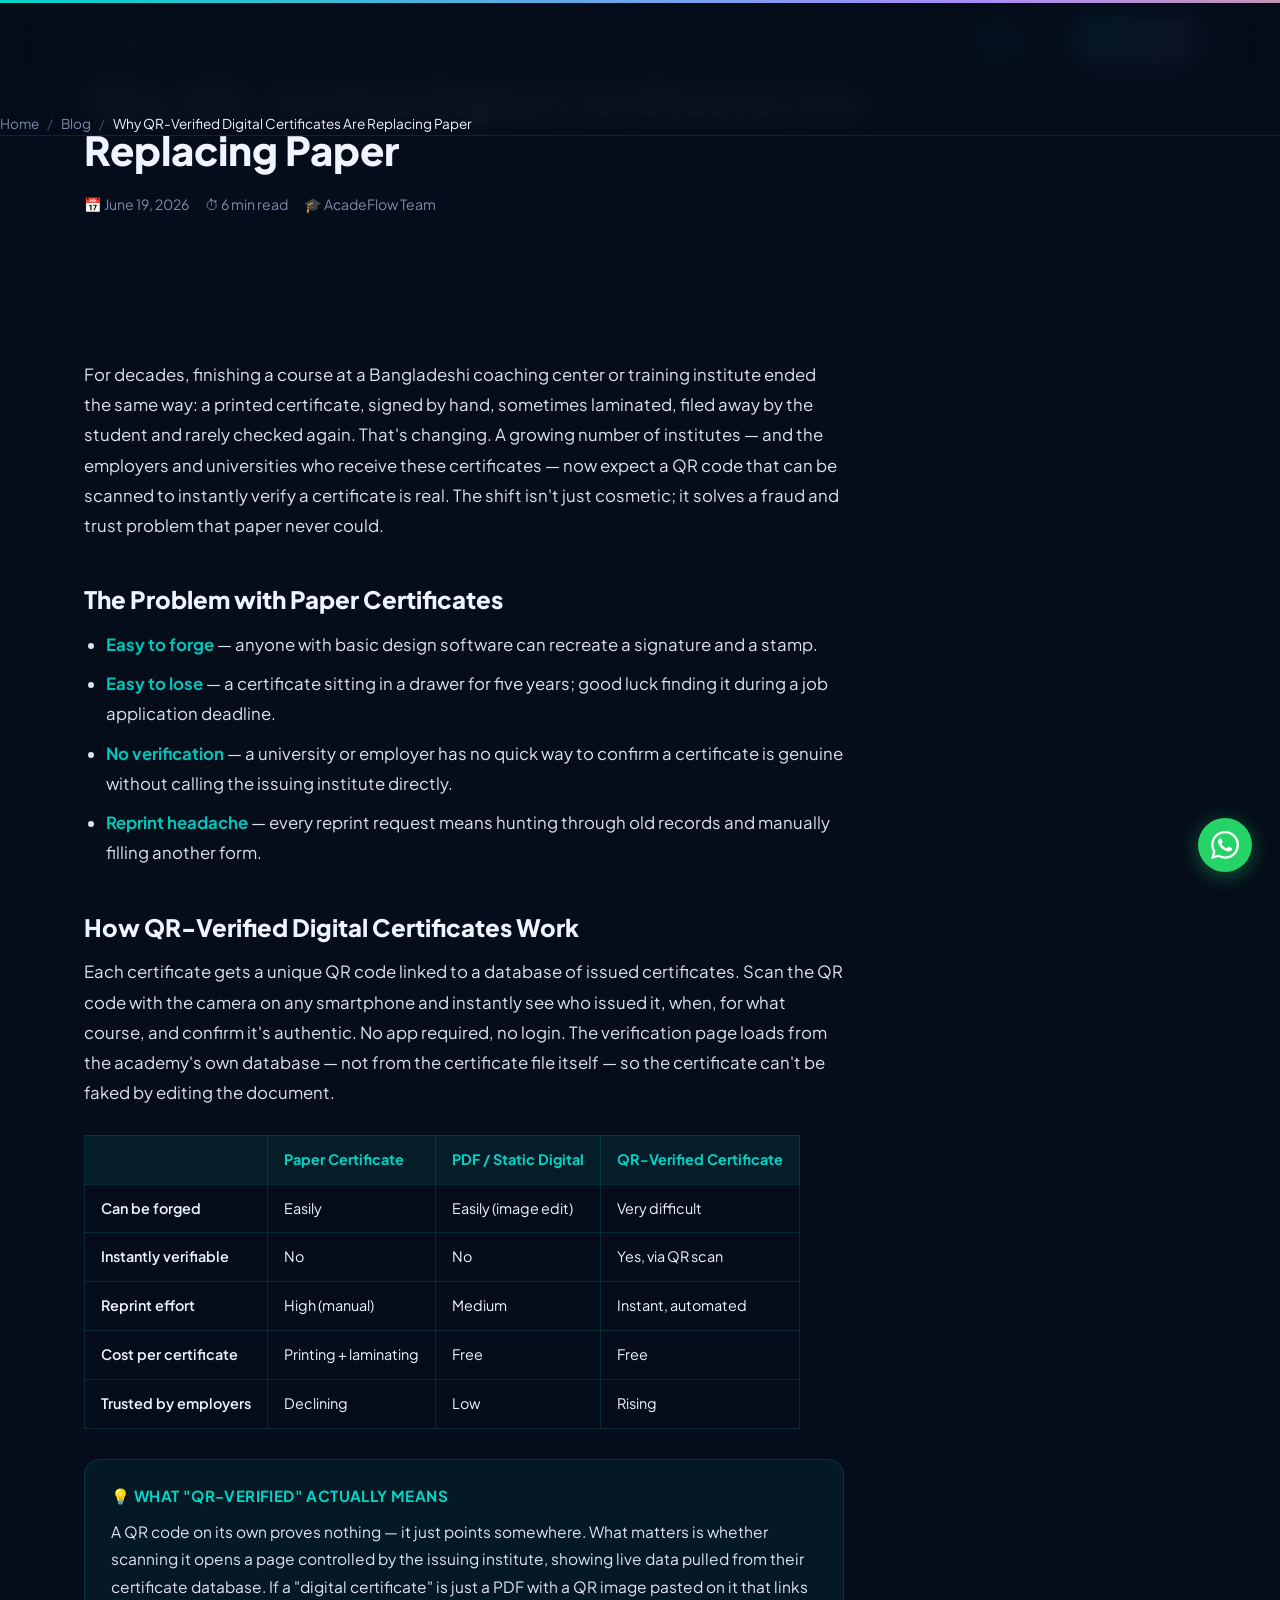
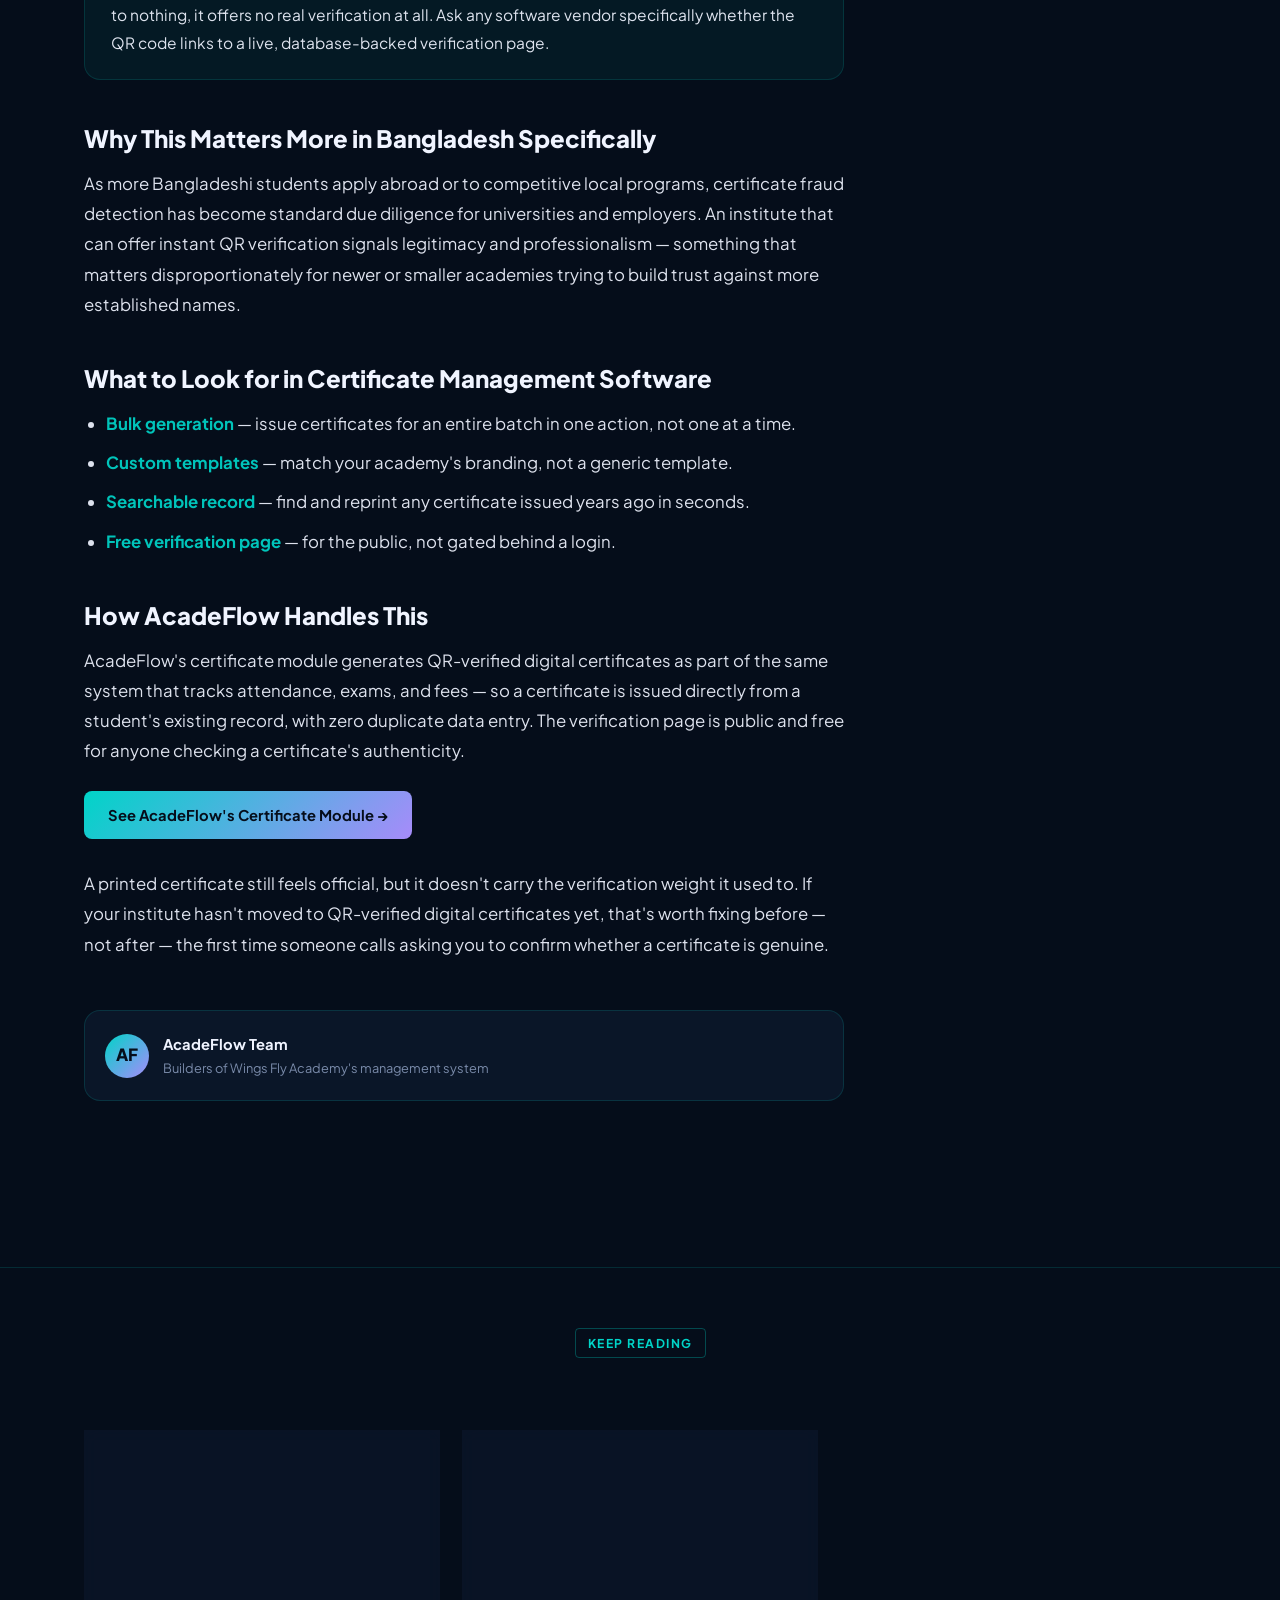
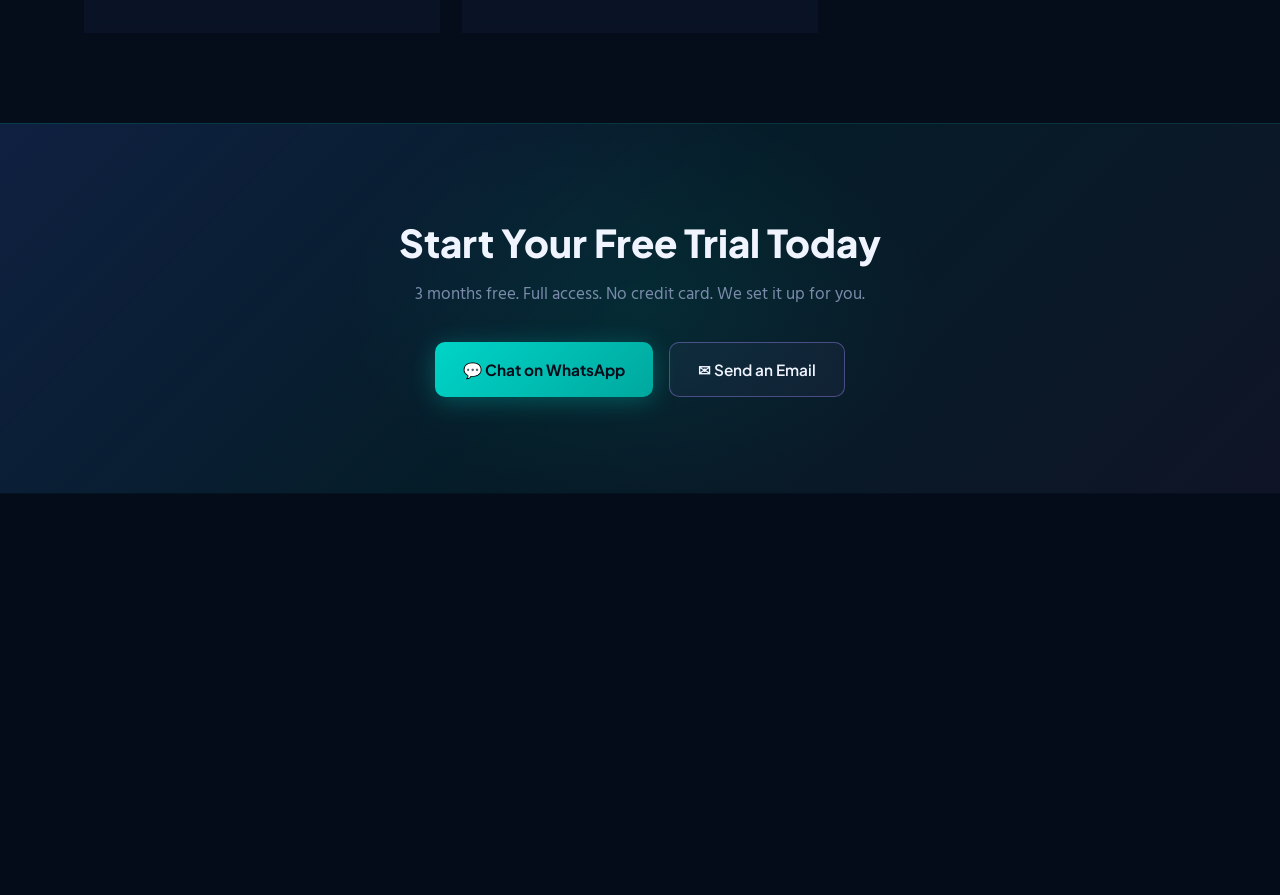
<file: blog/digital-certificate-academy-bangladesh/index.html>
<!DOCTYPE html>
<html lang="en">
<head>
  <meta charset="UTF-8" />
  <meta name="viewport" content="width=device-width, initial-scale=1.0" />
  <title>Why QR-Verified Digital Certificates Are Replacing Paper | AcadeFlow</title>
  <meta name="description" content="Paper certificates can be forged and lost. Here's how QR-verified digital certificates give academies instant, fraud-proof verification." />
  <meta name="keywords" content="digital certificate academy bangladesh, QR verified certificate, certificate management software, online certificate verification bangladesh" />
  <meta name="robots" content="index, follow" />
  <link rel="canonical" href="https://acade-flow.vercel.app/blog/digital-certificate-academy-bangladesh" />
  <link rel="icon" type="image/x-icon" href="/favicon.ico" />
  <link rel="icon" type="image/png" sizes="32x32" href="/favicon-32.png" />
  <link rel="icon" type="image/png" sizes="16x16" href="/favicon-16.png" />
  <link rel="icon" type="image/png" sizes="192x192" href="/favicon-192.png" />
  <link rel="apple-touch-icon" sizes="180x180" href="/apple-touch-icon.png" />
  <link rel="manifest" href="/site.webmanifest" />
  <meta name="theme-color" content="#050d1a" />
  <meta property="og:title" content="Why QR-Verified Digital Certificates Are Replacing Paper" />
  <meta property="og:description" content="Paper certificates can be forged and lost. Here's how QR-verified digital certificates give academies instant, fraud-proof verification." />
  <meta property="og:type" content="article" />
  <meta property="og:url" content="https://acade-flow.vercel.app/blog/digital-certificate-academy-bangladesh" />
  <meta property="og:locale" content="en_BD" />
  <meta property="og:image" content="https://acade-flow.vercel.app/og-image.png" />
  <meta property="og:image:width" content="1200" />
  <meta property="og:image:height" content="630" />
  <meta property="og:site_name" content="AcadeFlow" />
  <meta name="twitter:card" content="summary_large_image" />
  <meta name="twitter:title" content="Why QR-Verified Digital Certificates Are Replacing Paper" />
  <meta name="twitter:description" content="Paper certificates can be forged and lost. Here's how QR-verified digital certificates give academies instant, fraud-proof verification." />
  <meta name="twitter:image" content="https://acade-flow.vercel.app/og-image.png" />
  <script type="application/ld+json">
  {
    "@context": "https://schema.org",
    "@type": "Article",
    "headline": "Why QR-Verified Digital Certificates Are Replacing Paper",
    "description": "Paper certificates can be forged and lost. Here's how QR-verified digital certificates give academies instant, fraud-proof verification.",
    "image": "https://acade-flow.vercel.app/og-image.png",
    "datePublished": "2026-06-19",
    "dateModified": "2026-06-19",
    "author": { "@type": "Organization", "name": "AcadeFlow" },
    "publisher": {
      "@type": "Organization",
      "name": "AcadeFlow",
      "logo": { "@type": "ImageObject", "url": "https://acade-flow.vercel.app/acadeflow_logo.png" }
    },
    "mainEntityOfPage": { "@type": "WebPage", "@id": "https://acade-flow.vercel.app/blog/digital-certificate-academy-bangladesh" }
  }
  </script>
  <script type="application/ld+json">
  {
    "@context": "https://schema.org",
    "@type": "BreadcrumbList",
    "itemListElement": [
      { "@type": "ListItem", "position": 1, "name": "Home", "item": "https://acade-flow.vercel.app/" },
      { "@type": "ListItem", "position": 2, "name": "Blog", "item": "https://acade-flow.vercel.app/#blog" },
      { "@type": "ListItem", "position": 3, "name": "Why QR-Verified Digital Certificates Are Replacing Paper", "item": "https://acade-flow.vercel.app/blog/digital-certificate-academy-bangladesh" }
    ]
  }
  </script>
  <link rel="preconnect" href="https://fonts.googleapis.com" />
  <link rel="preconnect" href="https://fonts.gstatic.com" crossorigin />
  <link rel="preload" as="style" href="https://fonts.googleapis.com/css2?family=Plus+Jakarta+Sans:wght@400;500;600;700;800;900&family=Hind+Siliguri:wght@400;500;600;700&display=optional" />
  <link rel="stylesheet" href="https://fonts.googleapis.com/css2?family=Plus+Jakarta+Sans:wght@400;500;600;700;800;900&family=Hind+Siliguri:wght@400;500;600;700&display=optional" media="print" onload="this.media='all'" />
  <noscript>
    <link rel="stylesheet" href="https://fonts.googleapis.com/css2?family=Plus+Jakarta+Sans:wght@400;500;600;700;800;900&family=Hind+Siliguri:wght@400;500;600;700&display=optional" />
  </noscript>
  <style>
/* ============================================================
   AcadeFlow — SOURCE CSS FILE
   This file is NOT linked directly from any HTML page.
   It is inlined into <style> tags in Index.html and every
   blog/*/index.html page at build time, to avoid an extra
   render-blocking network request (which was costing real
   PageSpeed points).

   HOW TO EDIT:
   1. Make your changes in this file.
   2. Run: python3 inline-css.py
      (re-inlines this file into all 4 HTML pages automatically)
   3. Deploy.
   ============================================================ */

    :root {
      --navy:#050d1a; --navy2:#0a1628; --navy3:#0f2040;
      --teal:#00d4c8; --teal2:#00a89e; --amber:#f5a623;
      --purple:#a78bfa; --rose:#f43f5e; --sky:#38bdf8; --green:#4ade80;
      --white:#f0f4ff; --muted:#7a8baa; --border:rgba(0,212,200,0.15);
      --font-en:'Plus Jakarta Sans',sans-serif; --font-bn:'Hind Siliguri',sans-serif;
      --radius:16px;
    }
    *,*::before,*::after{box-sizing:border-box;margin:0;padding:0;}
    html{scroll-behavior:smooth;}
    body{background:#050d1a;color:#f0f4ff;font-family:'Plus Jakarta Sans',sans-serif;line-height:1.65;overflow-x:hidden;}
    h1,h2,h3,h4{font-weight:800;line-height:1.2;}
    .bn{font-family:'Hind Siliguri',sans-serif;}
    .container{max-width:1160px;margin:0 auto;padding:0 24px;}
    section{padding:96px 0;}

    /* CURSOR TRAIL */
    .cursor-particle{position:fixed;pointer-events:none;border-radius:50%;z-index:99997;animation:particleFade 0.8s ease forwards;}
    @keyframes particleFade{0%{opacity:1;transform:scale(1);}100%{opacity:0;transform:scale(0);}}

    /* COLOR BAR */
    .color-bar{height:3px;background:linear-gradient(90deg,#00d4c8,#a78bfa,#f5a623,#f43f5e,#38bdf8);background-size:300% auto;animation:gradShift 6s ease infinite;position:fixed;top:0;left:0;right:0;z-index:1001;}
    @keyframes gradShift{0%{background-position:0% center;}50%{background-position:100% center;}100%{background-position:0% center;}}

    /* SPLASH */
    .splash{position:fixed;inset:0;background:radial-gradient(circle at center,#0a1728 0%,#02050a 100%);display:flex;align-items:center;justify-content:center;z-index:10000;flex-direction:column;gap:20px;}
    .splash-ring{position:relative;width:260px;height:260px;}
    .ring1{position:absolute;inset:0;border-radius:50%;border:3px solid transparent;border-top-color:#00d4c8;animation:spin 2s linear infinite;box-shadow:0 0 40px rgba(0,212,200,0.5);}
    .ring2{position:absolute;inset:-14px;border-radius:50%;border:2px solid transparent;border-bottom-color:#a78bfa;animation:spin 3s linear infinite reverse;}
    @keyframes spin{to{transform:rotate(360deg);}}
    @keyframes pulse{0%,100%{filter:drop-shadow(0 0 20px rgba(0,212,200,0.6));}50%{filter:drop-shadow(0 0 40px rgba(0,212,200,0.95));}}
    .splash-title{font-size:1.9rem;font-weight:800;background:linear-gradient(135deg,#00d4c8,#f0f4ff,#a78bfa);-webkit-background-clip:text;-webkit-text-fill-color:transparent;animation:fadeUp 0.8s ease 0.3s both;}
    .splash-sub{font-size:0.92rem;color:#7a8baa;font-family:'Hind Siliguri',sans-serif;animation:fadeUp 0.8s ease 0.6s both;}
    .splash-btn{background:linear-gradient(135deg,#00d4c8,#a78bfa);color:#050d1a;font-weight:700;padding:13px 34px;border:none;border-radius:10px;cursor:pointer;font-size:0.98rem;font-family:'Plus Jakarta Sans',sans-serif;position:relative;overflow:hidden;animation:fadeUp 0.8s ease 0.9s both;transition:transform 0.2s;}
    .splash-btn:hover{transform:scale(1.05);}
    .btn-shine{position:absolute;inset:0;background:linear-gradient(135deg,transparent,rgba(255,255,255,0.18),transparent);animation:shine 2s ease-in-out infinite;}
    @keyframes shine{0%{transform:translateX(-100%);}100%{transform:translateX(200%);}}
    @keyframes fadeUp{from{opacity:0;transform:translateY(20px);}to{opacity:1;transform:translateY(0);}}
    .splash-particles{position:absolute;inset:0;pointer-events:none;overflow:hidden;}

    /* NAV */
    nav{position:fixed;top:0;left:0;right:0;z-index:999;background:rgba(5,13,26,0.92);backdrop-filter:blur(16px);border-bottom:1px solid rgba(0,212,200,0.15);margin-top:3px;}
    .nav-inner{display:flex;align-items:center;justify-content:space-between;height:76px;max-width:1160px;margin:0 auto;padding:0 24px;}
    .logo{text-decoration:none;display:flex;align-items:center;}
    .logo img{height:38px;width:auto;display:block;}
    .nav-links{display:flex;gap:30px;list-style:none;}
    .nav-links a{color:#7a8baa;text-decoration:none;font-size:0.92rem;font-weight:500;transition:color 0.2s;}
    .nav-links a:hover{color:#00d4c8;}
    .nav-right{display:flex;align-items:center;gap:12px;}
    .lang-toggle{display:flex;align-items:center;gap:3px;background:rgba(0,212,200,0.08);border:1px solid rgba(0,212,200,0.15);border-radius:100px;padding:4px;}
    .lang-btn{background:none;border:none;cursor:pointer;padding:5px 13px;border-radius:100px;font-size:0.8rem;font-weight:700;color:#7a8baa;font-family:'Plus Jakarta Sans',sans-serif;transition:all 0.2s;}
    .lang-btn.active{background:#00d4c8;color:#050d1a;}
    .nav-cta{background:linear-gradient(135deg,#00d4c8,#a78bfa);color:#050d1a;font-weight:700;padding:10px 22px;border-radius:8px;text-decoration:none;font-size:0.9rem;transition:all 0.3s;box-shadow:0 0 20px rgba(0,212,200,0.25);}
    .nav-cta:hover{transform:translateY(-2px);box-shadow:0 0 30px rgba(0,212,200,0.5);}
    /* Lang visibility */
    [data-lang="en"] .only-bn{display:none!important;}
    [data-lang="bn"] .only-en{display:none!important;}

    /* MOBILE NAV TOGGLE */
    .nav-toggle{display:none;flex-direction:column;justify-content:center;gap:5px;width:38px;height:38px;background:rgba(0,212,200,0.08);border:1px solid rgba(0,212,200,0.15);border-radius:8px;cursor:pointer;padding:0;}
    .nav-toggle span{display:block;width:18px;height:2px;margin:0 auto;background:#00d4c8;border-radius:2px;transition:transform 0.25s ease,opacity 0.25s ease;}
    .nav-toggle[aria-expanded="true"] span:nth-child(1){transform:translateY(7px) rotate(45deg);}
    .nav-toggle[aria-expanded="true"] span:nth-child(2){opacity:0;}
    .nav-toggle[aria-expanded="true"] span:nth-child(3){transform:translateY(-7px) rotate(-45deg);}
    @media(max-width:800px){
      .nav-toggle{display:flex;}
      .nav-links{
        display:flex;position:fixed;top:76px;left:0;right:0;flex-direction:column;gap:0;
        background:rgba(5,13,26,0.98);backdrop-filter:blur(16px);border-bottom:1px solid rgba(0,212,200,0.15);
        max-height:0;overflow:hidden;padding:0 24px;transition:max-height 0.3s ease,padding 0.3s ease;
      }
      .nav-links.open{max-height:420px;padding:12px 24px 20px;}
      .nav-links li{width:100%;border-bottom:1px solid rgba(0,212,200,0.15);}
      .nav-links li:last-child{border-bottom:none;}
      .nav-links a{display:block;padding:14px 4px;font-size:1rem;}
    }

    /* GLOBAL BACKGROUND */
    .global-bg {
      position: fixed;
      inset: 0;
      z-index: -1;
      pointer-events: none;
      overflow: hidden;
      background: #050d1a;
      background-image: 
        radial-gradient(ellipse 80% 60% at 65% 40%, rgba(0, 212, 200, 0.08) 0%, transparent 70%),
        radial-gradient(ellipse 50% 40% at 10% 80%, rgba(245, 166, 35, 0.06) 0%, transparent 60%),
        radial-gradient(ellipse 40% 40% at 90% 10%, rgba(167, 139, 250, 0.07) 0%, transparent 60%),
        radial-gradient(ellipse 60% 50% at 20% 50%, rgba(167, 139, 250, 0.05) 0%, transparent 70%),
        radial-gradient(ellipse 50% 40% at 80% 80%, rgba(0, 212, 200, 0.04) 0%, transparent 60%);
    }

    /* HERO */
    .hero{min-height:100vh;display:flex;align-items:center;padding:120px 0 80px;position:relative;overflow:hidden;}
    .hero-bg{position:absolute;inset:0;background:transparent;}
    .grid-lines{position:absolute;inset:0;background-image:linear-gradient(rgba(0,212,200,0.05) 1px,transparent 1px),linear-gradient(90deg,rgba(0,212,200,0.05) 1px,transparent 1px);background-size:60px 60px;animation:gridPulse 8s ease-in-out infinite;}
    @keyframes gridPulse{0%,100%{opacity:0.6;}50%{opacity:1;}}
    .orb{position:absolute;border-radius:50%;filter:blur(60px);animation:orbFloat 12s ease-in-out infinite;}
    .orb1{width:420px;height:420px;background:rgba(0,212,200,0.07);top:-100px;right:8%;}
    .orb2{width:300px;height:300px;background:rgba(167,139,250,0.07);bottom:0;right:22%;animation-delay:-4s;}
    .orb3{width:200px;height:200px;background:rgba(245,166,35,0.05);top:30%;left:3%;animation-delay:-8s;}
    @keyframes orbFloat{0%,100%{transform:translateY(0) scale(1);}50%{transform:translateY(-40px) scale(1.1);}}
    /* Flying planes */
    .plane{position:absolute;pointer-events:none;opacity:0;animation:fly1 30s linear infinite;display:flex;align-items:center;gap:8px;}
    .plane2{animation:fly2 40s linear infinite;animation-delay:15s;}
    .plane-emoji{font-size:18px;filter:drop-shadow(0 0 10px rgba(0,212,200,0.8));}
    .plane-trail{width:100px;height:1px;background:linear-gradient(to left,transparent,rgba(0,212,200,0.6));}
    @keyframes fly1{0%{left:-5%;top:22%;opacity:0;}5%{opacity:0.9;}90%{opacity:0.9;}100%{left:110%;top:9%;opacity:0;}}
    @keyframes fly2{0%{left:110%;top:65%;opacity:0;transform:scaleX(-1);}5%{opacity:0.5;}90%{opacity:0.5;}100%{left:-8%;top:48%;opacity:0;transform:scaleX(-1);}}
    /* Shooting stars */
    .star{position:absolute;width:90px;height:1px;pointer-events:none;background:linear-gradient(to right,transparent,#00d4c8);animation:shootStar 7s ease-in-out infinite;opacity:0;}
    @keyframes shootStar{0%{transform:translateX(-180px) rotate(-30deg);opacity:0;}10%{opacity:1;}40%{opacity:0;}100%{transform:translateX(380px) rotate(-30deg);opacity:0;}}
    .hero-content{position:relative;z-index:2;max-width:640px;}
    .eyebrow{display:inline-flex;align-items:center;gap:8px;background:rgba(0,212,200,0.1);border:1px solid rgba(0,212,200,0.15);border-radius:100px;padding:6px 16px;font-size:0.82rem;font-weight:600;color:#00d4c8;letter-spacing:0.5px;margin-bottom:24px;animation:pulseBadge 3s ease-in-out infinite;}
    .eyebrow::before{content:'🎓';}
    @keyframes pulseBadge{0%,100%{box-shadow:0 0 0 0 rgba(0,212,200,0.2);}50%{box-shadow:0 0 0 8px rgba(0,212,200,0);}}
    h1.hero-h1{font-size:clamp(2.4rem,5vw,4rem);letter-spacing:-2px;margin-bottom:20px;}
    h1.hero-h1 em{font-style:normal;background:linear-gradient(135deg,#00d4c8,#f5a623,#a78bfa);background-size:200% auto;-webkit-background-clip:text;-webkit-text-fill-color:transparent;animation:gradShift 4s ease infinite;}
    .hero-sub{font-size:1.1rem;color:#7a8baa;margin-bottom:8px;line-height:1.75;}
    .hero-sub-bn{font-family:'Hind Siliguri',sans-serif;font-size:0.97rem;color:rgba(120,139,170,0.8);margin-bottom:36px;}
    .hero-btns{display:flex;gap:14px;flex-wrap:wrap;margin-bottom:48px;}
    .btn-p{background:linear-gradient(135deg,#00d4c8,#00a89e);color:#050d1a;font-weight:700;padding:14px 28px;border-radius:10px;text-decoration:none;font-size:0.96rem;transition:all 0.3s;display:inline-flex;align-items:center;gap:8px;box-shadow:0 4px 24px rgba(0,212,200,0.3);position:relative;overflow:hidden;}
    .btn-p::before{content:'';position:absolute;inset:0;background:linear-gradient(135deg,transparent,rgba(255,255,255,0.15),transparent);transform:translateX(-100%);transition:transform 0.6s;}
    .btn-p:hover::before{transform:translateX(100%);}
    .btn-p:hover{transform:translateY(-3px);box-shadow:0 8px 32px rgba(0,212,200,0.5);}
    .btn-s{border:1px solid rgba(167,139,250,0.4);color:#f0f4ff;font-weight:600;padding:14px 28px;border-radius:10px;text-decoration:none;font-size:0.96rem;transition:all 0.3s;display:inline-flex;align-items:center;gap:8px;background:rgba(167,139,250,0.05);}
    .btn-s:hover{border-color:#a78bfa;color:#a78bfa;background:rgba(167,139,250,0.1);transform:translateY(-3px);}
    /* Hero security badges */
    .sec-badges{display:flex;gap:12px;flex-wrap:wrap;margin-bottom:40px;}
    .sec-badge{display:flex;align-items:center;gap:6px;background:rgba(0,212,200,0.06);border:1px solid rgba(0,212,200,0.18);border-radius:100px;padding:5px 13px;font-size:0.76rem;font-weight:600;color:#7a8baa;}
    .sec-badge .icon{color:#00d4c8;}
    .hero-stats{display:flex;gap:36px;padding-top:36px;border-top:1px solid rgba(0,212,200,0.15);}
    .stat-n{font-size:1.9rem;font-weight:900;background:linear-gradient(135deg,#00d4c8,#f0f4ff);-webkit-background-clip:text;-webkit-text-fill-color:transparent;}
    .stat-l{font-size:0.78rem;color:#7a8baa;margin-top:2px;}
    @media(max-width:600px){.hero-stats{flex-wrap:wrap;gap:20px;}.hero-btns{flex-direction:column;}}

    /* ANDROID SHOWCASE */
    .android-section{background:transparent;position:relative;overflow:hidden;}
    .android-section::before{content:'';position:absolute;inset:0;background:radial-gradient(ellipse 60% 50% at 20% 50%,rgba(167,139,250,0.08) 0%,transparent 70%),radial-gradient(ellipse 50% 40% at 80% 60%,rgba(0,212,200,0.06) 0%,transparent 60%);pointer-events:none;}
    .android-grid{display:grid;grid-template-columns:1fr 1.1fr;gap:56px;align-items:center;position:relative;z-index:1;}
    .phone-wrap{display:flex;justify-content:center;perspective:900px;position:relative;}
    .phone-mock{
      width:290px;
      background:#0a0f1a;
      border-radius:40px;
      padding:16px 12px;
      box-shadow:0 30px 70px rgba(0,0,0,0.7), 0 0 0 1px rgba(167,139,250,0.35), inset 0 0 0 2px rgba(255,255,255,0.06);
      transform:rotateY(-8deg) rotateX(2deg);
      transition:transform 0.5s ease, box-shadow 0.5s ease;
      position:relative;
      overflow:hidden;
    }
    .phone-mock:hover{transform:rotateY(0deg) rotateX(0deg);box-shadow:0 40px 90px rgba(0, 212, 200, 0.25), 0 0 0 1.5px rgba(0, 212, 200, 0.5);}
    
    /* Device Frame details */
    .phone-glare {
      position: absolute;
      top: 0;
      left: 0;
      width: 100%;
      height: 100%;
      background: linear-gradient(135deg, rgba(255,255,255,0.08) 0%, rgba(255,255,255,0) 50%);
      pointer-events: none;
      z-index: 10;
      border-radius: 40px;
    }
    .phone-btn {
      position: absolute;
      background: #1e293b;
      border-radius: 2px 0 0 2px;
      z-index: 1;
    }
    .phone-btn-vol-up { left: -3px; top: 90px; width: 3px; height: 35px; }
    .phone-btn-vol-down { left: -3px; top: 135px; width: 3px; height: 35px; }
    .phone-btn-power { right: -3px; top: 110px; width: 3px; height: 45px; border-radius: 0 2px 2px 0; }
    
    .phone-notch {
      width: 110px;
      height: 25px;
      background: #050d1a;
      border-radius: 0 0 16px 16px;
      margin: 0 auto 8px;
      display: flex;
      align-items: center;
      justify-content: center;
      gap: 10px;
      border: 1px solid rgba(167,139,250,0.1);
      border-top: none;
      position: relative;
      z-index: 11;
    }
    .phone-camera {
      width: 8px;
      height: 8px;
      border-radius: 50%;
      background: #101827;
      border: 1px solid rgba(255,255,255,0.15);
    }
    .phone-speaker {
      width: 40px;
      height: 4px;
      border-radius: 10px;
      background: #1a2333;
    }

    .phone-screen{
      background:linear-gradient(180deg,#0a1528 0%,#040a14 100%);
      border-radius:28px;
      overflow:hidden;
      min-height:430px;
      padding:14px 18px 18px;
      border:1px solid rgba(0,212,200,0.15);
      position:relative;
      display:flex;
      flex-direction:column;
    }
    
    .phone-status-bar {
      display: flex;
      justify-content: space-between;
      align-items: center;
      font-size: 0.68rem;
      color: rgba(240, 244, 255, 0.6);
      margin-bottom: 20px;
      padding: 0 4px;
      font-weight: 600;
    }
    .status-icons { display: flex; gap: 4px; align-items: center; }
    .status-icon { font-size: 0.65rem; }

    .phone-logo-ring{
      width:64px;
      height:64px;
      border-radius:50%;
      background:rgba(0,212,200,0.08);
      border:2px solid rgba(0,212,200,0.25);
      display:flex;
      align-items:center;
      justify-content:center;
      margin:0 auto 12px;
      box-shadow: 0 0 15px rgba(0,212,200,0.15);
      animation: phoneLogoPulse 4s ease-in-out infinite;
    }
    @keyframes phoneLogoPulse {
      0%, 100% { transform: scale(1); box-shadow: 0 0 15px rgba(0, 212, 200, 0.15); }
      50% { transform: scale(1.05); box-shadow: 0 0 25px rgba(0, 212, 200, 0.35); }
    }
    .phone-logo-ring img{width:40px;height:40px;object-fit:contain;}
    .phone-app-name{text-align:center;font-weight:800;font-size:1rem;margin-bottom:4px;color:#f0f4ff;}
    .phone-app-sub{text-align:center;font-family:'Hind Siliguri',sans-serif;font-size:0.75rem;color:#a78bfa;margin-bottom:20px;font-weight:500;}
    
    .phone-field{
      background:rgba(255,255,255,0.03);
      border:1px solid rgba(0,212,200,0.15);
      border-radius:12px;
      padding: 9px 12px;
      margin-bottom: 10px;
      display: flex;
      align-items: center;
      gap: 10px;
      transition: all 0.3s ease;
      text-align: left;
    }
    .phone-field:hover {
      background: rgba(0, 212, 200, 0.05);
      border-color: rgba(0, 212, 200, 0.4);
      box-shadow: 0 0 10px rgba(0, 212, 200, 0.1);
    }
    .field-icon { font-size: 0.8rem; opacity: 0.8; }
    .field-label { font-size: 0.72rem; color: rgba(240, 244, 255, 0.45); font-family: 'Hind Siliguri', sans-serif; flex-grow: 1; user-select: none; }
    .field-eye { font-size: 0.75rem; opacity: 0.5; cursor: pointer; }

    .phone-biometric {
      display: flex;
      flex-direction: column;
      align-items: center;
      gap: 6px;
      margin: 12px 0 16px;
      text-align: center;
    }
    .bio-face-id {
      width: 44px;
      height: 44px;
      border-radius: 50%;
      background: rgba(0, 212, 200, 0.06);
      border: 1px solid rgba(0, 212, 200, 0.2);
      display: flex;
      align-items: center;
      justify-content: center;
      cursor: pointer;
      transition: all 0.3s ease;
      animation: bioPulse 3s infinite;
    }
    .bio-face-id:hover {
      background: rgba(0, 212, 200, 0.12);
      border-color: rgba(0, 212, 200, 0.5);
      transform: scale(1.06);
    }
    .bio-face-id svg {
      width: 22px;
      height: 22px;
    }
    @keyframes bioPulse {
      0%, 100% { box-shadow: 0 0 0 0 rgba(0, 212, 200, 0.2); }
      50% { box-shadow: 0 0 12px 3px rgba(0, 212, 200, 0.12); }
    }
    .bio-text { font-size: 0.68rem; color: #a78bfa; font-family: 'Hind Siliguri', sans-serif; font-weight: 500; }

    .phone-btn-mock{
      background:linear-gradient(135deg,#00d4c8,#a78bfa);
      border-radius:12px;
      height:40px;
      display:flex;
      align-items:center;
      justify-content:center;
      font-family:'Hind Siliguri',sans-serif;
      font-weight:700;
      font-size:0.85rem;
      color:#050d1a;
      box-shadow:0 4px 15px rgba(0,212,200,0.2);
      transition:all 0.3s ease;
      cursor:pointer;
      user-select: none;
    }
    .phone-btn-mock:hover {
      transform: translateY(-1px);
      box-shadow: 0 6px 18px rgba(0, 212, 200, 0.4);
      background: linear-gradient(135deg, #00d4c8, #c084fc);
    }
    
    .phone-home-indicator {
      width: 80px;
      height: 4px;
      background: rgba(240, 244, 255, 0.25);
      border-radius: 2px;
      margin: 16px auto 0;
    }

    .android-content .and-badge{display:inline-flex;align-items:center;gap:8px;background:rgba(167,139,250,0.12);border:1px solid rgba(167,139,250,0.35);border-radius:100px;padding:6px 16px;font-size:0.76rem;font-weight:700;color:#a78bfa;letter-spacing:1px;text-transform:uppercase;margin-bottom:20px;}
    .android-content .and-badge::before{content:'📱';font-size:0.9rem;}
    .android-h2{font-size:clamp(1.6rem,3vw,2.4rem);letter-spacing:-1px;margin-bottom:16px;line-height:1.25;}
    .android-h2 em{font-style:normal;background:linear-gradient(135deg,#00d4c8,#38bdf8);-webkit-background-clip:text;-webkit-text-fill-color:transparent;}
    .android-desc{font-size:0.95rem;color:#7a8baa;line-height:1.75;margin-bottom:28px;}
    .android-feats{list-style:none;display:flex;flex-direction:column;gap:14px;margin-bottom:32px;}
    .android-feats li{display:flex;align-items:flex-start;gap:12px;font-size:0.92rem;color:#f0f4ff;}
    .android-feats li::before{content:'✓';flex-shrink:0;width:22px;height:22px;border-radius:50%;background:rgba(0,212,200,0.12);color:#00d4c8;font-weight:800;font-size:0.75rem;display:flex;align-items:center;justify-content:center;margin-top:2px;}
    .android-feats strong{display:block;font-weight:700;margin-bottom:2px;}
    .android-feats span{font-size:0.84rem;color:#7a8baa;font-family:'Hind Siliguri',sans-serif;line-height:1.5;}
    .btn-apk{background:linear-gradient(135deg,#a78bfa,#7c3aed);color:#fff;font-weight:700;padding:14px 28px;border-radius:10px;text-decoration:none;font-size:0.96rem;display:inline-flex;align-items:center;gap:10px;transition:all 0.3s;box-shadow:0 4px 24px rgba(167,139,250,0.35);}
    .btn-apk:hover{transform:translateY(-3px);box-shadow:0 8px 32px rgba(167,139,250,0.55);}
    @media(max-width:900px){.android-grid{grid-template-columns:1fr;gap:40px;}.phone-wrap{order:-1;}.phone-mock{transform:none;width:260px;}}

    /* TRUSTED BAR */
    .trusted{padding:36px 0;border-top:1px solid rgba(0,212,200,0.1);border-bottom:1px solid rgba(0,212,200,0.1);background:rgba(10, 22, 40, 0.6);backdrop-filter:blur(12px);}
    .trusted-inner{display:flex;align-items:center;gap:36px;flex-wrap:wrap;justify-content:center;}
    .trusted-label{font-size:0.78rem;color:#7a8baa;text-transform:uppercase;letter-spacing:1px;}
    .trusted-logo{color:#7a8baa;font-size:0.9rem;font-weight:600;opacity:0.55;transition:opacity 0.2s,color 0.2s;}
    .trusted-logo:hover{opacity:1;color:#00d4c8;}

    /* SECTION HEADER */
    .s-eye{display:inline-block;font-size:0.76rem;font-weight:700;letter-spacing:1.5px;text-transform:uppercase;color:#00d4c8;border:1px solid rgba(0,212,200,0.3);border-radius:4px;padding:4px 12px;margin-bottom:16px;}
    .s-head{text-align:center;margin-bottom:56px;}
    .s-title{font-size:clamp(1.8rem,3vw,2.6rem);letter-spacing:-1px;margin-bottom:14px;}
    .s-sub{font-size:1rem;color:#7a8baa;max-width:540px;margin:0 auto;}

    /* FEATURES GRID */
    .feat-bg{background:rgba(5, 13, 26, 0.35);backdrop-filter:blur(8px);}
    .feat-grid{
      display:grid;
      grid-template-columns:repeat(3,1fr);
      gap:24px;
      border:none;
      border-radius:0;
      overflow:visible;
      padding:10px 0;
    }
    .fc{
      backdrop-filter:blur(8px);
      padding:32px 26px;
      border-radius:16px;
      border:1px solid rgba(255, 255, 255, 0.05);
      transition:all 0.4s cubic-bezier(0.16, 1, 0.3, 1);
      position:relative;
      overflow:hidden;
      box-shadow:0 10px 30px rgba(0,0,0,0.25);
    }
    
    .fc.c-teal {
      border-color: rgba(0, 212, 200, 0.18);
      background: radial-gradient(circle at top right, rgba(0, 212, 200, 0.06), rgba(10, 22, 40, 0.5) 80%);
    }
    .fc.c-teal:hover {
      border-color: rgba(0, 212, 200, 0.55);
      background: radial-gradient(circle at top right, rgba(0, 212, 200, 0.15), rgba(10, 22, 40, 0.6) 80%);
      box-shadow: 0 15px 35px rgba(0, 212, 200, 0.15);
      transform: translateY(-6px);
    }
    .fc.c-teal .fn { color: #00d4c8; text-shadow: 0 0 12px rgba(0, 212, 200, 0.25); }

    .fc.c-purple {
      border-color: rgba(167, 139, 250, 0.18);
      background: radial-gradient(circle at top right, rgba(167, 139, 250, 0.06), rgba(10, 22, 40, 0.5) 80%);
    }
    .fc.c-purple:hover {
      border-color: rgba(167, 139, 250, 0.55);
      background: radial-gradient(circle at top right, rgba(167, 139, 250, 0.15), rgba(10, 22, 40, 0.6) 80%);
      box-shadow: 0 15px 35px rgba(167, 139, 250, 0.15);
      transform: translateY(-6px);
    }
    .fc.c-purple .fn { color: #a78bfa; text-shadow: 0 0 12px rgba(167, 139, 250, 0.25); }

    .fc.c-amber {
      border-color: rgba(245, 166, 35, 0.18);
      background: radial-gradient(circle at top right, rgba(245, 166, 35, 0.06), rgba(10, 22, 40, 0.5) 80%);
    }
    .fc.c-amber:hover {
      border-color: rgba(245, 166, 35, 0.55);
      background: radial-gradient(circle at top right, rgba(245, 166, 35, 0.15), rgba(10, 22, 40, 0.6) 80%);
      box-shadow: 0 15px 35px rgba(245, 166, 35, 0.15);
      transform: translateY(-6px);
    }
    .fc.c-amber .fn { color: #f5a623; text-shadow: 0 0 12px rgba(245, 166, 35, 0.25); }

    .fc.c-sky {
      border-color: rgba(56, 189, 248, 0.18);
      background: radial-gradient(circle at top right, rgba(56, 189, 248, 0.06), rgba(10, 22, 40, 0.5) 80%);
    }
    .fc.c-sky:hover {
      border-color: rgba(56, 189, 248, 0.55);
      background: radial-gradient(circle at top right, rgba(56, 189, 248, 0.15), rgba(10, 22, 40, 0.6) 80%);
      box-shadow: 0 15px 35px rgba(56, 189, 248, 0.15);
      transform: translateY(-6px);
    }
    .fc.c-sky .fn { color: #38bdf8; text-shadow: 0 0 12px rgba(56, 189, 248, 0.25); }

    .fc.c-rose {
      border-color: rgba(244, 63, 94, 0.18);
      background: radial-gradient(circle at top right, rgba(244, 63, 94, 0.06), rgba(10, 22, 40, 0.5) 80%);
    }
    .fc.c-rose:hover {
      border-color: rgba(244, 63, 94, 0.55);
      background: radial-gradient(circle at top right, rgba(244, 63, 94, 0.15), rgba(10, 22, 40, 0.6) 80%);
      box-shadow: 0 15px 35px rgba(244, 63, 94, 0.15);
      transform: translateY(-6px);
    }
    .fc.c-rose .fn { color: #f43f5e; text-shadow: 0 0 12px rgba(244, 63, 94, 0.25); }

    .fc.c-green {
      border-color: rgba(74, 222, 128, 0.18);
      background: radial-gradient(circle at top right, rgba(74, 222, 128, 0.06), rgba(10, 22, 40, 0.5) 80%);
    }
    .fc.c-green:hover {
      border-color: rgba(74, 222, 128, 0.55);
      background: radial-gradient(circle at top right, rgba(74, 222, 128, 0.15), rgba(10, 22, 40, 0.6) 80%);
      box-shadow: 0 15px 35px rgba(74, 222, 128, 0.15);
      transform: translateY(-6px);
    }
    .fc.c-green .fn { color: #4ade80; text-shadow: 0 0 12px rgba(74, 222, 128, 0.25); }

    .fi{width:50px;height:50px;border-radius:13px;display:flex;align-items:center;justify-content:center;font-size:1.4rem;margin-bottom:16px;}
    .fi.teal{background:rgba(0,212,200,0.16);box-shadow:0 0 15px rgba(0,212,200,0.25);}
    .fi.purple{background:rgba(167,139,250,0.16);box-shadow:0 0 15px rgba(167,139,250,0.25);}
    .fi.amber{background:rgba(245,166,35,0.16);box-shadow:0 0 15px rgba(245,166,35,0.25);}
    .fi.sky{background:rgba(56,189,248,0.16);box-shadow:0 0 15px rgba(56,189,248,0.25);}
    .fi.rose{background:rgba(244,63,94,0.16);box-shadow:0 0 15px rgba(244,63,94,0.25);}
    .fi.green{background:rgba(74,222,128,0.16);box-shadow:0 0 15px rgba(74,222,128,0.25);}
    .fn{font-size:1.05rem;font-weight:800;margin-bottom:8px;}
    .fd{font-size:0.85rem;color:#7a8baa;line-height:1.65;}
    .badge{display:inline-block;margin-top:12px;font-size:0.7rem;font-weight:700;letter-spacing:0.5px;padding:3px 10px;border-radius:100px;}
    .b-core{background:rgba(0,212,200,0.1);color:#00d4c8;border:1px solid rgba(0,212,200,0.2);}
    .b-ai{background:rgba(167,139,250,0.1);color:#a78bfa;border:1px solid rgba(167,139,250,0.2);}
    .b-and{background:rgba(74,222,128,0.1);color:#4ade80;border:1px solid rgba(74,222,128,0.2);}
    .b-sec{background:rgba(244,63,94,0.1);color:#f43f5e;border:1px solid rgba(244,63,94,0.2);}
    .b-new{background:linear-gradient(135deg,rgba(0,212,200,0.15),rgba(167,139,250,0.15));color:#00d4c8;border:1px solid rgba(0,212,200,0.35);animation:pulseBadge 3s ease-in-out infinite;}
    @media(max-width:900px){.feat-grid{grid-template-columns:repeat(2,1fr);}}
    @media(max-width:560px){.feat-grid{grid-template-columns:1fr;}}

    /* HOW IT WORKS */
    .steps{display:grid;grid-template-columns:repeat(4,1fr);gap:0;position:relative;}
    .steps::before{content:'';position:absolute;top:35px;left:12.5%;right:12.5%;height:2px;background:linear-gradient(90deg,#00d4c8,#a78bfa,#f5a623,#f43f5e);background-size:200% auto;animation:gradShift 4s ease infinite;z-index:0;}
    .step{text-align:center;padding:0 14px;position:relative;z-index:1;}
    .sn{width:70px;height:70px;border-radius:50%;background:rgba(10, 22, 40, 0.9);display:flex;align-items:center;justify-content:center;font-size:1.4rem;font-weight:800;color:#00d4c8;margin:0 auto 18px;position:relative;box-shadow:0 0 20px rgba(0,212,200,0.15);transition:box-shadow 0.3s;}
    .sn::before{content:'';position:absolute;inset:-2px;border-radius:50%;background:linear-gradient(135deg,#00d4c8,#a78bfa);z-index:-1;}
    .sn-inner{background:rgba(10, 22, 40, 0.9);width:100%;height:100%;border-radius:50%;display:flex;align-items:center;justify-content:center;}
    .step:hover .sn{box-shadow:0 0 30px rgba(0,212,200,0.4);}
    .st{font-size:0.98rem;font-weight:700;margin-bottom:8px;}
    .sd{font-size:0.83rem;color:#7a8baa;}
    @media(max-width:700px){.steps{grid-template-columns:repeat(2,1fr);gap:36px;}.steps::before{display:none;}}

    /* WHY SUBSCRIPTION */
    .sub-section {
      background: transparent;
      padding: 96px 0;
      position: relative;
    }
    .sub-grid {
      display: grid;
      grid-template-columns: repeat(4, 1fr);
      gap: 24px;
      margin-bottom: 56px;
    }
    .sub-card {
      background: rgba(10, 22, 40, 0.75);
      border: 1px solid rgba(0,212,200,0.15);
      border-radius: 16px;
      padding: 30px 24px;
      transition: all 0.3s ease;
      position: relative;
      overflow: hidden;
    }
    .sub-card:hover {
      transform: translateY(-6px);
      border-color: #00d4c8;
      box-shadow: 0 12px 30px rgba(0, 212, 200, 0.15);
    }
    .sub-card::after {
      content: '';
      position: absolute;
      inset: 0;
      background: radial-gradient(circle at top right, rgba(0, 212, 200, 0.05), transparent 70%);
      pointer-events: none;
    }
    .sub-icon {
      font-size: 2.2rem;
      margin-bottom: 18px;
      display: inline-block;
      filter: drop-shadow(0 0 8px rgba(0, 212, 200, 0.4));
    }
    .sub-card-title {
      font-size: 1.15rem;
      font-weight: 700;
      margin-bottom: 12px;
      color: #f0f4ff;
    }
    .sub-card-desc {
      font-size: 0.88rem;
      color: #7a8baa;
      line-height: 1.6;
    }
    .sub-card-desc-bn {
      font-family: 'Hind Siliguri',sans-serif;
      font-size: 0.92rem;
      color: #7a8baa;
      line-height: 1.6;
    }

    /* COMPARISON TABLE */
    .comp-container {
      background: rgba(10, 22, 40, 0.8);
      border: 1px solid rgba(0,212,200,0.15);
      border-radius: 16px;
      padding: 36px;
      overflow-x: auto;
      box-shadow: 0 10px 40px rgba(0,0,0,0.3);
      margin-top: 40px;
    }
    .comp-table {
      width: 100%;
      border-collapse: collapse;
      text-align: left;
      min-width: 700px;
    }
    .comp-table th, .comp-table td {
      padding: 16px 20px;
      border-bottom: 1px solid rgba(0, 212, 200, 0.08);
      font-size: 0.9rem;
      vertical-align: top;
    }
    .comp-table th {
      font-weight: 700;
      color: #f0f4ff;
      text-transform: uppercase;
      font-size: 0.82rem;
      letter-spacing: 1px;
    }
    .comp-table td {
      color: #7a8baa;
      line-height: 1.5;
    }
    .comp-table tr:last-child td {
      border-bottom: none;
    }
    .comp-table tr:hover td {
      background: rgba(0, 212, 200, 0.02);
    }
    .comp-feature {
      font-weight: 600;
      color: #f0f4ff !important;
      width: 25%;
    }
    .comp-sub {
      color: #00d4c8 !important;
      background: rgba(0, 212, 200, 0.02);
      width: 40%;
    }
    .comp-one-time {
      color: #f43f5e !important;
      opacity: 0.85;
      width: 35%;
    }
    .comp-sub-tick::before {
      content: '⚡ ';
    }
    .comp-one-cross::before {
      content: '⚠️ ';
    }

    /* FEATURE COMPARISON (vs Local & Global Software) */
    .fcomp-grid{display:grid;grid-template-columns:repeat(3,1fr);gap:0;border:1px solid rgba(0,212,200,0.15);border-radius:16px;overflow:hidden;background:rgba(10, 22, 40, 0.8);box-shadow:0 10px 40px rgba(0,0,0,0.3);backdrop-filter:blur(8px);}
    .fcomp-col{padding:30px 26px;border-left:1px solid rgba(0,212,200,0.08);}
    .fcomp-col:first-child{border-left:none;}
    .fcomp-col.fcomp-us{background:linear-gradient(180deg,rgba(0,212,200,0.08),rgba(167,139,250,0.04));position:relative;}
    .fcomp-col.fcomp-us::before{content:'';position:absolute;top:0;left:0;right:0;height:3px;background:linear-gradient(90deg,#00d4c8,#a78bfa);}
    .fcomp-head{text-align:center;padding-bottom:22px;margin-bottom:6px;border-bottom:1px solid rgba(0,212,200,0.1);}
    .fcomp-head-tag{font-size:0.7rem;font-weight:700;letter-spacing:1px;text-transform:uppercase;color:#7a8baa;}
    .fcomp-us .fcomp-head-tag{color:#00d4c8;}
    .fcomp-head-name{font-size:1.1rem;font-weight:800;color:#f0f4ff;margin-top:4px;}
    .fcomp-row{display:flex;align-items:flex-start;gap:10px;padding:13px 2px;font-size:0.86rem;color:#7a8baa;line-height:1.5;border-bottom:1px dashed rgba(122,139,170,0.12);}
    .fcomp-row:last-child{border-bottom:none;}
    .fcomp-badge{flex-shrink:0;width:20px;height:20px;border-radius:50%;display:flex;align-items:center;justify-content:center;font-size:0.7rem;font-weight:800;margin-top:1px;}
    .fcomp-yes{background:rgba(74,222,128,0.15);color:#4ade80;}
    .fcomp-partial{background:rgba(245,166,35,0.15);color:#f5a623;}
    .fcomp-no{background:rgba(244,63,94,0.15);color:#f43f5e;}
    .fcomp-us .fcomp-row{color:#dce4f5;}
    .fcomp-foot{grid-column:1/-1;text-align:center;padding:20px 24px;background:rgba(0,212,200,0.04);border-top:1px solid rgba(0,212,200,0.1);font-size:0.85rem;color:#7a8baa;}
    @media(max-width:860px){
      .fcomp-grid{grid-template-columns:1fr;}
      .fcomp-col{border-left:none;border-top:1px solid rgba(0,212,200,0.08);}
      .fcomp-col:first-child{border-top:none;}
    }

    @media(max-width: 960px) {
      .sub-grid {
        grid-template-columns: repeat(2, 1fr);
      }
    }
    @media(max-width: 580px) {
      .sub-grid {
        grid-template-columns: 1fr;
      }
      .comp-container {
        padding: 20px 14px;
      }
      .comp-table th, .comp-table td {
        padding: 12px 10px;
        font-size: 0.85rem;
      }
    }

    /* PRICING */
    .pr-grid{display:grid;grid-template-columns:repeat(3,1fr);gap:24px;}
    .pc{background:rgba(10, 22, 40, 0.8);border:1px solid rgba(0,212,200,0.15);border-radius:16px;padding:34px 26px;position:relative;transition:transform 0.3s,box-shadow 0.3s;}
    .pc:hover{transform:translateY(-6px);box-shadow:0 20px 60px rgba(0,0,0,0.4);}
    .pc.feat{border-color:#00d4c8;background:linear-gradient(160deg,rgba(0,212,200,0.07) 0%,rgba(167,139,250,0.04) 60%,#0a1628 100%);box-shadow:0 0 40px rgba(0,212,200,0.1);}
    .feat-badge{position:absolute;top:-13px;left:50%;transform:translateX(-50%);background:linear-gradient(135deg,#00d4c8,#a78bfa);color:#050d1a;font-size:0.74rem;font-weight:700;padding:4px 16px;border-radius:100px;white-space:nowrap;}
    .pn{font-size:0.84rem;font-weight:700;color:#7a8baa;text-transform:uppercase;letter-spacing:1px;margin-bottom:8px;}
    .pp{font-size:2.8rem;font-weight:800;margin-bottom:12px;}
    .pp sup{font-size:1.2rem;vertical-align:super;}
    .pp sub{font-size:0.9rem;color:#7a8baa;font-weight:500;}
    .pd{font-size:0.85rem;color:#7a8baa;margin-bottom:22px;font-family:'Hind Siliguri',sans-serif;}
    .pf{list-style:none;margin-bottom:26px;display:flex;flex-direction:column;gap:9px;}
    .pf li{font-size:0.88rem;display:flex;align-items:flex-start;gap:8px;}
    .pf li::before{content:'✓';color:#00d4c8;font-weight:700;flex-shrink:0;}
    .pf li.no::before{content:'×';color:#7a8baa;}
    .pf li.no{color:#7a8baa;}
    .pb{display:block;text-align:center;padding:12px;border-radius:10px;font-weight:700;font-size:0.92rem;text-decoration:none;transition:all 0.3s;}
    .pb-f{background:linear-gradient(135deg,#00d4c8,#00a89e);color:#050d1a;box-shadow:0 4px 20px rgba(0,212,200,0.3);}
    .pb-f:hover{box-shadow:0 8px 30px rgba(0,212,200,0.5);transform:translateY(-2px);}
    .pb-o{border:1px solid rgba(0,212,200,0.15);color:#f0f4ff;}
    .pb-o:hover{border-color:#00d4c8;color:#00d4c8;background:rgba(0,212,200,0.05);}
    @media(max-width:860px){.pr-grid{grid-template-columns:1fr;max-width:420px;margin:0 auto;}}

    /* BLOG */
    .bl-grid{display:grid;grid-template-columns:repeat(3,1fr);gap:22px;}
    .bl-c{background:rgba(10, 22, 40, 0.8);border:1px solid rgba(0,212,200,0.15);border-radius:16px;padding:26px;text-decoration:none;color:inherit;display:block;position:relative;overflow:hidden;transition:border-color 0.3s,transform 0.3s,box-shadow 0.3s;backdrop-filter:blur(8px);}
    .bl-c::before{content:'';position:absolute;bottom:0;left:0;right:0;height:3px;background:linear-gradient(90deg,#00d4c8,#a78bfa);transform:scaleX(0);transition:transform 0.3s;transform-origin:left;}
    .bl-c:hover::before{transform:scaleX(1);}
    .bl-c:hover{border-color:rgba(167,139,250,0.3);transform:translateY(-4px);box-shadow:0 16px 40px rgba(0,0,0,0.3);}
    .bl-tag{font-size:0.73rem;font-weight:700;color:#00d4c8;text-transform:uppercase;letter-spacing:0.5px;margin-bottom:10px;}
    .bl-title{font-size:1rem;font-weight:700;margin-bottom:10px;line-height:1.42;}
    .bl-ex{font-size:0.83rem;color:#7a8baa;line-height:1.6;}
    @media(max-width:700px){.bl-grid{grid-template-columns:1fr;}}

    /* FAQ */
    .faq-list{max-width:720px;margin:0 auto;display:flex;flex-direction:column;gap:14px;}
    .fq{background:rgba(10, 22, 40, 0.8);border:1px solid rgba(0,212,200,0.15);border-radius:12px;overflow:hidden;transition:border-color 0.3s;}
    .fq.open{border-color:rgba(0,212,200,0.3);}
    .fq-q{width:100%;text-align:left;background:none;border:none;color:#f0f4ff;font-family:'Plus Jakarta Sans',sans-serif;font-size:0.96rem;font-weight:600;padding:20px 24px;cursor:pointer;display:flex;justify-content:space-between;align-items:center;gap:12px;}
    .fq-q .ico{color:#00d4c8;font-size:1.3rem;transition:transform 0.3s;flex-shrink:0;}
    .fq.open .fq-q .ico{transform:rotate(45deg);}
    .fq-a{max-height:0;overflow:hidden;transition:max-height 0.35s ease;}
    .fq.open .fq-a{max-height:320px;}
    .fq-a-i{padding:0 24px 20px;font-size:0.9rem;color:#7a8baa;line-height:1.75;}

    /* CTA */
    .cta-s{background:linear-gradient(135deg,#0f2040 0%,rgba(0,212,200,0.08) 50%,rgba(167,139,250,0.06) 100%);border-top:1px solid rgba(0,212,200,0.15);border-bottom:1px solid rgba(0,212,200,0.15);text-align:center;padding:96px 0;position:relative;overflow:hidden;}
    .cta-glow{position:absolute;top:50%;left:50%;transform:translate(-50%,-50%);width:600px;height:400px;background:radial-gradient(ellipse,rgba(0,212,200,0.08) 0%,transparent 70%);pointer-events:none;}
    .cta-t{font-size:clamp(1.8rem,3vw,2.8rem);margin-bottom:14px;position:relative;z-index:1;}
    .cta-sub{font-size:1.05rem;color:#7a8baa;margin-bottom:34px;font-family:'Hind Siliguri',sans-serif;position:relative;z-index:1;}
    .cta-btns{display:flex;gap:16px;justify-content:center;flex-wrap:wrap;position:relative;z-index:1;}

    /* FOOTER */
    footer{background:rgba(5, 13, 26, 0.88);border-top:1px solid rgba(0,212,200,0.15);padding:60px 0 40px;backdrop-filter:blur(16px);}
    .ft-grid{display:grid;grid-template-columns:2fr 1fr 1fr;gap:48px;margin-bottom:48px;}
    .ft-tagline{font-size:0.87rem;color:#7a8baa;max-width:280px;line-height:1.6;margin-top:10px;}
    .ft-col h4{font-size:0.83rem;font-weight:700;text-transform:uppercase;letter-spacing:1px;color:#7a8baa;margin-bottom:16px;}
    .ft-col ul{list-style:none;display:flex;flex-direction:column;gap:10px;}
    .ft-col a{color:#7a8baa;font-size:0.88rem;text-decoration:none;transition:color 0.2s;}
    .ft-col a:hover{color:#00d4c8;}
    .ft-bottom{border-top:1px solid rgba(0,212,200,0.15);padding-top:26px;display:flex;justify-content:space-between;align-items:center;font-size:0.81rem;color:#7a8baa;flex-wrap:wrap;gap:12px;}
    @media(max-width:700px){.ft-grid{grid-template-columns:1fr;gap:30px;}}

    /* WHATSAPP */
    .wa{position:fixed;bottom:28px;right:28px;z-index:900;width:54px;height:54px;border-radius:50%;background:#25D366;display:flex;align-items:center;justify-content:center;text-decoration:none;box-shadow:0 4px 20px rgba(37,211,102,0.4);transition:transform 0.3s;animation:waPulse 3s ease-in-out infinite;}
    @keyframes waPulse{0%,100%{box-shadow:0 4px 20px rgba(37,211,102,0.4);}50%{box-shadow:0 4px 40px rgba(37,211,102,0.7);}}
    .wa:hover{transform:scale(1.15);}
    .wa svg{width:28px;height:28px;fill:white;}

    /* REVEAL */
    .reveal{opacity:0;transform:translateY(28px);transition:opacity 0.6s ease,transform 0.6s ease;}
    .reveal.visible{opacity:1;transform:none;}

/* ===== BLOG ARTICLE STYLES ===== */
    .breadcrumb{padding:110px 0 0;font-size:0.85rem;color:#7a8baa;}
    .breadcrumb a{color:#7a8baa;text-decoration:none;}
    .breadcrumb a:hover{color:#00d4c8;}
    .breadcrumb span.sep{margin:0 6px;opacity:0.5;}
    .breadcrumb span.current{color:#f0f4ff;}
    .article-hero{padding:24px 0 40px;}
    .article-tag{display:inline-block;font-size:0.78rem;font-weight:700;color:#00d4c8;text-transform:uppercase;letter-spacing:0.6px;background:rgba(0,212,200,0.08);border:1px solid rgba(0,212,200,0.15);border-radius:100px;padding:5px 14px;margin-bottom:18px;}
    .article-title{font-size:clamp(1.7rem,4vw,2.5rem);line-height:1.25;margin-bottom:18px;max-width:820px;}
    .article-meta{display:flex;flex-wrap:wrap;gap:16px;color:#7a8baa;font-size:0.88rem;}
    .article-meta span{display:flex;align-items:center;gap:6px;}
    .article-body{max-width:760px;padding:8px 0 40px;font-size:1.05rem;line-height:1.8;}
    .article-body h2{font-size:1.5rem;margin:44px 0 16px;font-weight:800;}
    .article-body h2:first-child{margin-top:0;}
    .article-body h3{font-size:1.18rem;margin:30px 0 12px;font-weight:700;color:#f0f4ff;}
    .article-body p{margin-bottom:18px;color:#f0f4ff;opacity:0.92;}
    .article-body ul,.article-body ol{margin:0 0 20px 22px;}
    .article-body li{margin-bottom:9px;opacity:0.92;}
    .article-body strong{color:#00d4c8;font-weight:700;}
    .article-body blockquote{border-left:3px solid #00d4c8;padding:6px 22px;margin:28px 0;color:#7a8baa;font-style:italic;}
    .callout{background:rgba(0,212,200,0.06);border:1px solid rgba(0,212,200,0.15);border-radius:16px;padding:22px 26px;margin:30px 0;}
    .callout-title{color:#00d4c8;font-weight:700;margin-bottom:8px;display:flex;align-items:center;gap:8px;font-size:0.95rem;text-transform:uppercase;letter-spacing:0.4px;}
    .callout p{margin-bottom:0;font-size:0.97rem;}
    .callout p+p{margin-top:10px;}
    .compare-table{width:100%;border-collapse:collapse;margin:26px 0;font-size:0.9rem;display:block;overflow-x:auto;white-space:nowrap;}
    .compare-table th,.compare-table td{border:1px solid rgba(0,212,200,0.15);padding:11px 16px;text-align:left;white-space:normal;}
    .compare-table th{background:rgba(0,212,200,0.08);color:#00d4c8;font-weight:700;}
    .compare-table td:first-child{font-weight:600;}
    .article-cta-inline{display:inline-flex;align-items:center;gap:8px;background:linear-gradient(135deg,#00d4c8,#a78bfa);color:#050d1a;font-weight:700;padding:11px 24px;border-radius:8px;text-decoration:none;font-size:0.92rem;margin:6px 0 30px;transition:transform 0.2s;}
    .article-cta-inline:hover{transform:translateY(-2px);}
    .related-wrap{padding:60px 0 90px;border-top:1px solid rgba(0,212,200,0.15);margin-top:20px;}
    .author-box{display:flex;align-items:center;gap:14px;margin:50px 0 10px;padding:20px;background:#0a1628;border:1px solid rgba(0,212,200,0.15);border-radius:16px;}
    .author-box .av{width:44px;height:44px;border-radius:50%;background:linear-gradient(135deg,#00d4c8,#a78bfa);display:flex;align-items:center;justify-content:center;font-weight:800;color:#050d1a;flex-shrink:0;}
    .author-box .au-name{font-weight:700;font-size:0.92rem;}
    .author-box .au-role{font-size:0.8rem;color:#7a8baa;}

  </style>
</head>
<body>
<!-- COLOR BAR -->
<div class="color-bar"></div>

<!-- NAV -->
<nav>
  <div class="nav-inner">
    <a href="/" class="logo">
      <img src="/logo_horizontal.png" alt="AcadeFlow" width="152" height="38" />
    </a>
    <ul class="nav-links" id="navLinks">
      <li><a href="/#android-app" class="only-en">Android App</a><a href="/#android-app" class="only-bn bn">অ্যান্ড্রয়েড</a></li>
      <li><a href="/#features" class="only-en">Features</a><a href="/#features" class="only-bn bn">ফিচার</a></li>
      <li><a href="/#how-it-works" class="only-en">How It Works</a><a href="/#how-it-works" class="only-bn bn">কীভাবে কাজ করে</a></li>
      <li><a href="/#pricing" class="only-en">Pricing</a><a href="/#pricing" class="only-bn bn">মূল্য</a></li>
      <li><a href="/#blog" class="only-en">Blog</a><a href="/#blog" class="only-bn bn">ব্লগ</a></li>
      <li><a href="/#faq" class="only-en">FAQ</a><a href="/#faq" class="only-bn bn">প্রশ্নোত্তর</a></li>
    </ul>
    <div class="nav-right">
      <div class="lang-toggle">
        <button class="lang-btn active" onclick="setLang('en')">EN</button>
        <button class="lang-btn" onclick="setLang('bn')">বাং</button>
      </div>
      <a href="/#pricing" class="nav-cta only-en">Free Trial →</a>
      <a href="/#pricing" class="nav-cta only-bn bn">ফ্রি ট্রায়াল →</a>
      <button class="nav-toggle" id="navToggle" aria-label="Open menu" aria-expanded="false" aria-controls="navLinks">
        <span></span><span></span><span></span>
      </button>
    </div>
  </div>
</nav>
<div class="container">
  <nav class="breadcrumb" aria-label="Breadcrumb">
    <a href="/" class="only-en">Home</a><a href="/" class="only-bn bn">হোম</a>
    <span class="sep">/</span>
    <a href="/#blog" class="only-en">Blog</a><a href="/#blog" class="only-bn bn">ব্লগ</a>
    <span class="sep">/</span>
    <span class="current only-en">Why QR-Verified Digital Certificates Are Replacing Paper</span>
    <span class="current only-bn bn">কেন QR-যাচাইযোগ্য ডিজিটাল সার্টিফিকেট কাগজকে প্রতিস্থাপন করছে</span>
  </nav>
</div>
<section class="article-hero">
  <div class="container">
    <div class="article-tag only-en">Certificates</div>
    <div class="article-tag only-bn bn">সার্টিফিকেট</div>
    <h1 class="article-title">Why QR-Verified Digital Certificates Are Replacing Paper</h1>
    <div class="article-meta">
      <span>📅 June 19, 2026</span>
      <span class="only-en">⏱ 6 min read</span>
      <span class="only-bn bn">⏱ 6 মিনিটে পড়ুন</span>
      <span>🎓 AcadeFlow Team</span>
    </div>
  </div>
</section>
<section><div class="container"><div class="article-body">

<p class="only-en">For decades, finishing a course at a Bangladeshi coaching center or training institute ended the same way: a printed certificate, signed by hand, sometimes laminated, filed away by the student and rarely checked again. That's changing. A growing number of institutes &mdash; and the employers and universities who receive these certificates &mdash; now expect a QR code that can be scanned to instantly verify a certificate is real. The shift isn't just cosmetic; it solves a fraud and trust problem that paper never could.</p>
<p class="only-bn bn">বহু বছর ধরে বাংলাদেশের কোচিং সেন্টার বা training institute-এ কোর্স শেষ হতো একইভাবে &mdash; print করা certificate, হাতে signature, কখনো laminate করা, student সেটা ফাইল করে রাখতেন আর জীবনে আর কখনো check করা হতো না। এখন এটা বদলাচ্ছে। অনেক institute &mdash; আর যেসব employer বা university এই certificate গ্রহণ করে &mdash; এখন একটা QR code আশা করে যেটা scan করলেই সাথে সাথে বোঝা যায় certificate আসল কিনা। এটা শুধু দেখতে modern লাগার জন্য না &mdash; paper certificate যে fraud আর trust সমস্যার সমাধান কখনো দিতে পারেনি, এটা সেটাই সমাধান করে।</p>

<h2 class="only-en">The Problem with Paper Certificates</h2>
<h2 class="only-bn bn">Paper Certificate-এর সমস্যা</h2>
<ul class="only-en">
  <li><strong>Easy to forge</strong> &mdash; anyone with basic design software can recreate a signature and a stamp.</li>
  <li><strong>Easy to lose</strong> &mdash; a certificate sitting in a drawer for five years; good luck finding it during a job application deadline.</li>
  <li><strong>No verification</strong> &mdash; a university or employer has no quick way to confirm a certificate is genuine without calling the issuing institute directly.</li>
  <li><strong>Reprint headache</strong> &mdash; every reprint request means hunting through old records and manually filling another form.</li>
</ul>
<ul class="only-bn bn">
  <li><strong>সহজে জাল করা যায়</strong> &mdash; design software থাকলে যে কেউ signature আর stamp নকল করতে পারে।</li>
  <li><strong>হারিয়ে যায় সহজে</strong> &mdash; পাঁচ বছর ধরে drawer-এ পড়ে থাকা certificate, চাকরির আবেদনের deadline-এ খুঁজে পাওয়া কঠিন।</li>
  <li><strong>যাচাই করার উপায় নেই</strong> &mdash; issuing institute-কে সরাসরি ফোন করা ছাড়া দ্রুত যাচাই করার উপায় university বা employer-এর কাছে নেই।</li>
  <li><strong>Reprint-এর ঝামেলা</strong> &mdash; প্রতিটা reprint মানে পুরোনো রেকর্ড খুঁজে বের করা, আবার হাতে ফর্ম পূরণ করা।</li>
</ul>

<h2 class="only-en">How QR-Verified Digital Certificates Work</h2>
<h2 class="only-bn bn">QR-Verified Digital Certificate কীভাবে কাজ করে</h2>
<p class="only-en">Each certificate gets a unique QR code linked to a database of issued certificates. Scan the QR code with the camera on any smartphone and instantly see who issued it, when, for what course, and confirm it's authentic. No app required, no login. The verification page loads from the academy's own database &mdash; not from the certificate file itself &mdash; so the certificate can't be faked by editing the document.</p>
<p class="only-bn bn">প্রতিটা certificate-এর সাথে একটা unique QR code জুড়ে দেওয়া থাকে, যেটা issued certificate-এর একটা database-এর সাথে যুক্ত। যেকোনো smartphone-এর camera দিয়ে QR code scan করলেই সাথে সাথে দেখা যায় কে issue করেছে, কবে, কোন কোর্সের জন্য, আর সেটা আসল কিনা। কোনো app লাগে না, login লাগে না। Verification page লোড হয় academy-র নিজের database থেকে, certificate file থেকে না &mdash; তাই file edit করে certificate জাল করা যায় না।</p>

<table class="compare-table only-en">
  <tr><th></th><th>Paper Certificate</th><th>PDF / Static Digital</th><th>QR-Verified Certificate</th></tr>
  <tr><td>Can be forged</td><td>Easily</td><td>Easily (image edit)</td><td>Very difficult</td></tr>
  <tr><td>Instantly verifiable</td><td>No</td><td>No</td><td>Yes, via QR scan</td></tr>
  <tr><td>Reprint effort</td><td>High (manual)</td><td>Medium</td><td>Instant, automated</td></tr>
  <tr><td>Cost per certificate</td><td>Printing + laminating</td><td>Free</td><td>Free</td></tr>
  <tr><td>Trusted by employers</td><td>Declining</td><td>Low</td><td>Rising</td></tr>
</table>
<table class="compare-table only-bn bn">
  <tr><th></th><th>কাগজের সার্টিফিকেট</th><th>PDF/Static Digital</th><th>QR-Verified Certificate</th></tr>
  <tr><td>জাল করা যায়</td><td>সহজে</td><td>সহজে (image edit করে)</td><td>খুবই কঠিন</td></tr>
  <tr><td>তাৎক্ষণিক যাচাই</td><td>না</td><td>না</td><td>হ্যাঁ, QR scan করে</td></tr>
  <tr><td>Reprint-এর ঝামেলা</td><td>বেশি (হাতে)</td><td>মাঝারি</td><td>তাৎক্ষণিক, automated</td></tr>
  <tr><td>প্রতি certificate খরচ</td><td>Print + laminate</td><td>ফ্রি</td><td>ফ্রি</td></tr>
  <tr><td>Employer-এর আস্থা</td><td>কমছে</td><td>কম</td><td>বাড়ছে</td></tr>
</table>

<div class="callout">
  <div class="callout-title only-en">💡 What &quot;QR-Verified&quot; Actually Means</div>
  <div class="callout-title only-bn bn">💡 &quot;QR-Verified&quot; আসলে কী মানে</div>
  <p class="only-en">A QR code on its own proves nothing &mdash; it just points somewhere. What matters is whether scanning it opens a page controlled by the issuing institute, showing live data pulled from their certificate database. If a &quot;digital certificate&quot; is just a PDF with a QR image pasted on it that links to nothing, it offers no real verification at all. Ask any software vendor specifically whether the QR code links to a live, database-backed verification page.</p>
  <p class="only-bn bn">শুধু QR code থাকলেই কিছু প্রমাণ হয় না &mdash; সেটা শুধু কোথাও নিয়ে যায়। আসল কথা হলো scan করলে যে page খোলে সেটা issuing institute নিয়ন্ত্রণ করে কিনা, আর সেখানে তাদের certificate database থেকে live data দেখায় কিনা। যদি &quot;digital certificate&quot; আসলে শুধু একটা PDF হয় যার উপর QR code-এর ছবি বসানো আর সেটা কোথাও link করে না, তাহলে এটা কোনো real verification দেয় না। কোনো software vendor-কে নির্দিষ্টভাবে জিজ্ঞেস করুন QR code একটা live, database-backed verification page-এ যায় কিনা।</p>
</div>

<h2 class="only-en">Why This Matters More in Bangladesh Specifically</h2>
<h2 class="only-bn bn">বাংলাদেশে এটা কেন বিশেষভাবে গুরুত্বপূর্ণ</h2>
<p class="only-en">As more Bangladeshi students apply abroad or to competitive local programs, certificate fraud detection has become standard due diligence for universities and employers. An institute that can offer instant QR verification signals legitimacy and professionalism &mdash; something that matters disproportionately for newer or smaller academies trying to build trust against more established names.</p>
<p class="only-bn bn">যত বেশি বাংলাদেশি student বিদেশে বা প্রতিযোগিতামূলক local program-এ আবেদন করছেন, certificate fraud detection university আর employer-দের জন্য standard due diligence হয়ে উঠেছে। যে institute তাৎক্ষণিক QR verification দিতে পারে, সেটা legitimacy আর professionalism-এর signal দেয় &mdash; যা নতুন বা ছোট academy-দের জন্য আরো বেশি গুরুত্বপূর্ণ, যারা established নামের বিপরীতে trust তৈরি করার চেষ্টা করছে।</p>

<h2 class="only-en">What to Look for in Certificate Management Software</h2>
<h2 class="only-bn bn">Certificate Management Software-এ কী দেখবেন</h2>
<ul class="only-en">
  <li><strong>Bulk generation</strong> &mdash; issue certificates for an entire batch in one action, not one at a time.</li>
  <li><strong>Custom templates</strong> &mdash; match your academy's branding, not a generic template.</li>
  <li><strong>Searchable record</strong> &mdash; find and reprint any certificate issued years ago in seconds.</li>
  <li><strong>Free verification page</strong> &mdash; for the public, not gated behind a login.</li>
</ul>
<ul class="only-bn bn">
  <li><strong>Bulk generation</strong> &mdash; পুরো batch-এর certificate একসাথে issue করা যায়, একটা একটা করে না।</li>
  <li><strong>Custom template</strong> &mdash; আপনার academy-র branding অনুযায়ী, generic template না।</li>
  <li><strong>Searchable record</strong> &mdash; বছরখানেক আগে issue করা যেকোনো certificate সেকেন্ডে খুঁজে পাওয়া আর reprint করা।</li>
  <li><strong>Free verification page</strong> &mdash; public-এর জন্য, কোনো login-এর পেছনে আটকে না।</li>
</ul>

<h2 class="only-en">How AcadeFlow Handles This</h2>
<h2 class="only-bn bn">AcadeFlow এটা কীভাবে সামলায়</h2>
<p class="only-en">AcadeFlow's certificate module generates QR-verified digital certificates as part of the same system that tracks attendance, exams, and fees &mdash; so a certificate is issued directly from a student's existing record, with zero duplicate data entry. The verification page is public and free for anyone checking a certificate's authenticity.</p>
<p class="only-bn bn">AcadeFlow-র certificate module একই system-এর অংশ যেটা attendance, exam, আর fee track করে &mdash; তাই certificate issue হয় student-এর বিদ্যমান record থেকে সরাসরি, কোনো duplicate data entry ছাড়াই। Verification page public আর ফ্রি &mdash; যে কেউ certificate-এর সত্যতা check করতে পারেন।</p>

<a href="/#features" class="article-cta-inline only-en">See AcadeFlow's Certificate Module →</a>
<a href="/#features" class="article-cta-inline only-bn bn">AcadeFlow-র Certificate Module দেখুন →</a>

<p class="only-en">A printed certificate still feels official, but it doesn't carry the verification weight it used to. If your institute hasn't moved to QR-verified digital certificates yet, that's worth fixing before &mdash; not after &mdash; the first time someone calls asking you to confirm whether a certificate is genuine.</p>
<p class="only-bn bn">Print করা certificate এখনো official মনে হয়, কিন্তু আগের মতো verification-এর ভার আর বহন করে না। আপনার institute যদি এখনো QR-verified digital certificate-এ না গিয়ে থাকে, তাহলে কেউ ফোন করে certificate আসল কিনা জিজ্ঞেস করার আগেই এটা ঠিক করে নেওয়া ভালো।</p>

<div class="author-box">
  <div class="av">AF</div>
  <div>
    <div class="au-name">AcadeFlow Team</div>
    <div class="au-role only-en">Builders of Wings Fly Academy's management system</div>
    <div class="au-role only-bn bn">Wings Fly Academy-র management system নির্মাতা</div>
  </div>
</div>

</div></div></section>
<section class="related-wrap"><div class="container"><div class="s-head reveal"><span class="s-eye only-en">Keep Reading</span><span class="s-eye only-bn bn">আরো পড়ুন</span></div><div class="bl-grid">
      <a href="/blog/coaching-center-management-software-bangladesh" class="bl-c reveal">
        <div class="bl-tag only-en">Management</div>
        <div class="bl-tag only-bn bn">ম্যানেজমেন্ট</div>
        <div class="bl-title only-en">Best Academy Management Software for Training Institutes in Bangladesh</div>
        <div class="bl-title only-bn bn">বাংলাদেশের সেরা কোচিং সেন্টার ম্যানেজমেন্ট সফটওয়্যার — সম্পূর্ণ গাইড</div>
        <p class="bl-ex only-en">A complete comparison of top academy ERP systems — features, pricing, and which one fits your institution.</p>
        <p class="bl-ex only-bn bn">সেরা academy ERP সিস্টেমের তুলনামূলক বিশ্লেষণ — ফিচার, মূল্য এবং আপনার প্রতিষ্ঠানের জন্য সেরাটি।</p>
      </a>
      <a href="/blog/offline-school-management-system" class="bl-c reveal">
        <div class="bl-tag only-en">Technology</div>
        <div class="bl-tag only-bn bn">প্রযুক্তি</div>
        <div class="bl-title only-en">How Offline-First Software Solves the Internet Reliability Problem</div>
        <div class="bl-title only-bn bn">অফলাইন-ফার্স্ট সফটওয়্যার কীভাবে ইন্টারনেট সমস্যার সমাধান করে</div>
        <p class="bl-ex only-en">Many training centers struggle with unreliable internet. Here's why an offline-first ERP is the answer.</p>
        <p class="bl-ex only-bn bn">অনেক প্রশিক্ষণ কেন্দ্রে ইন্টারনেট অস্থির। কেন offline-first ERP এই সমস্যার সমাধান।</p>
      </a>
</div></div>
</section>
<!-- CTA -->
<section class="cta-s" id="contact">
  <div class="cta-glow"></div>
  <div class="container">
    <h2 class="cta-t reveal only-en">Start Your Free Trial Today</h2>
    <h2 class="cta-t reveal only-bn bn">আজই শুরু করুন — ৩ মাস বিনামূল্যে</h2>
    <p class="cta-sub reveal only-en">3 months free. Full access. No credit card. We set it up for you.</p>
    <p class="cta-sub reveal only-bn bn">কোনো credit card লাগবে না। Setup করে দেব আমরাই।</p>
    <div class="cta-btns">
      <a href="https://wa.me/8801990111804?text=I'd like to start an AcadeFlow free trial" class="btn-p reveal only-en" target="_blank" rel="noopener">💬 Chat on WhatsApp</a>
      <a href="https://wa.me/8801990111804?text=AcadeFlow free trial শুরু করতে চাই" class="btn-p reveal only-bn bn" target="_blank" rel="noopener">💬 WhatsApp-এ যোগাযোগ করুন</a>
      <a href="mailto:acadeflow1@gmail.com" class="btn-s reveal only-en">✉ Send an Email</a>
      <a href="mailto:acadeflow1@gmail.com" class="btn-s reveal only-bn bn">✉ ইমেইল করুন</a>
    </div>
  </div>
</section>
<!-- FOOTER -->
<footer>
  <div class="container">
    <div class="ft-grid">
      <div>
        <a href="/" class="logo"><img src="/logo_horizontal.png" alt="AcadeFlow" width="144" height="36" style="height:36px;"></a>
        <p class="ft-tagline only-en" style="margin-top:12px;">The complete management system for training institutes. Built for academies that want to grow.</p>
        <p class="ft-tagline only-bn bn" style="margin-top:12px;">বাংলাদেশের সেরা একাডেমি ম্যানেজমেন্ট সিস্টেম।<br/>যেসব একাডেমি বাড়তে চায় তাদের জন্য তৈরি।</p>
      </div>
      <div class="ft-col">
        <h4 class="only-en">Product</h4>
        <h4 class="only-bn bn">পণ্য</h4>
        <ul>
          <li><a href="/#android-app"><span class="only-en">Android App</span><span class="only-bn bn">Android অ্যাপ</span></a></li>
          <li><a href="/#features"><span class="only-en">Features</span><span class="only-bn bn">ফিচারসমূহ</span></a></li>
          <li><a href="/#pricing"><span class="only-en">Pricing</span><span class="only-bn bn">মূল্য তালিকা</span></a></li>
          <li><a href="/#how-it-works"><span class="only-en">How It Works</span><span class="only-bn bn">কীভাবে কাজ করে</span></a></li>
          <li><a href="/#faq"><span class="only-en">FAQ</span><span class="only-bn bn">প্রশ্নোত্তর</span></a></li>
        </ul>
      </div>
      <div class="ft-col">
        <h4 class="only-en">Contact</h4>
        <h4 class="only-bn bn">যোগাযোগ</h4>
        <ul>
          <li><a href="https://wa.me/8801990111804" target="_blank" rel="noopener">WhatsApp</a></li>
          <li><a href="mailto:acadeflow1@gmail.com">Email</a></li>
          <li><a href="https://www.facebook.com/profile.php?id=61591064115325" target="_blank" rel="noopener">Facebook</a></li>
          <li><a href="https://wingsflyaviationacademy.com" target="_blank" rel="noopener">Wings Fly Academy</a></li>
        </ul>
      </div>
    </div>
    <div class="ft-bottom">
      <span>© 2026 AcadeFlow. <span class="only-en">All rights reserved.</span><span class="only-bn bn">সর্বস্বত্ব সংরক্ষিত।</span></span>
      <span style="font-size:0.8rem;"><span class="only-en">Made in Bangladesh</span><span class="only-bn bn">বাংলাদেশে তৈরি</span> 🇧🇩</span>
    </div>
  </div>
</footer>

<!-- WHATSAPP FLOAT -->
<a class="wa" href="https://wa.me/8801990111804" target="_blank" rel="noopener" aria-label="WhatsApp">
  <svg xmlns="http://www.w3.org/2000/svg" viewBox="0 0 24 24"><path d="M17.472 14.382c-.297-.149-1.758-.867-2.03-.967-.273-.099-.471-.148-.67.15-.197.297-.767.966-.94 1.164-.173.199-.347.223-.644.075-.297-.15-1.255-.463-2.39-1.475-.883-.788-1.48-1.761-1.653-2.059-.173-.297-.018-.458.13-.606.134-.133.298-.347.446-.52.149-.174.198-.298.298-.497.099-.198.05-.371-.025-.52-.075-.149-.669-1.612-.916-2.207-.242-.579-.487-.5-.669-.51-.173-.008-.371-.01-.57-.01-.198 0-.52.074-.792.372-.272.297-1.04 1.016-1.04 2.479 0 1.462 1.065 2.875 1.213 3.074.149.198 2.096 3.2 5.077 4.487.709.306 1.262.489 1.694.625.712.227 1.36.195 1.871.118.571-.085 1.758-.719 2.006-1.413.248-.694.248-1.289.173-1.413-.074-.124-.272-.198-.57-.347m-5.421 7.403h-.004a9.87 9.87 0 01-5.031-1.378l-.361-.214-3.741.982.998-3.648-.235-.374a9.86 9.86 0 01-1.51-5.26c.001-5.45 4.436-9.884 9.888-9.884 2.64 0 5.122 1.03 6.988 2.898a9.825 9.825 0 012.893 6.994c-.003 5.45-4.437 9.884-9.885 9.884m8.413-18.297A11.815 11.815 0 0012.05 0C5.495 0 .16 5.335.157 11.892c0 2.096.547 4.142 1.588 5.945L.057 24l6.305-1.654a11.882 11.882 0 005.683 1.448h.005c6.554 0 11.89-5.335 11.893-11.893a11.821 11.821 0 00-3.48-8.413z"/></svg>
</a>
<script>
  // LANGUAGE TOGGLE
  function setLang(lang) {
    document.documentElement.setAttribute('data-lang', lang);
    document.documentElement.setAttribute('lang', lang === 'bn' ? 'bn' : 'en');
    document.querySelectorAll('.lang-btn').forEach(b => b.classList.remove('active'));
    document.querySelector('.lang-btn[onclick="setLang(\'' + lang + '\')"]').classList.add('active');
    localStorage.setItem('af-lang', lang);
  }
  const savedLang = localStorage.getItem('af-lang');
  if (savedLang) setLang(savedLang);
  else document.documentElement.setAttribute('data-lang', 'en');

  // MOBILE NAV TOGGLE
  const navToggle = document.getElementById('navToggle');
  const navLinksEl = document.getElementById('navLinks');
  navToggle.addEventListener('click', () => {
    const isOpen = navLinksEl.classList.toggle('open');
    navToggle.setAttribute('aria-expanded', isOpen ? 'true' : 'false');
  });
  navLinksEl.querySelectorAll('a').forEach(link => {
    link.addEventListener('click', () => {
      navLinksEl.classList.remove('open');
      navToggle.setAttribute('aria-expanded', 'false');
    });
  });
  window.addEventListener('resize', () => {
    if (window.innerWidth > 800) {
      navLinksEl.classList.remove('open');
      navToggle.setAttribute('aria-expanded', 'false');
    }
  });

  // SCROLL REVEAL
  const obs = new IntersectionObserver((entries) => {
    entries.forEach((e, i) => {
      if (e.isIntersecting) setTimeout(() => e.target.classList.add('visible'), i * 55);
    });
  }, { threshold: 0.08 });
  document.querySelectorAll('.reveal').forEach(el => obs.observe(el));

  // NAV scroll
  window.addEventListener('scroll', () => {
    document.querySelector('nav').style.background = window.scrollY > 80 ? 'rgba(5,13,26,0.98)' : 'rgba(5,13,26,0.92)';
  });
</script>
</body>
</html>
</file>
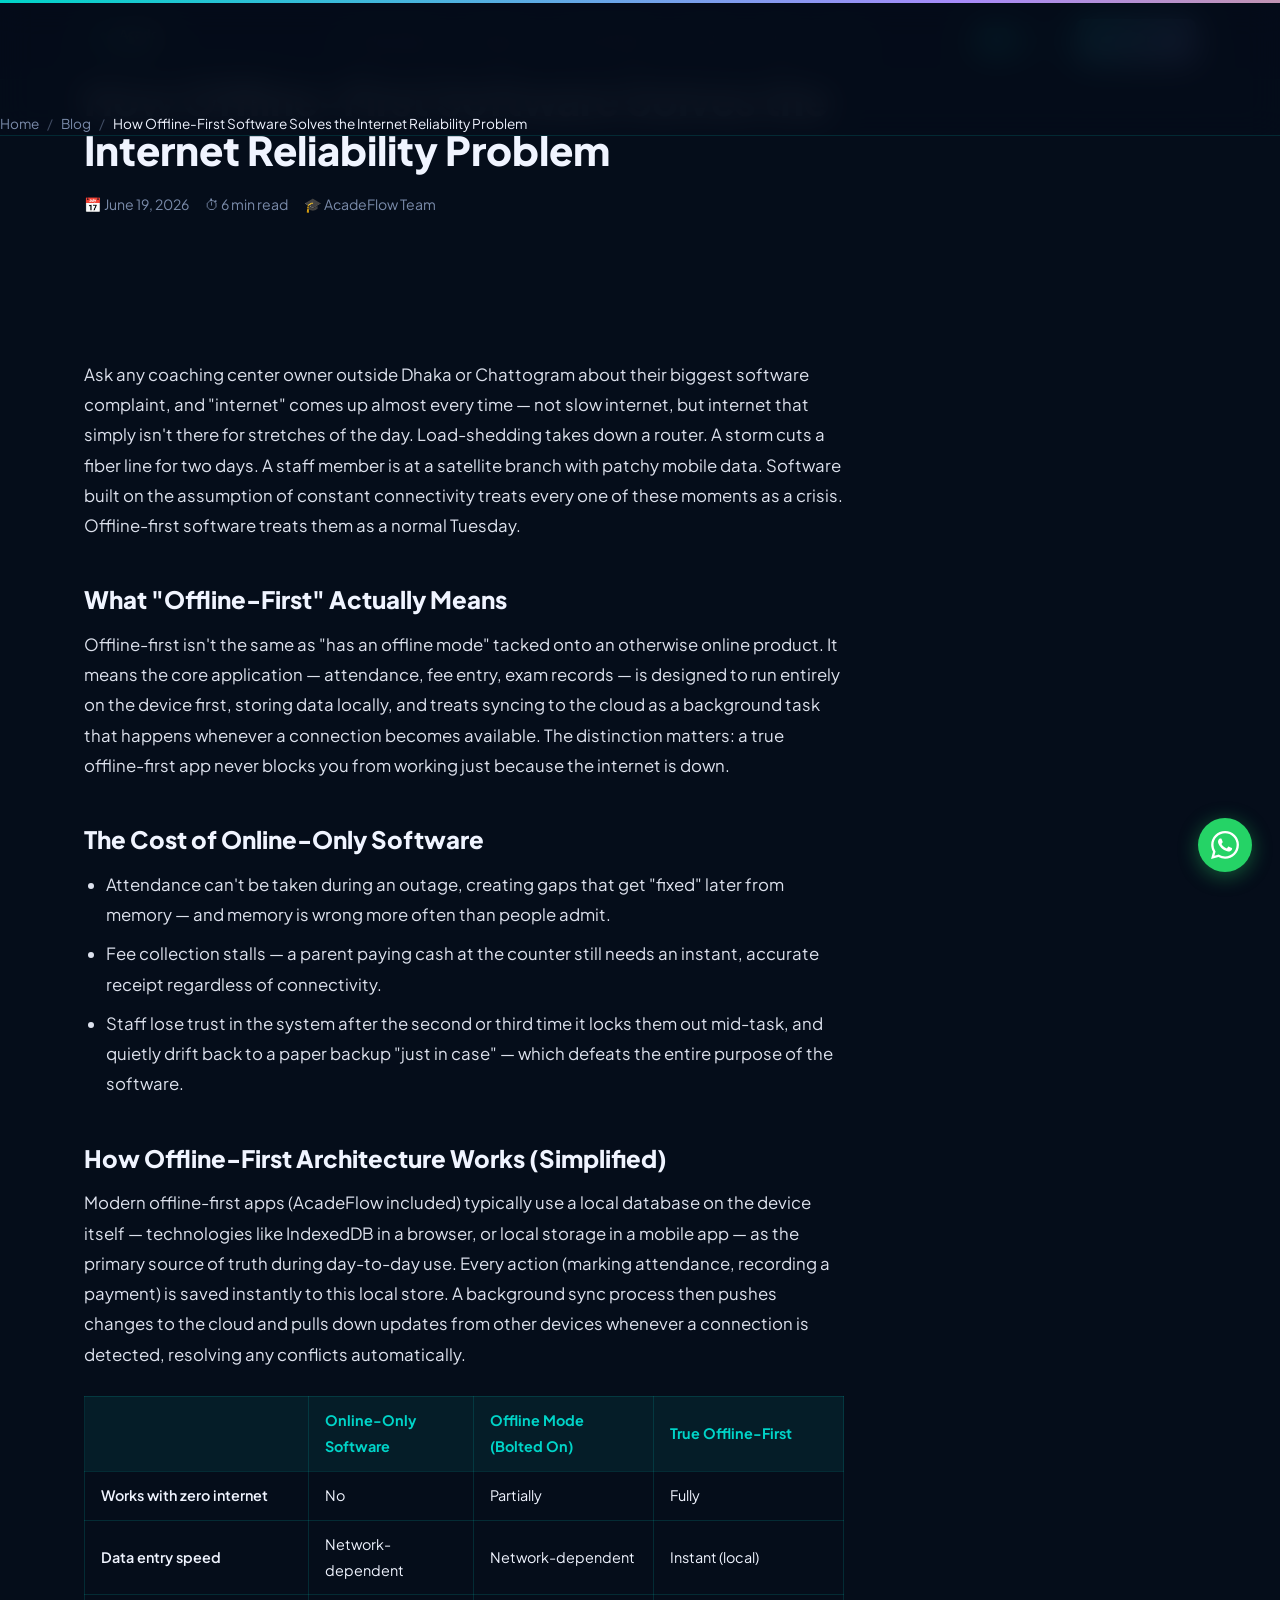
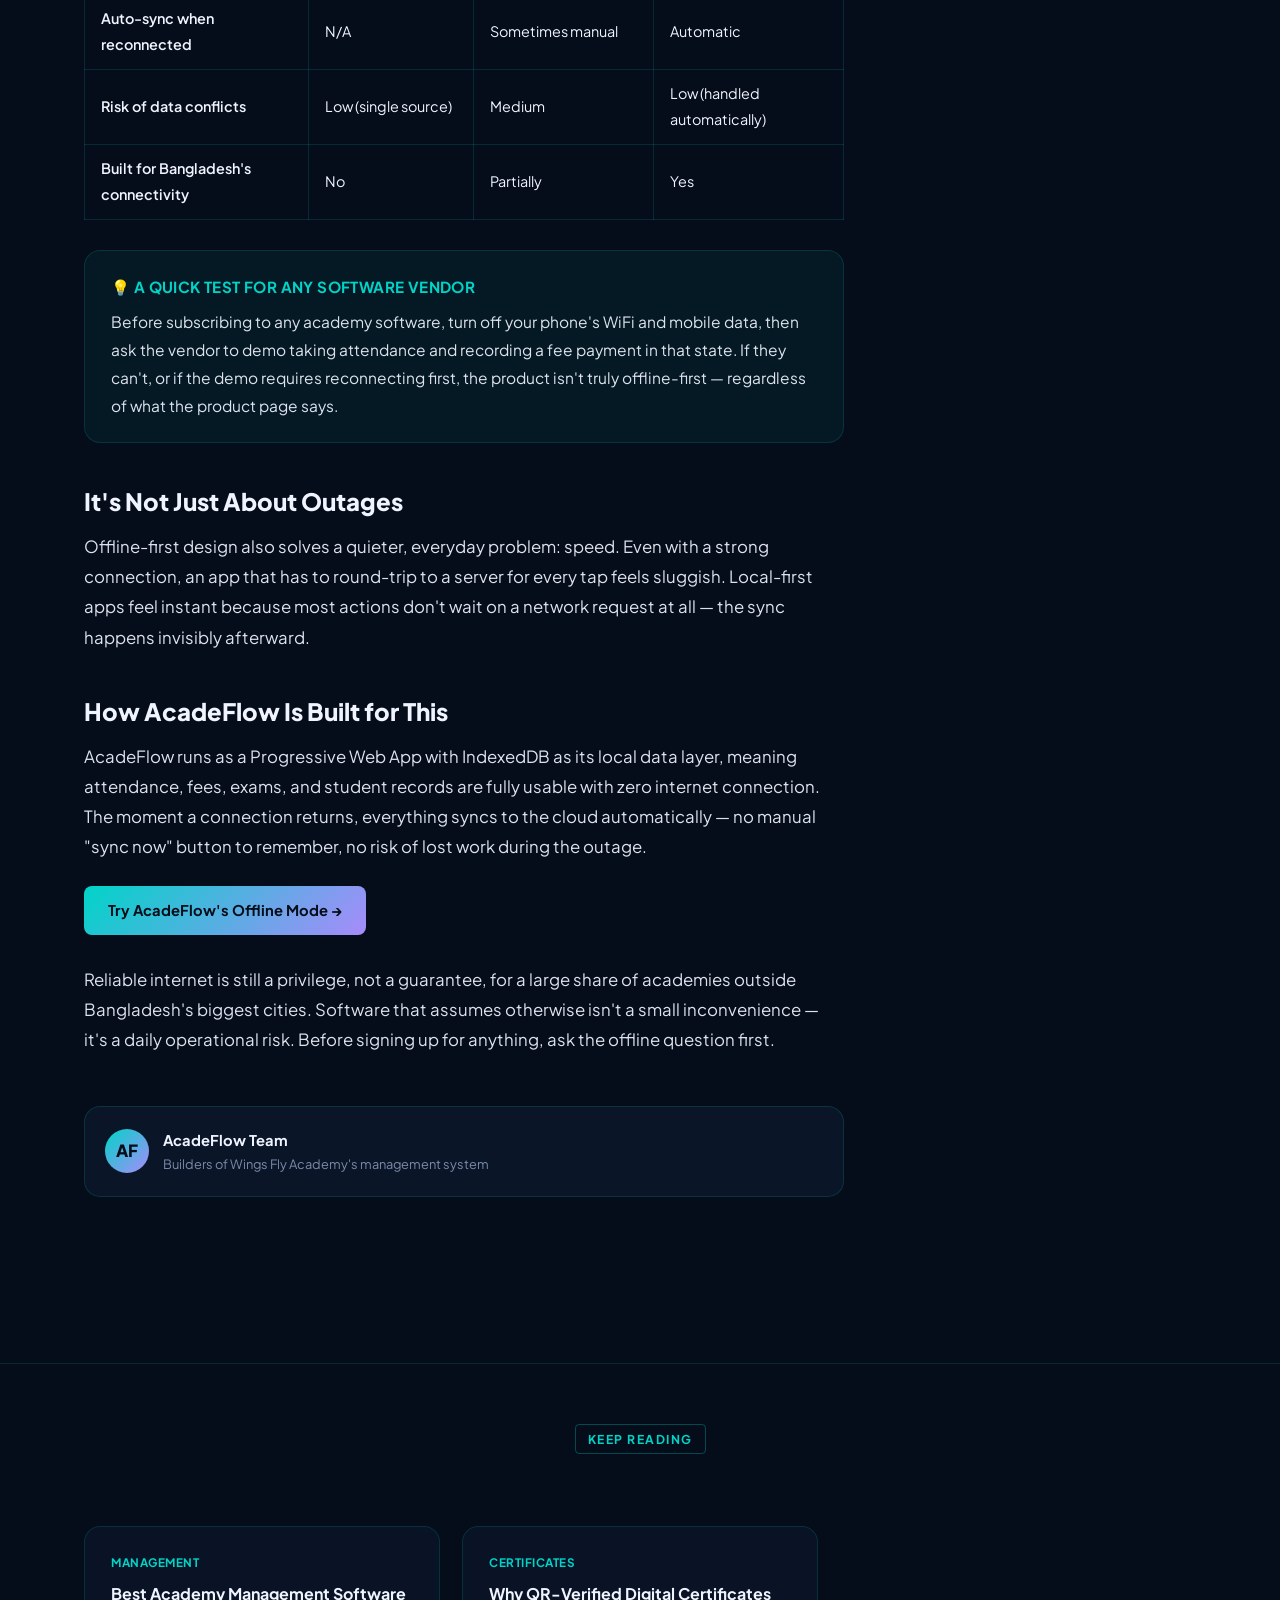
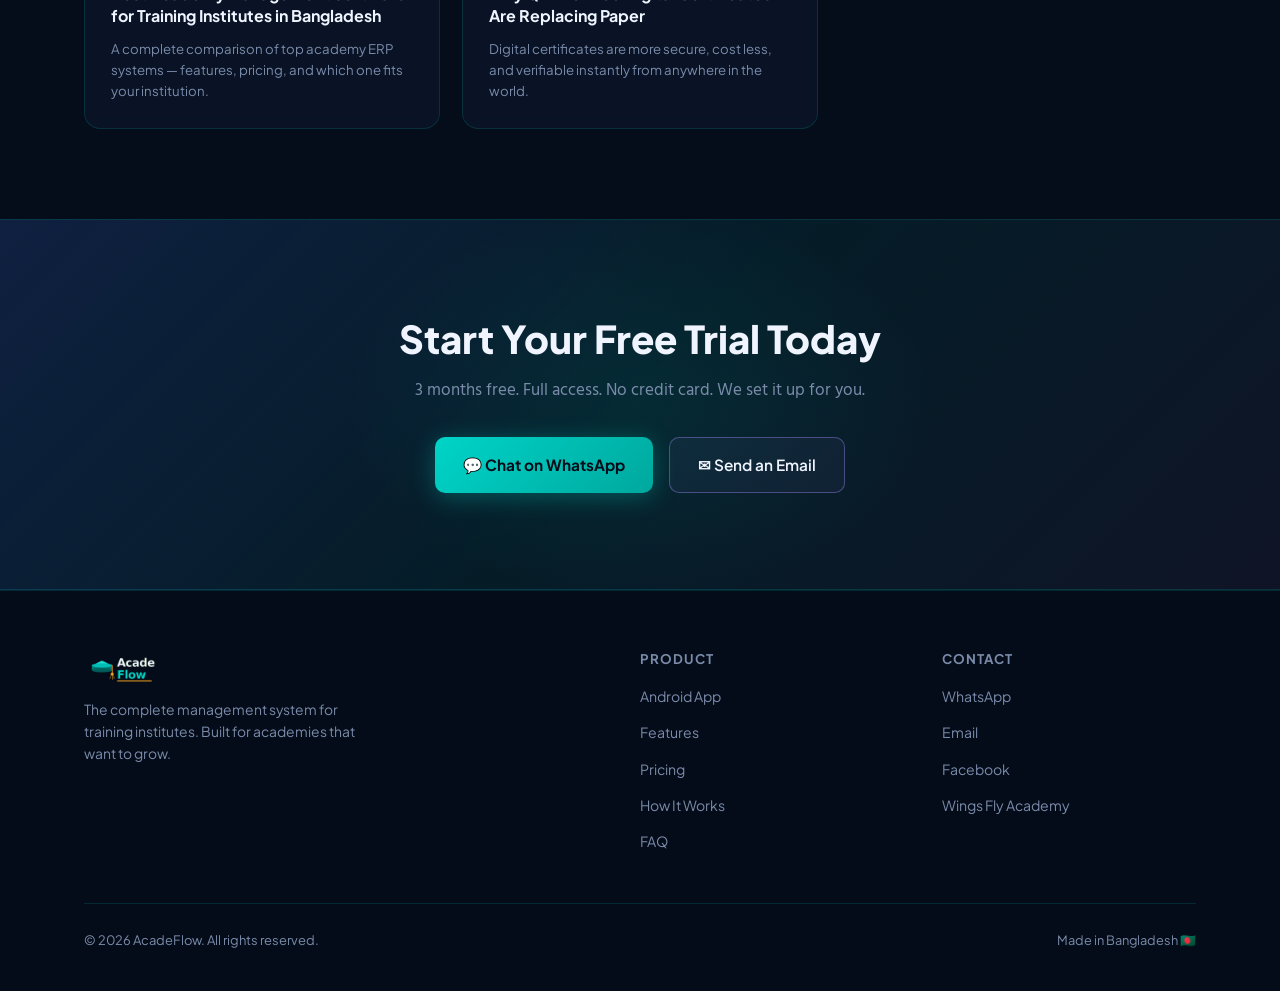
<file: blog/offline-school-management-system/index.html>
<!DOCTYPE html>
<html lang="en">
<head>
  <meta charset="UTF-8" />
  <meta name="viewport" content="width=device-width, initial-scale=1.0" />
  <title>How Offline-First Software Solves the Internet Reliability Problem | AcadeFlow</title>
  <meta name="description" content="Internet outages shouldn't stop attendance or fee collection. Here's why offline-first architecture matters for academies in Bangladesh." />
  <meta name="keywords" content="offline school management system, offline academy software bangladesh, offline-first ERP, academy software without internet" />
  <meta name="robots" content="index, follow" />
  <link rel="canonical" href="https://acade-flow.vercel.app/blog/offline-school-management-system" />
  <link rel="icon" type="image/x-icon" href="/favicon.ico" />
  <link rel="icon" type="image/png" sizes="32x32" href="/favicon-32.png" />
  <link rel="icon" type="image/png" sizes="16x16" href="/favicon-16.png" />
  <link rel="icon" type="image/png" sizes="192x192" href="/favicon-192.png" />
  <link rel="apple-touch-icon" sizes="180x180" href="/apple-touch-icon.png" />
  <link rel="manifest" href="/site.webmanifest" />
  <meta name="theme-color" content="#050d1a" />
  <meta property="og:title" content="How Offline-First Software Solves the Internet Reliability Problem" />
  <meta property="og:description" content="Internet outages shouldn't stop attendance or fee collection. Here's why offline-first architecture matters for academies in Bangladesh." />
  <meta property="og:type" content="article" />
  <meta property="og:url" content="https://acade-flow.vercel.app/blog/offline-school-management-system" />
  <meta property="og:locale" content="en_BD" />
  <meta property="og:image" content="https://acade-flow.vercel.app/og-image.png" />
  <meta property="og:image:width" content="1200" />
  <meta property="og:image:height" content="630" />
  <meta property="og:site_name" content="AcadeFlow" />
  <meta name="twitter:card" content="summary_large_image" />
  <meta name="twitter:title" content="How Offline-First Software Solves the Internet Reliability Problem" />
  <meta name="twitter:description" content="Internet outages shouldn't stop attendance or fee collection. Here's why offline-first architecture matters for academies in Bangladesh." />
  <meta name="twitter:image" content="https://acade-flow.vercel.app/og-image.png" />
  <script type="application/ld+json">
  {
    "@context": "https://schema.org",
    "@type": "Article",
    "headline": "How Offline-First Software Solves the Internet Reliability Problem",
    "description": "Internet outages shouldn't stop attendance or fee collection. Here's why offline-first architecture matters for academies in Bangladesh.",
    "image": "https://acade-flow.vercel.app/og-image.png",
    "datePublished": "2026-06-19",
    "dateModified": "2026-06-19",
    "author": { "@type": "Organization", "name": "AcadeFlow" },
    "publisher": {
      "@type": "Organization",
      "name": "AcadeFlow",
      "logo": { "@type": "ImageObject", "url": "https://acade-flow.vercel.app/acadeflow_logo.png" }
    },
    "mainEntityOfPage": { "@type": "WebPage", "@id": "https://acade-flow.vercel.app/blog/offline-school-management-system" }
  }
  </script>
  <script type="application/ld+json">
  {
    "@context": "https://schema.org",
    "@type": "BreadcrumbList",
    "itemListElement": [
      { "@type": "ListItem", "position": 1, "name": "Home", "item": "https://acade-flow.vercel.app/" },
      { "@type": "ListItem", "position": 2, "name": "Blog", "item": "https://acade-flow.vercel.app/#blog" },
      { "@type": "ListItem", "position": 3, "name": "How Offline-First Software Solves the Internet Reliability Problem", "item": "https://acade-flow.vercel.app/blog/offline-school-management-system" }
    ]
  }
  </script>
  <link rel="preconnect" href="https://fonts.googleapis.com" />
  <link rel="preconnect" href="https://fonts.gstatic.com" crossorigin />
  <link rel="preload" as="style" href="https://fonts.googleapis.com/css2?family=Plus+Jakarta+Sans:wght@400;500;600;700;800;900&family=Hind+Siliguri:wght@400;500;600;700&display=optional" />
  <link rel="stylesheet" href="https://fonts.googleapis.com/css2?family=Plus+Jakarta+Sans:wght@400;500;600;700;800;900&family=Hind+Siliguri:wght@400;500;600;700&display=optional" media="print" onload="this.media='all'" />
  <noscript>
    <link rel="stylesheet" href="https://fonts.googleapis.com/css2?family=Plus+Jakarta+Sans:wght@400;500;600;700;800;900&family=Hind+Siliguri:wght@400;500;600;700&display=optional" />
  </noscript>
  <style>
/* ============================================================
   AcadeFlow — SOURCE CSS FILE
   This file is NOT linked directly from any HTML page.
   It is inlined into <style> tags in Index.html and every
   blog/*/index.html page at build time, to avoid an extra
   render-blocking network request (which was costing real
   PageSpeed points).

   HOW TO EDIT:
   1. Make your changes in this file.
   2. Run: python3 inline-css.py
      (re-inlines this file into all 4 HTML pages automatically)
   3. Deploy.
   ============================================================ */

    :root {
      --navy:#050d1a; --navy2:#0a1628; --navy3:#0f2040;
      --teal:#00d4c8; --teal2:#00a89e; --amber:#f5a623;
      --purple:#a78bfa; --rose:#f43f5e; --sky:#38bdf8; --green:#4ade80;
      --white:#f0f4ff; --muted:#7a8baa; --border:rgba(0,212,200,0.15);
      --font-en:'Plus Jakarta Sans',sans-serif; --font-bn:'Hind Siliguri',sans-serif;
      --radius:16px;
    }
    *,*::before,*::after{box-sizing:border-box;margin:0;padding:0;}
    html{scroll-behavior:smooth;}
    body{background:#050d1a;color:#f0f4ff;font-family:'Plus Jakarta Sans',sans-serif;line-height:1.65;overflow-x:hidden;}
    h1,h2,h3,h4{font-weight:800;line-height:1.2;}
    .bn{font-family:'Hind Siliguri',sans-serif;}
    .container{max-width:1160px;margin:0 auto;padding:0 24px;}
    section{padding:96px 0;}

    /* CURSOR TRAIL */
    .cursor-particle{position:fixed;pointer-events:none;border-radius:50%;z-index:99997;animation:particleFade 0.8s ease forwards;}
    @keyframes particleFade{0%{opacity:1;transform:scale(1);}100%{opacity:0;transform:scale(0);}}

    /* COLOR BAR */
    .color-bar{height:3px;background:linear-gradient(90deg,#00d4c8,#a78bfa,#f5a623,#f43f5e,#38bdf8);background-size:300% auto;animation:gradShift 6s ease infinite;position:fixed;top:0;left:0;right:0;z-index:1001;}
    @keyframes gradShift{0%{background-position:0% center;}50%{background-position:100% center;}100%{background-position:0% center;}}

    /* SPLASH */
    .splash{position:fixed;inset:0;background:radial-gradient(circle at center,#0a1728 0%,#02050a 100%);display:flex;align-items:center;justify-content:center;z-index:10000;flex-direction:column;gap:20px;}
    .splash-ring{position:relative;width:260px;height:260px;}
    .ring1{position:absolute;inset:0;border-radius:50%;border:3px solid transparent;border-top-color:#00d4c8;animation:spin 2s linear infinite;box-shadow:0 0 40px rgba(0,212,200,0.5);}
    .ring2{position:absolute;inset:-14px;border-radius:50%;border:2px solid transparent;border-bottom-color:#a78bfa;animation:spin 3s linear infinite reverse;}
    @keyframes spin{to{transform:rotate(360deg);}}
    @keyframes pulse{0%,100%{filter:drop-shadow(0 0 20px rgba(0,212,200,0.6));}50%{filter:drop-shadow(0 0 40px rgba(0,212,200,0.95));}}
    .splash-title{font-size:1.9rem;font-weight:800;background:linear-gradient(135deg,#00d4c8,#f0f4ff,#a78bfa);-webkit-background-clip:text;-webkit-text-fill-color:transparent;animation:fadeUp 0.8s ease 0.3s both;}
    .splash-sub{font-size:0.92rem;color:#7a8baa;font-family:'Hind Siliguri',sans-serif;animation:fadeUp 0.8s ease 0.6s both;}
    .splash-btn{background:linear-gradient(135deg,#00d4c8,#a78bfa);color:#050d1a;font-weight:700;padding:13px 34px;border:none;border-radius:10px;cursor:pointer;font-size:0.98rem;font-family:'Plus Jakarta Sans',sans-serif;position:relative;overflow:hidden;animation:fadeUp 0.8s ease 0.9s both;transition:transform 0.2s;}
    .splash-btn:hover{transform:scale(1.05);}
    .btn-shine{position:absolute;inset:0;background:linear-gradient(135deg,transparent,rgba(255,255,255,0.18),transparent);animation:shine 2s ease-in-out infinite;}
    @keyframes shine{0%{transform:translateX(-100%);}100%{transform:translateX(200%);}}
    @keyframes fadeUp{from{opacity:0;transform:translateY(20px);}to{opacity:1;transform:translateY(0);}}
    .splash-particles{position:absolute;inset:0;pointer-events:none;overflow:hidden;}

    /* NAV */
    nav{position:fixed;top:0;left:0;right:0;z-index:999;background:rgba(5,13,26,0.92);backdrop-filter:blur(16px);border-bottom:1px solid rgba(0,212,200,0.15);margin-top:3px;}
    .nav-inner{display:flex;align-items:center;justify-content:space-between;height:76px;max-width:1160px;margin:0 auto;padding:0 24px;}
    .logo{text-decoration:none;display:flex;align-items:center;}
    .logo img{height:38px;width:auto;display:block;}
    .nav-links{display:flex;gap:30px;list-style:none;}
    .nav-links a{color:#7a8baa;text-decoration:none;font-size:0.92rem;font-weight:500;transition:color 0.2s;}
    .nav-links a:hover{color:#00d4c8;}
    .nav-right{display:flex;align-items:center;gap:12px;}
    .lang-toggle{display:flex;align-items:center;gap:3px;background:rgba(0,212,200,0.08);border:1px solid rgba(0,212,200,0.15);border-radius:100px;padding:4px;}
    .lang-btn{background:none;border:none;cursor:pointer;padding:5px 13px;border-radius:100px;font-size:0.8rem;font-weight:700;color:#7a8baa;font-family:'Plus Jakarta Sans',sans-serif;transition:all 0.2s;}
    .lang-btn.active{background:#00d4c8;color:#050d1a;}
    .nav-cta{background:linear-gradient(135deg,#00d4c8,#a78bfa);color:#050d1a;font-weight:700;padding:10px 22px;border-radius:8px;text-decoration:none;font-size:0.9rem;transition:all 0.3s;box-shadow:0 0 20px rgba(0,212,200,0.25);}
    .nav-cta:hover{transform:translateY(-2px);box-shadow:0 0 30px rgba(0,212,200,0.5);}
    /* Lang visibility */
    [data-lang="en"] .only-bn{display:none!important;}
    [data-lang="bn"] .only-en{display:none!important;}

    /* MOBILE NAV TOGGLE */
    .nav-toggle{display:none;flex-direction:column;justify-content:center;gap:5px;width:38px;height:38px;background:rgba(0,212,200,0.08);border:1px solid rgba(0,212,200,0.15);border-radius:8px;cursor:pointer;padding:0;}
    .nav-toggle span{display:block;width:18px;height:2px;margin:0 auto;background:#00d4c8;border-radius:2px;transition:transform 0.25s ease,opacity 0.25s ease;}
    .nav-toggle[aria-expanded="true"] span:nth-child(1){transform:translateY(7px) rotate(45deg);}
    .nav-toggle[aria-expanded="true"] span:nth-child(2){opacity:0;}
    .nav-toggle[aria-expanded="true"] span:nth-child(3){transform:translateY(-7px) rotate(-45deg);}
    @media(max-width:800px){
      .nav-toggle{display:flex;}
      .nav-links{
        display:flex;position:fixed;top:76px;left:0;right:0;flex-direction:column;gap:0;
        background:rgba(5,13,26,0.98);backdrop-filter:blur(16px);border-bottom:1px solid rgba(0,212,200,0.15);
        max-height:0;overflow:hidden;padding:0 24px;transition:max-height 0.3s ease,padding 0.3s ease;
      }
      .nav-links.open{max-height:420px;padding:12px 24px 20px;}
      .nav-links li{width:100%;border-bottom:1px solid rgba(0,212,200,0.15);}
      .nav-links li:last-child{border-bottom:none;}
      .nav-links a{display:block;padding:14px 4px;font-size:1rem;}
    }

    /* GLOBAL BACKGROUND */
    .global-bg {
      position: fixed;
      inset: 0;
      z-index: -1;
      pointer-events: none;
      overflow: hidden;
      background: #050d1a;
      background-image: 
        radial-gradient(ellipse 80% 60% at 65% 40%, rgba(0, 212, 200, 0.08) 0%, transparent 70%),
        radial-gradient(ellipse 50% 40% at 10% 80%, rgba(245, 166, 35, 0.06) 0%, transparent 60%),
        radial-gradient(ellipse 40% 40% at 90% 10%, rgba(167, 139, 250, 0.07) 0%, transparent 60%),
        radial-gradient(ellipse 60% 50% at 20% 50%, rgba(167, 139, 250, 0.05) 0%, transparent 70%),
        radial-gradient(ellipse 50% 40% at 80% 80%, rgba(0, 212, 200, 0.04) 0%, transparent 60%);
    }

    /* HERO */
    .hero{min-height:100vh;display:flex;align-items:center;padding:120px 0 80px;position:relative;overflow:hidden;}
    .hero-bg{position:absolute;inset:0;background:transparent;}
    .grid-lines{position:absolute;inset:0;background-image:linear-gradient(rgba(0,212,200,0.05) 1px,transparent 1px),linear-gradient(90deg,rgba(0,212,200,0.05) 1px,transparent 1px);background-size:60px 60px;animation:gridPulse 8s ease-in-out infinite;}
    @keyframes gridPulse{0%,100%{opacity:0.6;}50%{opacity:1;}}
    .orb{position:absolute;border-radius:50%;filter:blur(60px);animation:orbFloat 12s ease-in-out infinite;}
    .orb1{width:420px;height:420px;background:rgba(0,212,200,0.07);top:-100px;right:8%;}
    .orb2{width:300px;height:300px;background:rgba(167,139,250,0.07);bottom:0;right:22%;animation-delay:-4s;}
    .orb3{width:200px;height:200px;background:rgba(245,166,35,0.05);top:30%;left:3%;animation-delay:-8s;}
    @keyframes orbFloat{0%,100%{transform:translateY(0) scale(1);}50%{transform:translateY(-40px) scale(1.1);}}
    /* Flying planes */
    .plane{position:absolute;pointer-events:none;opacity:0;animation:fly1 30s linear infinite;display:flex;align-items:center;gap:8px;}
    .plane2{animation:fly2 40s linear infinite;animation-delay:15s;}
    .plane-emoji{font-size:18px;filter:drop-shadow(0 0 10px rgba(0,212,200,0.8));}
    .plane-trail{width:100px;height:1px;background:linear-gradient(to left,transparent,rgba(0,212,200,0.6));}
    @keyframes fly1{0%{left:-5%;top:22%;opacity:0;}5%{opacity:0.9;}90%{opacity:0.9;}100%{left:110%;top:9%;opacity:0;}}
    @keyframes fly2{0%{left:110%;top:65%;opacity:0;transform:scaleX(-1);}5%{opacity:0.5;}90%{opacity:0.5;}100%{left:-8%;top:48%;opacity:0;transform:scaleX(-1);}}
    /* Shooting stars */
    .star{position:absolute;width:90px;height:1px;pointer-events:none;background:linear-gradient(to right,transparent,#00d4c8);animation:shootStar 7s ease-in-out infinite;opacity:0;}
    @keyframes shootStar{0%{transform:translateX(-180px) rotate(-30deg);opacity:0;}10%{opacity:1;}40%{opacity:0;}100%{transform:translateX(380px) rotate(-30deg);opacity:0;}}
    .hero-content{position:relative;z-index:2;max-width:640px;}
    .eyebrow{display:inline-flex;align-items:center;gap:8px;background:rgba(0,212,200,0.1);border:1px solid rgba(0,212,200,0.15);border-radius:100px;padding:6px 16px;font-size:0.82rem;font-weight:600;color:#00d4c8;letter-spacing:0.5px;margin-bottom:24px;animation:pulseBadge 3s ease-in-out infinite;}
    .eyebrow::before{content:'🎓';}
    @keyframes pulseBadge{0%,100%{box-shadow:0 0 0 0 rgba(0,212,200,0.2);}50%{box-shadow:0 0 0 8px rgba(0,212,200,0);}}
    h1.hero-h1{font-size:clamp(2.4rem,5vw,4rem);letter-spacing:-2px;margin-bottom:20px;}
    h1.hero-h1 em{font-style:normal;background:linear-gradient(135deg,#00d4c8,#f5a623,#a78bfa);background-size:200% auto;-webkit-background-clip:text;-webkit-text-fill-color:transparent;animation:gradShift 4s ease infinite;}
    .hero-sub{font-size:1.1rem;color:#7a8baa;margin-bottom:8px;line-height:1.75;}
    .hero-sub-bn{font-family:'Hind Siliguri',sans-serif;font-size:0.97rem;color:rgba(120,139,170,0.8);margin-bottom:36px;}
    .hero-btns{display:flex;gap:14px;flex-wrap:wrap;margin-bottom:48px;}
    .btn-p{background:linear-gradient(135deg,#00d4c8,#00a89e);color:#050d1a;font-weight:700;padding:14px 28px;border-radius:10px;text-decoration:none;font-size:0.96rem;transition:all 0.3s;display:inline-flex;align-items:center;gap:8px;box-shadow:0 4px 24px rgba(0,212,200,0.3);position:relative;overflow:hidden;}
    .btn-p::before{content:'';position:absolute;inset:0;background:linear-gradient(135deg,transparent,rgba(255,255,255,0.15),transparent);transform:translateX(-100%);transition:transform 0.6s;}
    .btn-p:hover::before{transform:translateX(100%);}
    .btn-p:hover{transform:translateY(-3px);box-shadow:0 8px 32px rgba(0,212,200,0.5);}
    .btn-s{border:1px solid rgba(167,139,250,0.4);color:#f0f4ff;font-weight:600;padding:14px 28px;border-radius:10px;text-decoration:none;font-size:0.96rem;transition:all 0.3s;display:inline-flex;align-items:center;gap:8px;background:rgba(167,139,250,0.05);}
    .btn-s:hover{border-color:#a78bfa;color:#a78bfa;background:rgba(167,139,250,0.1);transform:translateY(-3px);}
    /* Hero security badges */
    .sec-badges{display:flex;gap:12px;flex-wrap:wrap;margin-bottom:40px;}
    .sec-badge{display:flex;align-items:center;gap:6px;background:rgba(0,212,200,0.06);border:1px solid rgba(0,212,200,0.18);border-radius:100px;padding:5px 13px;font-size:0.76rem;font-weight:600;color:#7a8baa;}
    .sec-badge .icon{color:#00d4c8;}
    .hero-stats{display:flex;gap:36px;padding-top:36px;border-top:1px solid rgba(0,212,200,0.15);}
    .stat-n{font-size:1.9rem;font-weight:900;background:linear-gradient(135deg,#00d4c8,#f0f4ff);-webkit-background-clip:text;-webkit-text-fill-color:transparent;}
    .stat-l{font-size:0.78rem;color:#7a8baa;margin-top:2px;}
    @media(max-width:600px){.hero-stats{flex-wrap:wrap;gap:20px;}.hero-btns{flex-direction:column;}}

    /* ANDROID SHOWCASE */
    .android-section{background:transparent;position:relative;overflow:hidden;}
    .android-section::before{content:'';position:absolute;inset:0;background:radial-gradient(ellipse 60% 50% at 20% 50%,rgba(167,139,250,0.08) 0%,transparent 70%),radial-gradient(ellipse 50% 40% at 80% 60%,rgba(0,212,200,0.06) 0%,transparent 60%);pointer-events:none;}
    .android-grid{display:grid;grid-template-columns:1fr 1.1fr;gap:56px;align-items:center;position:relative;z-index:1;}
    .phone-wrap{display:flex;justify-content:center;perspective:900px;position:relative;}
    .phone-mock{
      width:290px;
      background:#0a0f1a;
      border-radius:40px;
      padding:16px 12px;
      box-shadow:0 30px 70px rgba(0,0,0,0.7), 0 0 0 1px rgba(167,139,250,0.35), inset 0 0 0 2px rgba(255,255,255,0.06);
      transform:rotateY(-8deg) rotateX(2deg);
      transition:transform 0.5s ease, box-shadow 0.5s ease;
      position:relative;
      overflow:hidden;
    }
    .phone-mock:hover{transform:rotateY(0deg) rotateX(0deg);box-shadow:0 40px 90px rgba(0, 212, 200, 0.25), 0 0 0 1.5px rgba(0, 212, 200, 0.5);}
    
    /* Device Frame details */
    .phone-glare {
      position: absolute;
      top: 0;
      left: 0;
      width: 100%;
      height: 100%;
      background: linear-gradient(135deg, rgba(255,255,255,0.08) 0%, rgba(255,255,255,0) 50%);
      pointer-events: none;
      z-index: 10;
      border-radius: 40px;
    }
    .phone-btn {
      position: absolute;
      background: #1e293b;
      border-radius: 2px 0 0 2px;
      z-index: 1;
    }
    .phone-btn-vol-up { left: -3px; top: 90px; width: 3px; height: 35px; }
    .phone-btn-vol-down { left: -3px; top: 135px; width: 3px; height: 35px; }
    .phone-btn-power { right: -3px; top: 110px; width: 3px; height: 45px; border-radius: 0 2px 2px 0; }
    
    .phone-notch {
      width: 110px;
      height: 25px;
      background: #050d1a;
      border-radius: 0 0 16px 16px;
      margin: 0 auto 8px;
      display: flex;
      align-items: center;
      justify-content: center;
      gap: 10px;
      border: 1px solid rgba(167,139,250,0.1);
      border-top: none;
      position: relative;
      z-index: 11;
    }
    .phone-camera {
      width: 8px;
      height: 8px;
      border-radius: 50%;
      background: #101827;
      border: 1px solid rgba(255,255,255,0.15);
    }
    .phone-speaker {
      width: 40px;
      height: 4px;
      border-radius: 10px;
      background: #1a2333;
    }

    .phone-screen{
      background:linear-gradient(180deg,#0a1528 0%,#040a14 100%);
      border-radius:28px;
      overflow:hidden;
      min-height:430px;
      padding:14px 18px 18px;
      border:1px solid rgba(0,212,200,0.15);
      position:relative;
      display:flex;
      flex-direction:column;
    }
    
    .phone-status-bar {
      display: flex;
      justify-content: space-between;
      align-items: center;
      font-size: 0.68rem;
      color: rgba(240, 244, 255, 0.6);
      margin-bottom: 20px;
      padding: 0 4px;
      font-weight: 600;
    }
    .status-icons { display: flex; gap: 4px; align-items: center; }
    .status-icon { font-size: 0.65rem; }

    .phone-logo-ring{
      width:64px;
      height:64px;
      border-radius:50%;
      background:rgba(0,212,200,0.08);
      border:2px solid rgba(0,212,200,0.25);
      display:flex;
      align-items:center;
      justify-content:center;
      margin:0 auto 12px;
      box-shadow: 0 0 15px rgba(0,212,200,0.15);
      animation: phoneLogoPulse 4s ease-in-out infinite;
    }
    @keyframes phoneLogoPulse {
      0%, 100% { transform: scale(1); box-shadow: 0 0 15px rgba(0, 212, 200, 0.15); }
      50% { transform: scale(1.05); box-shadow: 0 0 25px rgba(0, 212, 200, 0.35); }
    }
    .phone-logo-ring img{width:40px;height:40px;object-fit:contain;}
    .phone-app-name{text-align:center;font-weight:800;font-size:1rem;margin-bottom:4px;color:#f0f4ff;}
    .phone-app-sub{text-align:center;font-family:'Hind Siliguri',sans-serif;font-size:0.75rem;color:#a78bfa;margin-bottom:20px;font-weight:500;}
    
    .phone-field{
      background:rgba(255,255,255,0.03);
      border:1px solid rgba(0,212,200,0.15);
      border-radius:12px;
      padding: 9px 12px;
      margin-bottom: 10px;
      display: flex;
      align-items: center;
      gap: 10px;
      transition: all 0.3s ease;
      text-align: left;
    }
    .phone-field:hover {
      background: rgba(0, 212, 200, 0.05);
      border-color: rgba(0, 212, 200, 0.4);
      box-shadow: 0 0 10px rgba(0, 212, 200, 0.1);
    }
    .field-icon { font-size: 0.8rem; opacity: 0.8; }
    .field-label { font-size: 0.72rem; color: rgba(240, 244, 255, 0.45); font-family: 'Hind Siliguri', sans-serif; flex-grow: 1; user-select: none; }
    .field-eye { font-size: 0.75rem; opacity: 0.5; cursor: pointer; }

    .phone-biometric {
      display: flex;
      flex-direction: column;
      align-items: center;
      gap: 6px;
      margin: 12px 0 16px;
      text-align: center;
    }
    .bio-face-id {
      width: 44px;
      height: 44px;
      border-radius: 50%;
      background: rgba(0, 212, 200, 0.06);
      border: 1px solid rgba(0, 212, 200, 0.2);
      display: flex;
      align-items: center;
      justify-content: center;
      cursor: pointer;
      transition: all 0.3s ease;
      animation: bioPulse 3s infinite;
    }
    .bio-face-id:hover {
      background: rgba(0, 212, 200, 0.12);
      border-color: rgba(0, 212, 200, 0.5);
      transform: scale(1.06);
    }
    .bio-face-id svg {
      width: 22px;
      height: 22px;
    }
    @keyframes bioPulse {
      0%, 100% { box-shadow: 0 0 0 0 rgba(0, 212, 200, 0.2); }
      50% { box-shadow: 0 0 12px 3px rgba(0, 212, 200, 0.12); }
    }
    .bio-text { font-size: 0.68rem; color: #a78bfa; font-family: 'Hind Siliguri', sans-serif; font-weight: 500; }

    .phone-btn-mock{
      background:linear-gradient(135deg,#00d4c8,#a78bfa);
      border-radius:12px;
      height:40px;
      display:flex;
      align-items:center;
      justify-content:center;
      font-family:'Hind Siliguri',sans-serif;
      font-weight:700;
      font-size:0.85rem;
      color:#050d1a;
      box-shadow:0 4px 15px rgba(0,212,200,0.2);
      transition:all 0.3s ease;
      cursor:pointer;
      user-select: none;
    }
    .phone-btn-mock:hover {
      transform: translateY(-1px);
      box-shadow: 0 6px 18px rgba(0, 212, 200, 0.4);
      background: linear-gradient(135deg, #00d4c8, #c084fc);
    }
    
    .phone-home-indicator {
      width: 80px;
      height: 4px;
      background: rgba(240, 244, 255, 0.25);
      border-radius: 2px;
      margin: 16px auto 0;
    }

    .android-content .and-badge{display:inline-flex;align-items:center;gap:8px;background:rgba(167,139,250,0.12);border:1px solid rgba(167,139,250,0.35);border-radius:100px;padding:6px 16px;font-size:0.76rem;font-weight:700;color:#a78bfa;letter-spacing:1px;text-transform:uppercase;margin-bottom:20px;}
    .android-content .and-badge::before{content:'📱';font-size:0.9rem;}
    .android-h2{font-size:clamp(1.6rem,3vw,2.4rem);letter-spacing:-1px;margin-bottom:16px;line-height:1.25;}
    .android-h2 em{font-style:normal;background:linear-gradient(135deg,#00d4c8,#38bdf8);-webkit-background-clip:text;-webkit-text-fill-color:transparent;}
    .android-desc{font-size:0.95rem;color:#7a8baa;line-height:1.75;margin-bottom:28px;}
    .android-feats{list-style:none;display:flex;flex-direction:column;gap:14px;margin-bottom:32px;}
    .android-feats li{display:flex;align-items:flex-start;gap:12px;font-size:0.92rem;color:#f0f4ff;}
    .android-feats li::before{content:'✓';flex-shrink:0;width:22px;height:22px;border-radius:50%;background:rgba(0,212,200,0.12);color:#00d4c8;font-weight:800;font-size:0.75rem;display:flex;align-items:center;justify-content:center;margin-top:2px;}
    .android-feats strong{display:block;font-weight:700;margin-bottom:2px;}
    .android-feats span{font-size:0.84rem;color:#7a8baa;font-family:'Hind Siliguri',sans-serif;line-height:1.5;}
    .btn-apk{background:linear-gradient(135deg,#a78bfa,#7c3aed);color:#fff;font-weight:700;padding:14px 28px;border-radius:10px;text-decoration:none;font-size:0.96rem;display:inline-flex;align-items:center;gap:10px;transition:all 0.3s;box-shadow:0 4px 24px rgba(167,139,250,0.35);}
    .btn-apk:hover{transform:translateY(-3px);box-shadow:0 8px 32px rgba(167,139,250,0.55);}
    @media(max-width:900px){.android-grid{grid-template-columns:1fr;gap:40px;}.phone-wrap{order:-1;}.phone-mock{transform:none;width:260px;}}

    /* TRUSTED BAR */
    .trusted{padding:36px 0;border-top:1px solid rgba(0,212,200,0.1);border-bottom:1px solid rgba(0,212,200,0.1);background:rgba(10, 22, 40, 0.6);backdrop-filter:blur(12px);}
    .trusted-inner{display:flex;align-items:center;gap:36px;flex-wrap:wrap;justify-content:center;}
    .trusted-label{font-size:0.78rem;color:#7a8baa;text-transform:uppercase;letter-spacing:1px;}
    .trusted-logo{color:#7a8baa;font-size:0.9rem;font-weight:600;opacity:0.55;transition:opacity 0.2s,color 0.2s;}
    .trusted-logo:hover{opacity:1;color:#00d4c8;}

    /* SECTION HEADER */
    .s-eye{display:inline-block;font-size:0.76rem;font-weight:700;letter-spacing:1.5px;text-transform:uppercase;color:#00d4c8;border:1px solid rgba(0,212,200,0.3);border-radius:4px;padding:4px 12px;margin-bottom:16px;}
    .s-head{text-align:center;margin-bottom:56px;}
    .s-title{font-size:clamp(1.8rem,3vw,2.6rem);letter-spacing:-1px;margin-bottom:14px;}
    .s-sub{font-size:1rem;color:#7a8baa;max-width:540px;margin:0 auto;}

    /* FEATURES GRID */
    .feat-bg{background:rgba(5, 13, 26, 0.35);backdrop-filter:blur(8px);}
    .feat-grid{
      display:grid;
      grid-template-columns:repeat(3,1fr);
      gap:24px;
      border:none;
      border-radius:0;
      overflow:visible;
      padding:10px 0;
    }
    .fc{
      backdrop-filter:blur(8px);
      padding:32px 26px;
      border-radius:16px;
      border:1px solid rgba(255, 255, 255, 0.05);
      transition:all 0.4s cubic-bezier(0.16, 1, 0.3, 1);
      position:relative;
      overflow:hidden;
      box-shadow:0 10px 30px rgba(0,0,0,0.25);
    }
    
    .fc.c-teal {
      border-color: rgba(0, 212, 200, 0.18);
      background: radial-gradient(circle at top right, rgba(0, 212, 200, 0.06), rgba(10, 22, 40, 0.5) 80%);
    }
    .fc.c-teal:hover {
      border-color: rgba(0, 212, 200, 0.55);
      background: radial-gradient(circle at top right, rgba(0, 212, 200, 0.15), rgba(10, 22, 40, 0.6) 80%);
      box-shadow: 0 15px 35px rgba(0, 212, 200, 0.15);
      transform: translateY(-6px);
    }
    .fc.c-teal .fn { color: #00d4c8; text-shadow: 0 0 12px rgba(0, 212, 200, 0.25); }

    .fc.c-purple {
      border-color: rgba(167, 139, 250, 0.18);
      background: radial-gradient(circle at top right, rgba(167, 139, 250, 0.06), rgba(10, 22, 40, 0.5) 80%);
    }
    .fc.c-purple:hover {
      border-color: rgba(167, 139, 250, 0.55);
      background: radial-gradient(circle at top right, rgba(167, 139, 250, 0.15), rgba(10, 22, 40, 0.6) 80%);
      box-shadow: 0 15px 35px rgba(167, 139, 250, 0.15);
      transform: translateY(-6px);
    }
    .fc.c-purple .fn { color: #a78bfa; text-shadow: 0 0 12px rgba(167, 139, 250, 0.25); }

    .fc.c-amber {
      border-color: rgba(245, 166, 35, 0.18);
      background: radial-gradient(circle at top right, rgba(245, 166, 35, 0.06), rgba(10, 22, 40, 0.5) 80%);
    }
    .fc.c-amber:hover {
      border-color: rgba(245, 166, 35, 0.55);
      background: radial-gradient(circle at top right, rgba(245, 166, 35, 0.15), rgba(10, 22, 40, 0.6) 80%);
      box-shadow: 0 15px 35px rgba(245, 166, 35, 0.15);
      transform: translateY(-6px);
    }
    .fc.c-amber .fn { color: #f5a623; text-shadow: 0 0 12px rgba(245, 166, 35, 0.25); }

    .fc.c-sky {
      border-color: rgba(56, 189, 248, 0.18);
      background: radial-gradient(circle at top right, rgba(56, 189, 248, 0.06), rgba(10, 22, 40, 0.5) 80%);
    }
    .fc.c-sky:hover {
      border-color: rgba(56, 189, 248, 0.55);
      background: radial-gradient(circle at top right, rgba(56, 189, 248, 0.15), rgba(10, 22, 40, 0.6) 80%);
      box-shadow: 0 15px 35px rgba(56, 189, 248, 0.15);
      transform: translateY(-6px);
    }
    .fc.c-sky .fn { color: #38bdf8; text-shadow: 0 0 12px rgba(56, 189, 248, 0.25); }

    .fc.c-rose {
      border-color: rgba(244, 63, 94, 0.18);
      background: radial-gradient(circle at top right, rgba(244, 63, 94, 0.06), rgba(10, 22, 40, 0.5) 80%);
    }
    .fc.c-rose:hover {
      border-color: rgba(244, 63, 94, 0.55);
      background: radial-gradient(circle at top right, rgba(244, 63, 94, 0.15), rgba(10, 22, 40, 0.6) 80%);
      box-shadow: 0 15px 35px rgba(244, 63, 94, 0.15);
      transform: translateY(-6px);
    }
    .fc.c-rose .fn { color: #f43f5e; text-shadow: 0 0 12px rgba(244, 63, 94, 0.25); }

    .fc.c-green {
      border-color: rgba(74, 222, 128, 0.18);
      background: radial-gradient(circle at top right, rgba(74, 222, 128, 0.06), rgba(10, 22, 40, 0.5) 80%);
    }
    .fc.c-green:hover {
      border-color: rgba(74, 222, 128, 0.55);
      background: radial-gradient(circle at top right, rgba(74, 222, 128, 0.15), rgba(10, 22, 40, 0.6) 80%);
      box-shadow: 0 15px 35px rgba(74, 222, 128, 0.15);
      transform: translateY(-6px);
    }
    .fc.c-green .fn { color: #4ade80; text-shadow: 0 0 12px rgba(74, 222, 128, 0.25); }

    .fi{width:50px;height:50px;border-radius:13px;display:flex;align-items:center;justify-content:center;font-size:1.4rem;margin-bottom:16px;}
    .fi.teal{background:rgba(0,212,200,0.16);box-shadow:0 0 15px rgba(0,212,200,0.25);}
    .fi.purple{background:rgba(167,139,250,0.16);box-shadow:0 0 15px rgba(167,139,250,0.25);}
    .fi.amber{background:rgba(245,166,35,0.16);box-shadow:0 0 15px rgba(245,166,35,0.25);}
    .fi.sky{background:rgba(56,189,248,0.16);box-shadow:0 0 15px rgba(56,189,248,0.25);}
    .fi.rose{background:rgba(244,63,94,0.16);box-shadow:0 0 15px rgba(244,63,94,0.25);}
    .fi.green{background:rgba(74,222,128,0.16);box-shadow:0 0 15px rgba(74,222,128,0.25);}
    .fn{font-size:1.05rem;font-weight:800;margin-bottom:8px;}
    .fd{font-size:0.85rem;color:#7a8baa;line-height:1.65;}
    .badge{display:inline-block;margin-top:12px;font-size:0.7rem;font-weight:700;letter-spacing:0.5px;padding:3px 10px;border-radius:100px;}
    .b-core{background:rgba(0,212,200,0.1);color:#00d4c8;border:1px solid rgba(0,212,200,0.2);}
    .b-ai{background:rgba(167,139,250,0.1);color:#a78bfa;border:1px solid rgba(167,139,250,0.2);}
    .b-and{background:rgba(74,222,128,0.1);color:#4ade80;border:1px solid rgba(74,222,128,0.2);}
    .b-sec{background:rgba(244,63,94,0.1);color:#f43f5e;border:1px solid rgba(244,63,94,0.2);}
    .b-new{background:linear-gradient(135deg,rgba(0,212,200,0.15),rgba(167,139,250,0.15));color:#00d4c8;border:1px solid rgba(0,212,200,0.35);animation:pulseBadge 3s ease-in-out infinite;}
    @media(max-width:900px){.feat-grid{grid-template-columns:repeat(2,1fr);}}
    @media(max-width:560px){.feat-grid{grid-template-columns:1fr;}}

    /* HOW IT WORKS */
    .steps{display:grid;grid-template-columns:repeat(4,1fr);gap:0;position:relative;}
    .steps::before{content:'';position:absolute;top:35px;left:12.5%;right:12.5%;height:2px;background:linear-gradient(90deg,#00d4c8,#a78bfa,#f5a623,#f43f5e);background-size:200% auto;animation:gradShift 4s ease infinite;z-index:0;}
    .step{text-align:center;padding:0 14px;position:relative;z-index:1;}
    .sn{width:70px;height:70px;border-radius:50%;background:rgba(10, 22, 40, 0.9);display:flex;align-items:center;justify-content:center;font-size:1.4rem;font-weight:800;color:#00d4c8;margin:0 auto 18px;position:relative;box-shadow:0 0 20px rgba(0,212,200,0.15);transition:box-shadow 0.3s;}
    .sn::before{content:'';position:absolute;inset:-2px;border-radius:50%;background:linear-gradient(135deg,#00d4c8,#a78bfa);z-index:-1;}
    .sn-inner{background:rgba(10, 22, 40, 0.9);width:100%;height:100%;border-radius:50%;display:flex;align-items:center;justify-content:center;}
    .step:hover .sn{box-shadow:0 0 30px rgba(0,212,200,0.4);}
    .st{font-size:0.98rem;font-weight:700;margin-bottom:8px;}
    .sd{font-size:0.83rem;color:#7a8baa;}
    @media(max-width:700px){.steps{grid-template-columns:repeat(2,1fr);gap:36px;}.steps::before{display:none;}}

    /* WHY SUBSCRIPTION */
    .sub-section {
      background: transparent;
      padding: 96px 0;
      position: relative;
    }
    .sub-grid {
      display: grid;
      grid-template-columns: repeat(4, 1fr);
      gap: 24px;
      margin-bottom: 56px;
    }
    .sub-card {
      background: rgba(10, 22, 40, 0.75);
      border: 1px solid rgba(0,212,200,0.15);
      border-radius: 16px;
      padding: 30px 24px;
      transition: all 0.3s ease;
      position: relative;
      overflow: hidden;
    }
    .sub-card:hover {
      transform: translateY(-6px);
      border-color: #00d4c8;
      box-shadow: 0 12px 30px rgba(0, 212, 200, 0.15);
    }
    .sub-card::after {
      content: '';
      position: absolute;
      inset: 0;
      background: radial-gradient(circle at top right, rgba(0, 212, 200, 0.05), transparent 70%);
      pointer-events: none;
    }
    .sub-icon {
      font-size: 2.2rem;
      margin-bottom: 18px;
      display: inline-block;
      filter: drop-shadow(0 0 8px rgba(0, 212, 200, 0.4));
    }
    .sub-card-title {
      font-size: 1.15rem;
      font-weight: 700;
      margin-bottom: 12px;
      color: #f0f4ff;
    }
    .sub-card-desc {
      font-size: 0.88rem;
      color: #7a8baa;
      line-height: 1.6;
    }
    .sub-card-desc-bn {
      font-family: 'Hind Siliguri',sans-serif;
      font-size: 0.92rem;
      color: #7a8baa;
      line-height: 1.6;
    }

    /* COMPARISON TABLE */
    .comp-container {
      background: rgba(10, 22, 40, 0.8);
      border: 1px solid rgba(0,212,200,0.15);
      border-radius: 16px;
      padding: 36px;
      overflow-x: auto;
      box-shadow: 0 10px 40px rgba(0,0,0,0.3);
      margin-top: 40px;
    }
    .comp-table {
      width: 100%;
      border-collapse: collapse;
      text-align: left;
      min-width: 700px;
    }
    .comp-table th, .comp-table td {
      padding: 16px 20px;
      border-bottom: 1px solid rgba(0, 212, 200, 0.08);
      font-size: 0.9rem;
      vertical-align: top;
    }
    .comp-table th {
      font-weight: 700;
      color: #f0f4ff;
      text-transform: uppercase;
      font-size: 0.82rem;
      letter-spacing: 1px;
    }
    .comp-table td {
      color: #7a8baa;
      line-height: 1.5;
    }
    .comp-table tr:last-child td {
      border-bottom: none;
    }
    .comp-table tr:hover td {
      background: rgba(0, 212, 200, 0.02);
    }
    .comp-feature {
      font-weight: 600;
      color: #f0f4ff !important;
      width: 25%;
    }
    .comp-sub {
      color: #00d4c8 !important;
      background: rgba(0, 212, 200, 0.02);
      width: 40%;
    }
    .comp-one-time {
      color: #f43f5e !important;
      opacity: 0.85;
      width: 35%;
    }
    .comp-sub-tick::before {
      content: '⚡ ';
    }
    .comp-one-cross::before {
      content: '⚠️ ';
    }

    /* FEATURE COMPARISON (vs Local & Global Software) */
    .fcomp-grid{display:grid;grid-template-columns:repeat(3,1fr);gap:0;border:1px solid rgba(0,212,200,0.15);border-radius:16px;overflow:hidden;background:rgba(10, 22, 40, 0.8);box-shadow:0 10px 40px rgba(0,0,0,0.3);backdrop-filter:blur(8px);}
    .fcomp-col{padding:30px 26px;border-left:1px solid rgba(0,212,200,0.08);}
    .fcomp-col:first-child{border-left:none;}
    .fcomp-col.fcomp-us{background:linear-gradient(180deg,rgba(0,212,200,0.08),rgba(167,139,250,0.04));position:relative;}
    .fcomp-col.fcomp-us::before{content:'';position:absolute;top:0;left:0;right:0;height:3px;background:linear-gradient(90deg,#00d4c8,#a78bfa);}
    .fcomp-head{text-align:center;padding-bottom:22px;margin-bottom:6px;border-bottom:1px solid rgba(0,212,200,0.1);}
    .fcomp-head-tag{font-size:0.7rem;font-weight:700;letter-spacing:1px;text-transform:uppercase;color:#7a8baa;}
    .fcomp-us .fcomp-head-tag{color:#00d4c8;}
    .fcomp-head-name{font-size:1.1rem;font-weight:800;color:#f0f4ff;margin-top:4px;}
    .fcomp-row{display:flex;align-items:flex-start;gap:10px;padding:13px 2px;font-size:0.86rem;color:#7a8baa;line-height:1.5;border-bottom:1px dashed rgba(122,139,170,0.12);}
    .fcomp-row:last-child{border-bottom:none;}
    .fcomp-badge{flex-shrink:0;width:20px;height:20px;border-radius:50%;display:flex;align-items:center;justify-content:center;font-size:0.7rem;font-weight:800;margin-top:1px;}
    .fcomp-yes{background:rgba(74,222,128,0.15);color:#4ade80;}
    .fcomp-partial{background:rgba(245,166,35,0.15);color:#f5a623;}
    .fcomp-no{background:rgba(244,63,94,0.15);color:#f43f5e;}
    .fcomp-us .fcomp-row{color:#dce4f5;}
    .fcomp-foot{grid-column:1/-1;text-align:center;padding:20px 24px;background:rgba(0,212,200,0.04);border-top:1px solid rgba(0,212,200,0.1);font-size:0.85rem;color:#7a8baa;}
    @media(max-width:860px){
      .fcomp-grid{grid-template-columns:1fr;}
      .fcomp-col{border-left:none;border-top:1px solid rgba(0,212,200,0.08);}
      .fcomp-col:first-child{border-top:none;}
    }

    @media(max-width: 960px) {
      .sub-grid {
        grid-template-columns: repeat(2, 1fr);
      }
    }
    @media(max-width: 580px) {
      .sub-grid {
        grid-template-columns: 1fr;
      }
      .comp-container {
        padding: 20px 14px;
      }
      .comp-table th, .comp-table td {
        padding: 12px 10px;
        font-size: 0.85rem;
      }
    }

    /* PRICING */
    .pr-grid{display:grid;grid-template-columns:repeat(3,1fr);gap:24px;}
    .pc{background:rgba(10, 22, 40, 0.8);border:1px solid rgba(0,212,200,0.15);border-radius:16px;padding:34px 26px;position:relative;transition:transform 0.3s,box-shadow 0.3s;}
    .pc:hover{transform:translateY(-6px);box-shadow:0 20px 60px rgba(0,0,0,0.4);}
    .pc.feat{border-color:#00d4c8;background:linear-gradient(160deg,rgba(0,212,200,0.07) 0%,rgba(167,139,250,0.04) 60%,#0a1628 100%);box-shadow:0 0 40px rgba(0,212,200,0.1);}
    .feat-badge{position:absolute;top:-13px;left:50%;transform:translateX(-50%);background:linear-gradient(135deg,#00d4c8,#a78bfa);color:#050d1a;font-size:0.74rem;font-weight:700;padding:4px 16px;border-radius:100px;white-space:nowrap;}
    .pn{font-size:0.84rem;font-weight:700;color:#7a8baa;text-transform:uppercase;letter-spacing:1px;margin-bottom:8px;}
    .pp{font-size:2.8rem;font-weight:800;margin-bottom:12px;}
    .pp sup{font-size:1.2rem;vertical-align:super;}
    .pp sub{font-size:0.9rem;color:#7a8baa;font-weight:500;}
    .pd{font-size:0.85rem;color:#7a8baa;margin-bottom:22px;font-family:'Hind Siliguri',sans-serif;}
    .pf{list-style:none;margin-bottom:26px;display:flex;flex-direction:column;gap:9px;}
    .pf li{font-size:0.88rem;display:flex;align-items:flex-start;gap:8px;}
    .pf li::before{content:'✓';color:#00d4c8;font-weight:700;flex-shrink:0;}
    .pf li.no::before{content:'×';color:#7a8baa;}
    .pf li.no{color:#7a8baa;}
    .pb{display:block;text-align:center;padding:12px;border-radius:10px;font-weight:700;font-size:0.92rem;text-decoration:none;transition:all 0.3s;}
    .pb-f{background:linear-gradient(135deg,#00d4c8,#00a89e);color:#050d1a;box-shadow:0 4px 20px rgba(0,212,200,0.3);}
    .pb-f:hover{box-shadow:0 8px 30px rgba(0,212,200,0.5);transform:translateY(-2px);}
    .pb-o{border:1px solid rgba(0,212,200,0.15);color:#f0f4ff;}
    .pb-o:hover{border-color:#00d4c8;color:#00d4c8;background:rgba(0,212,200,0.05);}
    @media(max-width:860px){.pr-grid{grid-template-columns:1fr;max-width:420px;margin:0 auto;}}

    /* BLOG */
    .bl-grid{display:grid;grid-template-columns:repeat(3,1fr);gap:22px;}
    .bl-c{background:rgba(10, 22, 40, 0.8);border:1px solid rgba(0,212,200,0.15);border-radius:16px;padding:26px;text-decoration:none;color:inherit;display:block;position:relative;overflow:hidden;transition:border-color 0.3s,transform 0.3s,box-shadow 0.3s;backdrop-filter:blur(8px);}
    .bl-c::before{content:'';position:absolute;bottom:0;left:0;right:0;height:3px;background:linear-gradient(90deg,#00d4c8,#a78bfa);transform:scaleX(0);transition:transform 0.3s;transform-origin:left;}
    .bl-c:hover::before{transform:scaleX(1);}
    .bl-c:hover{border-color:rgba(167,139,250,0.3);transform:translateY(-4px);box-shadow:0 16px 40px rgba(0,0,0,0.3);}
    .bl-tag{font-size:0.73rem;font-weight:700;color:#00d4c8;text-transform:uppercase;letter-spacing:0.5px;margin-bottom:10px;}
    .bl-title{font-size:1rem;font-weight:700;margin-bottom:10px;line-height:1.42;}
    .bl-ex{font-size:0.83rem;color:#7a8baa;line-height:1.6;}
    @media(max-width:700px){.bl-grid{grid-template-columns:1fr;}}

    /* FAQ */
    .faq-list{max-width:720px;margin:0 auto;display:flex;flex-direction:column;gap:14px;}
    .fq{background:rgba(10, 22, 40, 0.8);border:1px solid rgba(0,212,200,0.15);border-radius:12px;overflow:hidden;transition:border-color 0.3s;}
    .fq.open{border-color:rgba(0,212,200,0.3);}
    .fq-q{width:100%;text-align:left;background:none;border:none;color:#f0f4ff;font-family:'Plus Jakarta Sans',sans-serif;font-size:0.96rem;font-weight:600;padding:20px 24px;cursor:pointer;display:flex;justify-content:space-between;align-items:center;gap:12px;}
    .fq-q .ico{color:#00d4c8;font-size:1.3rem;transition:transform 0.3s;flex-shrink:0;}
    .fq.open .fq-q .ico{transform:rotate(45deg);}
    .fq-a{max-height:0;overflow:hidden;transition:max-height 0.35s ease;}
    .fq.open .fq-a{max-height:320px;}
    .fq-a-i{padding:0 24px 20px;font-size:0.9rem;color:#7a8baa;line-height:1.75;}

    /* CTA */
    .cta-s{background:linear-gradient(135deg,#0f2040 0%,rgba(0,212,200,0.08) 50%,rgba(167,139,250,0.06) 100%);border-top:1px solid rgba(0,212,200,0.15);border-bottom:1px solid rgba(0,212,200,0.15);text-align:center;padding:96px 0;position:relative;overflow:hidden;}
    .cta-glow{position:absolute;top:50%;left:50%;transform:translate(-50%,-50%);width:600px;height:400px;background:radial-gradient(ellipse,rgba(0,212,200,0.08) 0%,transparent 70%);pointer-events:none;}
    .cta-t{font-size:clamp(1.8rem,3vw,2.8rem);margin-bottom:14px;position:relative;z-index:1;}
    .cta-sub{font-size:1.05rem;color:#7a8baa;margin-bottom:34px;font-family:'Hind Siliguri',sans-serif;position:relative;z-index:1;}
    .cta-btns{display:flex;gap:16px;justify-content:center;flex-wrap:wrap;position:relative;z-index:1;}

    /* FOOTER */
    footer{background:rgba(5, 13, 26, 0.88);border-top:1px solid rgba(0,212,200,0.15);padding:60px 0 40px;backdrop-filter:blur(16px);}
    .ft-grid{display:grid;grid-template-columns:2fr 1fr 1fr;gap:48px;margin-bottom:48px;}
    .ft-tagline{font-size:0.87rem;color:#7a8baa;max-width:280px;line-height:1.6;margin-top:10px;}
    .ft-col h4{font-size:0.83rem;font-weight:700;text-transform:uppercase;letter-spacing:1px;color:#7a8baa;margin-bottom:16px;}
    .ft-col ul{list-style:none;display:flex;flex-direction:column;gap:10px;}
    .ft-col a{color:#7a8baa;font-size:0.88rem;text-decoration:none;transition:color 0.2s;}
    .ft-col a:hover{color:#00d4c8;}
    .ft-bottom{border-top:1px solid rgba(0,212,200,0.15);padding-top:26px;display:flex;justify-content:space-between;align-items:center;font-size:0.81rem;color:#7a8baa;flex-wrap:wrap;gap:12px;}
    @media(max-width:700px){.ft-grid{grid-template-columns:1fr;gap:30px;}}

    /* WHATSAPP */
    .wa{position:fixed;bottom:28px;right:28px;z-index:900;width:54px;height:54px;border-radius:50%;background:#25D366;display:flex;align-items:center;justify-content:center;text-decoration:none;box-shadow:0 4px 20px rgba(37,211,102,0.4);transition:transform 0.3s;animation:waPulse 3s ease-in-out infinite;}
    @keyframes waPulse{0%,100%{box-shadow:0 4px 20px rgba(37,211,102,0.4);}50%{box-shadow:0 4px 40px rgba(37,211,102,0.7);}}
    .wa:hover{transform:scale(1.15);}
    .wa svg{width:28px;height:28px;fill:white;}

    /* REVEAL */
    .reveal{opacity:0;transform:translateY(28px);transition:opacity 0.6s ease,transform 0.6s ease;}
    .reveal.visible{opacity:1;transform:none;}

/* ===== BLOG ARTICLE STYLES ===== */
    .breadcrumb{padding:110px 0 0;font-size:0.85rem;color:#7a8baa;}
    .breadcrumb a{color:#7a8baa;text-decoration:none;}
    .breadcrumb a:hover{color:#00d4c8;}
    .breadcrumb span.sep{margin:0 6px;opacity:0.5;}
    .breadcrumb span.current{color:#f0f4ff;}
    .article-hero{padding:24px 0 40px;}
    .article-tag{display:inline-block;font-size:0.78rem;font-weight:700;color:#00d4c8;text-transform:uppercase;letter-spacing:0.6px;background:rgba(0,212,200,0.08);border:1px solid rgba(0,212,200,0.15);border-radius:100px;padding:5px 14px;margin-bottom:18px;}
    .article-title{font-size:clamp(1.7rem,4vw,2.5rem);line-height:1.25;margin-bottom:18px;max-width:820px;}
    .article-meta{display:flex;flex-wrap:wrap;gap:16px;color:#7a8baa;font-size:0.88rem;}
    .article-meta span{display:flex;align-items:center;gap:6px;}
    .article-body{max-width:760px;padding:8px 0 40px;font-size:1.05rem;line-height:1.8;}
    .article-body h2{font-size:1.5rem;margin:44px 0 16px;font-weight:800;}
    .article-body h2:first-child{margin-top:0;}
    .article-body h3{font-size:1.18rem;margin:30px 0 12px;font-weight:700;color:#f0f4ff;}
    .article-body p{margin-bottom:18px;color:#f0f4ff;opacity:0.92;}
    .article-body ul,.article-body ol{margin:0 0 20px 22px;}
    .article-body li{margin-bottom:9px;opacity:0.92;}
    .article-body strong{color:#00d4c8;font-weight:700;}
    .article-body blockquote{border-left:3px solid #00d4c8;padding:6px 22px;margin:28px 0;color:#7a8baa;font-style:italic;}
    .callout{background:rgba(0,212,200,0.06);border:1px solid rgba(0,212,200,0.15);border-radius:16px;padding:22px 26px;margin:30px 0;}
    .callout-title{color:#00d4c8;font-weight:700;margin-bottom:8px;display:flex;align-items:center;gap:8px;font-size:0.95rem;text-transform:uppercase;letter-spacing:0.4px;}
    .callout p{margin-bottom:0;font-size:0.97rem;}
    .callout p+p{margin-top:10px;}
    .compare-table{width:100%;border-collapse:collapse;margin:26px 0;font-size:0.9rem;display:block;overflow-x:auto;white-space:nowrap;}
    .compare-table th,.compare-table td{border:1px solid rgba(0,212,200,0.15);padding:11px 16px;text-align:left;white-space:normal;}
    .compare-table th{background:rgba(0,212,200,0.08);color:#00d4c8;font-weight:700;}
    .compare-table td:first-child{font-weight:600;}
    .article-cta-inline{display:inline-flex;align-items:center;gap:8px;background:linear-gradient(135deg,#00d4c8,#a78bfa);color:#050d1a;font-weight:700;padding:11px 24px;border-radius:8px;text-decoration:none;font-size:0.92rem;margin:6px 0 30px;transition:transform 0.2s;}
    .article-cta-inline:hover{transform:translateY(-2px);}
    .related-wrap{padding:60px 0 90px;border-top:1px solid rgba(0,212,200,0.15);margin-top:20px;}
    .author-box{display:flex;align-items:center;gap:14px;margin:50px 0 10px;padding:20px;background:#0a1628;border:1px solid rgba(0,212,200,0.15);border-radius:16px;}
    .author-box .av{width:44px;height:44px;border-radius:50%;background:linear-gradient(135deg,#00d4c8,#a78bfa);display:flex;align-items:center;justify-content:center;font-weight:800;color:#050d1a;flex-shrink:0;}
    .author-box .au-name{font-weight:700;font-size:0.92rem;}
    .author-box .au-role{font-size:0.8rem;color:#7a8baa;}

  </style>
</head>
<body>
<!-- COLOR BAR -->
<div class="color-bar"></div>

<!-- NAV -->
<nav>
  <div class="nav-inner">
    <a href="/" class="logo">
      <img src="/logo_horizontal.png" alt="AcadeFlow" width="152" height="38" />
    </a>
    <ul class="nav-links" id="navLinks">
      <li><a href="/#android-app" class="only-en">Android App</a><a href="/#android-app" class="only-bn bn">অ্যান্ড্রয়েড</a></li>
      <li><a href="/#features" class="only-en">Features</a><a href="/#features" class="only-bn bn">ফিচার</a></li>
      <li><a href="/#how-it-works" class="only-en">How It Works</a><a href="/#how-it-works" class="only-bn bn">কীভাবে কাজ করে</a></li>
      <li><a href="/#pricing" class="only-en">Pricing</a><a href="/#pricing" class="only-bn bn">মূল্য</a></li>
      <li><a href="/#blog" class="only-en">Blog</a><a href="/#blog" class="only-bn bn">ব্লগ</a></li>
      <li><a href="/#faq" class="only-en">FAQ</a><a href="/#faq" class="only-bn bn">প্রশ্নোত্তর</a></li>
    </ul>
    <div class="nav-right">
      <div class="lang-toggle">
        <button class="lang-btn active" onclick="setLang('en')">EN</button>
        <button class="lang-btn" onclick="setLang('bn')">বাং</button>
      </div>
      <a href="/#pricing" class="nav-cta only-en">Free Trial →</a>
      <a href="/#pricing" class="nav-cta only-bn bn">ফ্রি ট্রায়াল →</a>
      <button class="nav-toggle" id="navToggle" aria-label="Open menu" aria-expanded="false" aria-controls="navLinks">
        <span></span><span></span><span></span>
      </button>
    </div>
  </div>
</nav>
<div class="container">
  <nav class="breadcrumb" aria-label="Breadcrumb">
    <a href="/" class="only-en">Home</a><a href="/" class="only-bn bn">হোম</a>
    <span class="sep">/</span>
    <a href="/#blog" class="only-en">Blog</a><a href="/#blog" class="only-bn bn">ব্লগ</a>
    <span class="sep">/</span>
    <span class="current only-en">How Offline-First Software Solves the Internet Reliability Problem</span>
    <span class="current only-bn bn">অফলাইন-ফার্স্ট সফটওয়্যার কীভাবে ইন্টারনেট সমস্যার সমাধান করে</span>
  </nav>
</div>
<section class="article-hero">
  <div class="container">
    <div class="article-tag only-en">Technology</div>
    <div class="article-tag only-bn bn">প্রযুক্তি</div>
    <h1 class="article-title">How Offline-First Software Solves the Internet Reliability Problem</h1>
    <div class="article-meta">
      <span>📅 June 19, 2026</span>
      <span class="only-en">⏱ 6 min read</span>
      <span class="only-bn bn">⏱ 6 মিনিটে পড়ুন</span>
      <span>🎓 AcadeFlow Team</span>
    </div>
  </div>
</section>
<section><div class="container"><div class="article-body">

<p class="only-en">Ask any coaching center owner outside Dhaka or Chattogram about their biggest software complaint, and &quot;internet&quot; comes up almost every time &mdash; not slow internet, but internet that simply isn't there for stretches of the day. Load-shedding takes down a router. A storm cuts a fiber line for two days. A staff member is at a satellite branch with patchy mobile data. Software built on the assumption of constant connectivity treats every one of these moments as a crisis. Offline-first software treats them as a normal Tuesday.</p>
<p class="only-bn bn">ঢাকা বা চট্টগ্রামের বাইরে যেকোনো কোচিং সেন্টার owner-কে তাদের সবচেয়ে বড় software-সংক্রান্ত অভিযোগ জিজ্ঞেস করুন &mdash; প্রায় প্রতিবারই উত্তর আসবে &quot;internet&quot; &mdash; slow internet না, বরং দিনের একটা সময়ে internet থাকেই না। Load-shedding-এ router বন্ধ হয়ে যায়। ঝড়ে fiber line দুই দিন কাটা থাকে। কোনো staff satellite branch-এ আছেন যেখানে mobile data অনিয়মিত। যে software constant connectivity ধরে নিয়ে তৈরি, এর প্রতিটা মুহূর্তকে সেটা crisis হিসেবে treat করে। Offline-first software এগুলোকে শুধু একটা সাধারণ মঙ্গলবার হিসেবে নেয়।</p>

<h2 class="only-en">What &quot;Offline-First&quot; Actually Means</h2>
<h2 class="only-bn bn">&quot;Offline-First&quot; আসলে কী মানে</h2>
<p class="only-en">Offline-first isn't the same as &quot;has an offline mode&quot; tacked onto an otherwise online product. It means the core application &mdash; attendance, fee entry, exam records &mdash; is designed to run entirely on the device first, storing data locally, and treats syncing to the cloud as a background task that happens whenever a connection becomes available. The distinction matters: a true offline-first app never blocks you from working just because the internet is down.</p>
<p class="only-bn bn">Offline-first মানে অন্য একটা online product-এর সাথে জোড়াতালি দিয়ে বসানো &quot;offline mode&quot; না। এর মানে হলো core application &mdash; attendance, fee entry, exam record &mdash; মূলত device-এর উপরেই সম্পূর্ণভাবে চলার জন্য design করা, data local-এ store হয়, আর cloud-এ sync করাটা একটা background task যেটা connection পাওয়া মাত্র হয়। পার্থক্যটা গুরুত্বপূর্ণ &mdash; একটা সত্যিকারের offline-first app internet বন্ধ থাকার কারণে আপনাকে কখনো কাজ করা থেকে আটকায় না।</p>

<h2 class="only-en">The Cost of Online-Only Software</h2>
<h2 class="only-bn bn">Online-Only Software-এর আসল খরচ</h2>
<ul class="only-en">
  <li>Attendance can't be taken during an outage, creating gaps that get &quot;fixed&quot; later from memory &mdash; and memory is wrong more often than people admit.</li>
  <li>Fee collection stalls &mdash; a parent paying cash at the counter still needs an instant, accurate receipt regardless of connectivity.</li>
  <li>Staff lose trust in the system after the second or third time it locks them out mid-task, and quietly drift back to a paper backup &quot;just in case&quot; &mdash; which defeats the entire purpose of the software.</li>
</ul>
<ul class="only-bn bn">
  <li>Outage-এর সময় attendance নেওয়া যায় না, পরে স্মৃতি থেকে &quot;ঠিক&quot; করতে হয় &mdash; আর মানুষ যা স্বীকার করে তার চেয়ে স্মৃতি অনেক বেশি ভুল হয়।</li>
  <li>Fee collection আটকে যায় &mdash; counter-এ নগদ টাকা দেওয়া অভিভাবকের তখনই একটা সঠিক receipt দরকার, connectivity যাই থাকুক না কেন।</li>
  <li>দুই-তিনবার কাজের মাঝখানে lock হয়ে গেলে staff-রা system-এর উপর আস্থা হারান, আর চুপচাপ আবার paper backup-এ ফিরে যান &quot;just in case&quot; &mdash; যেটা software ব্যবহারের পুরো উদ্দেশ্যটাই নষ্ট করে দেয়।</li>
</ul>

<h2 class="only-en">How Offline-First Architecture Works (Simplified)</h2>
<h2 class="only-bn bn">Offline-First Architecture কীভাবে কাজ করে (সহজ ভাষায়)</h2>
<p class="only-en">Modern offline-first apps (AcadeFlow included) typically use a local database on the device itself &mdash; technologies like IndexedDB in a browser, or local storage in a mobile app &mdash; as the primary source of truth during day-to-day use. Every action (marking attendance, recording a payment) is saved instantly to this local store. A background sync process then pushes changes to the cloud and pulls down updates from other devices whenever a connection is detected, resolving any conflicts automatically.</p>
<p class="only-bn bn">আধুনিক offline-first app (AcadeFlow সহ) সাধারণত device-এর নিজের local database ব্যবহার করে &mdash; যেমন browser-এ IndexedDB, বা mobile app-এ local storage &mdash; দৈনন্দিন ব্যবহারে primary source হিসেবে। প্রতিটা action (attendance mark করা, payment record করা) সাথে সাথে এই local store-এ save হয়। এরপর একটা background sync process connection পাওয়া মাত্র cloud-এ change push করে আর অন্য device থেকে update pull করে, কোনো conflict হলে সেটা automatically resolve করে।</p>

<table class="compare-table only-en">
  <tr><th></th><th>Online-Only Software</th><th>Offline Mode (Bolted On)</th><th>True Offline-First</th></tr>
  <tr><td>Works with zero internet</td><td>No</td><td>Partially</td><td>Fully</td></tr>
  <tr><td>Data entry speed</td><td>Network-dependent</td><td>Network-dependent</td><td>Instant (local)</td></tr>
  <tr><td>Auto-sync when reconnected</td><td>N/A</td><td>Sometimes manual</td><td>Automatic</td></tr>
  <tr><td>Risk of data conflicts</td><td>Low (single source)</td><td>Medium</td><td>Low (handled automatically)</td></tr>
  <tr><td>Built for Bangladesh's connectivity</td><td>No</td><td>Partially</td><td>Yes</td></tr>
</table>
<table class="compare-table only-bn bn">
  <tr><th></th><th>শুধু Online Software</th><th>Offline Mode (জোড়াতালি)</th><th>সত্যিকারের Offline-First</th></tr>
  <tr><td>Zero internet-এ কাজ করে</td><td>না</td><td>আংশিক</td><td>সম্পূর্ণভাবে</td></tr>
  <tr><td>Data entry-র গতি</td><td>Network-নির্ভর</td><td>Network-নির্ভর</td><td>তাৎক্ষণিক (local)</td></tr>
  <tr><td>Reconnect হলে auto-sync</td><td>N/A</td><td>কখনো manual</td><td>Automatic</td></tr>
  <tr><td>Data conflict-এর ঝুঁকি</td><td>কম (single source)</td><td>মাঝারি</td><td>কম (automatic handle)</td></tr>
  <tr><td>বাংলাদেশের connectivity-র জন্য তৈরি</td><td>না</td><td>আংশিক</td><td>হ্যাঁ</td></tr>
</table>

<div class="callout">
  <div class="callout-title only-en">💡 A Quick Test for Any Software Vendor</div>
  <div class="callout-title only-bn bn">💡 যেকোনো Software Vendor-কে দ্রুত একটা Test</div>
  <p class="only-en">Before subscribing to any academy software, turn off your phone's WiFi and mobile data, then ask the vendor to demo taking attendance and recording a fee payment in that state. If they can't, or if the demo requires reconnecting first, the product isn't truly offline-first &mdash; regardless of what the product page says.</p>
  <p class="only-bn bn">কোনো academy software subscribe করার আগে, ফোনের WiFi আর mobile data বন্ধ করে দিন, তারপর vendor-কে বলুন সেই অবস্থায় attendance নেওয়া আর fee payment record করার demo দিতে। যদি তারা না পারে, বা demo-র জন্য আগে reconnect করতে হয়, তাহলে product page-এ যাই লেখা থাকুক, এটা সত্যিকারের offline-first না।</p>
</div>

<h2 class="only-en">It's Not Just About Outages</h2>
<h2 class="only-bn bn">এটা শুধু Outage-এর ব্যাপার না</h2>
<p class="only-en">Offline-first design also solves a quieter, everyday problem: speed. Even with a strong connection, an app that has to round-trip to a server for every tap feels sluggish. Local-first apps feel instant because most actions don't wait on a network request at all &mdash; the sync happens invisibly afterward.</p>
<p class="only-bn bn">Offline-first design একটা আরো চুপচাপ, প্রতিদিনের সমস্যাও সমাধান করে &mdash; গতি। ভালো connection থাকলেও, প্রতিটা tap-এ server-এ round-trip করতে হলে app ধীর মনে হয়। Local-first app তাৎক্ষণিক মনে হয় কারণ বেশিরভাগ action network request-এর জন্য অপেক্ষাই করে না &mdash; sync পরে অদৃশ্যভাবে হয়ে যায়।</p>

<h2 class="only-en">How AcadeFlow Is Built for This</h2>
<h2 class="only-bn bn">AcadeFlow এর জন্য কীভাবে তৈরি</h2>
<p class="only-en">AcadeFlow runs as a Progressive Web App with IndexedDB as its local data layer, meaning attendance, fees, exams, and student records are fully usable with zero internet connection. The moment a connection returns, everything syncs to the cloud automatically &mdash; no manual &quot;sync now&quot; button to remember, no risk of lost work during the outage.</p>
<p class="only-bn bn">AcadeFlow একটা Progressive Web App হিসেবে চলে, local data layer হিসেবে IndexedDB ব্যবহার করে &mdash; মানে attendance, fee, exam, আর student record zero internet connection-এও পুরোপুরি ব্যবহারযোগ্য। Connection ফিরে আসা মাত্র সব কিছু automatically cloud-এ sync হয়ে যায় &mdash; মনে রাখার মতো কোনো manual &quot;sync now&quot; button নেই, outage-এর সময় কাজ হারানোর ঝুঁকি নেই।</p>

<a href="/#features" class="article-cta-inline only-en">Try AcadeFlow's Offline Mode →</a>
<a href="/#features" class="article-cta-inline only-bn bn">AcadeFlow-র Offline Mode দেখুন →</a>

<p class="only-en">Reliable internet is still a privilege, not a guarantee, for a large share of academies outside Bangladesh's biggest cities. Software that assumes otherwise isn't a small inconvenience &mdash; it's a daily operational risk. Before signing up for anything, ask the offline question first.</p>
<p class="only-bn bn">বাংলাদেশের বড় শহরগুলোর বাইরে অনেক academy-র জন্য নির্ভরযোগ্য internet এখনো একটা সুবিধা, নিশ্চয়তা না। যে software অন্যথা ধরে নিয়ে তৈরি, সেটা ছোটখাটো অসুবিধা না &mdash; এটা প্রতিদিনের একটা operational ঝুঁকি। কোনোকিছুতে sign up করার আগে, প্রথমে offline প্রশ্নটাই জিজ্ঞেস করুন।</p>

<div class="author-box">
  <div class="av">AF</div>
  <div>
    <div class="au-name">AcadeFlow Team</div>
    <div class="au-role only-en">Builders of Wings Fly Academy's management system</div>
    <div class="au-role only-bn bn">Wings Fly Academy-র management system নির্মাতা</div>
  </div>
</div>

</div></div></section>
<section class="related-wrap"><div class="container"><div class="s-head reveal"><span class="s-eye only-en">Keep Reading</span><span class="s-eye only-bn bn">আরো পড়ুন</span></div><div class="bl-grid">
      <a href="/blog/coaching-center-management-software-bangladesh" class="bl-c reveal">
        <div class="bl-tag only-en">Management</div>
        <div class="bl-tag only-bn bn">ম্যানেজমেন্ট</div>
        <div class="bl-title only-en">Best Academy Management Software for Training Institutes in Bangladesh</div>
        <div class="bl-title only-bn bn">বাংলাদেশের সেরা কোচিং সেন্টার ম্যানেজমেন্ট সফটওয়্যার — সম্পূর্ণ গাইড</div>
        <p class="bl-ex only-en">A complete comparison of top academy ERP systems — features, pricing, and which one fits your institution.</p>
        <p class="bl-ex only-bn bn">সেরা academy ERP সিস্টেমের তুলনামূলক বিশ্লেষণ — ফিচার, মূল্য এবং আপনার প্রতিষ্ঠানের জন্য সেরাটি।</p>
      </a>
      <a href="/blog/digital-certificate-academy-bangladesh" class="bl-c reveal">
        <div class="bl-tag only-en">Certificates</div>
        <div class="bl-tag only-bn bn">সার্টিফিকেট</div>
        <div class="bl-title only-en">Why QR-Verified Digital Certificates Are Replacing Paper</div>
        <div class="bl-title only-bn bn">কেন QR-যাচাইযোগ্য ডিজিটাল সার্টিফিকেট কাগজকে প্রতিস্থাপন করছে</div>
        <p class="bl-ex only-en">Digital certificates are more secure, cost less, and verifiable instantly from anywhere in the world.</p>
        <p class="bl-ex only-bn bn">ডিজিটাল সার্টিফিকেট আরো নিরাপদ, সাশ্রয়ী এবং বিশ্বের যেকোনো স্থান থেকে তাৎক্ষণিকভাবে যাচাইযোগ্য।</p>
      </a>
</div></div>
</section>
<!-- CTA -->
<section class="cta-s" id="contact">
  <div class="cta-glow"></div>
  <div class="container">
    <h2 class="cta-t reveal only-en">Start Your Free Trial Today</h2>
    <h2 class="cta-t reveal only-bn bn">আজই শুরু করুন — ৩ মাস বিনামূল্যে</h2>
    <p class="cta-sub reveal only-en">3 months free. Full access. No credit card. We set it up for you.</p>
    <p class="cta-sub reveal only-bn bn">কোনো credit card লাগবে না। Setup করে দেব আমরাই।</p>
    <div class="cta-btns">
      <a href="https://wa.me/8801990111804?text=I'd like to start an AcadeFlow free trial" class="btn-p reveal only-en" target="_blank" rel="noopener">💬 Chat on WhatsApp</a>
      <a href="https://wa.me/8801990111804?text=AcadeFlow free trial শুরু করতে চাই" class="btn-p reveal only-bn bn" target="_blank" rel="noopener">💬 WhatsApp-এ যোগাযোগ করুন</a>
      <a href="mailto:acadeflow1@gmail.com" class="btn-s reveal only-en">✉ Send an Email</a>
      <a href="mailto:acadeflow1@gmail.com" class="btn-s reveal only-bn bn">✉ ইমেইল করুন</a>
    </div>
  </div>
</section>
<!-- FOOTER -->
<footer>
  <div class="container">
    <div class="ft-grid">
      <div>
        <a href="/" class="logo"><img src="/logo_horizontal.png" alt="AcadeFlow" width="144" height="36" style="height:36px;"></a>
        <p class="ft-tagline only-en" style="margin-top:12px;">The complete management system for training institutes. Built for academies that want to grow.</p>
        <p class="ft-tagline only-bn bn" style="margin-top:12px;">বাংলাদেশের সেরা একাডেমি ম্যানেজমেন্ট সিস্টেম।<br/>যেসব একাডেমি বাড়তে চায় তাদের জন্য তৈরি।</p>
      </div>
      <div class="ft-col">
        <h4 class="only-en">Product</h4>
        <h4 class="only-bn bn">পণ্য</h4>
        <ul>
          <li><a href="/#android-app"><span class="only-en">Android App</span><span class="only-bn bn">Android অ্যাপ</span></a></li>
          <li><a href="/#features"><span class="only-en">Features</span><span class="only-bn bn">ফিচারসমূহ</span></a></li>
          <li><a href="/#pricing"><span class="only-en">Pricing</span><span class="only-bn bn">মূল্য তালিকা</span></a></li>
          <li><a href="/#how-it-works"><span class="only-en">How It Works</span><span class="only-bn bn">কীভাবে কাজ করে</span></a></li>
          <li><a href="/#faq"><span class="only-en">FAQ</span><span class="only-bn bn">প্রশ্নোত্তর</span></a></li>
        </ul>
      </div>
      <div class="ft-col">
        <h4 class="only-en">Contact</h4>
        <h4 class="only-bn bn">যোগাযোগ</h4>
        <ul>
          <li><a href="https://wa.me/8801990111804" target="_blank" rel="noopener">WhatsApp</a></li>
          <li><a href="mailto:acadeflow1@gmail.com">Email</a></li>
          <li><a href="https://www.facebook.com/profile.php?id=61591064115325" target="_blank" rel="noopener">Facebook</a></li>
          <li><a href="https://wingsflyaviationacademy.com" target="_blank" rel="noopener">Wings Fly Academy</a></li>
        </ul>
      </div>
    </div>
    <div class="ft-bottom">
      <span>© 2026 AcadeFlow. <span class="only-en">All rights reserved.</span><span class="only-bn bn">সর্বস্বত্ব সংরক্ষিত।</span></span>
      <span style="font-size:0.8rem;"><span class="only-en">Made in Bangladesh</span><span class="only-bn bn">বাংলাদেশে তৈরি</span> 🇧🇩</span>
    </div>
  </div>
</footer>

<!-- WHATSAPP FLOAT -->
<a class="wa" href="https://wa.me/8801990111804" target="_blank" rel="noopener" aria-label="WhatsApp">
  <svg xmlns="http://www.w3.org/2000/svg" viewBox="0 0 24 24"><path d="M17.472 14.382c-.297-.149-1.758-.867-2.03-.967-.273-.099-.471-.148-.67.15-.197.297-.767.966-.94 1.164-.173.199-.347.223-.644.075-.297-.15-1.255-.463-2.39-1.475-.883-.788-1.48-1.761-1.653-2.059-.173-.297-.018-.458.13-.606.134-.133.298-.347.446-.52.149-.174.198-.298.298-.497.099-.198.05-.371-.025-.52-.075-.149-.669-1.612-.916-2.207-.242-.579-.487-.5-.669-.51-.173-.008-.371-.01-.57-.01-.198 0-.52.074-.792.372-.272.297-1.04 1.016-1.04 2.479 0 1.462 1.065 2.875 1.213 3.074.149.198 2.096 3.2 5.077 4.487.709.306 1.262.489 1.694.625.712.227 1.36.195 1.871.118.571-.085 1.758-.719 2.006-1.413.248-.694.248-1.289.173-1.413-.074-.124-.272-.198-.57-.347m-5.421 7.403h-.004a9.87 9.87 0 01-5.031-1.378l-.361-.214-3.741.982.998-3.648-.235-.374a9.86 9.86 0 01-1.51-5.26c.001-5.45 4.436-9.884 9.888-9.884 2.64 0 5.122 1.03 6.988 2.898a9.825 9.825 0 012.893 6.994c-.003 5.45-4.437 9.884-9.885 9.884m8.413-18.297A11.815 11.815 0 0012.05 0C5.495 0 .16 5.335.157 11.892c0 2.096.547 4.142 1.588 5.945L.057 24l6.305-1.654a11.882 11.882 0 005.683 1.448h.005c6.554 0 11.89-5.335 11.893-11.893a11.821 11.821 0 00-3.48-8.413z"/></svg>
</a>
<script>
  // LANGUAGE TOGGLE
  function setLang(lang) {
    document.documentElement.setAttribute('data-lang', lang);
    document.documentElement.setAttribute('lang', lang === 'bn' ? 'bn' : 'en');
    document.querySelectorAll('.lang-btn').forEach(b => b.classList.remove('active'));
    document.querySelector('.lang-btn[onclick="setLang(\'' + lang + '\')"]').classList.add('active');
    localStorage.setItem('af-lang', lang);
  }
  const savedLang = localStorage.getItem('af-lang');
  if (savedLang) setLang(savedLang);
  else document.documentElement.setAttribute('data-lang', 'en');

  // MOBILE NAV TOGGLE
  const navToggle = document.getElementById('navToggle');
  const navLinksEl = document.getElementById('navLinks');
  navToggle.addEventListener('click', () => {
    const isOpen = navLinksEl.classList.toggle('open');
    navToggle.setAttribute('aria-expanded', isOpen ? 'true' : 'false');
  });
  navLinksEl.querySelectorAll('a').forEach(link => {
    link.addEventListener('click', () => {
      navLinksEl.classList.remove('open');
      navToggle.setAttribute('aria-expanded', 'false');
    });
  });
  window.addEventListener('resize', () => {
    if (window.innerWidth > 800) {
      navLinksEl.classList.remove('open');
      navToggle.setAttribute('aria-expanded', 'false');
    }
  });

  // SCROLL REVEAL
  const obs = new IntersectionObserver((entries) => {
    entries.forEach((e, i) => {
      if (e.isIntersecting) setTimeout(() => e.target.classList.add('visible'), i * 55);
    });
  }, { threshold: 0.08 });
  document.querySelectorAll('.reveal').forEach(el => obs.observe(el));

  // NAV scroll
  window.addEventListener('scroll', () => {
    document.querySelector('nav').style.background = window.scrollY > 80 ? 'rgba(5,13,26,0.98)' : 'rgba(5,13,26,0.92)';
  });
</script>
</body>
</html>
</file>
